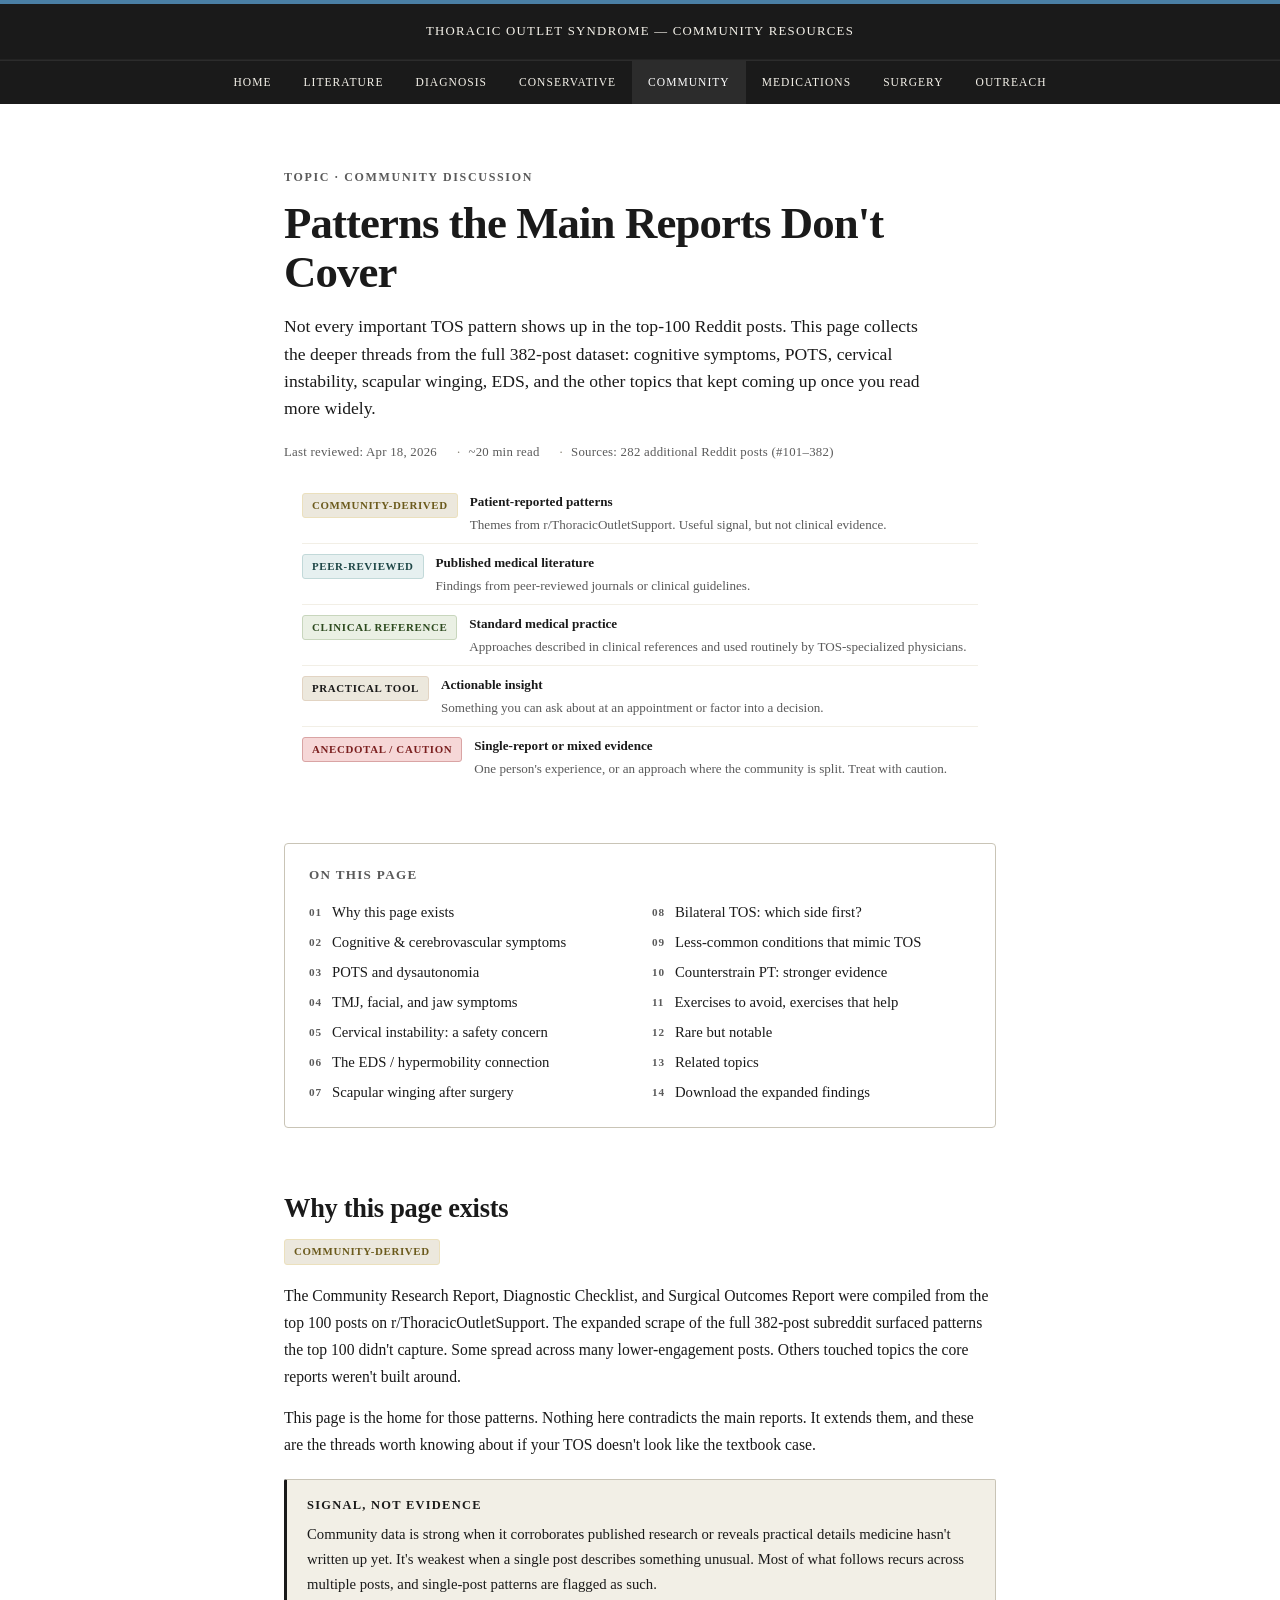
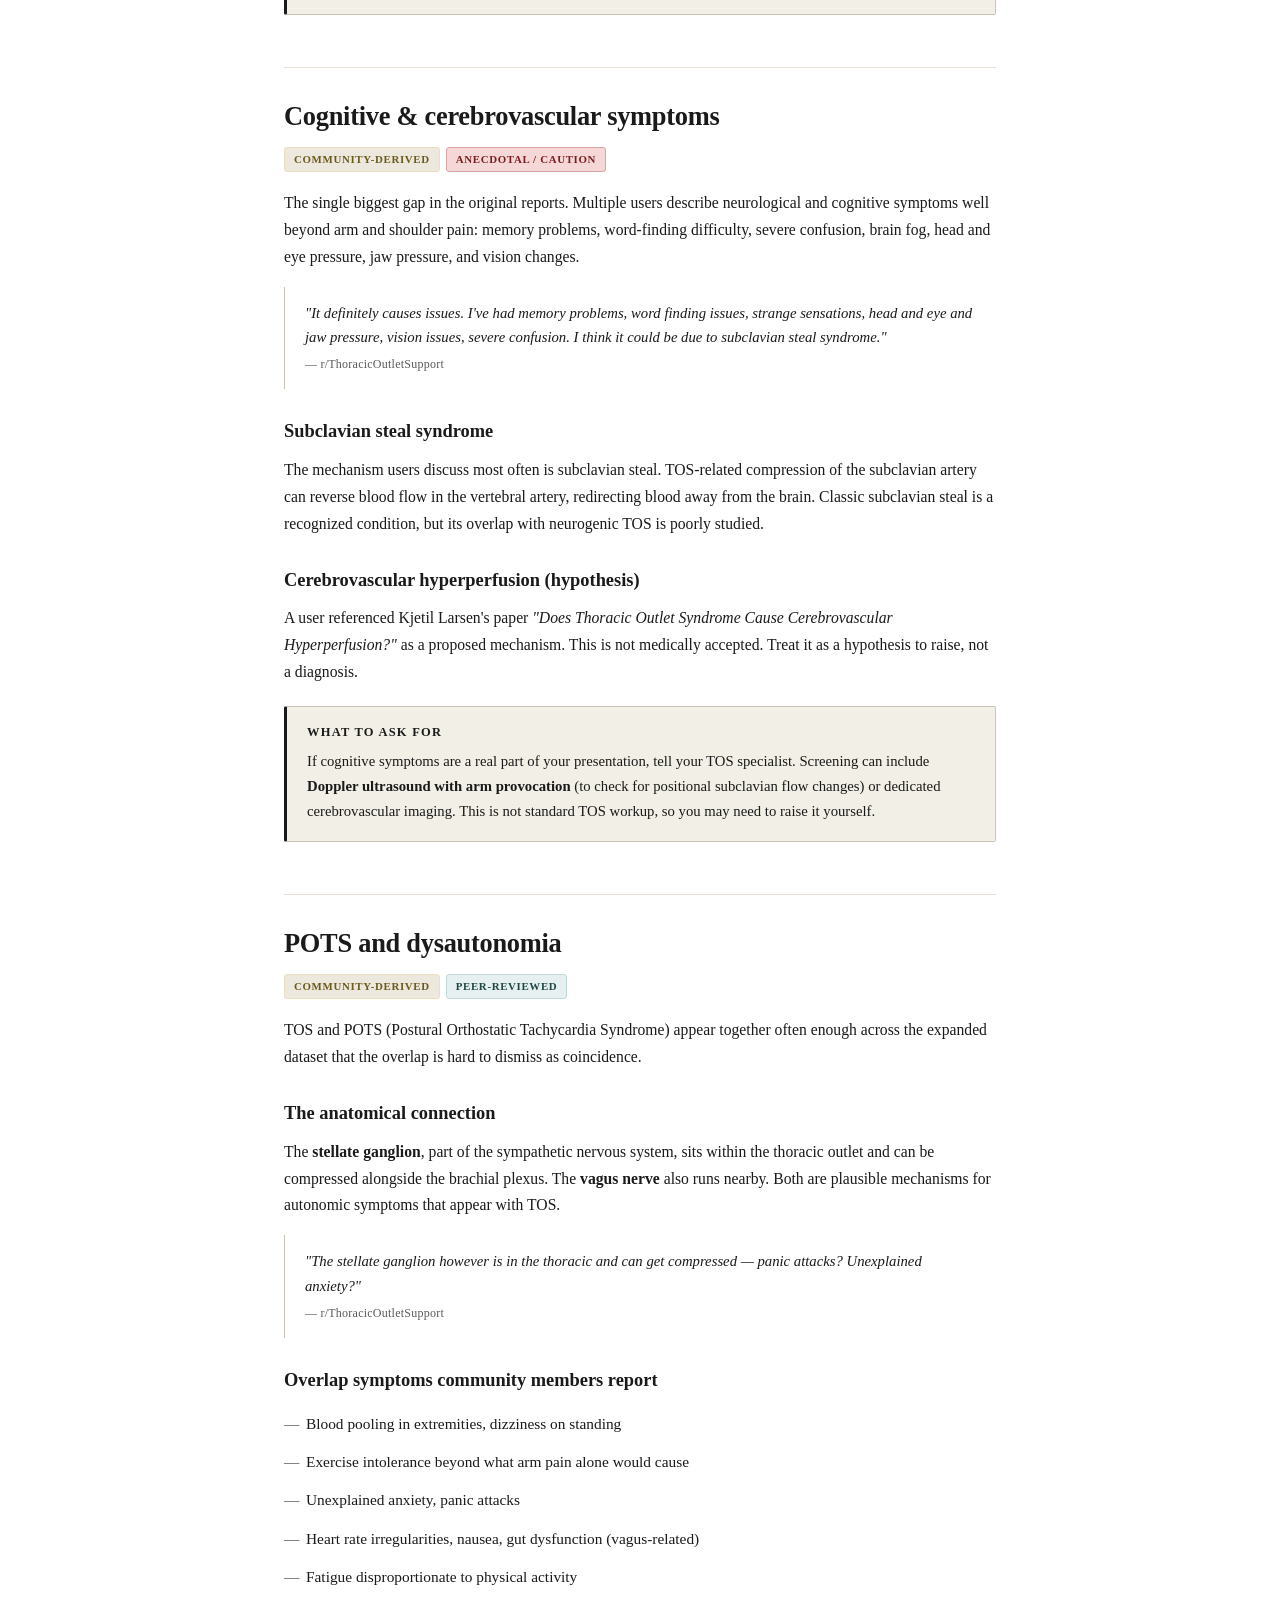
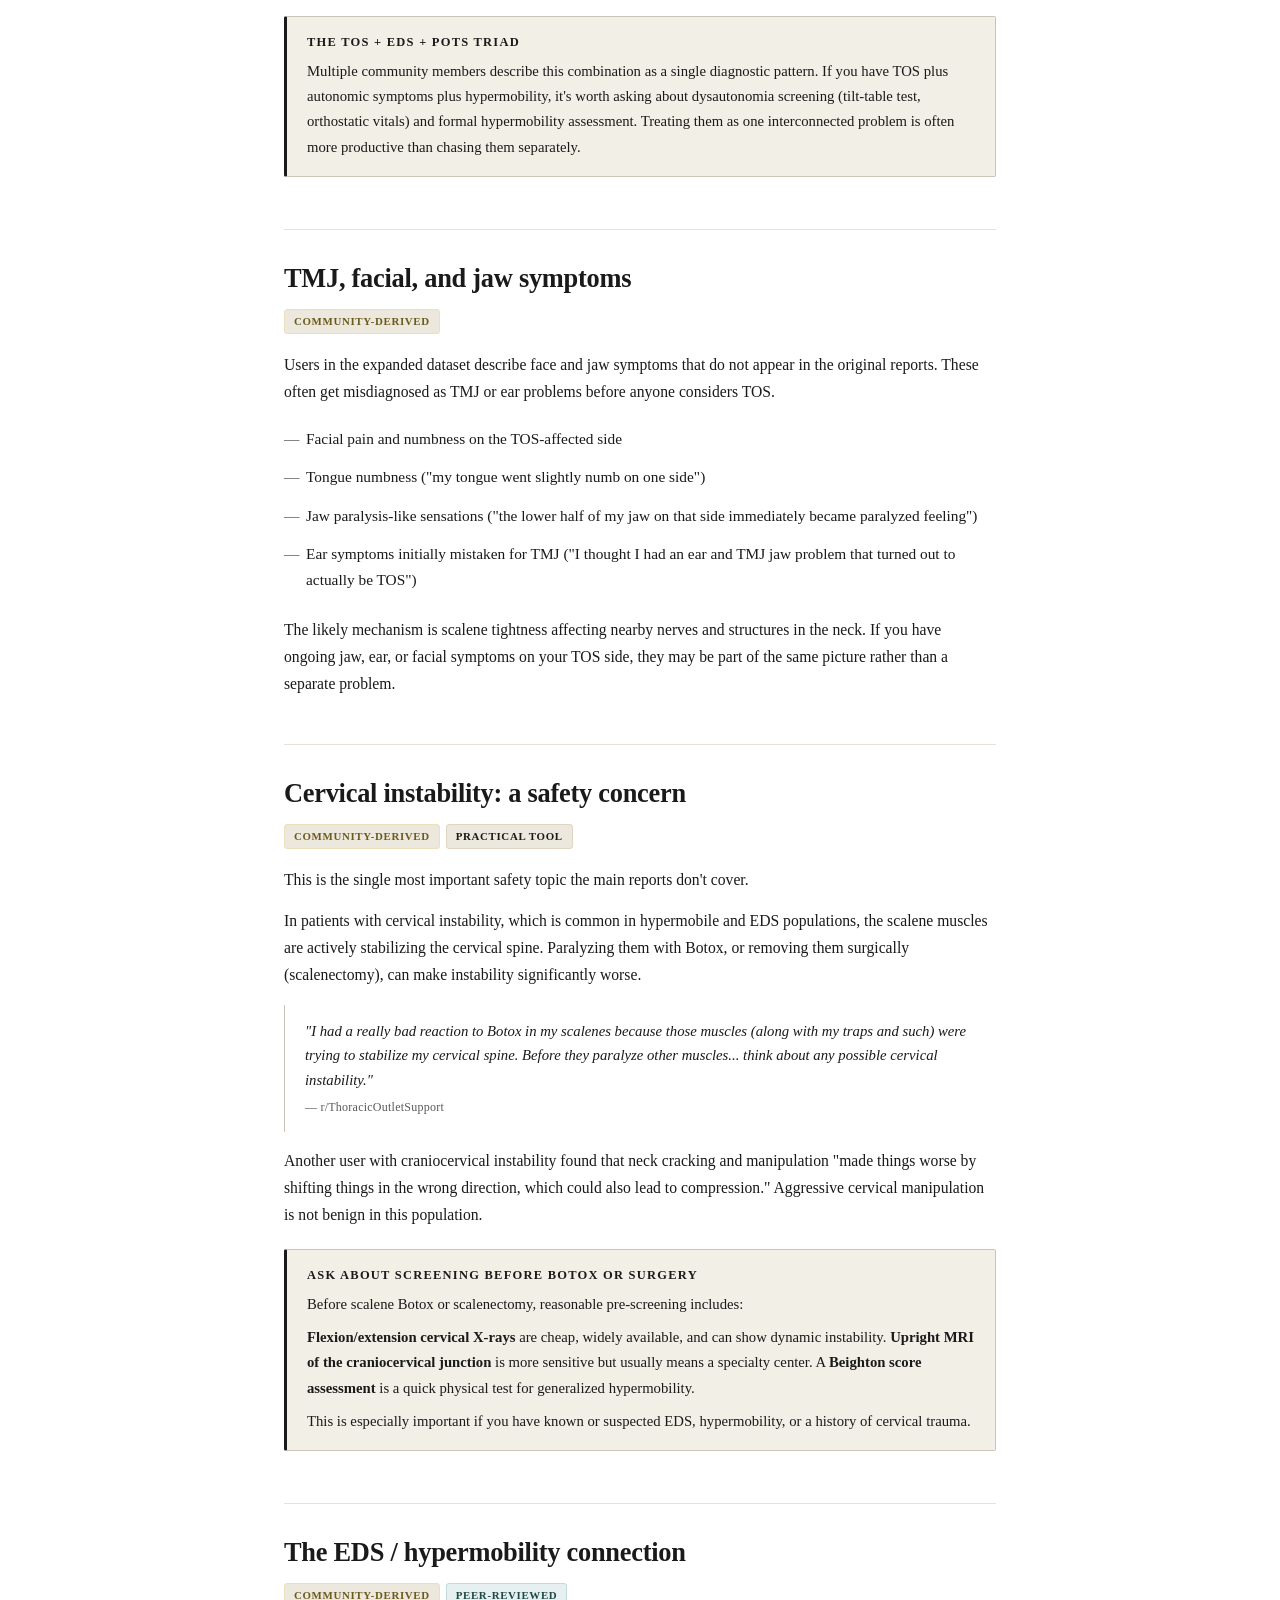
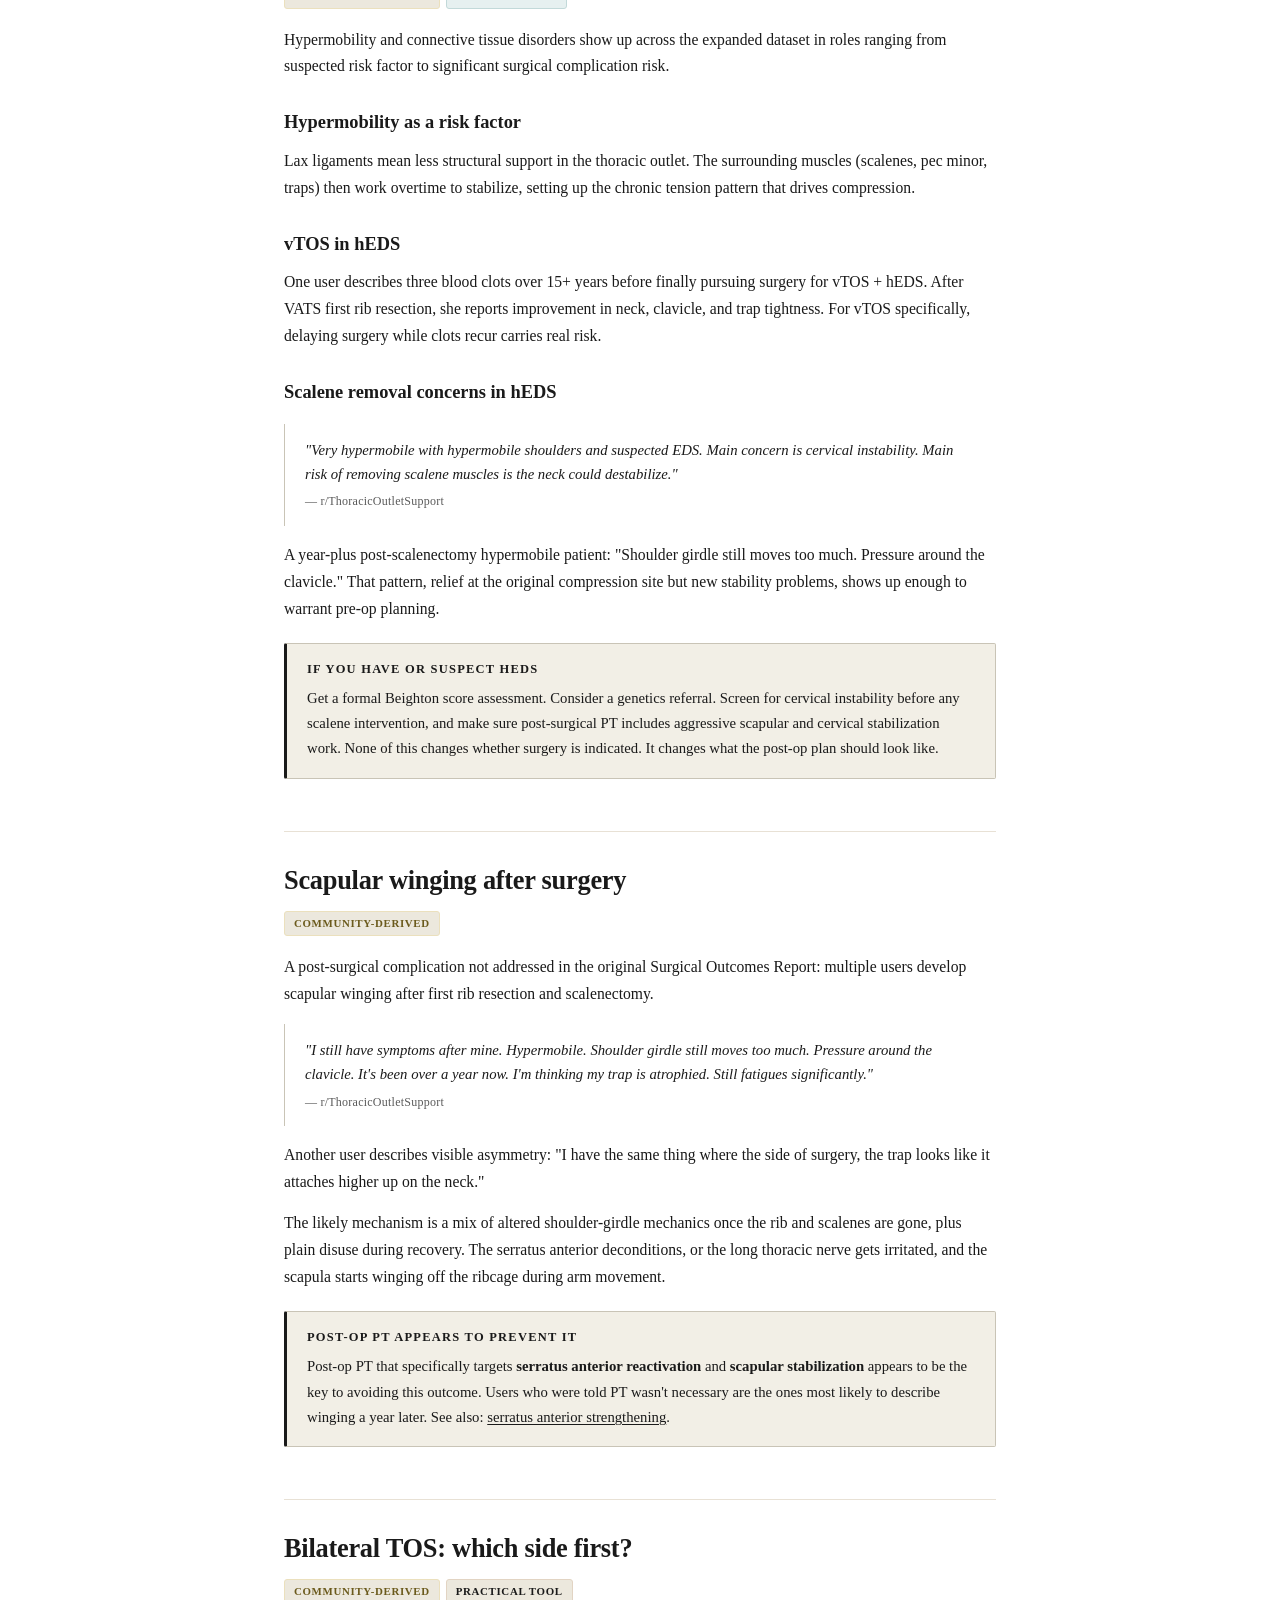
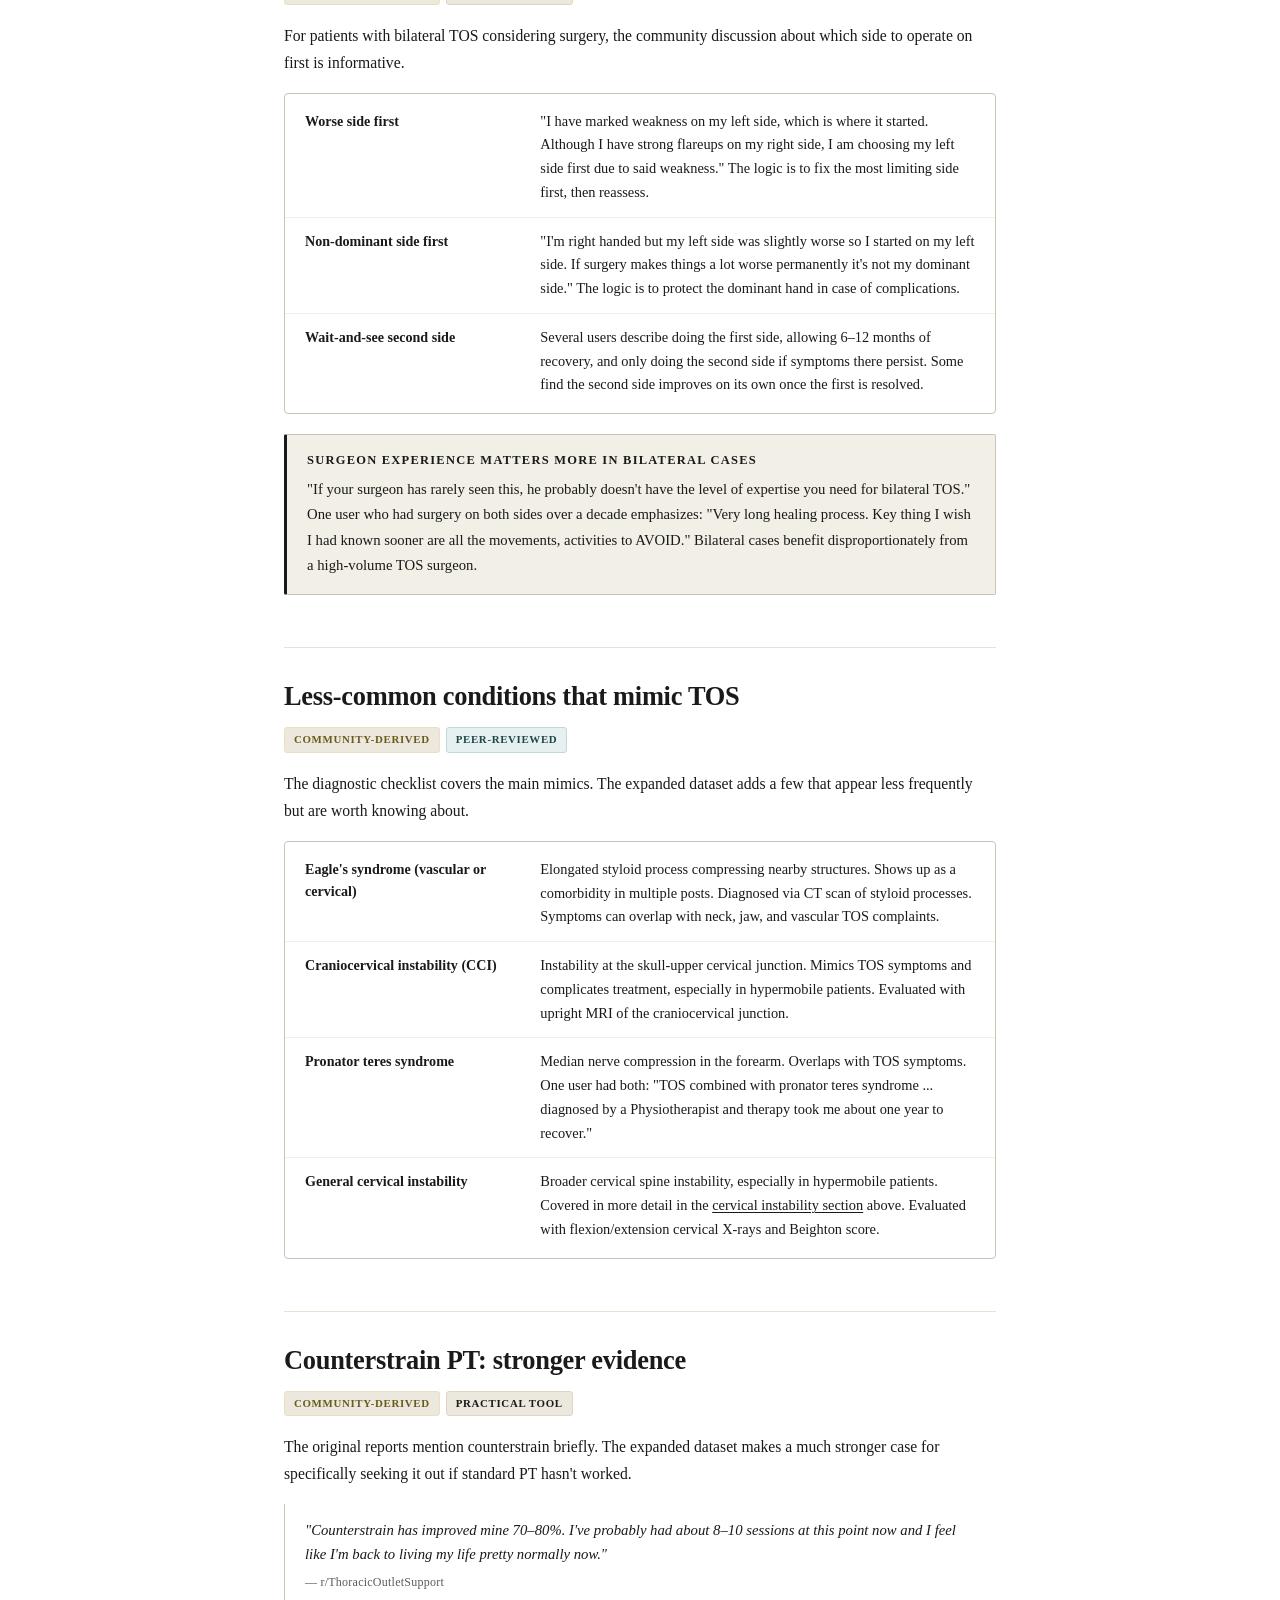
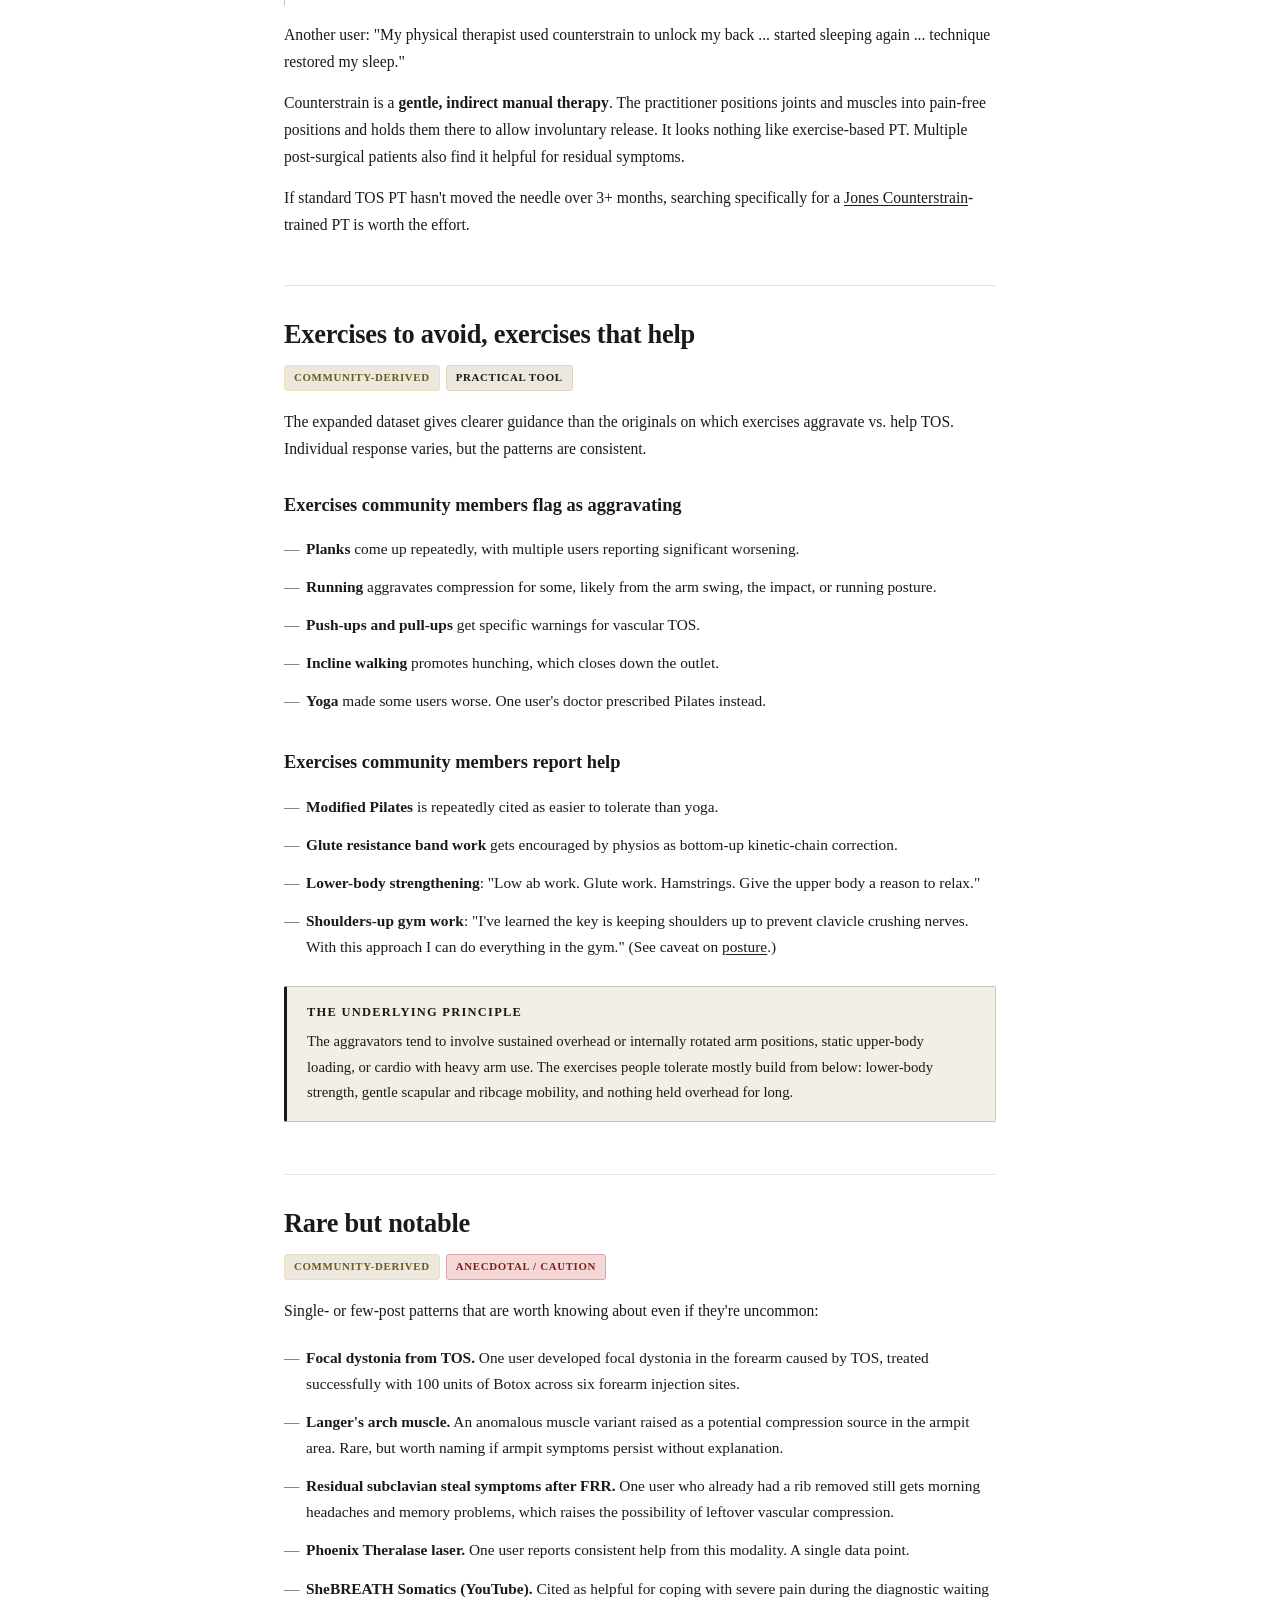
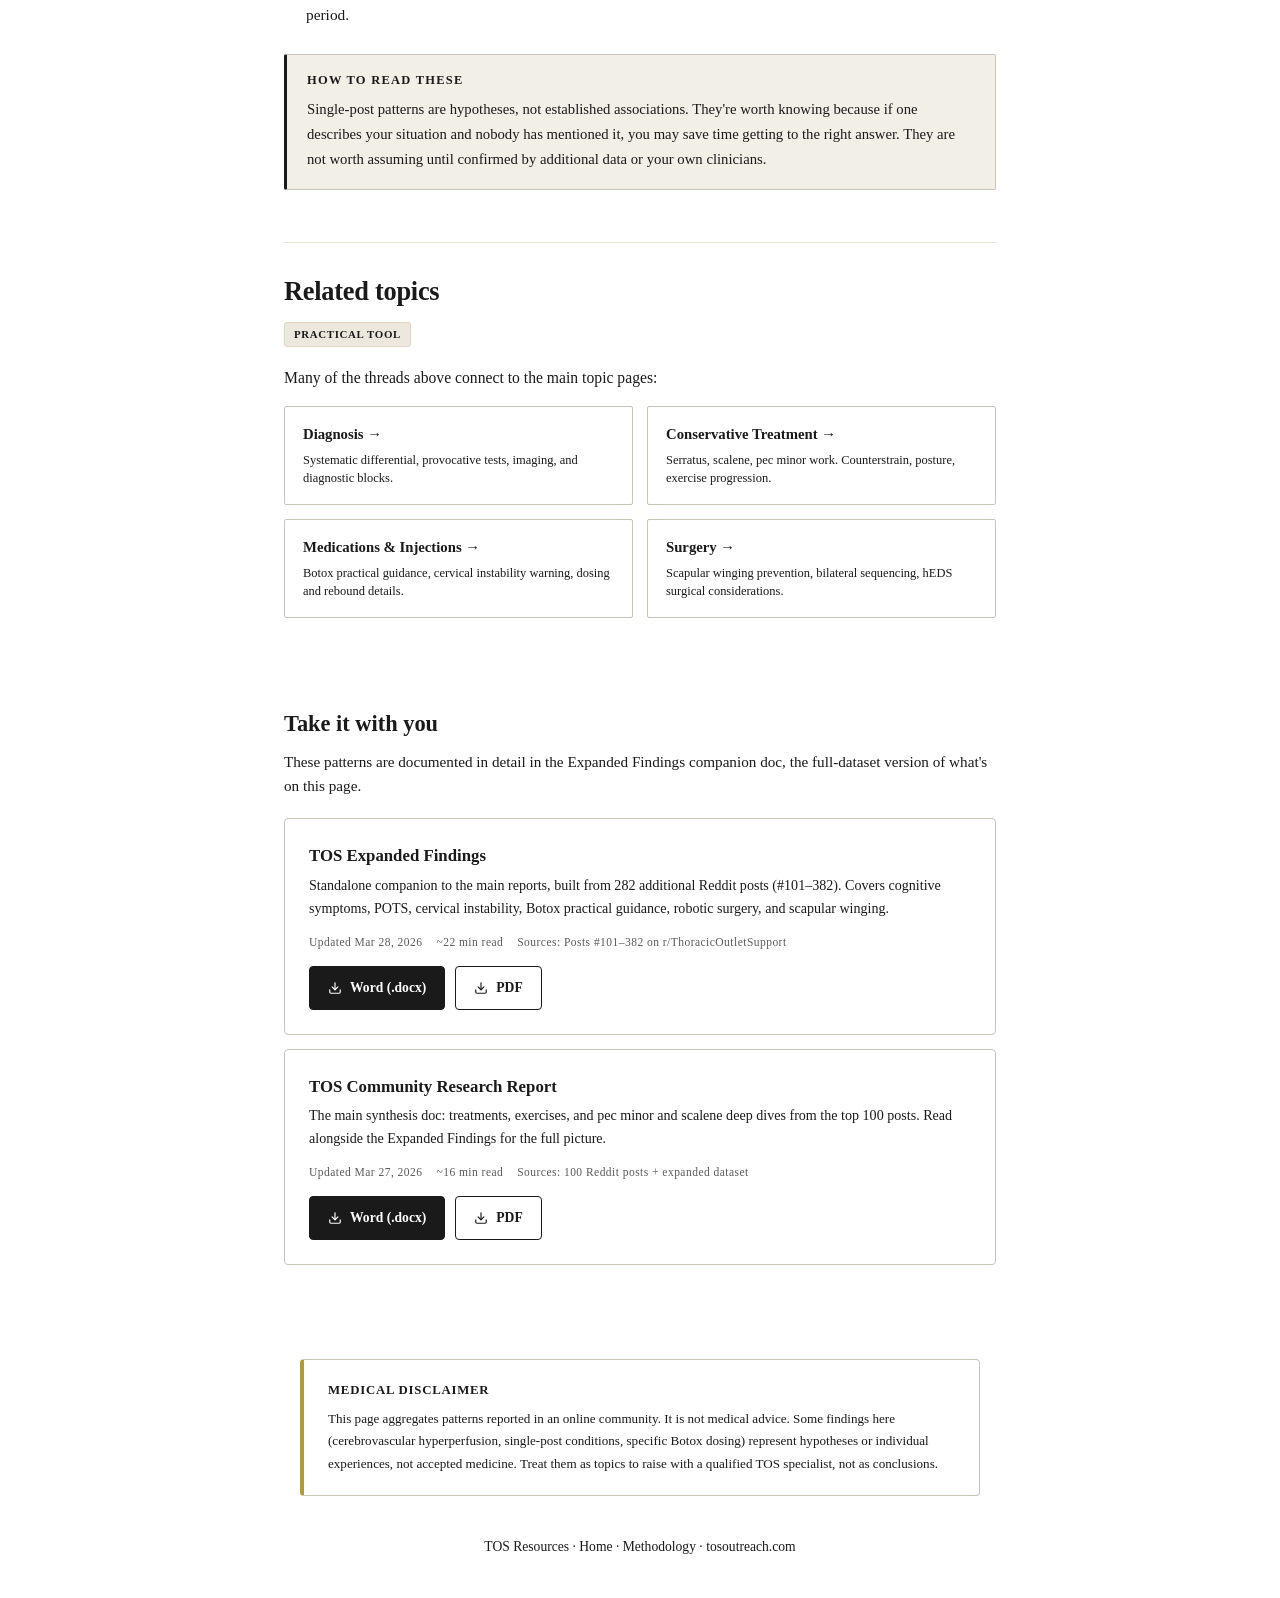
<file: community-discussion.html>
<!DOCTYPE html>
<html lang="en">
<head>
    <meta charset="UTF-8">
    <meta name="viewport" content="width=device-width, initial-scale=1.0">
    <meta name="theme-color" content="#4A7FA5">
    <title>Community Discussion — TOS Resources</title>
    <meta name="description" content="Deeper patterns from the r/ThoracicOutletSupport community: cognitive symptoms, POTS, cervical instability, EDS, scapular winging, and other topics the main reports don't cover in depth.">
    <style>
        * { margin: 0; padding: 0; box-sizing: border-box; }
        html { scroll-behavior: smooth; scroll-padding-top: 72px; }

        .fade-in { opacity: 0; transform: translateY(16px); transition: opacity 0.5s ease, transform 0.5s ease; }
        .fade-in.visible { opacity: 1; transform: translateY(0); }
        @media (prefers-reduced-motion: reduce) {
            .fade-in { opacity: 1; transform: none; transition: none; }
        }

        body {
            font-family: var(--font-sans);
            background: var(--color-bg);
            color: var(--color-text);
            font-size: 17px;
            line-height: 1.7;
            min-height: 100vh;
            display: flex;
            flex-direction: column;
            align-items: center;
        }

        h1, h2, h3, h4 { font-family: var(--font-serif); }

        .header-bar {
            width: 100%;
            background: #1c1c1c;
            padding: 16px 24px;
            text-align: center;
        }

        .header-bar span {
            font-size: 0.8rem;
            font-weight: 500;
            color: var(--color-bg);
            letter-spacing: 0.08em;
            text-transform: uppercase;
        }

        .page-nav {
            position: sticky;
            top: 0;
            z-index: 100;
            width: 100%;
            background: #1c1c1c;
            border-top: 1px solid rgba(255,255,255,0.06);
            display: flex;
            justify-content: center;
            gap: 0;
        }

        .page-nav a {
            display: block;
            padding: 12px 16px;
            color: var(--color-bg);
            text-decoration: none;
            font-size: 0.72rem;
            font-weight: 500;
            letter-spacing: 0.1em;
            text-transform: uppercase;
            transition: background 0.15s, color 0.15s;
        }

        .page-nav a:hover { background: rgba(255, 255, 255, 0.08); color: #fff; }
        .page-nav a.active { color: #fff; background: rgba(255, 255, 255, 0.05); }

        .topic-hero {
            width: 100%;
            max-width: 760px;
            padding: 64px 24px 24px;
            text-align: left;
        }

        .topic-eyebrow {
            font-size: 0.75rem;
            font-weight: 600;
            color: var(--color-text-subtle);
            letter-spacing: 0.14em;
            text-transform: uppercase;
            margin-bottom: 12px;
        }

        .topic-hero h1 {
            font-size: 2.8rem;
            font-weight: 700;
            color: var(--color-text);
            line-height: 1.1;
            letter-spacing: -0.02em;
            margin-bottom: 16px;
        }

        .topic-lede {
            font-size: 1.1rem;
            color: var(--color-text-muted);
            line-height: 1.55;
            max-width: 640px;
            margin-bottom: 20px;
        }

        .topic-meta {
            display: flex;
            gap: 20px;
            flex-wrap: wrap;
            font-size: 0.8rem;
            color: var(--color-text-subtle);
            letter-spacing: 0.02em;
        }

        .topic-meta .meta-item::before {
            content: "·";
            margin-right: 8px;
            color: var(--color-border-strong);
        }

        .topic-meta .meta-item:first-child::before { content: none; }

        .badge {
            display: inline-flex;
            align-items: center;
            gap: 5px;
            padding: 3px 9px;
            border-radius: 3px;
            font-family: var(--font-sans);
            font-size: 0.68rem;
            font-weight: 600;
            text-transform: uppercase;
            letter-spacing: 0.06em;
            vertical-align: middle;
            line-height: 1.6;
        }

        .badge::before { display: none; }

        .badge-community { background: var(--color-accent-tint); color: #6b5a1c; border: 1px solid #ebe0bd; }
        .badge-peer-reviewed { background: #e6f0f0; color: #1f4747; border: 1px solid #c2d9d9; }
        .badge-clinical { background: #eaf0e4; color: #2d4a1f; border: 1px solid #c8d6bd; }
        .badge-practical { background: var(--color-accent-tint); color: var(--color-accent); border: 1px solid #e2d4c3; }
        .badge-anecdotal { background: #f6d7d7; color: #7a1f1f; border: 1px solid #d9a4a4; }

        .badge-legend {
            width: 100%;
            max-width: 760px;
            padding: 0 24px 24px;
            font-size: 0.78rem;
            color: var(--color-text-subtle);
            line-height: 1.6;
        }

        .badge-legend details {
            background: #ffffff;
            border: 1px solid var(--color-border);
            border-radius: 4px;
            padding: 0;
        }

        .badge-legend summary {
            padding: 12px 18px;
            font-weight: 600;
            color: var(--color-text-muted);
            cursor: pointer;
            list-style: none;
            display: flex;
            align-items: center;
            gap: 8px;
        }

        .badge-legend summary::-webkit-details-marker { display: none; }
        .badge-legend summary::before { content: "▸"; font-size: 0.75rem; transition: transform 0.2s; }
        .badge-legend details[open] summary::before { transform: rotate(90deg); }

        .badge-legend-body { padding: 0 18px 16px; }

        .badge-legend-item {
            display: flex;
            gap: 12px;
            align-items: flex-start;
            padding: 8px 0;
            border-top: 1px solid var(--color-surface-alt);
        }

        .badge-legend-item:first-child { border-top: none; padding-top: 4px; }

        .badge-legend-item > .badge { flex-shrink: 0; margin-top: 2px; }
        .badge-legend-item > div { font-size: 0.82rem; }
        .badge-legend-item strong { color: var(--color-text); display: block; margin-bottom: 2px; }

        .topic-toc {
            width: 100%;
            max-width: 760px;
            padding: 16px 24px 24px;
        }

        .topic-toc-inner {
            background: #ffffff;
            border: 1px solid var(--color-border);
            border-left: 1px solid var(--color-border);
            border-radius: 4px;
            padding: 20px 24px;
        }

        .topic-toc h2 {
            font-size: 0.82rem;
            font-weight: 700;
            color: var(--color-text-subtle);
            text-transform: uppercase;
            letter-spacing: 0.1em;
            margin-bottom: 12px;
            font-family: var(--font-sans);
        }

        .topic-toc ol {
            list-style: none;
            counter-reset: toc;
            padding: 0;
            columns: 2;
            column-gap: 24px;
        }

        .topic-toc li {
            counter-increment: toc;
            padding: 4px 0;
            break-inside: avoid;
        }

        .topic-toc a {
            color: var(--color-text);
            text-decoration: none;
            font-size: 0.92rem;
            line-height: 1.5;
            display: flex;
            gap: 10px;
        }

        .topic-toc a::before {
            content: counter(toc, decimal-leading-zero);
            font-size: 0.7rem;
            color: var(--color-text-subtle);
            letter-spacing: 0.08em;
            font-weight: 600;
            font-family: var(--font-sans);
            padding-top: 3px;
        }

        .topic-toc a:hover { color: var(--color-accent); }

        .topic-content {
            width: 100%;
            max-width: 760px;
            padding: 24px;
        }

        .topic-content section {
            padding: 32px 0;
            border-top: 1px solid #e8e1d5;
        }

        .topic-content section:first-child { border-top: none; padding-top: 16px; }

        .topic-content h2 {
            font-size: 1.65rem;
            font-weight: 700;
            color: var(--color-text);
            line-height: 1.25;
            margin-bottom: 14px;
            letter-spacing: -0.01em;
        }

        .topic-content h3 {
            font-size: 1.15rem;
            font-weight: 700;
            color: var(--color-text);
            margin: 28px 0 10px;
        }

        .topic-content h4 {
            font-size: 0.95rem;
            font-weight: 700;
            color: var(--color-text);
            margin: 20px 0 6px;
            font-family: var(--font-sans);
            text-transform: uppercase;
            letter-spacing: 0.05em;
        }

        .topic-content p {
            font-size: 0.98rem;
            color: var(--color-text);
            line-height: 1.72;
            margin-bottom: 14px;
        }

        .topic-content p.section-badges {
            margin-bottom: 18px;
            display: flex;
            gap: 6px;
            flex-wrap: wrap;
        }

        .topic-content ul, .topic-content ol {
            padding-left: 0;
            list-style: none;
            margin-bottom: 18px;
        }

        .topic-content ul li, .topic-content ol li {
            font-size: 0.96rem;
            color: var(--color-text);
            line-height: 1.7;
            padding: 6px 0 6px 22px;
            position: relative;
        }

        .topic-content ul li::before {
            content: "—";
            position: absolute;
            left: 0;
            color: var(--color-text-subtle);
        }

        .topic-content ol { counter-reset: topiclist; }
        .topic-content ol li { counter-increment: topiclist; }
        .topic-content ol li::before {
            content: counter(topiclist) ".";
            position: absolute;
            left: 0;
            color: var(--color-accent);
            font-weight: 600;
        }

        .topic-content li strong { color: var(--color-text); }

        .topic-content blockquote {
            margin: 16px 0;
            padding: 14px 20px;
            background: #ffffff;
            border-left: 1px solid var(--color-border);
            border-radius: 0 4px 4px 0;
            font-size: 0.92rem;
            color: var(--color-text-muted);
            line-height: 1.65;
            font-style: italic;
        }

        .topic-content blockquote cite {
            display: block;
            font-style: normal;
            font-size: 0.75rem;
            color: var(--color-text-subtle);
            margin-top: 6px;
            letter-spacing: 0.02em;
        }

        .callout {
            background: #ffffff;
            border: 1px solid var(--color-border);
            border-left: 1px solid var(--color-border);
            border-radius: 4px;
            padding: 16px 20px;
            margin: 20px 0;
        }

        .callout-caution {
            border-left-color: var(--color-text);
            background: var(--color-accent-tint);
        }

        .callout-tip {
            border-left-color: var(--color-text);
            background: #f5f9f1;
        }

        .callout h4 {
            margin: 0 0 6px;
            font-size: 0.78rem;
            letter-spacing: 0.1em;
            color: var(--color-accent);
        }

        .callout-caution h4 { color: var(--color-text); }
        .callout-tip h4 { color: var(--color-text); }

        .callout p { font-size: 0.92rem; margin-bottom: 0; }
        .callout p + p { margin-top: 8px; }

        .data-block {
            background: #ffffff;
            border: 1px solid var(--color-border);
            border-radius: 4px;
            padding: 4px 0;
            margin: 16px 0 20px;
        }

        .data-row {
            display: grid;
            grid-template-columns: 1fr 2fr;
            gap: 18px;
            padding: 12px 20px;
            border-top: 1px solid var(--color-surface-alt);
        }

        .data-row:first-child { border-top: none; }

        .data-key {
            font-weight: 600;
            color: var(--color-text);
            font-size: 0.88rem;
        }

        .data-val {
            font-size: 0.9rem;
            color: var(--color-text-muted);
            line-height: 1.65;
        }

        .topic-related {
            width: 100%;
            max-width: 760px;
            padding: 32px 24px 8px;
        }

        .topic-related h2 {
            font-size: 1rem;
            font-weight: 700;
            color: var(--color-text-subtle);
            letter-spacing: 0.1em;
            text-transform: uppercase;
            margin-bottom: 14px;
            font-family: var(--font-sans);
        }

        .related-grid {
            display: grid;
            grid-template-columns: repeat(2, 1fr);
            gap: 14px;
        }

        .related-card {
            display: flex;
            flex-direction: column;
            gap: 4px;
            padding: 16px 18px;
            background: #ffffff;
            border: 1px solid var(--color-border);
            border-left: 1px solid var(--color-border);
            border-radius: 4px;
            text-decoration: none;
            transition: border-color 0.2s, transform 0.15s;
        }

        .related-card:hover { border-color: var(--color-border-strong); transform: translateY(-1px); }

        .related-card strong {
            font-size: 0.92rem;
            color: var(--color-text);
            display: block;
        }

        .related-card span {
            font-size: 0.78rem;
            color: var(--color-text-muted);
            line-height: 1.5;
        }

        .topic-downloads {
            width: 100%;
            max-width: 760px;
            padding: 32px 24px;
        }

        .topic-downloads h2 {
            font-size: 1.4rem;
            font-weight: 700;
            color: var(--color-text);
            margin-bottom: 8px;
        }

        .topic-downloads > p {
            font-size: 0.95rem;
            color: var(--color-text-muted);
            margin-bottom: 20px;
            line-height: 1.6;
        }

        .dl-card {
            background: #ffffff;
            border: 1px solid var(--color-border);
            border-left: 1px solid var(--color-border);
            border-radius: 4px;
            padding: 24px;
            margin-bottom: 14px;
        }

        .dl-card h3 {
            font-size: 1.05rem;
            font-weight: 700;
            color: var(--color-text);
            margin-bottom: 4px;
        }

        .dl-card p {
            font-size: 0.88rem;
            color: var(--color-text-muted);
            margin-bottom: 14px;
            line-height: 1.6;
        }

        .dl-card .dl-meta {
            display: flex;
            gap: 14px;
            flex-wrap: wrap;
            font-size: 0.72rem;
            color: var(--color-text-subtle);
            letter-spacing: 0.04em;
            margin-bottom: 14px;
        }

        .dl-buttons {
            display: flex;
            gap: 10px;
            flex-wrap: wrap;
        }

        .dl-btn {
            display: inline-flex;
            align-items: center;
            gap: 8px;
            padding: 10px 18px;
            font-size: 0.85rem;
            font-weight: 600;
            border-radius: 4px;
            text-decoration: none;
            background: var(--color-accent);
            color: #fff;
            border: 1.5px solid var(--color-accent);
            transition: background 0.15s;
        }

        .dl-btn:hover { background: var(--color-accent-hover); }

        .dl-btn-pdf {
            background: transparent;
            color: var(--color-accent);
        }

        .dl-btn-pdf:hover { background: var(--color-accent); color: #fff; }

        .dl-btn svg { width: 14px; height: 14px; }

        .disclaimer {
            max-width: 680px;
            margin: 48px auto 0;
            padding: 20px 24px;
            background: #ffffff;
            border: 1px solid var(--color-border);
            border-left: 4px solid #b09a3a;
            border-radius: 4px;
        }

        .disclaimer h3 {
            font-size: 0.8rem;
            font-weight: 700;
            color: var(--color-text);
            text-transform: uppercase;
            letter-spacing: 0.06em;
            margin-bottom: 8px;
            font-family: var(--font-sans);
        }

        .disclaimer p { font-size: 0.82rem; color: var(--color-text-muted); line-height: 1.7; }

        footer {
            margin-top: auto;
            padding: 40px 24px;
            text-align: center;
            color: var(--color-text-subtle);
            font-size: 0.85rem;
        }

        footer a { color: var(--color-accent); text-decoration: none; }

        .back-to-top {
            position: fixed;
            bottom: 28px;
            right: 28px;
            width: 44px;
            height: 44px;
            border-radius: 50%;
            background: var(--color-accent);
            color: #fff;
            border: none;
            opacity: 0;
            pointer-events: none;
            transition: opacity 0.2s, background 0.2s;
            display: flex;
            align-items: center;
            justify-content: center;
            cursor: pointer;
            z-index: 40;
        }

        .back-to-top.visible { opacity: 1; pointer-events: auto; }
        .back-to-top:hover { background: var(--color-accent-hover); }

        @media (max-width: 640px) {
            .topic-hero { padding: 40px 20px 16px; }
            .topic-hero h1 { font-size: 2rem; }
            .topic-lede { font-size: 1rem; }
            .topic-toc { padding: 12px 20px 20px; }
            .topic-toc ol { columns: 1; }
            .topic-content { padding: 20px; }
            .topic-content h2 { font-size: 1.35rem; }
            .topic-content h3 { font-size: 1.05rem; }
            .related-grid { grid-template-columns: 1fr; }
            .data-row { grid-template-columns: 1fr; gap: 4px; padding: 10px 16px; }
            .disclaimer { margin-left: 20px; margin-right: 20px; padding: 16px 18px; }
            .back-to-top { bottom: 20px; right: 20px; width: 44px; height: 44px; }
            .topic-downloads { padding: 24px 20px; }
            .dl-card { padding: 20px; }
        }

        @media (min-width: 768px) {
            .related-grid { grid-template-columns: repeat(2, 1fr); }
        }

        /* Critical fallback — keeps the page rendering if css/site.css
           is blocked or cached as a stale 404. site.css below re-declares
           these tokens and provides the full drawer styling. */
        :root {
            --color-bg: #ffffff;
            --color-text: #1a1a1a;
            --color-text-muted: #1a1a1a;
            --color-text-subtle: #5a5a5a;
            --color-border: #c9c4b6;
            --color-border-strong: #8a8578;
            --color-accent: #1a1a1a;
            --color-accent-hover: #4a4a4a;
            --color-accent-tint: #ece8dd;
            --color-surface-alt: #f2efe6;
            --font-serif: "Times New Roman", Times, Georgia, serif;
            --font-sans: "Times New Roman", Times, Georgia, serif;
        }
        .drawer, .drawer-backdrop { display: none; }
        body.drawer-open .drawer { display: flex; flex-direction: column; }
        body.drawer-open .drawer-backdrop { display: block; }
        .nav-toggle { display: none; }
        @media (max-width: 899px) {
            .nav-toggle { display: inline-flex; }
            .page-nav { display: none; }
        }
    </style>
    <link rel="stylesheet" href="css/site.css?v=20260513">
</head>
<body>
    <div class="reading-progress" aria-hidden="true"></div>
    <button class="back-to-top" id="back-to-top" aria-label="Back to top">
        <svg width="18" height="18" viewBox="0 0 24 24" fill="none" stroke="currentColor" stroke-width="2.5" stroke-linecap="round" stroke-linejoin="round"><polyline points="18 15 12 9 6 15"/></svg>
    </button>

    <div class="header-bar">
        <span>Thoracic Outlet Syndrome — Community Resources</span>
        <button class="nav-toggle" aria-label="Open menu" aria-expanded="false" aria-controls="site-drawer">
            <svg viewBox="0 0 24 24" fill="none" stroke="currentColor" stroke-width="2" stroke-linecap="round" aria-hidden="true"><line x1="3" y1="6" x2="21" y2="6"/><line x1="3" y1="12" x2="21" y2="12"/><line x1="3" y1="18" x2="21" y2="18"/></svg>
        </button>
    </div>

    <nav class="page-nav">
        <a href="index.html">Home</a>
        <a href="literature.html">Literature</a>
        <a href="diagnosis.html">Diagnosis</a>
        <a href="conservative.html">Conservative</a>
        <a href="community-discussion.html" class="active">Community</a>
        <a href="medications.html">Medications</a>
        <a href="surgery.html">Surgery</a>
        <a href="outreach.html">Outreach</a>
    </nav>

    <div class="drawer-backdrop" aria-hidden="true"></div>
    <aside class="drawer" id="site-drawer" role="dialog" aria-modal="true" aria-labelledby="drawer-title" aria-hidden="true">
        <div class="drawer-header">
            <span class="drawer-title" id="drawer-title">TOS Resources</span>
            <button class="drawer-close" aria-label="Close menu">
                <svg viewBox="0 0 24 24" fill="none" stroke="currentColor" stroke-width="2" stroke-linecap="round" aria-hidden="true"><line x1="6" y1="6" x2="18" y2="18"/><line x1="18" y1="6" x2="6" y2="18"/></svg>
            </button>
        </div>
        <nav aria-label="Primary">
            <a href="index.html">Home</a>
            <a href="literature.html">Literature</a>
            <a href="diagnosis.html">Diagnosis</a>
            <a href="conservative.html">Conservative</a>
            <a href="community-discussion.html" class="active">Community</a>
            <a href="medications.html">Medications</a>
            <a href="surgery.html">Surgery</a>
            <a href="outreach.html">Outreach</a>
        </nav>
        <hr class="drawer-divider">
        <span class="drawer-section-label drawer-onpage-label">On this page</span>
        <nav class="drawer-onpage" aria-label="On this page"></nav>
        <div class="drawer-footer">
            <a href="methodology.html">Methodology & Transparency →</a>
        </div>
    </aside>

    <header class="topic-hero">
        <p class="topic-eyebrow">Topic · Community Discussion</p>
        <h1>Patterns the Main Reports Don't Cover</h1>
        <p class="topic-lede">Not every important TOS pattern shows up in the top-100 Reddit posts. This page collects the deeper threads from the full 382-post dataset: cognitive symptoms, POTS, cervical instability, scapular winging, EDS, and the other topics that kept coming up once you read more widely.</p>
        <div class="topic-meta">
            <span class="meta-item">Last reviewed: Apr 18, 2026</span>
            <span class="meta-item">~20 min read</span>
            <span class="meta-item">Sources: 282 additional Reddit posts (#101–382)</span>
        </div>
    </header>

    <div class="badge-legend">
        <details data-mobile-only>
            <summary>About the badges on this page</summary>
            <div class="badge-legend-body">
                <div class="badge-legend-item">
                    <span class="badge badge-community">Community-derived</span>
                    <div><strong>Patient-reported patterns</strong>Themes from r/ThoracicOutletSupport. Useful signal, but not clinical evidence.</div>
                </div>
                <div class="badge-legend-item">
                    <span class="badge badge-peer-reviewed">Peer-reviewed</span>
                    <div><strong>Published medical literature</strong>Findings from peer-reviewed journals or clinical guidelines.</div>
                </div>
                <div class="badge-legend-item">
                    <span class="badge badge-clinical">Clinical reference</span>
                    <div><strong>Standard medical practice</strong>Approaches described in clinical references and used routinely by TOS-specialized physicians.</div>
                </div>
                <div class="badge-legend-item">
                    <span class="badge badge-practical">Practical tool</span>
                    <div><strong>Actionable insight</strong>Something you can ask about at an appointment or factor into a decision.</div>
                </div>
                <div class="badge-legend-item">
                    <span class="badge badge-anecdotal">Anecdotal / caution</span>
                    <div><strong>Single-report or mixed evidence</strong>One person's experience, or an approach where the community is split. Treat with caution.</div>
                </div>
            </div>
        </details>
    </div>

    <nav class="topic-toc" aria-label="On this page">
        <div class="topic-toc-inner">
            <h2>On this page</h2>
            <ol>
                <li><a href="#why">Why this page exists</a></li>
                <li><a href="#cognitive">Cognitive &amp; cerebrovascular symptoms</a></li>
                <li><a href="#pots">POTS and dysautonomia</a></li>
                <li><a href="#tmj">TMJ, facial, and jaw symptoms</a></li>
                <li><a href="#cervical">Cervical instability: a safety concern</a></li>
                <li><a href="#eds">The EDS / hypermobility connection</a></li>
                <li><a href="#scapular">Scapular winging after surgery</a></li>
                <li><a href="#bilateral">Bilateral TOS: which side first?</a></li>
                <li><a href="#mimics">Less-common conditions that mimic TOS</a></li>
                <li><a href="#counterstrain">Counterstrain PT: stronger evidence</a></li>
                <li><a href="#exercises">Exercises to avoid, exercises that help</a></li>
                <li><a href="#rare">Rare but notable</a></li>
                <li><a href="#related">Related topics</a></li>
                <li><a href="#downloads">Download the expanded findings</a></li>
            </ol>
        </div>
    </nav>

    <article class="topic-content">
        <section id="why">
            <h2>Why this page exists</h2>
            <p class="section-badges"><span class="badge badge-community">Community-derived</span></p>
            <p>The Community Research Report, Diagnostic Checklist, and Surgical Outcomes Report were compiled from the top 100 posts on r/ThoracicOutletSupport. The expanded scrape of the full 382-post subreddit surfaced patterns the top 100 didn't capture. Some spread across many lower-engagement posts. Others touched topics the core reports weren't built around.</p>
            <p>This page is the home for those patterns. Nothing here contradicts the main reports. It extends them, and these are the threads worth knowing about if your TOS doesn't look like the textbook case.</p>
            <div class="callout">
                <h4>Signal, not evidence</h4>
                <p>Community data is strong when it corroborates published research or reveals practical details medicine hasn't written up yet. It's weakest when a single post describes something unusual. Most of what follows recurs across multiple posts, and single-post patterns are flagged as such.</p>
            </div>
        </section>

        <section id="cognitive">
            <h2>Cognitive &amp; cerebrovascular symptoms</h2>
            <p class="section-badges"><span class="badge badge-community">Community-derived</span><span class="badge badge-anecdotal">Anecdotal / caution</span></p>
            <p>The single biggest gap in the original reports. Multiple users describe neurological and cognitive symptoms well beyond arm and shoulder pain: memory problems, word-finding difficulty, severe confusion, brain fog, head and eye pressure, jaw pressure, and vision changes.</p>

            <blockquote>
                "It definitely causes issues. I've had memory problems, word finding issues, strange sensations, head and eye and jaw pressure, vision issues, severe confusion. I think it could be due to subclavian steal syndrome."
                <cite>— r/ThoracicOutletSupport</cite>
            </blockquote>

            <h3>Subclavian steal syndrome</h3>
            <p>The mechanism users discuss most often is subclavian steal. TOS-related compression of the subclavian artery can reverse blood flow in the vertebral artery, redirecting blood away from the brain. Classic subclavian steal is a recognized condition, but its overlap with neurogenic TOS is poorly studied.</p>

            <h3>Cerebrovascular hyperperfusion (hypothesis)</h3>
            <p>A user referenced Kjetil Larsen's paper <em>"Does Thoracic Outlet Syndrome Cause Cerebrovascular Hyperperfusion?"</em> as a proposed mechanism. This is not medically accepted. Treat it as a hypothesis to raise, not a diagnosis.</p>

            <div class="callout callout-tip">
                <h4>What to ask for</h4>
                <p>If cognitive symptoms are a real part of your presentation, tell your TOS specialist. Screening can include <strong>Doppler ultrasound with arm provocation</strong> (to check for positional subclavian flow changes) or dedicated cerebrovascular imaging. This is not standard TOS workup, so you may need to raise it yourself.</p>
            </div>
        </section>

        <section id="pots">
            <h2>POTS and dysautonomia</h2>
            <p class="section-badges"><span class="badge badge-community">Community-derived</span><span class="badge badge-peer-reviewed">Peer-reviewed</span></p>
            <p>TOS and POTS (Postural Orthostatic Tachycardia Syndrome) appear together often enough across the expanded dataset that the overlap is hard to dismiss as coincidence.</p>

            <h3>The anatomical connection</h3>
            <p>The <strong>stellate ganglion</strong>, part of the sympathetic nervous system, sits within the thoracic outlet and can be compressed alongside the brachial plexus. The <strong>vagus nerve</strong> also runs nearby. Both are plausible mechanisms for autonomic symptoms that appear with TOS.</p>

            <blockquote>
                "The stellate ganglion however is in the thoracic and can get compressed — panic attacks? Unexplained anxiety?"
                <cite>— r/ThoracicOutletSupport</cite>
            </blockquote>

            <h3>Overlap symptoms community members report</h3>
            <ul>
                <li>Blood pooling in extremities, dizziness on standing</li>
                <li>Exercise intolerance beyond what arm pain alone would cause</li>
                <li>Unexplained anxiety, panic attacks</li>
                <li>Heart rate irregularities, nausea, gut dysfunction (vagus-related)</li>
                <li>Fatigue disproportionate to physical activity</li>
            </ul>

            <div class="callout">
                <h4>The TOS + EDS + POTS triad</h4>
                <p>Multiple community members describe this combination as a single diagnostic pattern. If you have TOS plus autonomic symptoms plus hypermobility, it's worth asking about dysautonomia screening (tilt-table test, orthostatic vitals) and formal hypermobility assessment. Treating them as one interconnected problem is often more productive than chasing them separately.</p>
            </div>
        </section>

        <section id="tmj">
            <details class="section-collapse" data-mobile-only>
            <summary>TMJ, facial, and jaw symptoms</summary>
            <p class="section-badges"><span class="badge badge-community">Community-derived</span></p>
            <p>Users in the expanded dataset describe face and jaw symptoms that do not appear in the original reports. These often get misdiagnosed as TMJ or ear problems before anyone considers TOS.</p>

            <ul>
                <li>Facial pain and numbness on the TOS-affected side</li>
                <li>Tongue numbness ("my tongue went slightly numb on one side")</li>
                <li>Jaw paralysis-like sensations ("the lower half of my jaw on that side immediately became paralyzed feeling")</li>
                <li>Ear symptoms initially mistaken for TMJ ("I thought I had an ear and TMJ jaw problem that turned out to actually be TOS")</li>
            </ul>

            <p>The likely mechanism is scalene tightness affecting nearby nerves and structures in the neck. If you have ongoing jaw, ear, or facial symptoms on your TOS side, they may be part of the same picture rather than a separate problem.</p>
            </details>
        </section>

        <section id="cervical">
            <h2>Cervical instability: a safety concern</h2>
            <p class="section-badges"><span class="badge badge-community">Community-derived</span><span class="badge badge-practical">Practical tool</span></p>
            <p>This is the single most important safety topic the main reports don't cover.</p>

            <p>In patients with cervical instability, which is common in hypermobile and EDS populations, the scalene muscles are actively stabilizing the cervical spine. Paralyzing them with Botox, or removing them surgically (scalenectomy), can make instability significantly worse.</p>

            <blockquote>
                "I had a really bad reaction to Botox in my scalenes because those muscles (along with my traps and such) were trying to stabilize my cervical spine. Before they paralyze other muscles... think about any possible cervical instability."
                <cite>— r/ThoracicOutletSupport</cite>
            </blockquote>

            <p>Another user with craniocervical instability found that neck cracking and manipulation "made things worse by shifting things in the wrong direction, which could also lead to compression." Aggressive cervical manipulation is not benign in this population.</p>

            <div class="callout callout-caution">
                <h4>Ask about screening before Botox or surgery</h4>
                <p>Before scalene Botox or scalenectomy, reasonable pre-screening includes:</p>
                <p><strong>Flexion/extension cervical X-rays</strong> are cheap, widely available, and can show dynamic instability. <strong>Upright MRI of the craniocervical junction</strong> is more sensitive but usually means a specialty center. A <strong>Beighton score assessment</strong> is a quick physical test for generalized hypermobility.</p>
                <p>This is especially important if you have known or suspected EDS, hypermobility, or a history of cervical trauma.</p>
            </div>
        </section>

        <section id="eds">
            <details class="section-collapse" data-mobile-only>
            <summary>The EDS / hypermobility connection</summary>
            <p class="section-badges"><span class="badge badge-community">Community-derived</span><span class="badge badge-peer-reviewed">Peer-reviewed</span></p>
            <p>Hypermobility and connective tissue disorders show up across the expanded dataset in roles ranging from suspected risk factor to significant surgical complication risk.</p>

            <h3>Hypermobility as a risk factor</h3>
            <p>Lax ligaments mean less structural support in the thoracic outlet. The surrounding muscles (scalenes, pec minor, traps) then work overtime to stabilize, setting up the chronic tension pattern that drives compression.</p>

            <h3>vTOS in hEDS</h3>
            <p>One user describes three blood clots over 15+ years before finally pursuing surgery for vTOS + hEDS. After VATS first rib resection, she reports improvement in neck, clavicle, and trap tightness. For vTOS specifically, delaying surgery while clots recur carries real risk.</p>

            <h3>Scalene removal concerns in hEDS</h3>
            <blockquote>
                "Very hypermobile with hypermobile shoulders and suspected EDS. Main concern is cervical instability. Main risk of removing scalene muscles is the neck could destabilize."
                <cite>— r/ThoracicOutletSupport</cite>
            </blockquote>
            <p>A year-plus post-scalenectomy hypermobile patient: "Shoulder girdle still moves too much. Pressure around the clavicle." That pattern, relief at the original compression site but new stability problems, shows up enough to warrant pre-op planning.</p>

            <div class="callout callout-tip">
                <h4>If you have or suspect hEDS</h4>
                <p>Get a formal Beighton score assessment. Consider a genetics referral. Screen for cervical instability before any scalene intervention, and make sure post-surgical PT includes aggressive scapular and cervical stabilization work. None of this changes whether surgery is indicated. It changes what the post-op plan should look like.</p>
            </div>
            </details>
        </section>

        <section id="scapular">
            <details class="section-collapse" data-mobile-only>
            <summary>Scapular winging after surgery</summary>
            <p class="section-badges"><span class="badge badge-community">Community-derived</span></p>
            <p>A post-surgical complication not addressed in the original Surgical Outcomes Report: multiple users develop scapular winging after first rib resection and scalenectomy.</p>

            <blockquote>
                "I still have symptoms after mine. Hypermobile. Shoulder girdle still moves too much. Pressure around the clavicle. It's been over a year now. I'm thinking my trap is atrophied. Still fatigues significantly."
                <cite>— r/ThoracicOutletSupport</cite>
            </blockquote>

            <p>Another user describes visible asymmetry: "I have the same thing where the side of surgery, the trap looks like it attaches higher up on the neck."</p>

            <p>The likely mechanism is a mix of altered shoulder-girdle mechanics once the rib and scalenes are gone, plus plain disuse during recovery. The serratus anterior deconditions, or the long thoracic nerve gets irritated, and the scapula starts winging off the ribcage during arm movement.</p>

            <div class="callout callout-tip">
                <h4>Post-op PT appears to prevent it</h4>
                <p>Post-op PT that specifically targets <strong>serratus anterior reactivation</strong> and <strong>scapular stabilization</strong> appears to be the key to avoiding this outcome. Users who were told PT wasn't necessary are the ones most likely to describe winging a year later. See also: <a href="conservative.html#serratus">serratus anterior strengthening</a>.</p>
            </div>
            </details>
        </section>

        <section id="bilateral">
            <details class="section-collapse" data-mobile-only>
            <summary>Bilateral TOS: which side first?</summary>
            <p class="section-badges"><span class="badge badge-community">Community-derived</span><span class="badge badge-practical">Practical tool</span></p>
            <p>For patients with bilateral TOS considering surgery, the community discussion about which side to operate on first is informative.</p>

            <div class="data-block">
                <div class="data-row">
                    <div class="data-key">Worse side first</div>
                    <div class="data-val">"I have marked weakness on my left side, which is where it started. Although I have strong flareups on my right side, I am choosing my left side first due to said weakness." The logic is to fix the most limiting side first, then reassess.</div>
                </div>
                <div class="data-row">
                    <div class="data-key">Non-dominant side first</div>
                    <div class="data-val">"I'm right handed but my left side was slightly worse so I started on my left side. If surgery makes things a lot worse permanently it's not my dominant side." The logic is to protect the dominant hand in case of complications.</div>
                </div>
                <div class="data-row">
                    <div class="data-key">Wait-and-see second side</div>
                    <div class="data-val">Several users describe doing the first side, allowing 6–12 months of recovery, and only doing the second side if symptoms there persist. Some find the second side improves on its own once the first is resolved.</div>
                </div>
            </div>

            <div class="callout callout-caution">
                <h4>Surgeon experience matters more in bilateral cases</h4>
                <p>"If your surgeon has rarely seen this, he probably doesn't have the level of expertise you need for bilateral TOS." One user who had surgery on both sides over a decade emphasizes: "Very long healing process. Key thing I wish I had known sooner are all the movements, activities to AVOID." Bilateral cases benefit disproportionately from a high-volume TOS surgeon.</p>
            </div>
            </details>
        </section>

        <section id="mimics">
            <details class="section-collapse" data-mobile-only>
            <summary>Less-common conditions that mimic TOS</summary>
            <p class="section-badges"><span class="badge badge-community">Community-derived</span><span class="badge badge-peer-reviewed">Peer-reviewed</span></p>
            <p>The diagnostic checklist covers the main mimics. The expanded dataset adds a few that appear less frequently but are worth knowing about.</p>

            <div class="data-block">
                <div class="data-row">
                    <div class="data-key">Eagle's syndrome (vascular or cervical)</div>
                    <div class="data-val">Elongated styloid process compressing nearby structures. Shows up as a comorbidity in multiple posts. Diagnosed via CT scan of styloid processes. Symptoms can overlap with neck, jaw, and vascular TOS complaints.</div>
                </div>
                <div class="data-row">
                    <div class="data-key">Craniocervical instability (CCI)</div>
                    <div class="data-val">Instability at the skull-upper cervical junction. Mimics TOS symptoms and complicates treatment, especially in hypermobile patients. Evaluated with upright MRI of the craniocervical junction.</div>
                </div>
                <div class="data-row">
                    <div class="data-key">Pronator teres syndrome</div>
                    <div class="data-val">Median nerve compression in the forearm. Overlaps with TOS symptoms. One user had both: "TOS combined with pronator teres syndrome ... diagnosed by a Physiotherapist and therapy took me about one year to recover."</div>
                </div>
                <div class="data-row">
                    <div class="data-key">General cervical instability</div>
                    <div class="data-val">Broader cervical spine instability, especially in hypermobile patients. Covered in more detail in the <a href="#cervical">cervical instability section</a> above. Evaluated with flexion/extension cervical X-rays and Beighton score.</div>
                </div>
            </div>
            </details>
        </section>

        <section id="counterstrain">
            <details class="section-collapse" data-mobile-only>
            <summary>Counterstrain PT: stronger evidence</summary>
            <p class="section-badges"><span class="badge badge-community">Community-derived</span><span class="badge badge-practical">Practical tool</span></p>
            <p>The original reports mention counterstrain briefly. The expanded dataset makes a much stronger case for specifically seeking it out if standard PT hasn't worked.</p>

            <blockquote>
                "Counterstrain has improved mine 70–80%. I've probably had about 8–10 sessions at this point now and I feel like I'm back to living my life pretty normally now."
                <cite>— r/ThoracicOutletSupport</cite>
            </blockquote>

            <p>Another user: "My physical therapist used counterstrain to unlock my back ... started sleeping again ... technique restored my sleep."</p>

            <p>Counterstrain is a <strong>gentle, indirect manual therapy</strong>. The practitioner positions joints and muscles into pain-free positions and holds them there to allow involuntary release. It looks nothing like exercise-based PT. Multiple post-surgical patients also find it helpful for residual symptoms.</p>

            <p>If standard TOS PT hasn't moved the needle over 3+ months, searching specifically for a <a href="https://www.jicounterstrain.com/counterstrain/" target="_blank" rel="noopener">Jones Counterstrain</a>-trained PT is worth the effort.</p>
            </details>
        </section>

        <section id="exercises">
            <details class="section-collapse" data-mobile-only>
            <summary>Exercises to avoid, exercises that help</summary>
            <p class="section-badges"><span class="badge badge-community">Community-derived</span><span class="badge badge-practical">Practical tool</span></p>
            <p>The expanded dataset gives clearer guidance than the originals on which exercises aggravate vs. help TOS. Individual response varies, but the patterns are consistent.</p>

            <h3>Exercises community members flag as aggravating</h3>
            <ul>
                <li><strong>Planks</strong> come up repeatedly, with multiple users reporting significant worsening.</li>
                <li><strong>Running</strong> aggravates compression for some, likely from the arm swing, the impact, or running posture.</li>
                <li><strong>Push-ups and pull-ups</strong> get specific warnings for vascular TOS.</li>
                <li><strong>Incline walking</strong> promotes hunching, which closes down the outlet.</li>
                <li><strong>Yoga</strong> made some users worse. One user's doctor prescribed Pilates instead.</li>
            </ul>

            <h3>Exercises community members report help</h3>
            <ul>
                <li><strong>Modified Pilates</strong> is repeatedly cited as easier to tolerate than yoga.</li>
                <li><strong>Glute resistance band work</strong> gets encouraged by physios as bottom-up kinetic-chain correction.</li>
                <li><strong>Lower-body strengthening</strong>: "Low ab work. Glute work. Hamstrings. Give the upper body a reason to relax."</li>
                <li><strong>Shoulders-up gym work</strong>: "I've learned the key is keeping shoulders up to prevent clavicle crushing nerves. With this approach I can do everything in the gym." (See caveat on <a href="conservative.html#posture">posture</a>.)</li>
            </ul>

            <div class="callout">
                <h4>The underlying principle</h4>
                <p>The aggravators tend to involve sustained overhead or internally rotated arm positions, static upper-body loading, or cardio with heavy arm use. The exercises people tolerate mostly build from below: lower-body strength, gentle scapular and ribcage mobility, and nothing held overhead for long.</p>
            </div>
            </details>
        </section>

        <section id="rare">
            <details class="section-collapse" data-mobile-only>
            <summary>Rare but notable</summary>
            <p class="section-badges"><span class="badge badge-community">Community-derived</span><span class="badge badge-anecdotal">Anecdotal / caution</span></p>
            <p>Single- or few-post patterns that are worth knowing about even if they're uncommon:</p>

            <ul>
                <li><strong>Focal dystonia from TOS.</strong> One user developed focal dystonia in the forearm caused by TOS, treated successfully with 100 units of Botox across six forearm injection sites.</li>
                <li><strong>Langer's arch muscle.</strong> An anomalous muscle variant raised as a potential compression source in the armpit area. Rare, but worth naming if armpit symptoms persist without explanation.</li>
                <li><strong>Residual subclavian steal symptoms after FRR.</strong> One user who already had a rib removed still gets morning headaches and memory problems, which raises the possibility of leftover vascular compression.</li>
                <li><strong>Phoenix Theralase laser.</strong> One user reports consistent help from this modality. A single data point.</li>
                <li><strong>SheBREATH Somatics (YouTube).</strong> Cited as helpful for coping with severe pain during the diagnostic waiting period.</li>
            </ul>

            <div class="callout">
                <h4>How to read these</h4>
                <p>Single-post patterns are hypotheses, not established associations. They're worth knowing because if one describes your situation and nobody has mentioned it, you may save time getting to the right answer. They are not worth assuming until confirmed by additional data or your own clinicians.</p>
            </div>
            </details>
        </section>

        <section id="related">
            <h2>Related topics</h2>
            <p class="section-badges"><span class="badge badge-practical">Practical tool</span></p>
            <p>Many of the threads above connect to the main topic pages:</p>
            <div class="related-grid">
                <a href="diagnosis.html" class="related-card">
                    <strong>Diagnosis →</strong>
                    <span>Systematic differential, provocative tests, imaging, and diagnostic blocks.</span>
                </a>
                <a href="conservative.html" class="related-card">
                    <strong>Conservative Treatment →</strong>
                    <span>Serratus, scalene, pec minor work. Counterstrain, posture, exercise progression.</span>
                </a>
                <a href="medications.html" class="related-card">
                    <strong>Medications &amp; Injections →</strong>
                    <span>Botox practical guidance, cervical instability warning, dosing and rebound details.</span>
                </a>
                <a href="surgery.html" class="related-card">
                    <strong>Surgery →</strong>
                    <span>Scapular winging prevention, bilateral sequencing, hEDS surgical considerations.</span>
                </a>
            </div>
        </section>
    </article>

    <section class="topic-downloads" id="downloads" aria-labelledby="downloads-heading">
        <h2 id="downloads-heading">Take it with you</h2>
        <p>These patterns are documented in detail in the Expanded Findings companion doc, the full-dataset version of what's on this page.</p>
        <div class="dl-card">
            <h3>TOS Expanded Findings</h3>
            <p>Standalone companion to the main reports, built from 282 additional Reddit posts (#101–382). Covers cognitive symptoms, POTS, cervical instability, Botox practical guidance, robotic surgery, and scapular winging.</p>
            <div class="dl-meta">
                <span>Updated Mar 28, 2026</span>
                <span>~22 min read</span>
                <span>Sources: Posts #101–382 on r/ThoracicOutletSupport</span>
            </div>
            <div class="dl-buttons">
                <a href="files/TOS_Expanded_Findings.docx" class="dl-btn" data-goatcounter-click="download/TOS_Expanded_Findings.docx" data-goatcounter-title="Download: TOS_Expanded_Findings.docx">
                    <svg viewBox="0 0 24 24" fill="none" stroke="currentColor" stroke-width="2" stroke-linecap="round" stroke-linejoin="round"><path d="M21 15v4a2 2 0 0 1-2 2H5a2 2 0 0 1-2-2v-4"/><polyline points="7 10 12 15 17 10"/><line x1="12" y1="15" x2="12" y2="3"/></svg>
                    Word (.docx)
                </a>
                <a href="files/TOS_Expanded_Findings.pdf" class="dl-btn dl-btn-pdf" data-goatcounter-click="download/TOS_Expanded_Findings.pdf" data-goatcounter-title="Download: TOS_Expanded_Findings.pdf">
                    <svg viewBox="0 0 24 24" fill="none" stroke="currentColor" stroke-width="2" stroke-linecap="round" stroke-linejoin="round"><path d="M21 15v4a2 2 0 0 1-2 2H5a2 2 0 0 1-2-2v-4"/><polyline points="7 10 12 15 17 10"/><line x1="12" y1="15" x2="12" y2="3"/></svg>
                    PDF
                </a>
            </div>
        </div>
        <div class="dl-card">
            <h3>TOS Community Research Report</h3>
            <p>The main synthesis doc: treatments, exercises, and pec minor and scalene deep dives from the top 100 posts. Read alongside the Expanded Findings for the full picture.</p>
            <div class="dl-meta">
                <span>Updated Mar 27, 2026</span>
                <span>~16 min read</span>
                <span>Sources: 100 Reddit posts + expanded dataset</span>
            </div>
            <div class="dl-buttons">
                <a href="files/TOS_Community_Research_Report.docx" class="dl-btn" data-goatcounter-click="download/TOS_Community_Research_Report.docx" data-goatcounter-title="Download: TOS_Community_Research_Report.docx">
                    <svg viewBox="0 0 24 24" fill="none" stroke="currentColor" stroke-width="2" stroke-linecap="round" stroke-linejoin="round"><path d="M21 15v4a2 2 0 0 1-2 2H5a2 2 0 0 1-2-2v-4"/><polyline points="7 10 12 15 17 10"/><line x1="12" y1="15" x2="12" y2="3"/></svg>
                    Word (.docx)
                </a>
                <a href="files/TOS_Community_Research_Report.pdf" class="dl-btn dl-btn-pdf" data-goatcounter-click="download/TOS_Community_Research_Report.pdf" data-goatcounter-title="Download: TOS_Community_Research_Report.pdf">
                    <svg viewBox="0 0 24 24" fill="none" stroke="currentColor" stroke-width="2" stroke-linecap="round" stroke-linejoin="round"><path d="M21 15v4a2 2 0 0 1-2 2H5a2 2 0 0 1-2-2v-4"/><polyline points="7 10 12 15 17 10"/><line x1="12" y1="15" x2="12" y2="3"/></svg>
                    PDF
                </a>
            </div>
        </div>
    </section>

    <div class="disclaimer">
        <h3>Medical disclaimer</h3>
        <p>This page aggregates patterns reported in an online community. It is not medical advice. Some findings here (cerebrovascular hyperperfusion, single-post conditions, specific Botox dosing) represent hypotheses or individual experiences, not accepted medicine. Treat them as topics to raise with a qualified TOS specialist, not as conclusions.</p>
    </div>

    <footer>
        <p>TOS Resources &middot; <a href="index.html">Home</a> &middot; <a href="methodology.html">Methodology</a> &middot; <a href="https://www.tosoutreach.com" target="_blank" rel="noopener">tosoutreach.com</a></p>
    </footer>

    <script>
        document.querySelectorAll('a[href$=".pdf"]').forEach(function(link) {
            link.setAttribute('target', '_blank');
            link.setAttribute('rel', 'noopener');
            link.addEventListener('click', function(e) {
                if (/iPad|iPhone|iPod/.test(navigator.userAgent)) {
                    e.preventDefault();
                    var blank = window.open('about:blank', '_blank');
                    if (blank) { blank.location.href = link.href; }
                }
            });
        });

        var btt = document.getElementById('back-to-top');
        window.addEventListener('scroll', function() {
            if (window.scrollY > 400) { btt.classList.add('visible'); }
            else { btt.classList.remove('visible'); }
        });
        btt.addEventListener('click', function() {
            window.scrollTo({ top: 0, behavior: 'smooth' });
        });

        var fadeEls = document.querySelectorAll('.topic-hero, .badge-legend, .topic-toc, .topic-content section, .topic-related, .topic-downloads, .disclaimer');
        fadeEls.forEach(function(el) { el.classList.add('fade-in'); });
        if ('IntersectionObserver' in window) {
            var fadeObserver = new IntersectionObserver(function(entries) {
                entries.forEach(function(entry) {
                    if (entry.isIntersecting) {
                        entry.target.classList.add('visible');
                        fadeObserver.unobserve(entry.target);
                    }
                });
            }, { threshold: 0.08 });
            fadeEls.forEach(function(el) { fadeObserver.observe(el); });
        } else {
            fadeEls.forEach(function(el) { el.classList.add('visible'); });
        }
    </script>

    <script data-goatcounter="https://tos-resources.goatcounter.com/count" async src="//gc.zgo.at/count.js"></script>
    <script src="js/site.js" defer></script>
<!-- Cloudflare Web Analytics --><script defer src="https://static.cloudflareinsights.com/beacon.min.js" data-cf-beacon='{"token": "c38b58ea1a3843f4b770e29fbf2dd369"}'></script><!-- End Cloudflare Web Analytics -->
</body>
</html>
</file>
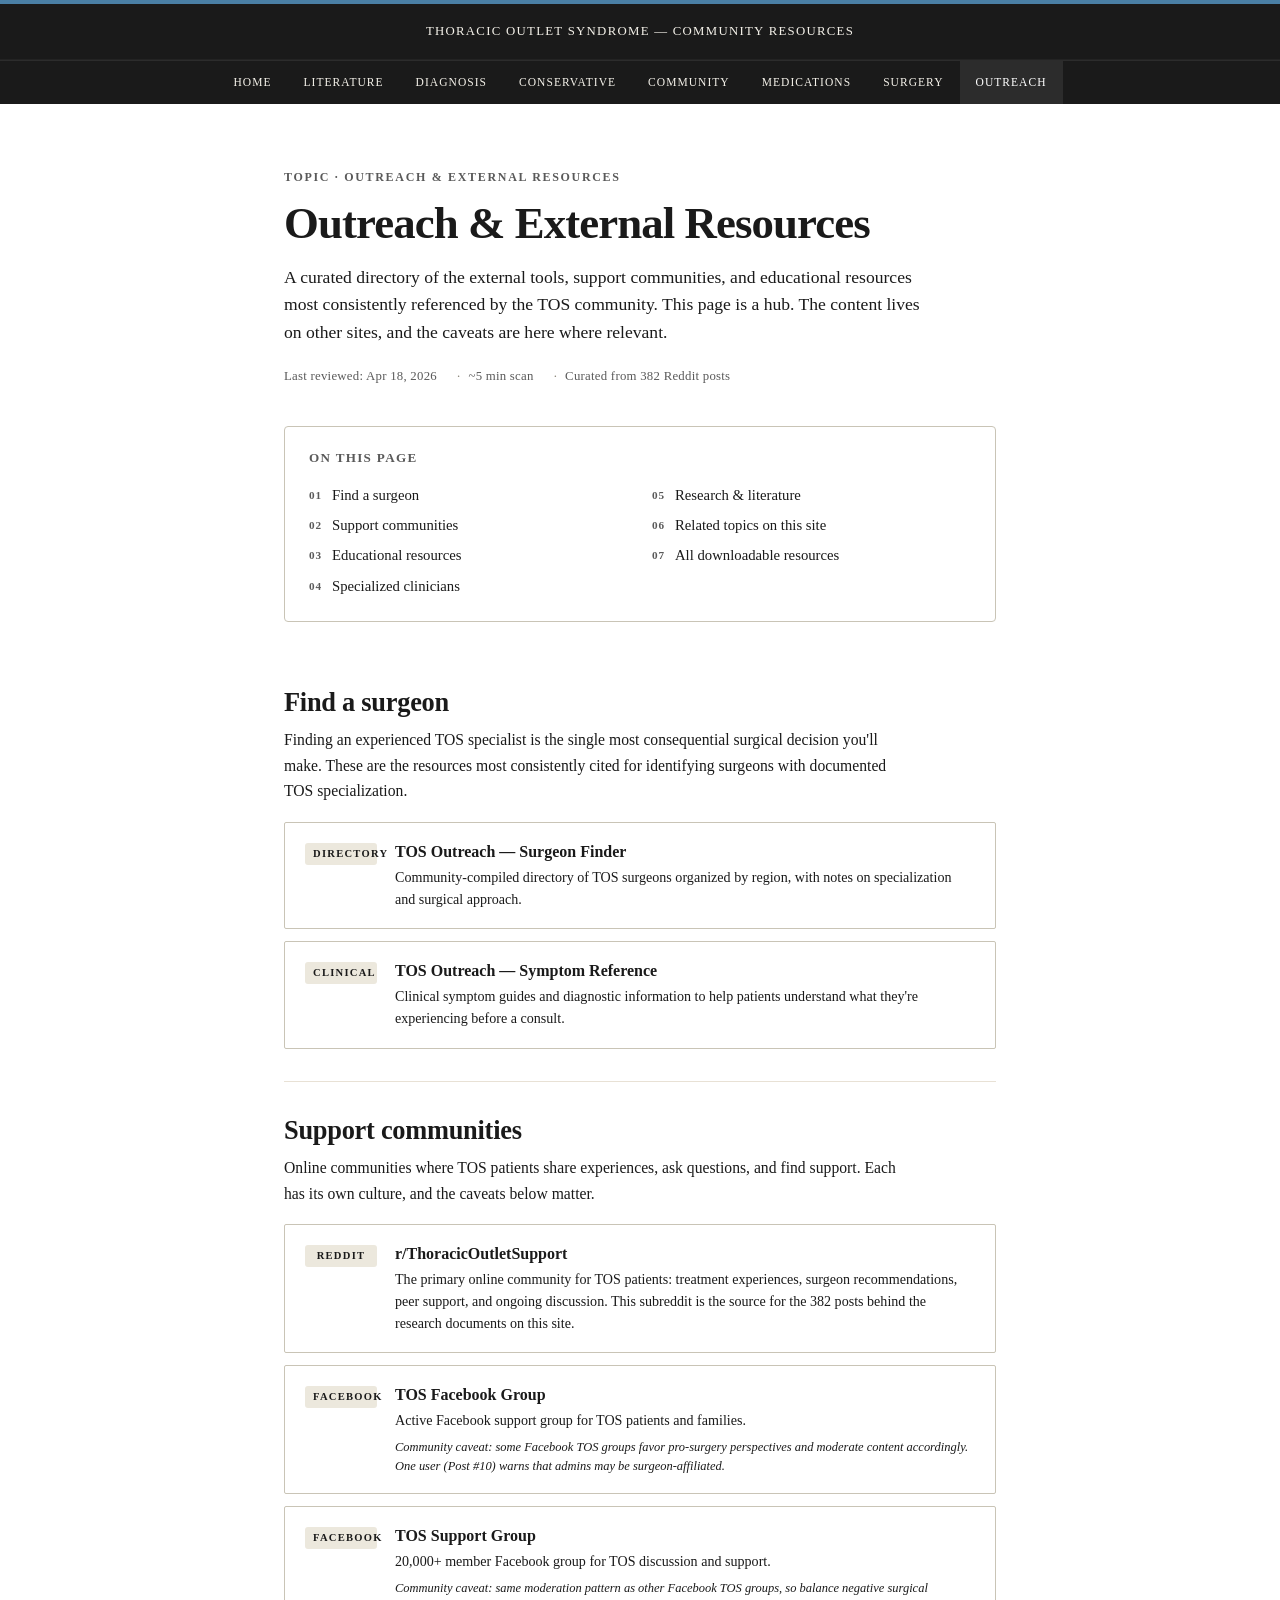
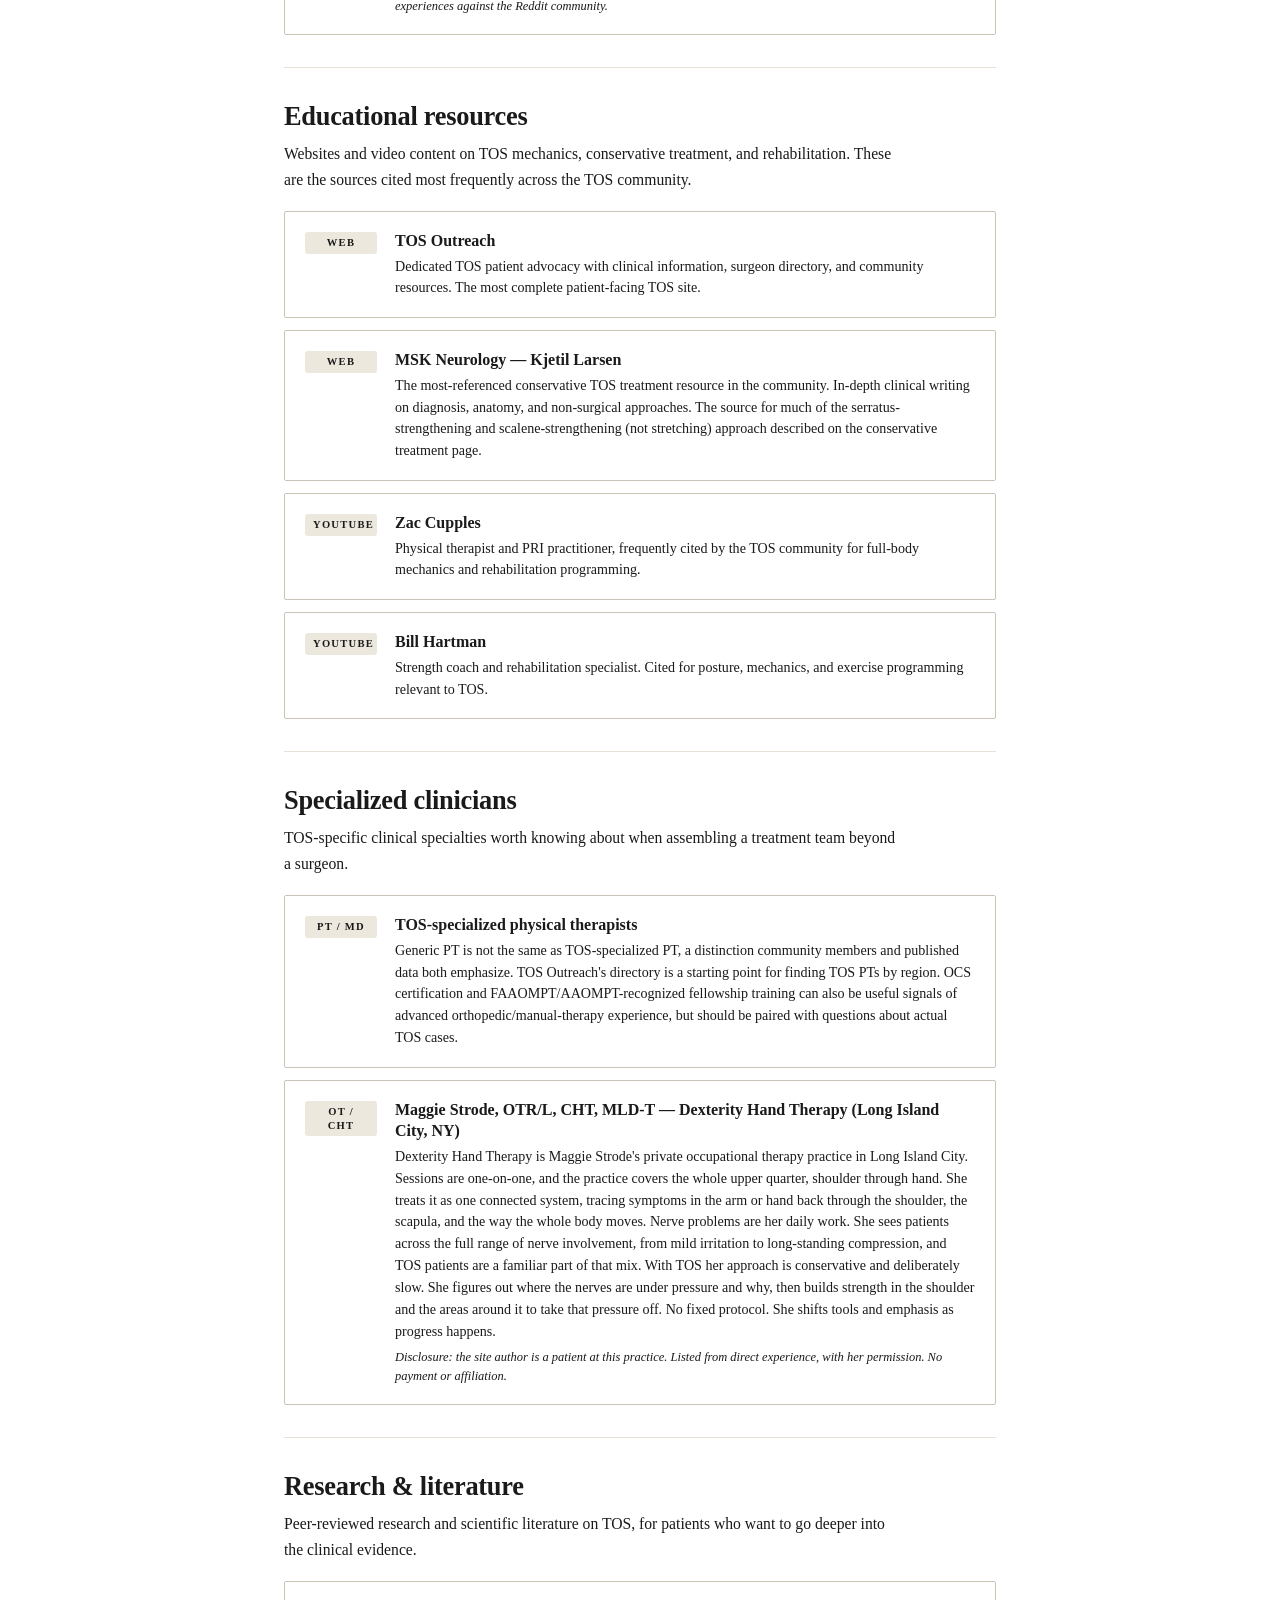
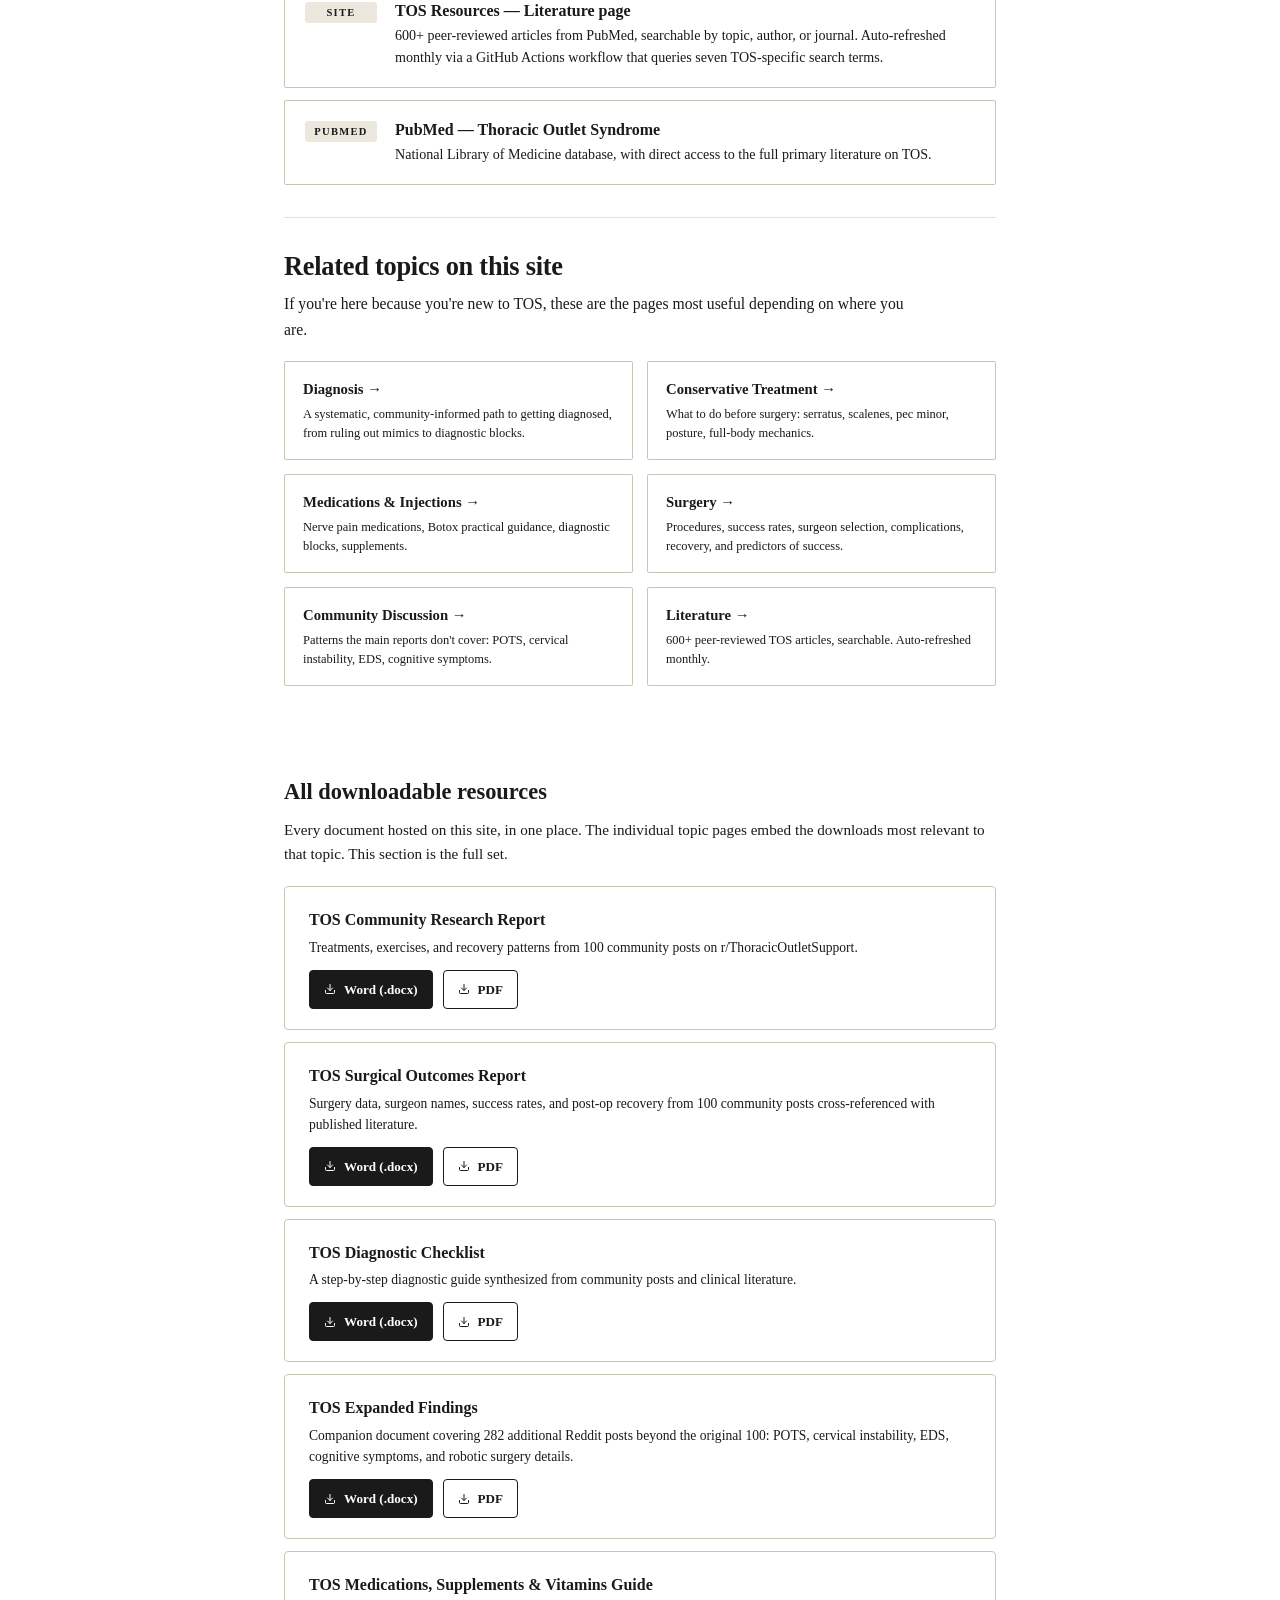
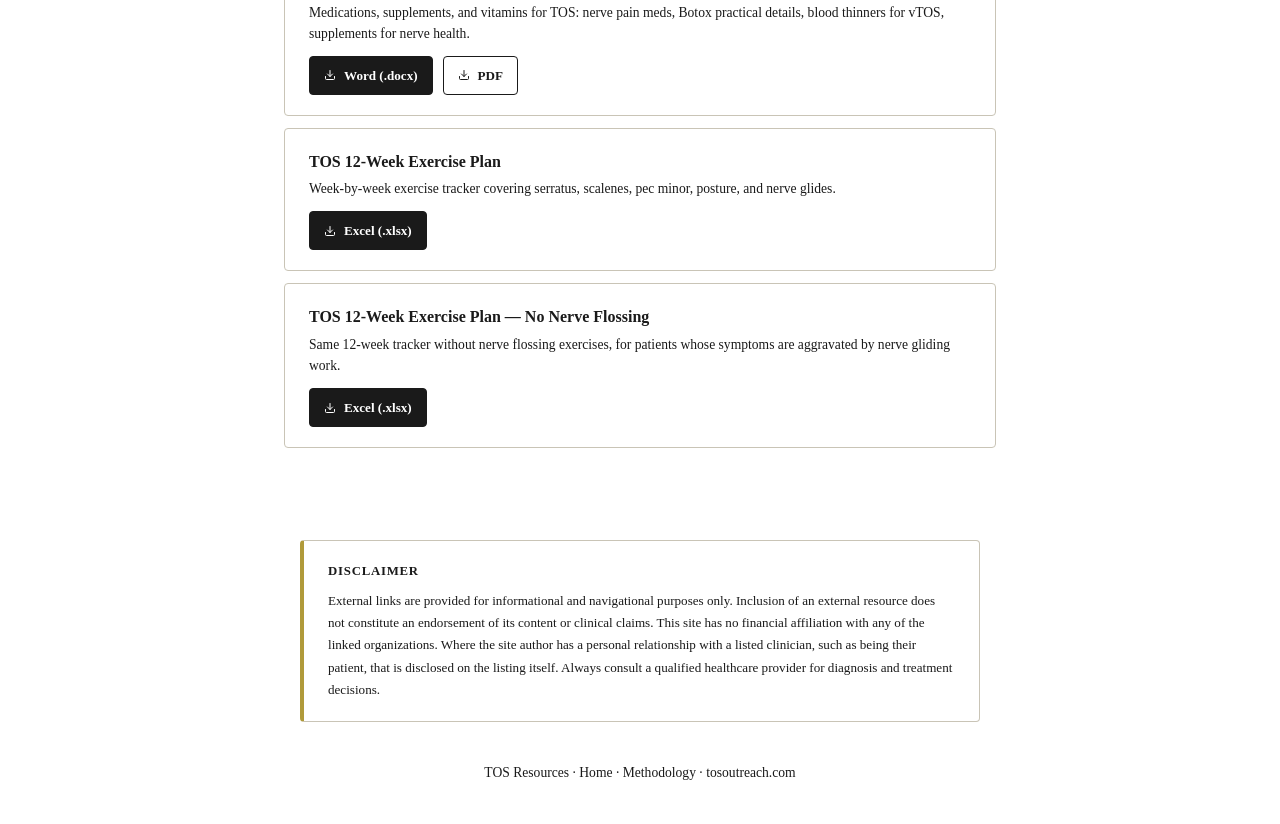
<file: community.html>
<!DOCTYPE html>
<html lang="en">
<head>
    <meta charset="UTF-8">
    <meta name="theme-color" content="#4A7FA5">
    <title>Moved — TOS Resources</title>
    <meta name="description" content="The Community & Resources page has moved to Outreach &amp; External Resources.">
    <meta http-equiv="refresh" content="0; url=outreach.html">
    <link rel="canonical" href="https://tosresources.com/outreach.html">
    <style>
        body {
            font-family: "Times New Roman", Times, Georgia, serif;
            background: #ffffff;
            color: #1a1a1a;
            display: flex;
            align-items: center;
            justify-content: center;
            min-height: 100vh;
            margin: 0;
            padding: 24px;
            text-align: center;
        }
        body::before {
            content: "";
            position: fixed;
            top: 0;
            left: 0;
            right: 0;
            height: 4px;
            background: #4A7FA5;
            z-index: 300;
            pointer-events: none;
        }
        .card { max-width: 440px; }
        h1 { font-size: 1.6rem; margin-bottom: 12px; }
        p { color: #1a1a1a; line-height: 1.6; margin-bottom: 16px; }
        a { color: #1a1a1a; font-weight: 600; text-decoration: underline; }
    </style>
</head>
<body>
    <div class="card">
        <h1>This page has moved</h1>
        <p>The Community &amp; Resources page is now part of the expanded site structure. You're being redirected to Outreach &amp; External Resources.</p>
        <p><a href="outreach.html">Continue to Outreach &rarr;</a></p>
    </div>
    <script>window.location.replace('outreach.html');</script>
<!-- Cloudflare Web Analytics --><script defer src="https://static.cloudflareinsights.com/beacon.min.js" data-cf-beacon='{"token": "c38b58ea1a3843f4b770e29fbf2dd369"}'></script><!-- End Cloudflare Web Analytics -->
</body>
</html>
</file>
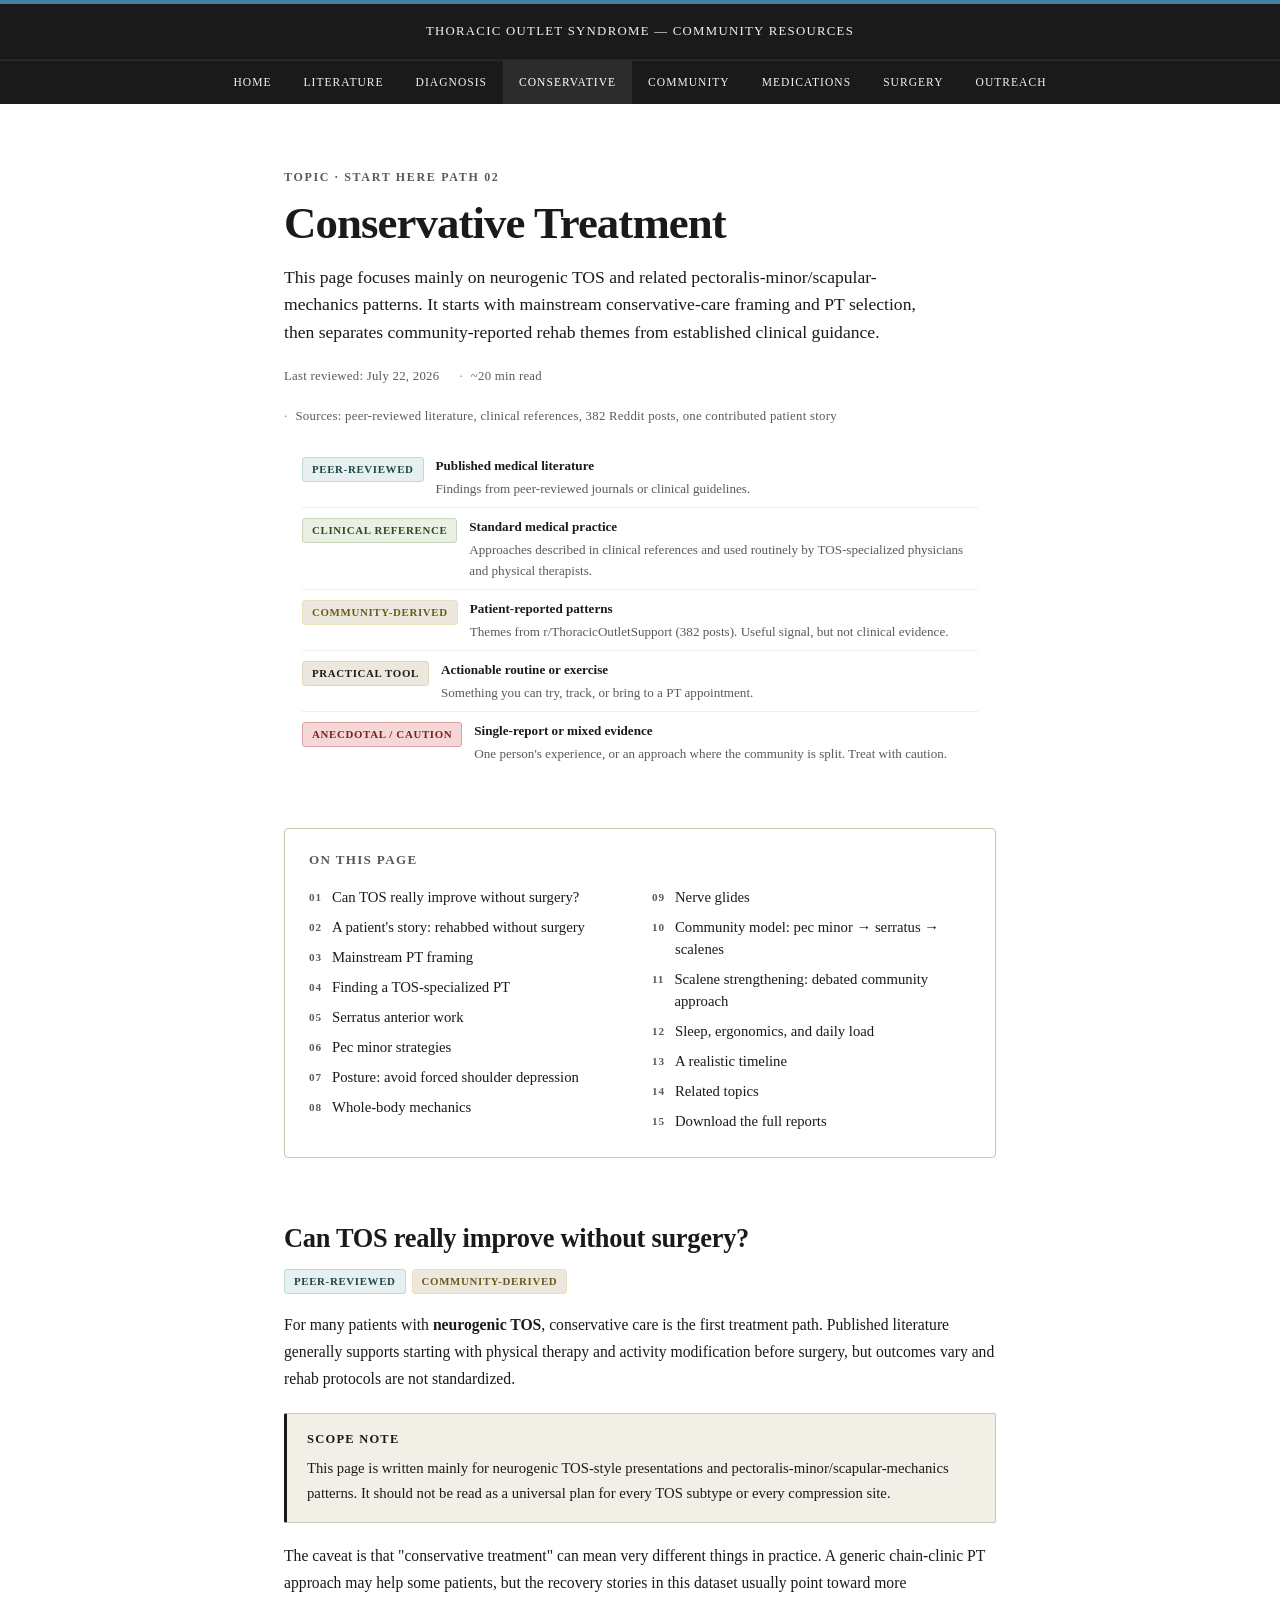
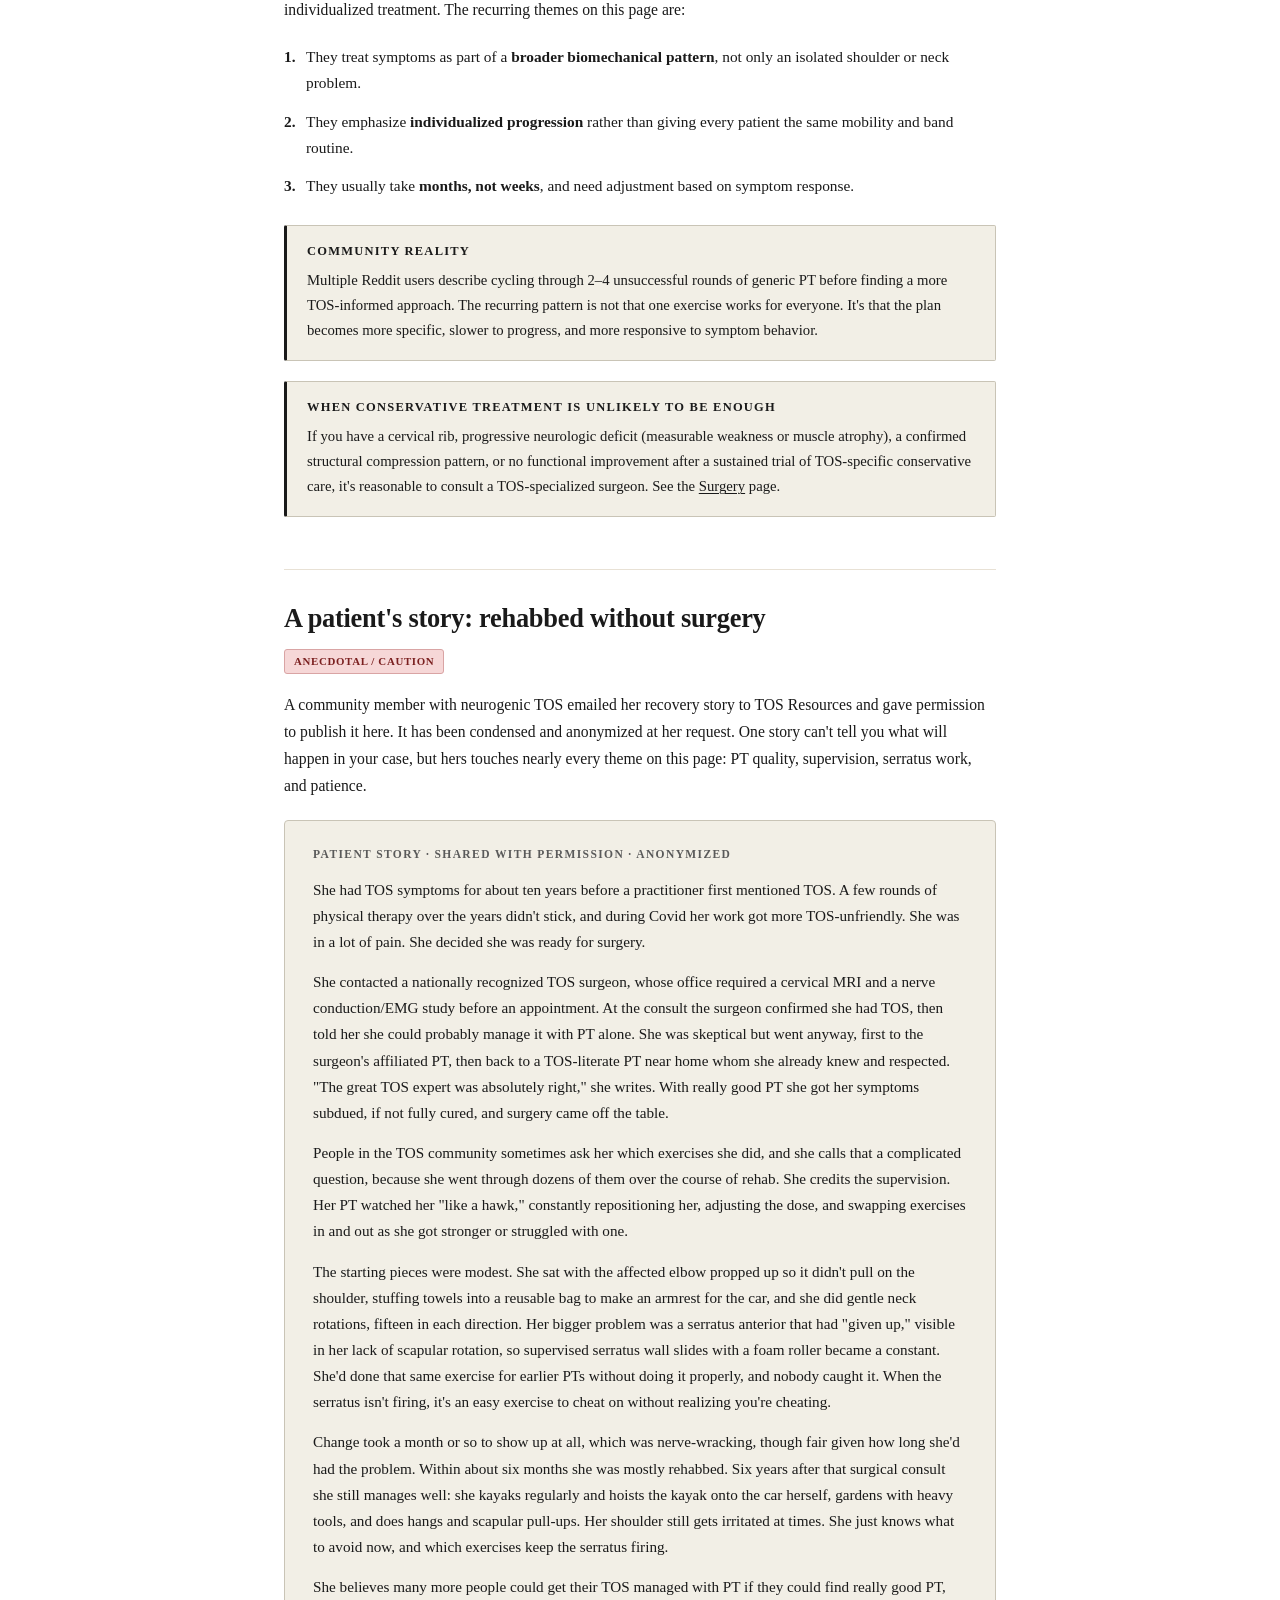
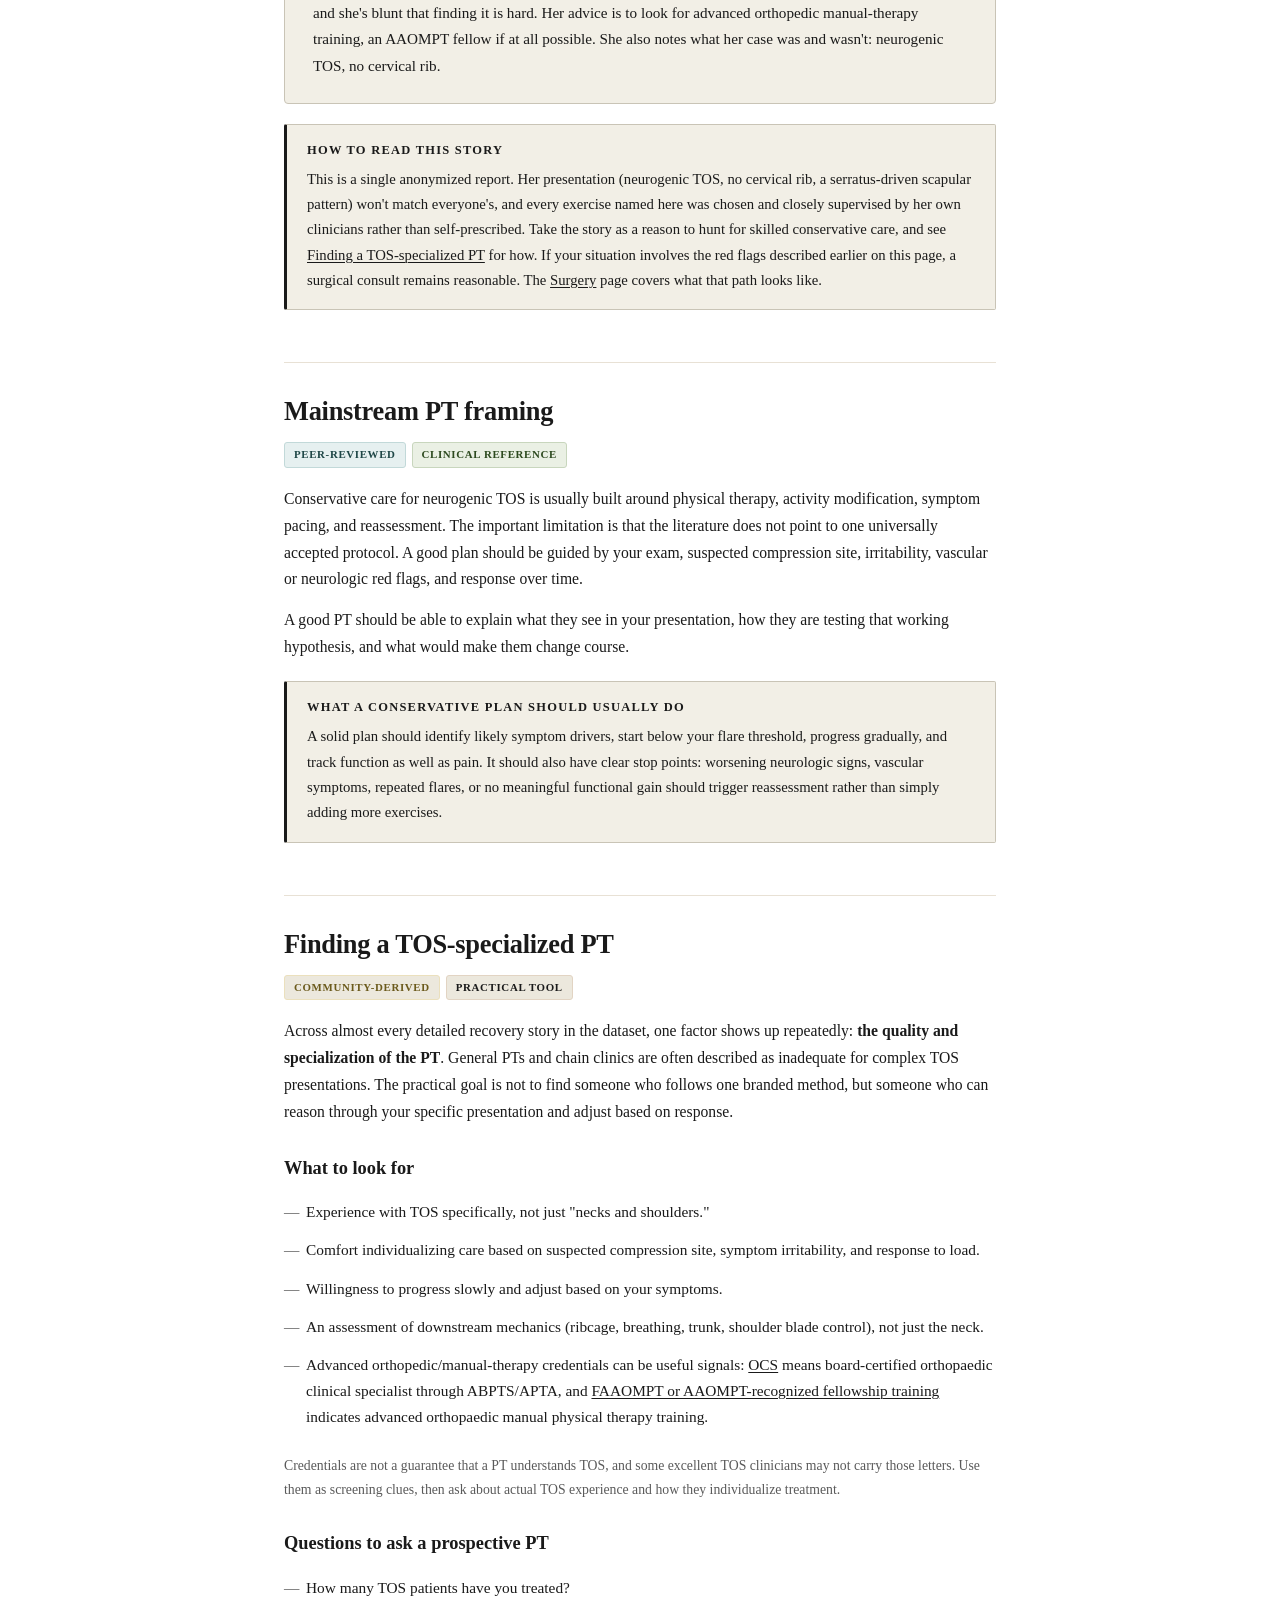
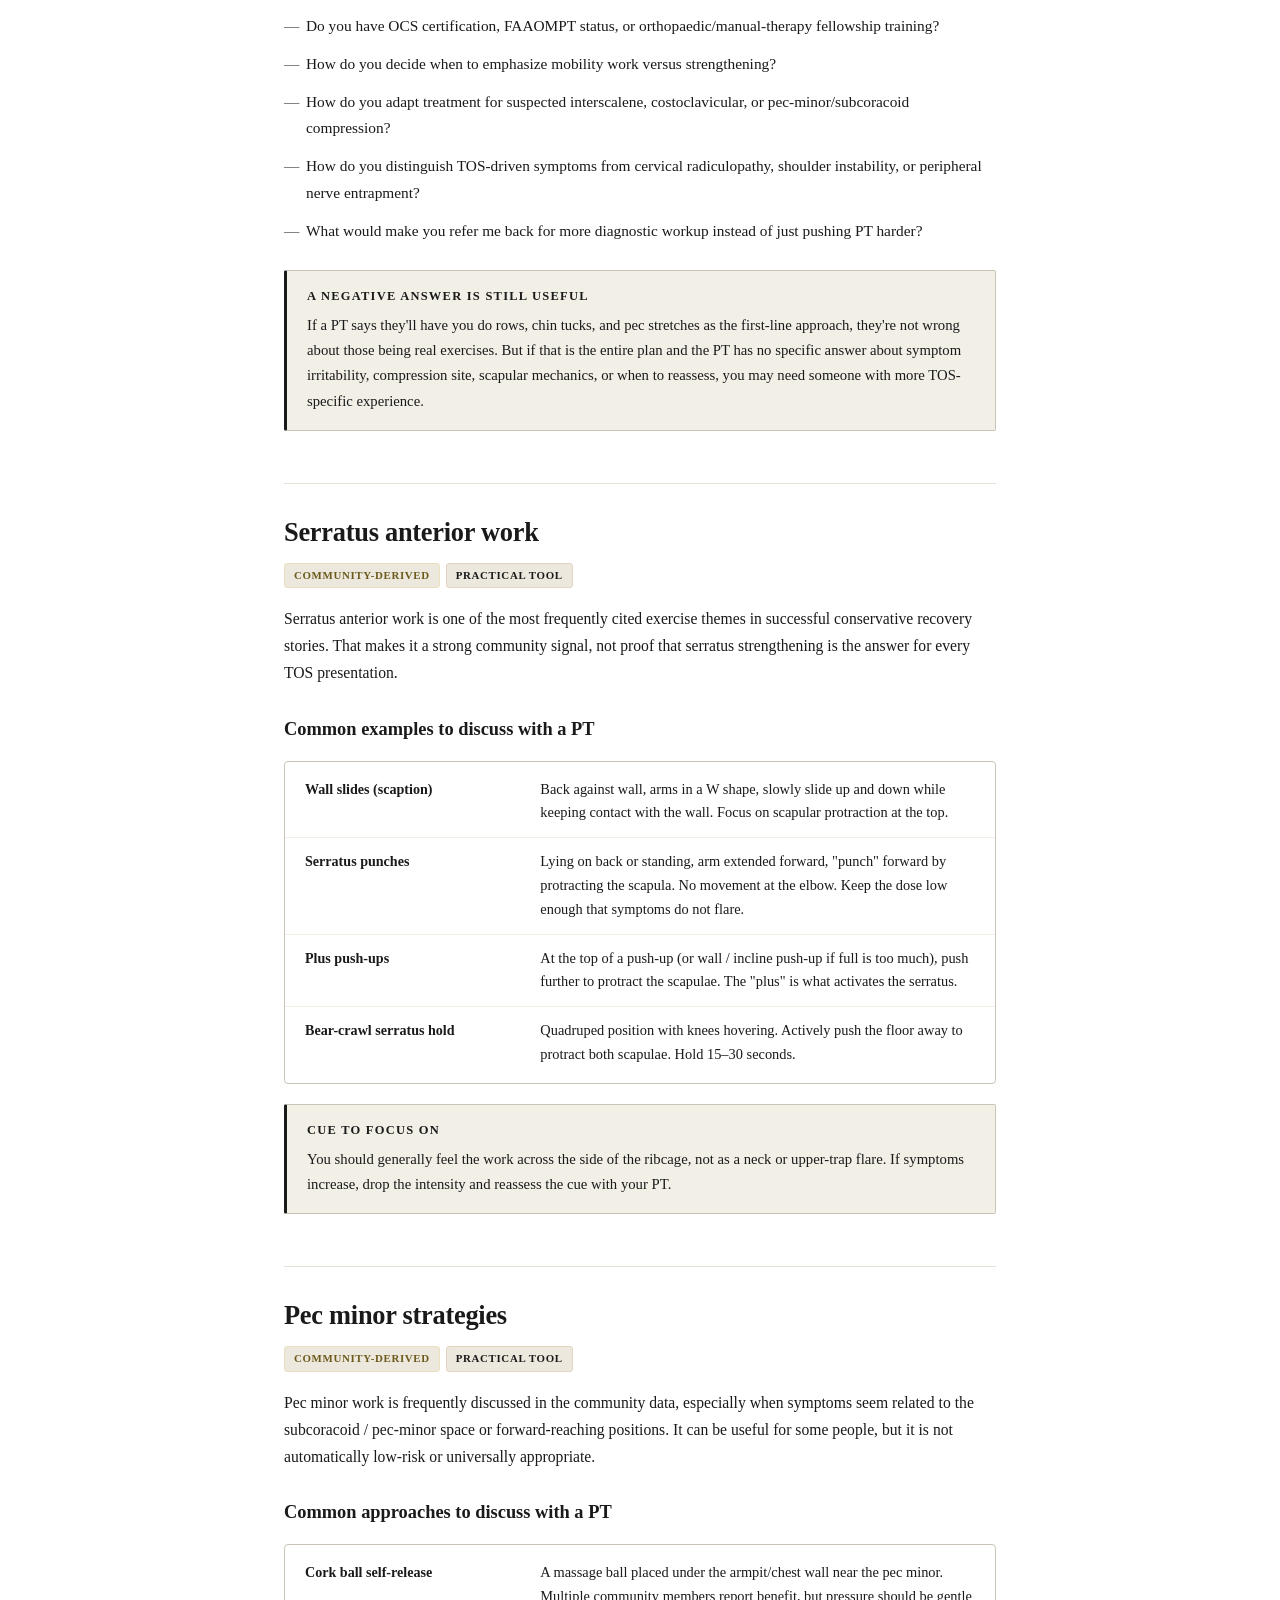
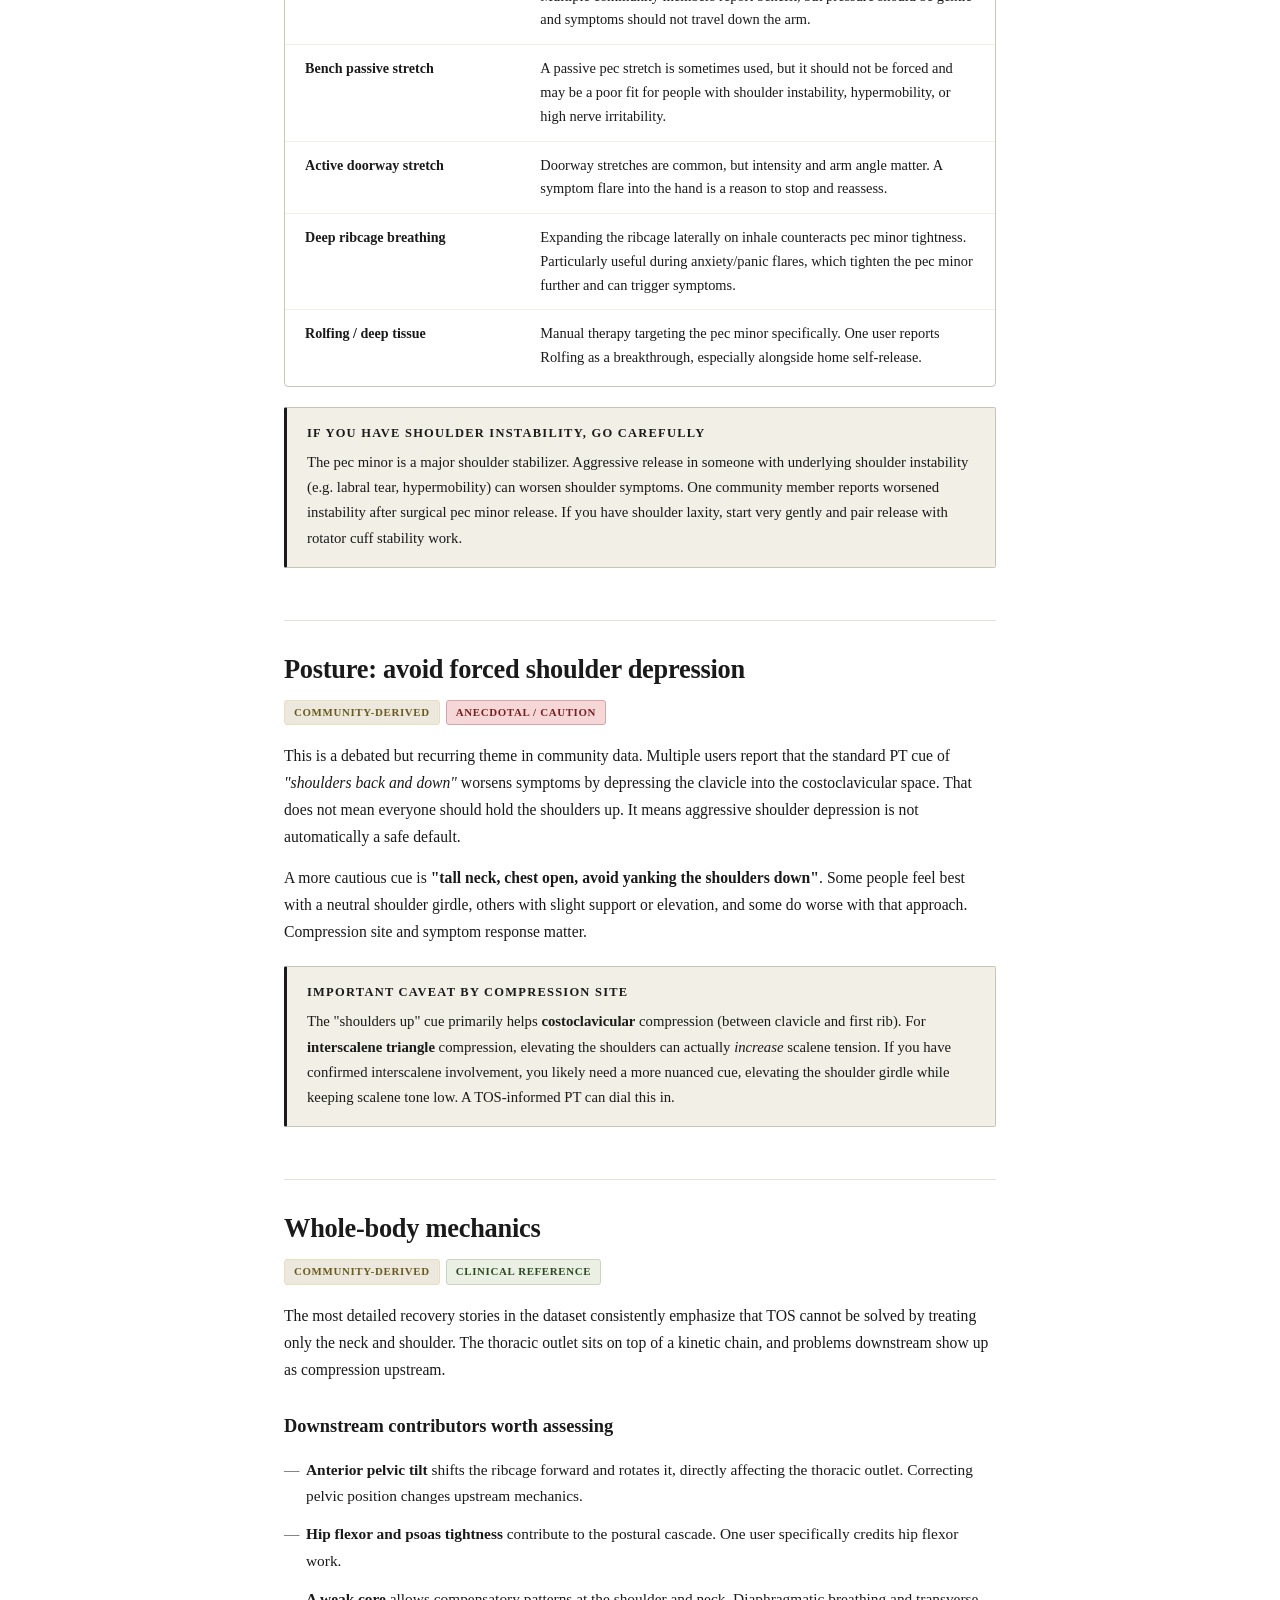
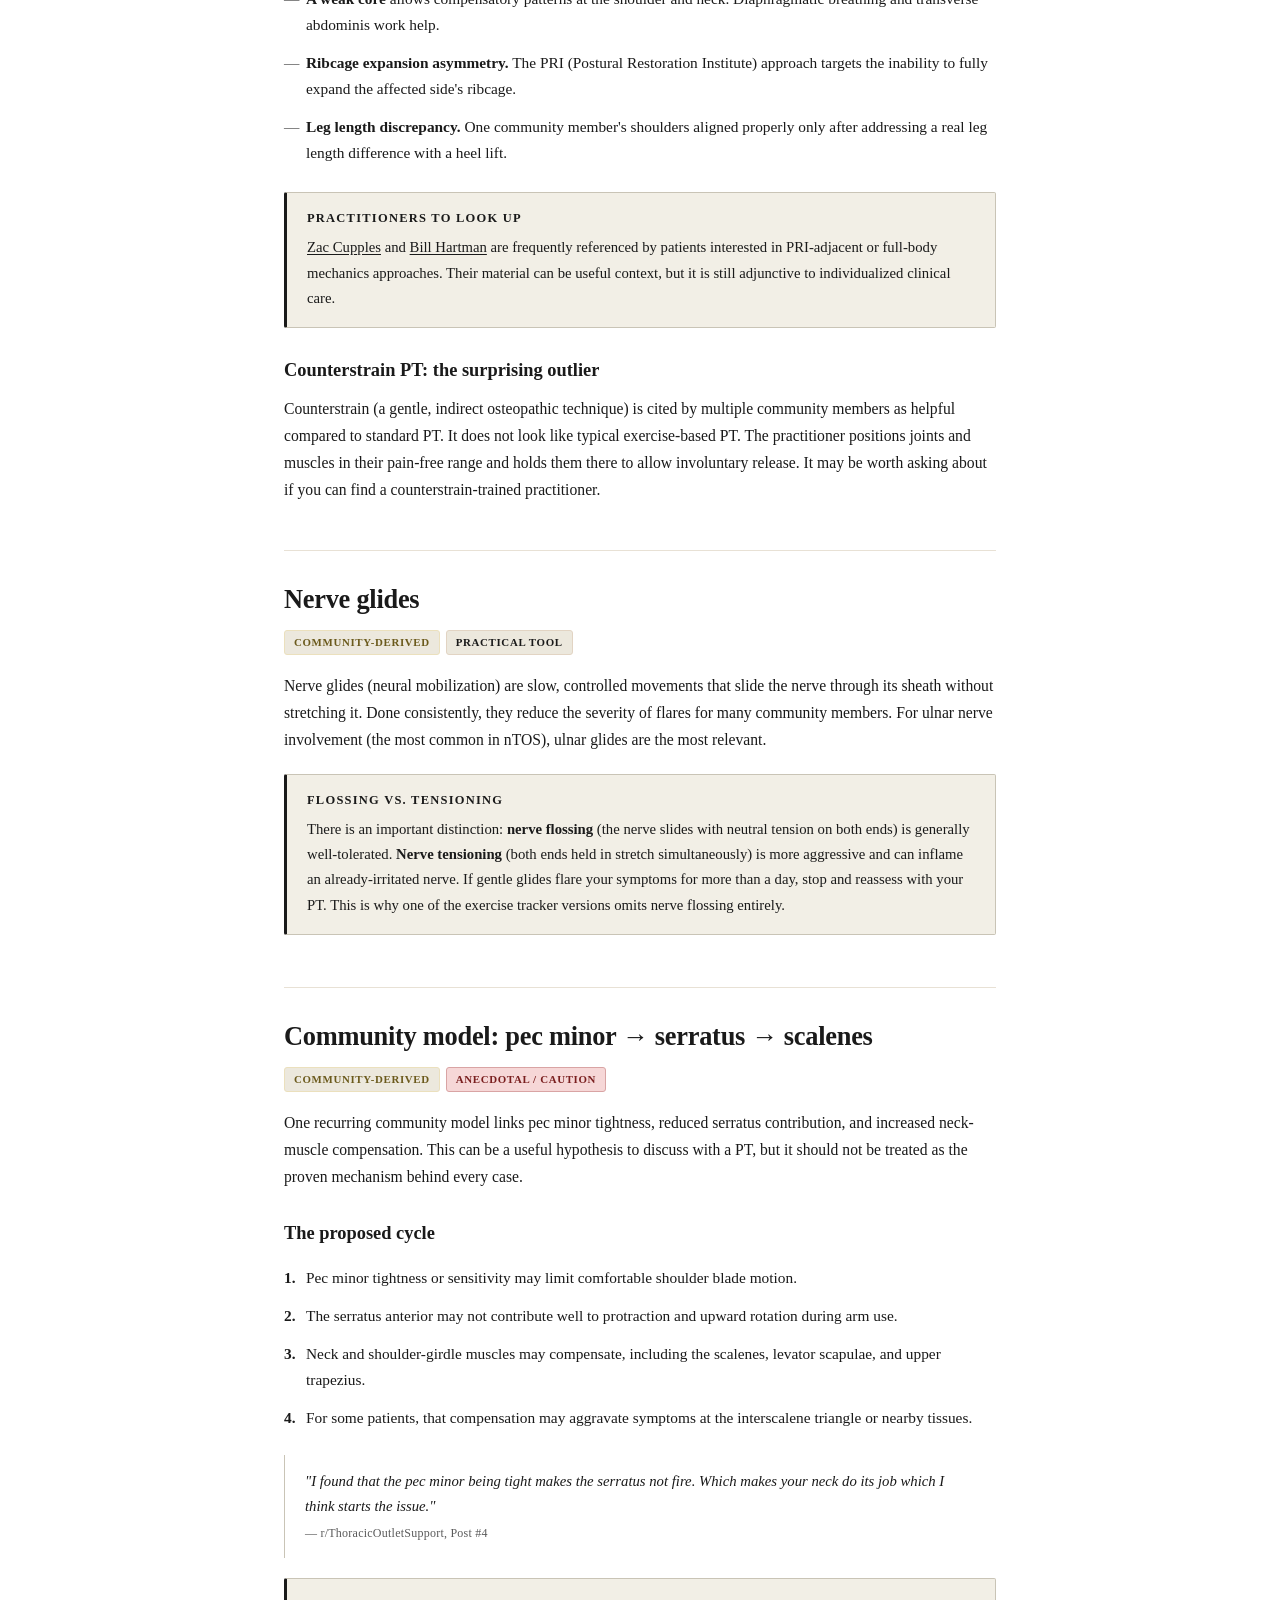
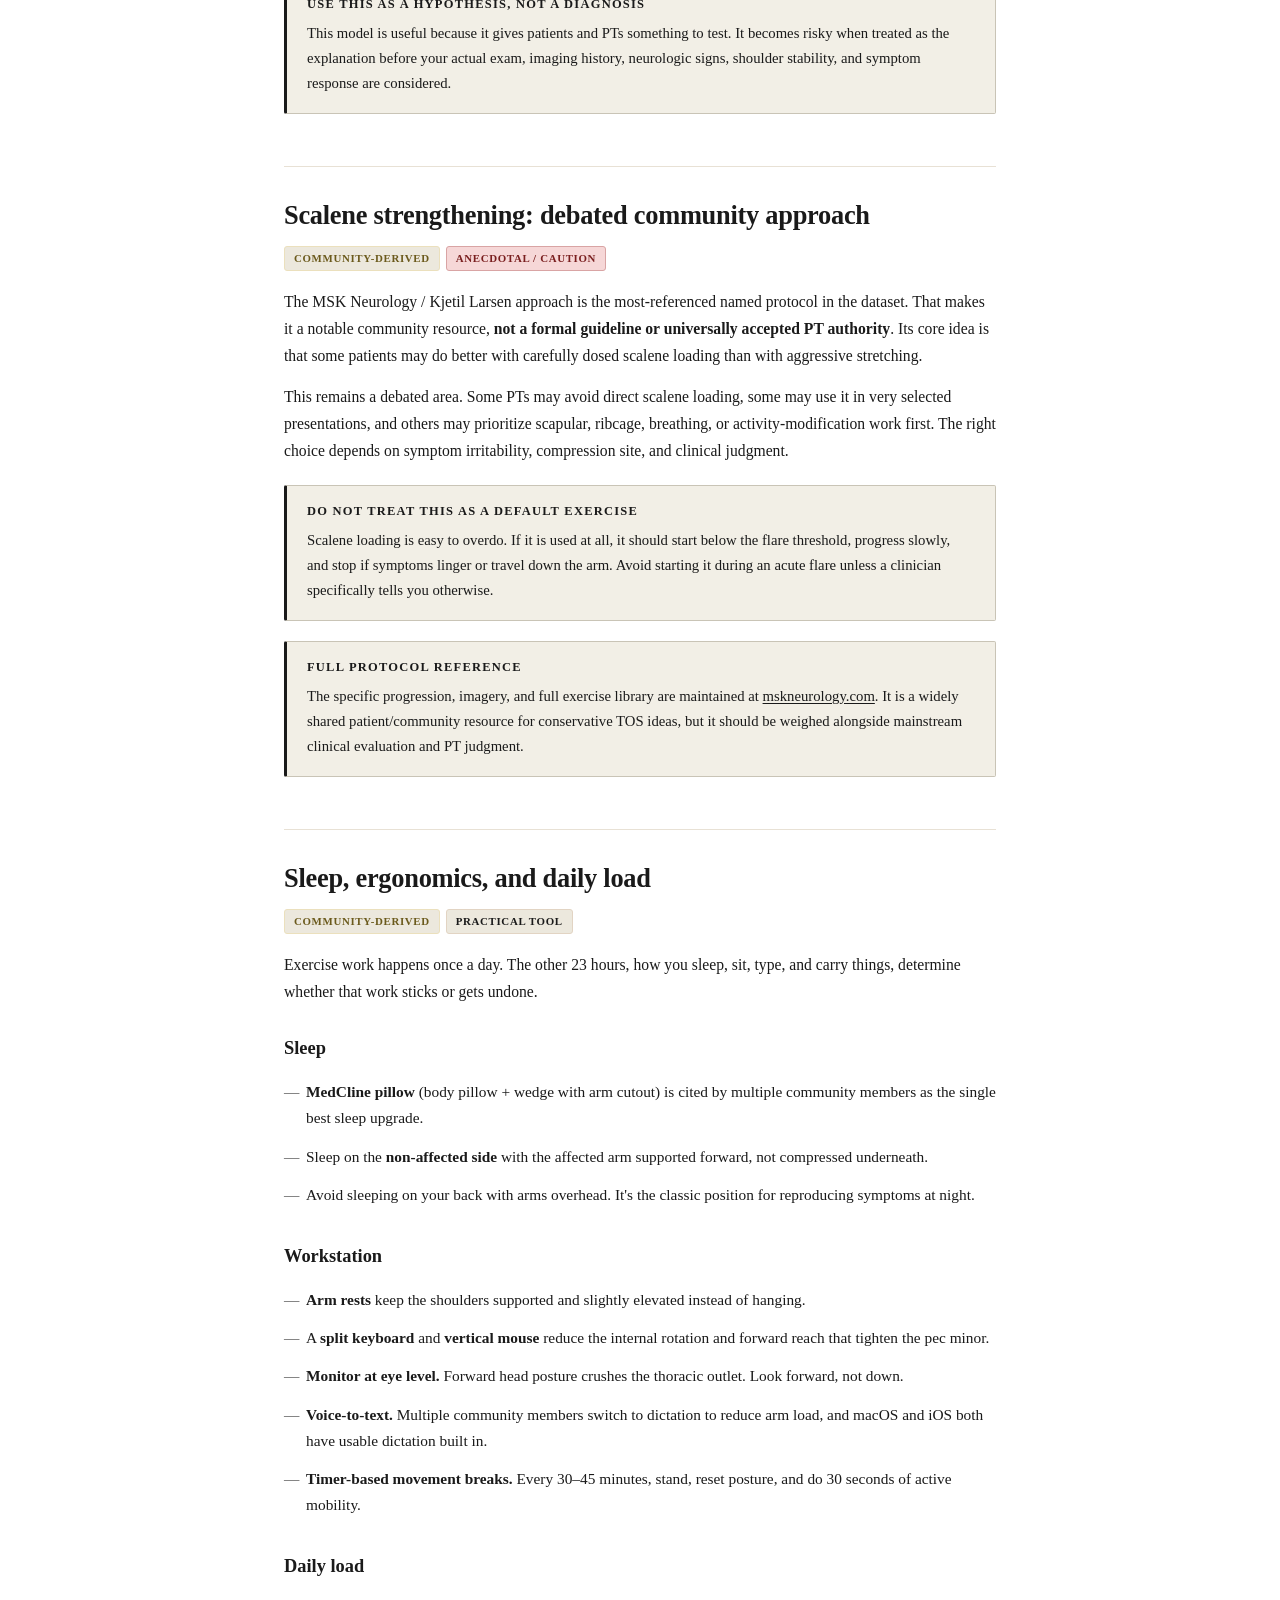
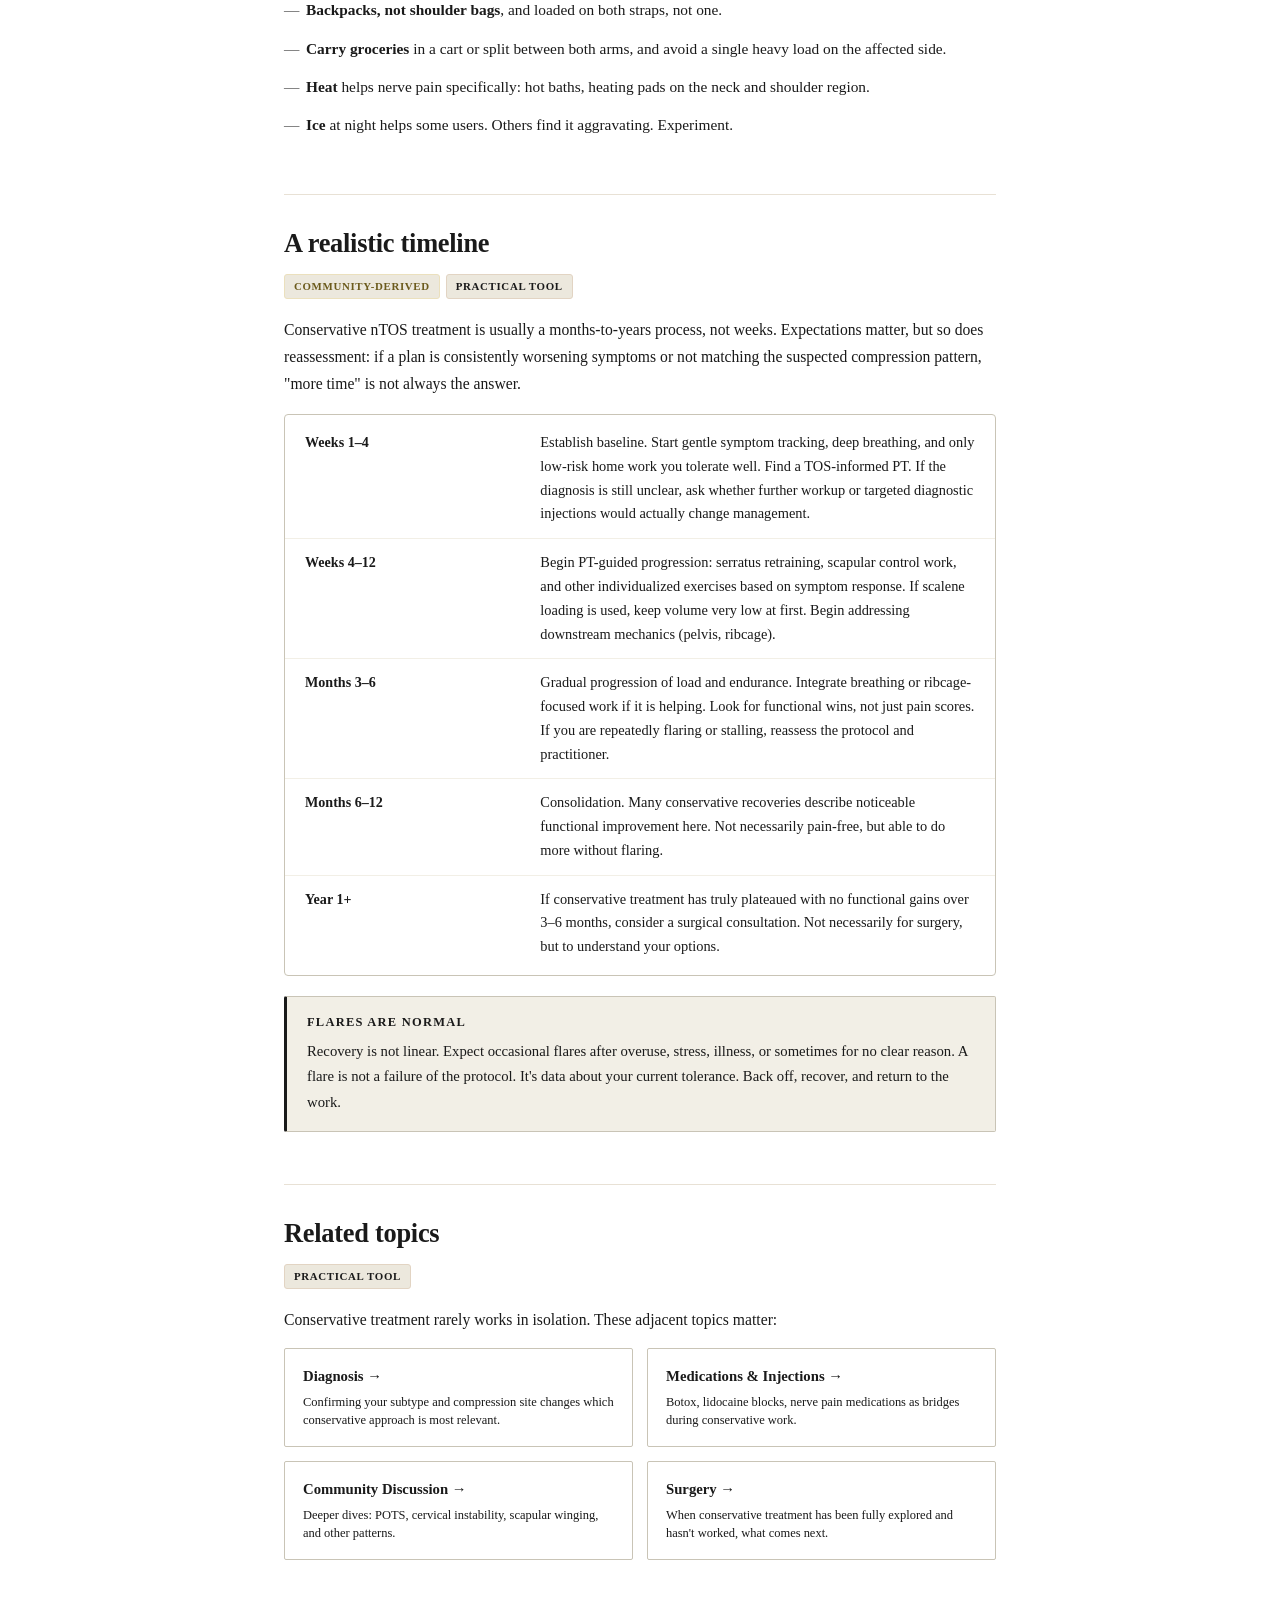
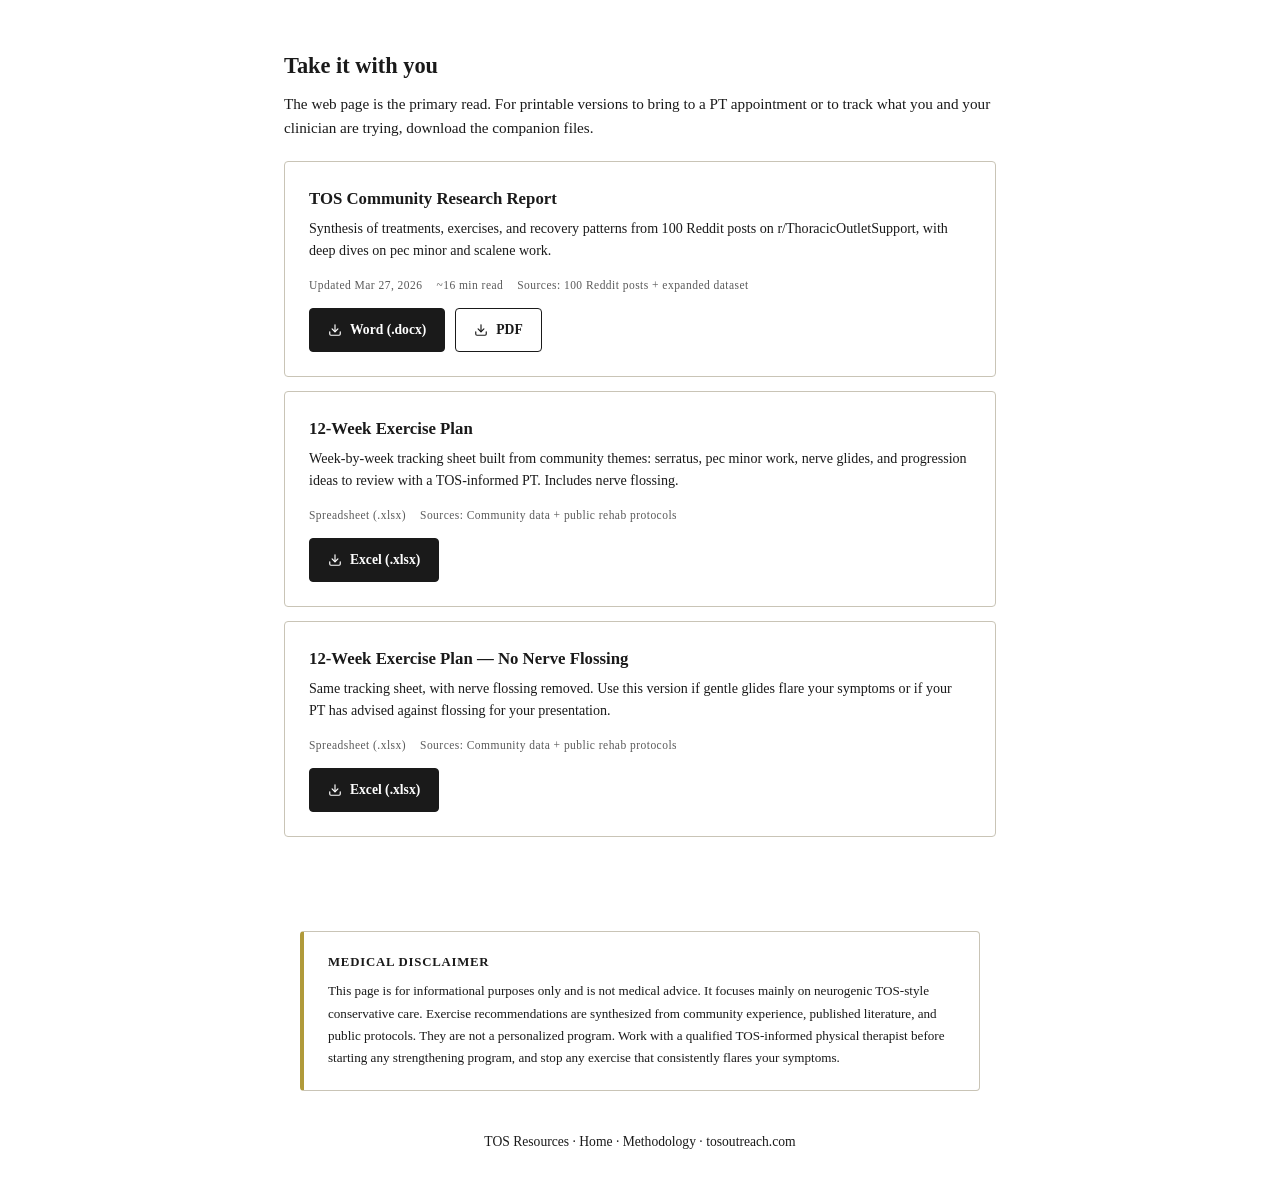
<file: conservative.html>
<!DOCTYPE html>
<html lang="en">
<head>
    <meta charset="UTF-8">
    <meta name="viewport" content="width=device-width, initial-scale=1.0">
    <meta name="theme-color" content="#4A7FA5">
    <title>Conservative Treatment — TOS Resources</title>
    <meta name="description" content="A neurogenic TOS-focused guide to conservative care: PT selection, individualized rehab framing, pacing, and community-reported approaches to discuss with a TOS-informed clinician.">
    <style>
        * { margin: 0; padding: 0; box-sizing: border-box; }
        html { scroll-behavior: smooth; scroll-padding-top: 72px; }

        .fade-in { opacity: 0; transform: translateY(16px); transition: opacity 0.5s ease, transform 0.5s ease; }
        .fade-in.visible { opacity: 1; transform: translateY(0); }
        @media (prefers-reduced-motion: reduce) {
            .fade-in { opacity: 1; transform: none; transition: none; }
        }

        body {
            font-family: var(--font-sans);
            background: var(--color-bg);
            color: var(--color-text);
            font-size: 17px;
            line-height: 1.7;
            min-height: 100vh;
            display: flex;
            flex-direction: column;
            align-items: center;
        }

        h1, h2, h3, h4 { font-family: var(--font-serif); }

        .header-bar {
            width: 100%;
            background: #1c1c1c;
            padding: 16px 24px;
            text-align: center;
        }

        .header-bar span {
            font-size: 0.8rem;
            font-weight: 500;
            color: var(--color-bg);
            letter-spacing: 0.08em;
            text-transform: uppercase;
        }

        .page-nav {
            position: sticky;
            top: 0;
            z-index: 100;
            width: 100%;
            background: #1c1c1c;
            border-top: 1px solid rgba(255,255,255,0.06);
            display: flex;
            justify-content: center;
            gap: 0;
        }

        .page-nav a {
            display: block;
            padding: 12px 16px;
            color: var(--color-bg);
            text-decoration: none;
            font-size: 0.72rem;
            font-weight: 500;
            letter-spacing: 0.1em;
            text-transform: uppercase;
            transition: background 0.15s, color 0.15s;
        }

        .page-nav a:hover { background: rgba(255, 255, 255, 0.08); color: #fff; }
        .page-nav a.active { color: #fff; background: rgba(255, 255, 255, 0.05); }

        .topic-hero {
            width: 100%;
            max-width: 760px;
            padding: 64px 24px 24px;
            text-align: left;
        }

        .topic-eyebrow {
            font-size: 0.75rem;
            font-weight: 600;
            color: var(--color-text-subtle);
            letter-spacing: 0.14em;
            text-transform: uppercase;
            margin-bottom: 12px;
        }

        .topic-hero h1 {
            font-size: 2.8rem;
            font-weight: 700;
            color: var(--color-text);
            line-height: 1.1;
            letter-spacing: -0.02em;
            margin-bottom: 16px;
        }

        .topic-lede {
            font-size: 1.1rem;
            color: var(--color-text-muted);
            line-height: 1.55;
            max-width: 640px;
            margin-bottom: 20px;
        }

        .topic-meta {
            display: flex;
            gap: 20px;
            flex-wrap: wrap;
            font-size: 0.8rem;
            color: var(--color-text-subtle);
            letter-spacing: 0.02em;
        }

        .topic-meta .meta-item::before {
            content: "·";
            margin-right: 8px;
            color: var(--color-border-strong);
        }

        .topic-meta .meta-item:first-child::before { content: none; }

        .badge {
            display: inline-flex;
            align-items: center;
            gap: 5px;
            padding: 3px 9px;
            border-radius: 3px;
            font-family: var(--font-sans);
            font-size: 0.68rem;
            font-weight: 600;
            text-transform: uppercase;
            letter-spacing: 0.06em;
            vertical-align: middle;
            line-height: 1.6;
        }

        .badge::before { display: none; }

        .badge-community { background: var(--color-accent-tint); color: #6b5a1c; border: 1px solid #ebe0bd; }
        .badge-peer-reviewed { background: #e6f0f0; color: #1f4747; border: 1px solid #c2d9d9; }
        .badge-clinical { background: #eaf0e4; color: #2d4a1f; border: 1px solid #c8d6bd; }
        .badge-practical { background: var(--color-accent-tint); color: var(--color-accent); border: 1px solid #e2d4c3; }
        .badge-anecdotal { background: #f6d7d7; color: #7a1f1f; border: 1px solid #d9a4a4; }

        .badge-legend {
            width: 100%;
            max-width: 760px;
            padding: 0 24px 24px;
            font-size: 0.78rem;
            color: var(--color-text-subtle);
            line-height: 1.6;
        }

        .badge-legend details {
            background: #ffffff;
            border: 1px solid var(--color-border);
            border-radius: 4px;
            padding: 0;
        }

        .badge-legend summary {
            padding: 12px 18px;
            font-weight: 600;
            color: var(--color-text-muted);
            cursor: pointer;
            list-style: none;
            display: flex;
            align-items: center;
            gap: 8px;
        }

        .badge-legend summary::-webkit-details-marker { display: none; }
        .badge-legend summary::before { content: "▸"; font-size: 0.75rem; transition: transform 0.2s; }
        .badge-legend details[open] summary::before { transform: rotate(90deg); }

        .badge-legend-body { padding: 0 18px 16px; }

        .badge-legend-item {
            display: flex;
            gap: 12px;
            align-items: flex-start;
            padding: 8px 0;
            border-top: 1px solid var(--color-surface-alt);
        }

        .badge-legend-item:first-child { border-top: none; padding-top: 4px; }

        .badge-legend-item > .badge { flex-shrink: 0; margin-top: 2px; }
        .badge-legend-item > div { font-size: 0.82rem; }
        .badge-legend-item strong { color: var(--color-text); display: block; margin-bottom: 2px; }

        .topic-toc {
            width: 100%;
            max-width: 760px;
            padding: 16px 24px 24px;
        }

        .topic-toc-inner {
            background: #ffffff;
            border: 1px solid var(--color-border);
            border-left: 1px solid var(--color-border);
            border-radius: 4px;
            padding: 20px 24px;
        }

        .topic-toc h2 {
            font-size: 0.82rem;
            font-weight: 700;
            color: var(--color-text-subtle);
            text-transform: uppercase;
            letter-spacing: 0.1em;
            margin-bottom: 12px;
            font-family: var(--font-sans);
        }

        .topic-toc ol {
            list-style: none;
            counter-reset: toc;
            padding: 0;
            columns: 2;
            column-gap: 24px;
        }

        .topic-toc li {
            counter-increment: toc;
            padding: 4px 0;
            break-inside: avoid;
        }

        .topic-toc a {
            color: var(--color-text);
            text-decoration: none;
            font-size: 0.92rem;
            line-height: 1.5;
            display: flex;
            gap: 10px;
        }

        .topic-toc a::before {
            content: counter(toc, decimal-leading-zero);
            font-size: 0.7rem;
            color: var(--color-text-subtle);
            letter-spacing: 0.08em;
            font-weight: 600;
            font-family: var(--font-sans);
            padding-top: 3px;
        }

        .topic-toc a:hover { color: var(--color-accent); }

        .topic-content {
            width: 100%;
            max-width: 760px;
            padding: 24px;
        }

        .topic-content section {
            padding: 32px 0;
            border-top: 1px solid #e8e1d5;
        }

        .topic-content section:first-child { border-top: none; padding-top: 16px; }

        .topic-content h2 {
            font-size: 1.65rem;
            font-weight: 700;
            color: var(--color-text);
            line-height: 1.25;
            margin-bottom: 14px;
            letter-spacing: -0.01em;
        }

        .topic-content h3 {
            font-size: 1.15rem;
            font-weight: 700;
            color: var(--color-text);
            margin: 28px 0 10px;
        }

        .topic-content h4 {
            font-size: 0.95rem;
            font-weight: 700;
            color: var(--color-text);
            margin: 20px 0 6px;
            font-family: var(--font-sans);
            text-transform: uppercase;
            letter-spacing: 0.05em;
        }

        .topic-content p {
            font-size: 0.98rem;
            color: var(--color-text);
            line-height: 1.72;
            margin-bottom: 14px;
        }

        .topic-content p.section-badges {
            margin-bottom: 18px;
            display: flex;
            gap: 6px;
            flex-wrap: wrap;
        }

        .topic-content ul, .topic-content ol {
            padding-left: 0;
            list-style: none;
            margin-bottom: 18px;
        }

        .topic-content ul li, .topic-content ol li {
            font-size: 0.96rem;
            color: var(--color-text);
            line-height: 1.7;
            padding: 6px 0 6px 22px;
            position: relative;
        }

        .topic-content ul li::before {
            content: "—";
            position: absolute;
            left: 0;
            color: var(--color-text-subtle);
        }

        .topic-content ol { counter-reset: topiclist; }
        .topic-content ol li { counter-increment: topiclist; }
        .topic-content ol li::before {
            content: counter(topiclist) ".";
            position: absolute;
            left: 0;
            color: var(--color-accent);
            font-weight: 600;
        }

        .topic-content li strong { color: var(--color-text); }

        .topic-content blockquote {
            margin: 16px 0;
            padding: 14px 20px;
            background: #ffffff;
            border-left: 1px solid var(--color-border);
            border-radius: 0 4px 4px 0;
            font-size: 0.92rem;
            color: var(--color-text-muted);
            line-height: 1.65;
            font-style: italic;
        }

        .topic-content blockquote cite {
            display: block;
            font-style: normal;
            font-size: 0.75rem;
            color: var(--color-text-subtle);
            margin-top: 6px;
            letter-spacing: 0.02em;
        }

        .callout {
            background: #ffffff;
            border: 1px solid var(--color-border);
            border-left: 1px solid var(--color-border);
            border-radius: 4px;
            padding: 16px 20px;
            margin: 20px 0;
        }

        .callout-caution {
            border-left-color: var(--color-text);
            background: var(--color-accent-tint);
        }

        .callout-tip {
            border-left-color: var(--color-text);
            background: #f5f9f1;
        }

        .callout h4 {
            margin: 0 0 6px;
            font-size: 0.78rem;
            letter-spacing: 0.1em;
            color: var(--color-accent);
        }

        .callout-caution h4 { color: var(--color-text); }
        .callout-tip h4 { color: var(--color-text); }

        .callout p { font-size: 0.92rem; margin-bottom: 0; }
        .callout p + p { margin-top: 8px; }

        .story-card {
            background: var(--color-surface-alt);
            border: 1px solid var(--color-border);
            border-radius: 4px;
            padding: 24px 28px;
            margin: 20px 0;
        }

        .story-card .story-eyebrow {
            font-family: var(--font-sans);
            font-size: 0.72rem;
            font-weight: 600;
            color: var(--color-text-subtle);
            text-transform: uppercase;
            letter-spacing: 0.12em;
            margin-bottom: 12px;
        }

        .story-card p { font-size: 0.95rem; }
        .story-card p:last-child { margin-bottom: 0; }

        @media (max-width: 640px) {
            .story-card { padding: 20px; }
        }

        .data-block {
            background: #ffffff;
            border: 1px solid var(--color-border);
            border-radius: 4px;
            padding: 4px 0;
            margin: 16px 0 20px;
        }

        .data-row {
            display: grid;
            grid-template-columns: 1fr 2fr;
            gap: 18px;
            padding: 12px 20px;
            border-top: 1px solid var(--color-surface-alt);
        }

        .data-row:first-child { border-top: none; }

        .data-key {
            font-weight: 600;
            color: var(--color-text);
            font-size: 0.88rem;
        }

        .data-val {
            font-size: 0.9rem;
            color: var(--color-text-muted);
            line-height: 1.65;
        }

        .topic-related {
            width: 100%;
            max-width: 760px;
            padding: 32px 24px 8px;
        }

        .topic-related h2 {
            font-size: 1rem;
            font-weight: 700;
            color: var(--color-text-subtle);
            letter-spacing: 0.1em;
            text-transform: uppercase;
            margin-bottom: 14px;
            font-family: var(--font-sans);
        }

        .related-grid {
            display: grid;
            grid-template-columns: repeat(2, 1fr);
            gap: 14px;
        }

        .related-card {
            display: flex;
            flex-direction: column;
            gap: 4px;
            padding: 16px 18px;
            background: #ffffff;
            border: 1px solid var(--color-border);
            border-left: 1px solid var(--color-border);
            border-radius: 4px;
            text-decoration: none;
            transition: border-color 0.2s, transform 0.15s;
        }

        .related-card:hover { border-color: var(--color-border-strong); transform: translateY(-1px); }

        .related-card strong {
            font-size: 0.92rem;
            color: var(--color-text);
            display: block;
        }

        .related-card span {
            font-size: 0.78rem;
            color: var(--color-text-muted);
            line-height: 1.5;
        }

        .topic-downloads {
            width: 100%;
            max-width: 760px;
            padding: 32px 24px;
        }

        .topic-downloads h2 {
            font-size: 1.4rem;
            font-weight: 700;
            color: var(--color-text);
            margin-bottom: 8px;
        }

        .topic-downloads > p {
            font-size: 0.95rem;
            color: var(--color-text-muted);
            margin-bottom: 20px;
            line-height: 1.6;
        }

        .dl-card {
            background: #ffffff;
            border: 1px solid var(--color-border);
            border-left: 1px solid var(--color-border);
            border-radius: 4px;
            padding: 24px;
            margin-bottom: 14px;
        }

        .dl-card h3 {
            font-size: 1.05rem;
            font-weight: 700;
            color: var(--color-text);
            margin-bottom: 4px;
        }

        .dl-card p {
            font-size: 0.88rem;
            color: var(--color-text-muted);
            margin-bottom: 14px;
            line-height: 1.6;
        }

        .dl-card .dl-meta {
            display: flex;
            gap: 14px;
            flex-wrap: wrap;
            font-size: 0.72rem;
            color: var(--color-text-subtle);
            letter-spacing: 0.04em;
            margin-bottom: 14px;
        }

        .dl-buttons {
            display: flex;
            gap: 10px;
            flex-wrap: wrap;
        }

        .dl-btn {
            display: inline-flex;
            align-items: center;
            gap: 8px;
            padding: 10px 18px;
            font-size: 0.85rem;
            font-weight: 600;
            border-radius: 4px;
            text-decoration: none;
            background: var(--color-accent);
            color: #fff;
            border: 1.5px solid var(--color-accent);
            transition: background 0.15s;
        }

        .dl-btn:hover { background: var(--color-accent-hover); }

        .dl-btn-pdf {
            background: transparent;
            color: var(--color-accent);
        }

        .dl-btn-pdf:hover { background: var(--color-accent); color: #fff; }

        .dl-btn svg { width: 14px; height: 14px; }

        .disclaimer {
            max-width: 680px;
            margin: 48px auto 0;
            padding: 20px 24px;
            background: #ffffff;
            border: 1px solid var(--color-border);
            border-left: 4px solid #b09a3a;
            border-radius: 4px;
        }

        .disclaimer h3 {
            font-size: 0.8rem;
            font-weight: 700;
            color: var(--color-text);
            text-transform: uppercase;
            letter-spacing: 0.06em;
            margin-bottom: 8px;
            font-family: var(--font-sans);
        }

        .disclaimer p { font-size: 0.82rem; color: var(--color-text-muted); line-height: 1.7; }

        footer {
            margin-top: auto;
            padding: 40px 24px;
            text-align: center;
            color: var(--color-text-subtle);
            font-size: 0.85rem;
        }

        footer a { color: var(--color-accent); text-decoration: none; }

        .back-to-top {
            position: fixed;
            bottom: 28px;
            right: 28px;
            width: 44px;
            height: 44px;
            border-radius: 50%;
            background: var(--color-accent);
            color: #fff;
            border: none;
            opacity: 0;
            pointer-events: none;
            transition: opacity 0.2s, background 0.2s;
            display: flex;
            align-items: center;
            justify-content: center;
            cursor: pointer;
            z-index: 40;
        }

        .back-to-top.visible { opacity: 1; pointer-events: auto; }
        .back-to-top:hover { background: var(--color-accent-hover); }

        @media (max-width: 640px) {
            .topic-hero { padding: 40px 20px 16px; }
            .topic-hero h1 { font-size: 2rem; }
            .topic-lede { font-size: 1rem; }
            .topic-toc { padding: 12px 20px 20px; }
            .topic-toc ol { columns: 1; }
            .topic-content { padding: 20px; }
            .topic-content h2 { font-size: 1.35rem; }
            .topic-content h3 { font-size: 1.05rem; }
            .related-grid { grid-template-columns: 1fr; }
            .data-row { grid-template-columns: 1fr; gap: 4px; padding: 10px 16px; }
            .disclaimer { margin-left: 20px; margin-right: 20px; padding: 16px 18px; }
            .back-to-top { bottom: 20px; right: 20px; width: 44px; height: 44px; }
            .topic-downloads { padding: 24px 20px; }
            .dl-card { padding: 20px; }
        }

        @media (min-width: 768px) {
            .related-grid { grid-template-columns: repeat(2, 1fr); }
        }

        /* Critical fallback — keeps the page rendering if css/site.css
           is blocked or cached as a stale 404. site.css below re-declares
           these tokens and provides the full drawer styling. */
        :root {
            --color-bg: #ffffff;
            --color-text: #1a1a1a;
            --color-text-muted: #1a1a1a;
            --color-text-subtle: #5a5a5a;
            --color-border: #c9c4b6;
            --color-border-strong: #8a8578;
            --color-accent: #1a1a1a;
            --color-accent-hover: #4a4a4a;
            --color-accent-tint: #ece8dd;
            --color-surface-alt: #f2efe6;
            --font-serif: "Times New Roman", Times, Georgia, serif;
            --font-sans: "Times New Roman", Times, Georgia, serif;
        }
        .drawer, .drawer-backdrop { display: none; }
        body.drawer-open .drawer { display: flex; flex-direction: column; }
        body.drawer-open .drawer-backdrop { display: block; }
        .nav-toggle { display: none; }
        @media (max-width: 899px) {
            .nav-toggle { display: inline-flex; }
            .page-nav { display: none; }
        }
    </style>
    <link rel="stylesheet" href="css/site.css?v=20260513">
</head>
<body>
    <div class="reading-progress" aria-hidden="true"></div>
    <button class="back-to-top" id="back-to-top" aria-label="Back to top">
        <svg width="18" height="18" viewBox="0 0 24 24" fill="none" stroke="currentColor" stroke-width="2.5" stroke-linecap="round" stroke-linejoin="round"><polyline points="18 15 12 9 6 15"/></svg>
    </button>

    <div class="header-bar">
        <span>Thoracic Outlet Syndrome — Community Resources</span>
        <button class="nav-toggle" aria-label="Open menu" aria-expanded="false" aria-controls="site-drawer">
            <svg viewBox="0 0 24 24" fill="none" stroke="currentColor" stroke-width="2" stroke-linecap="round" aria-hidden="true"><line x1="3" y1="6" x2="21" y2="6"/><line x1="3" y1="12" x2="21" y2="12"/><line x1="3" y1="18" x2="21" y2="18"/></svg>
        </button>
    </div>

    <nav class="page-nav">
        <a href="index.html">Home</a>
        <a href="literature.html">Literature</a>
        <a href="diagnosis.html">Diagnosis</a>
        <a href="conservative.html" class="active">Conservative</a>
        <a href="community-discussion.html">Community</a>
        <a href="medications.html">Medications</a>
        <a href="surgery.html">Surgery</a>
        <a href="outreach.html">Outreach</a>
    </nav>

    <div class="drawer-backdrop" aria-hidden="true"></div>
    <aside class="drawer" id="site-drawer" role="dialog" aria-modal="true" aria-labelledby="drawer-title" aria-hidden="true">
        <div class="drawer-header">
            <span class="drawer-title" id="drawer-title">TOS Resources</span>
            <button class="drawer-close" aria-label="Close menu">
                <svg viewBox="0 0 24 24" fill="none" stroke="currentColor" stroke-width="2" stroke-linecap="round" aria-hidden="true"><line x1="6" y1="6" x2="18" y2="18"/><line x1="18" y1="6" x2="6" y2="18"/></svg>
            </button>
        </div>
        <nav aria-label="Primary">
            <a href="index.html">Home</a>
            <a href="literature.html">Literature</a>
            <a href="diagnosis.html">Diagnosis</a>
            <a href="conservative.html" class="active">Conservative</a>
            <a href="community-discussion.html">Community</a>
            <a href="medications.html">Medications</a>
            <a href="surgery.html">Surgery</a>
            <a href="outreach.html">Outreach</a>
        </nav>
        <hr class="drawer-divider">
        <span class="drawer-section-label drawer-onpage-label">On this page</span>
        <nav class="drawer-onpage" aria-label="On this page"></nav>
        <div class="drawer-footer">
            <a href="methodology.html">Methodology & Transparency →</a>
        </div>
    </aside>

    <header class="topic-hero">
        <p class="topic-eyebrow">Topic · Start Here Path 02</p>
        <h1>Conservative Treatment</h1>
        <p class="topic-lede">This page focuses mainly on neurogenic TOS and related pectoralis-minor/scapular-mechanics patterns. It starts with mainstream conservative-care framing and PT selection, then separates community-reported rehab themes from established clinical guidance.</p>
        <div class="topic-meta">
            <span class="meta-item">Last reviewed: July 22, 2026</span>
            <span class="meta-item">~20 min read</span>
            <span class="meta-item">Sources: peer-reviewed literature, clinical references, 382 Reddit posts, one contributed patient story</span>
        </div>
    </header>

    <div class="badge-legend">
        <details data-mobile-only>
            <summary>About the badges on this page</summary>
            <div class="badge-legend-body">
                <div class="badge-legend-item">
                    <span class="badge badge-peer-reviewed">Peer-reviewed</span>
                    <div><strong>Published medical literature</strong>Findings from peer-reviewed journals or clinical guidelines.</div>
                </div>
                <div class="badge-legend-item">
                    <span class="badge badge-clinical">Clinical reference</span>
                    <div><strong>Standard medical practice</strong>Approaches described in clinical references and used routinely by TOS-specialized physicians and physical therapists.</div>
                </div>
                <div class="badge-legend-item">
                    <span class="badge badge-community">Community-derived</span>
                    <div><strong>Patient-reported patterns</strong>Themes from r/ThoracicOutletSupport (382 posts). Useful signal, but not clinical evidence.</div>
                </div>
                <div class="badge-legend-item">
                    <span class="badge badge-practical">Practical tool</span>
                    <div><strong>Actionable routine or exercise</strong>Something you can try, track, or bring to a PT appointment.</div>
                </div>
                <div class="badge-legend-item">
                    <span class="badge badge-anecdotal">Anecdotal / caution</span>
                    <div><strong>Single-report or mixed evidence</strong>One person's experience, or an approach where the community is split. Treat with caution.</div>
                </div>
            </div>
        </details>
    </div>

    <nav class="topic-toc" aria-label="On this page">
        <div class="topic-toc-inner">
            <h2>On this page</h2>
            <ol>
                <li><a href="#reality">Can TOS really improve without surgery?</a></li>
                <li><a href="#patient-story">A patient's story: rehabbed without surgery</a></li>
                <li><a href="#mainstream">Mainstream PT framing</a></li>
                <li><a href="#pt">Finding a TOS-specialized PT</a></li>
                <li><a href="#serratus">Serratus anterior work</a></li>
                <li><a href="#pec-minor">Pec minor strategies</a></li>
                <li><a href="#posture">Posture: avoid forced shoulder depression</a></li>
                <li><a href="#whole-body">Whole-body mechanics</a></li>
                <li><a href="#nerve-glides">Nerve glides</a></li>
                <li><a href="#linchpin">Community model: pec minor → serratus → scalenes</a></li>
                <li><a href="#scalenes">Scalene strengthening: debated community approach</a></li>
                <li><a href="#lifestyle">Sleep, ergonomics, and daily load</a></li>
                <li><a href="#timeline">A realistic timeline</a></li>
                <li><a href="#related">Related topics</a></li>
                <li><a href="#downloads">Download the full reports</a></li>
            </ol>
        </div>
    </nav>

    <article class="topic-content">
        <section id="reality">
            <h2>Can TOS really improve without surgery?</h2>
            <p class="section-badges"><span class="badge badge-peer-reviewed">Peer-reviewed</span><span class="badge badge-community">Community-derived</span></p>
            <p>For many patients with <strong>neurogenic TOS</strong>, conservative care is the first treatment path. Published literature generally supports starting with physical therapy and activity modification before surgery, but outcomes vary and rehab protocols are not standardized.</p>

            <div class="callout callout-tip">
                <h4>Scope note</h4>
                <p>This page is written mainly for neurogenic TOS-style presentations and pectoralis-minor/scapular-mechanics patterns. It should not be read as a universal plan for every TOS subtype or every compression site.</p>
            </div>

            <p>The caveat is that "conservative treatment" can mean very different things in practice. A generic chain-clinic PT approach may help some patients, but the recovery stories in this dataset usually point toward more individualized treatment. The recurring themes on this page are:</p>
            <ol>
                <li>They treat symptoms as part of a <strong>broader biomechanical pattern</strong>, not only an isolated shoulder or neck problem.</li>
                <li>They emphasize <strong>individualized progression</strong> rather than giving every patient the same mobility and band routine.</li>
                <li>They usually take <strong>months, not weeks</strong>, and need adjustment based on symptom response.</li>
            </ol>

            <div class="callout">
                <h4>Community reality</h4>
                <p>Multiple Reddit users describe cycling through 2–4 unsuccessful rounds of generic PT before finding a more TOS-informed approach. The recurring pattern is not that one exercise works for everyone. It's that the plan becomes more specific, slower to progress, and more responsive to symptom behavior.</p>
            </div>

            <div class="callout callout-caution">
                <h4>When conservative treatment is unlikely to be enough</h4>
                <p>If you have a cervical rib, progressive neurologic deficit (measurable weakness or muscle atrophy), a confirmed structural compression pattern, or no functional improvement after a sustained trial of TOS-specific conservative care, it's reasonable to consult a TOS-specialized surgeon. See the <a href="surgery.html">Surgery</a> page.</p>
            </div>
        </section>

        <section id="patient-story">
            <h2>A patient's story: rehabbed without surgery</h2>
            <p class="section-badges"><span class="badge badge-anecdotal">Anecdotal / caution</span></p>
            <p>A community member with neurogenic TOS emailed her recovery story to TOS Resources and gave permission to publish it here. It has been condensed and anonymized at her request. One story can't tell you what will happen in your case, but hers touches nearly every theme on this page: PT quality, supervision, serratus work, and patience.</p>

            <div class="story-card">
                <p class="story-eyebrow">Patient story &middot; Shared with permission &middot; Anonymized</p>
                <p>She had TOS symptoms for about ten years before a practitioner first mentioned TOS. A few rounds of physical therapy over the years didn't stick, and during Covid her work got more TOS-unfriendly. She was in a lot of pain. She decided she was ready for surgery.</p>
                <p>She contacted a nationally recognized TOS surgeon, whose office required a cervical MRI and a nerve conduction/EMG study before an appointment. At the consult the surgeon confirmed she had TOS, then told her she could probably manage it with PT alone. She was skeptical but went anyway, first to the surgeon's affiliated PT, then back to a TOS-literate PT near home whom she already knew and respected. "The great TOS expert was absolutely right," she writes. With really good PT she got her symptoms subdued, if not fully cured, and surgery came off the table.</p>
                <p>People in the TOS community sometimes ask her which exercises she did, and she calls that a complicated question, because she went through dozens of them over the course of rehab. She credits the supervision. Her PT watched her "like a hawk," constantly repositioning her, adjusting the dose, and swapping exercises in and out as she got stronger or struggled with one.</p>
                <p>The starting pieces were modest. She sat with the affected elbow propped up so it didn't pull on the shoulder, stuffing towels into a reusable bag to make an armrest for the car, and she did gentle neck rotations, fifteen in each direction. Her bigger problem was a serratus anterior that had "given up," visible in her lack of scapular rotation, so supervised serratus wall slides with a foam roller became a constant. She'd done that same exercise for earlier PTs without doing it properly, and nobody caught it. When the serratus isn't firing, it's an easy exercise to cheat on without realizing you're cheating.</p>
                <p>Change took a month or so to show up at all, which was nerve-wracking, though fair given how long she'd had the problem. Within about six months she was mostly rehabbed. Six years after that surgical consult she still manages well: she kayaks regularly and hoists the kayak onto the car herself, gardens with heavy tools, and does hangs and scapular pull-ups. Her shoulder still gets irritated at times. She just knows what to avoid now, and which exercises keep the serratus firing.</p>
                <p>She believes many more people could get their TOS managed with PT if they could find really good PT, and she's blunt that finding it is hard. Her advice is to look for advanced orthopedic manual-therapy training, an AAOMPT fellow if at all possible. She also notes what her case was and wasn't: neurogenic TOS, no cervical rib.</p>
            </div>

            <div class="callout callout-caution">
                <h4>How to read this story</h4>
                <p>This is a single anonymized report. Her presentation (neurogenic TOS, no cervical rib, a serratus-driven scapular pattern) won't match everyone's, and every exercise named here was chosen and closely supervised by her own clinicians rather than self-prescribed. Take the story as a reason to hunt for skilled conservative care, and see <a href="#pt">Finding a TOS-specialized PT</a> for how. If your situation involves the red flags described earlier on this page, a surgical consult remains reasonable. The <a href="surgery.html">Surgery</a> page covers what that path looks like.</p>
            </div>
        </section>

        <section id="mainstream">
            <h2>Mainstream PT framing</h2>
            <p class="section-badges"><span class="badge badge-peer-reviewed">Peer-reviewed</span><span class="badge badge-clinical">Clinical reference</span></p>
            <p>Conservative care for neurogenic TOS is usually built around physical therapy, activity modification, symptom pacing, and reassessment. The important limitation is that the literature does not point to one universally accepted protocol. A good plan should be guided by your exam, suspected compression site, irritability, vascular or neurologic red flags, and response over time.</p>

            <p>A good PT should be able to explain what they see in your presentation, how they are testing that working hypothesis, and what would make them change course.</p>

            <div class="callout callout-tip">
                <h4>What a conservative plan should usually do</h4>
                <p>A solid plan should identify likely symptom drivers, start below your flare threshold, progress gradually, and track function as well as pain. It should also have clear stop points: worsening neurologic signs, vascular symptoms, repeated flares, or no meaningful functional gain should trigger reassessment rather than simply adding more exercises.</p>
            </div>
        </section>

        <section id="pt">
            <h2>Finding a TOS-specialized PT</h2>
            <p class="section-badges"><span class="badge badge-community">Community-derived</span><span class="badge badge-practical">Practical tool</span></p>
            <p>Across almost every detailed recovery story in the dataset, one factor shows up repeatedly: <strong>the quality and specialization of the PT</strong>. General PTs and chain clinics are often described as inadequate for complex TOS presentations. The practical goal is not to find someone who follows one branded method, but someone who can reason through your specific presentation and adjust based on response.</p>

            <h3>What to look for</h3>
            <ul>
                <li>Experience with TOS specifically, not just "necks and shoulders."</li>
                <li>Comfort individualizing care based on suspected compression site, symptom irritability, and response to load.</li>
                <li>Willingness to progress slowly and adjust based on your symptoms.</li>
                <li>An assessment of downstream mechanics (ribcage, breathing, trunk, shoulder blade control), not just the neck.</li>
                <li>Advanced orthopedic/manual-therapy credentials can be useful signals: <a href="https://specialization.apta.org/become-a-specialist/orthopaedics" target="_blank" rel="noopener">OCS</a> means board-certified orthopaedic clinical specialist through ABPTS/APTA, and <a href="https://aaompt.org/Main/Education/Fellowships.aspx" target="_blank" rel="noopener">FAAOMPT or AAOMPT-recognized fellowship training</a> indicates advanced orthopaedic manual physical therapy training.</li>
            </ul>

            <p style="font-size: 0.86rem; color: var(--color-text-subtle);">Credentials are not a guarantee that a PT understands TOS, and some excellent TOS clinicians may not carry those letters. Use them as screening clues, then ask about actual TOS experience and how they individualize treatment.</p>

            <h3>Questions to ask a prospective PT</h3>
            <ul>
                <li>How many TOS patients have you treated?</li>
                <li>Do you have OCS certification, FAAOMPT status, or orthopaedic/manual-therapy fellowship training?</li>
                <li>How do you decide when to emphasize mobility work versus strengthening?</li>
                <li>How do you adapt treatment for suspected interscalene, costoclavicular, or pec-minor/subcoracoid compression?</li>
                <li>How do you distinguish TOS-driven symptoms from cervical radiculopathy, shoulder instability, or peripheral nerve entrapment?</li>
                <li>What would make you refer me back for more diagnostic workup instead of just pushing PT harder?</li>
            </ul>

            <div class="callout callout-tip">
                <h4>A negative answer is still useful</h4>
                <p>If a PT says they'll have you do rows, chin tucks, and pec stretches as the first-line approach, they're not wrong about those being real exercises. But if that is the entire plan and the PT has no specific answer about symptom irritability, compression site, scapular mechanics, or when to reassess, you may need someone with more TOS-specific experience.</p>
            </div>
        </section>

        <section id="serratus">
            <details class="section-collapse" data-mobile-only>
            <summary>Serratus anterior work</summary>
            <p class="section-badges"><span class="badge badge-community">Community-derived</span><span class="badge badge-practical">Practical tool</span></p>
            <p>Serratus anterior work is one of the most frequently cited exercise themes in successful conservative recovery stories. That makes it a strong community signal, not proof that serratus strengthening is the answer for every TOS presentation.</p>

            <h3>Common examples to discuss with a PT</h3>
            <div class="data-block">
                <div class="data-row">
                    <div class="data-key">Wall slides (scaption)</div>
                    <div class="data-val">Back against wall, arms in a W shape, slowly slide up and down while keeping contact with the wall. Focus on scapular protraction at the top.</div>
                </div>
                <div class="data-row">
                    <div class="data-key">Serratus punches</div>
                    <div class="data-val">Lying on back or standing, arm extended forward, "punch" forward by protracting the scapula. No movement at the elbow. Keep the dose low enough that symptoms do not flare.</div>
                </div>
                <div class="data-row">
                    <div class="data-key">Plus push-ups</div>
                    <div class="data-val">At the top of a push-up (or wall / incline push-up if full is too much), push further to protract the scapulae. The "plus" is what activates the serratus.</div>
                </div>
                <div class="data-row">
                    <div class="data-key">Bear-crawl serratus hold</div>
                    <div class="data-val">Quadruped position with knees hovering. Actively push the floor away to protract both scapulae. Hold 15–30 seconds.</div>
                </div>
            </div>

            <div class="callout callout-tip">
                <h4>Cue to focus on</h4>
                <p>You should generally feel the work across the side of the ribcage, not as a neck or upper-trap flare. If symptoms increase, drop the intensity and reassess the cue with your PT.</p>
            </div>
            </details>
        </section>

        <section id="pec-minor">
            <details class="section-collapse" data-mobile-only>
            <summary>Pec minor strategies</summary>
            <p class="section-badges"><span class="badge badge-community">Community-derived</span><span class="badge badge-practical">Practical tool</span></p>
            <p>Pec minor work is frequently discussed in the community data, especially when symptoms seem related to the subcoracoid / pec-minor space or forward-reaching positions. It can be useful for some people, but it is not automatically low-risk or universally appropriate.</p>

            <h3>Common approaches to discuss with a PT</h3>
            <div class="data-block">
                <div class="data-row">
                    <div class="data-key">Cork ball self-release</div>
                    <div class="data-val">A massage ball placed under the armpit/chest wall near the pec minor. Multiple community members report benefit, but pressure should be gentle and symptoms should not travel down the arm.</div>
                </div>
                <div class="data-row">
                    <div class="data-key">Bench passive stretch</div>
                    <div class="data-val">A passive pec stretch is sometimes used, but it should not be forced and may be a poor fit for people with shoulder instability, hypermobility, or high nerve irritability.</div>
                </div>
                <div class="data-row">
                    <div class="data-key">Active doorway stretch</div>
                    <div class="data-val">Doorway stretches are common, but intensity and arm angle matter. A symptom flare into the hand is a reason to stop and reassess.</div>
                </div>
                <div class="data-row">
                    <div class="data-key">Deep ribcage breathing</div>
                    <div class="data-val">Expanding the ribcage laterally on inhale counteracts pec minor tightness. Particularly useful during anxiety/panic flares, which tighten the pec minor further and can trigger symptoms.</div>
                </div>
                <div class="data-row">
                    <div class="data-key">Rolfing / deep tissue</div>
                    <div class="data-val">Manual therapy targeting the pec minor specifically. One user reports Rolfing as a breakthrough, especially alongside home self-release.</div>
                </div>
            </div>

            <div class="callout callout-caution">
                <h4>If you have shoulder instability, go carefully</h4>
                <p>The pec minor is a major shoulder stabilizer. Aggressive release in someone with underlying shoulder instability (e.g. labral tear, hypermobility) can worsen shoulder symptoms. One community member reports worsened instability after surgical pec minor release. If you have shoulder laxity, start very gently and pair release with rotator cuff stability work.</p>
            </div>
            </details>
        </section>

        <section id="posture">
            <h2>Posture: avoid forced shoulder depression</h2>
            <p class="section-badges"><span class="badge badge-community">Community-derived</span><span class="badge badge-anecdotal">Anecdotal / caution</span></p>
            <p>This is a debated but recurring theme in community data. Multiple users report that the standard PT cue of <em>"shoulders back and down"</em> worsens symptoms by depressing the clavicle into the costoclavicular space. That does not mean everyone should hold the shoulders up. It means aggressive shoulder depression is not automatically a safe default.</p>

            <p>A more cautious cue is <strong>"tall neck, chest open, avoid yanking the shoulders down"</strong>. Some people feel best with a neutral shoulder girdle, others with slight support or elevation, and some do worse with that approach. Compression site and symptom response matter.</p>

            <div class="callout callout-caution">
                <h4>Important caveat by compression site</h4>
                <p>The "shoulders up" cue primarily helps <strong>costoclavicular</strong> compression (between clavicle and first rib). For <strong>interscalene triangle</strong> compression, elevating the shoulders can actually <em>increase</em> scalene tension. If you have confirmed interscalene involvement, you likely need a more nuanced cue, elevating the shoulder girdle while keeping scalene tone low. A TOS-informed PT can dial this in.</p>
            </div>
        </section>

        <section id="whole-body">
            <h2>Whole-body mechanics</h2>
            <p class="section-badges"><span class="badge badge-community">Community-derived</span><span class="badge badge-clinical">Clinical reference</span></p>
            <p>The most detailed recovery stories in the dataset consistently emphasize that TOS cannot be solved by treating only the neck and shoulder. The thoracic outlet sits on top of a kinetic chain, and problems downstream show up as compression upstream.</p>

            <h3>Downstream contributors worth assessing</h3>
            <ul>
                <li><strong>Anterior pelvic tilt</strong> shifts the ribcage forward and rotates it, directly affecting the thoracic outlet. Correcting pelvic position changes upstream mechanics.</li>
                <li><strong>Hip flexor and psoas tightness</strong> contribute to the postural cascade. One user specifically credits hip flexor work.</li>
                <li><strong>A weak core</strong> allows compensatory patterns at the shoulder and neck. Diaphragmatic breathing and transverse abdominis work help.</li>
                <li><strong>Ribcage expansion asymmetry.</strong> The PRI (Postural Restoration Institute) approach targets the inability to fully expand the affected side's ribcage.</li>
                <li><strong>Leg length discrepancy.</strong> One community member's shoulders aligned properly only after addressing a real leg length difference with a heel lift.</li>
            </ul>

            <div class="callout">
                <h4>Practitioners to look up</h4>
                <p><a href="https://www.youtube.com/user/cupplesperformance" target="_blank" rel="noopener">Zac Cupples</a> and <a href="https://billhartmanpt.com" target="_blank" rel="noopener">Bill Hartman</a> are frequently referenced by patients interested in PRI-adjacent or full-body mechanics approaches. Their material can be useful context, but it is still adjunctive to individualized clinical care.</p>
            </div>

            <h3>Counterstrain PT: the surprising outlier</h3>
            <p>Counterstrain (a gentle, indirect osteopathic technique) is cited by multiple community members as helpful compared to standard PT. It does not look like typical exercise-based PT. The practitioner positions joints and muscles in their pain-free range and holds them there to allow involuntary release. It may be worth asking about if you can find a counterstrain-trained practitioner.</p>
        </section>

        <section id="nerve-glides">
            <details class="section-collapse" data-mobile-only>
            <summary>Nerve glides</summary>
            <p class="section-badges"><span class="badge badge-community">Community-derived</span><span class="badge badge-practical">Practical tool</span></p>
            <p>Nerve glides (neural mobilization) are slow, controlled movements that slide the nerve through its sheath without stretching it. Done consistently, they reduce the severity of flares for many community members. For ulnar nerve involvement (the most common in nTOS), ulnar glides are the most relevant.</p>

            <div class="callout callout-caution">
                <h4>Flossing vs. tensioning</h4>
                <p>There is an important distinction: <strong>nerve flossing</strong> (the nerve slides with neutral tension on both ends) is generally well-tolerated. <strong>Nerve tensioning</strong> (both ends held in stretch simultaneously) is more aggressive and can inflame an already-irritated nerve. If gentle glides flare your symptoms for more than a day, stop and reassess with your PT. This is why one of the exercise tracker versions omits nerve flossing entirely.</p>
            </div>
            </details>
        </section>

        <section id="linchpin">
            <h2>Community model: pec minor → serratus → scalenes</h2>
            <p class="section-badges"><span class="badge badge-community">Community-derived</span><span class="badge badge-anecdotal">Anecdotal / caution</span></p>
            <p>One recurring community model links pec minor tightness, reduced serratus contribution, and increased neck-muscle compensation. This can be a useful hypothesis to discuss with a PT, but it should not be treated as the proven mechanism behind every case.</p>

            <h3>The proposed cycle</h3>
            <ol>
                <li>Pec minor tightness or sensitivity may limit comfortable shoulder blade motion.</li>
                <li>The serratus anterior may not contribute well to protraction and upward rotation during arm use.</li>
                <li>Neck and shoulder-girdle muscles may compensate, including the scalenes, levator scapulae, and upper trapezius.</li>
                <li>For some patients, that compensation may aggravate symptoms at the interscalene triangle or nearby tissues.</li>
            </ol>

            <blockquote>
                "I found that the pec minor being tight makes the serratus not fire. Which makes your neck do its job which I think starts the issue."
                <cite>— r/ThoracicOutletSupport, Post #4</cite>
            </blockquote>

            <div class="callout callout-caution">
                <h4>Use this as a hypothesis, not a diagnosis</h4>
                <p>This model is useful because it gives patients and PTs something to test. It becomes risky when treated as the explanation before your actual exam, imaging history, neurologic signs, shoulder stability, and symptom response are considered.</p>
            </div>
        </section>

        <section id="scalenes">
            <details class="section-collapse" data-mobile-only>
            <summary>Scalene strengthening: debated community approach</summary>
            <p class="section-badges"><span class="badge badge-community">Community-derived</span><span class="badge badge-anecdotal">Anecdotal / caution</span></p>
            <p>The MSK Neurology / Kjetil Larsen approach is the most-referenced named protocol in the dataset. That makes it a notable community resource, <strong>not a formal guideline or universally accepted PT authority</strong>. Its core idea is that some patients may do better with carefully dosed scalene loading than with aggressive stretching.</p>

            <p>This remains a debated area. Some PTs may avoid direct scalene loading, some may use it in very selected presentations, and others may prioritize scapular, ribcage, breathing, or activity-modification work first. The right choice depends on symptom irritability, compression site, and clinical judgment.</p>

            <div class="callout callout-caution">
                <h4>Do not treat this as a default exercise</h4>
                <p>Scalene loading is easy to overdo. If it is used at all, it should start below the flare threshold, progress slowly, and stop if symptoms linger or travel down the arm. Avoid starting it during an acute flare unless a clinician specifically tells you otherwise.</p>
            </div>

            <div class="callout">
                <h4>Full protocol reference</h4>
                <p>The specific progression, imagery, and full exercise library are maintained at <a href="https://mskneurology.com" target="_blank" rel="noopener">mskneurology.com</a>. It is a widely shared patient/community resource for conservative TOS ideas, but it should be weighed alongside mainstream clinical evaluation and PT judgment.</p>
            </div>
            </details>
        </section>

        <section id="lifestyle">
            <h2>Sleep, ergonomics, and daily load</h2>
            <p class="section-badges"><span class="badge badge-community">Community-derived</span><span class="badge badge-practical">Practical tool</span></p>
            <p>Exercise work happens once a day. The other 23 hours, how you sleep, sit, type, and carry things, determine whether that work sticks or gets undone.</p>

            <h3>Sleep</h3>
            <ul>
                <li><strong>MedCline pillow</strong> (body pillow + wedge with arm cutout) is cited by multiple community members as the single best sleep upgrade.</li>
                <li>Sleep on the <strong>non-affected side</strong> with the affected arm supported forward, not compressed underneath.</li>
                <li>Avoid sleeping on your back with arms overhead. It's the classic position for reproducing symptoms at night.</li>
            </ul>

            <h3>Workstation</h3>
            <ul>
                <li><strong>Arm rests</strong> keep the shoulders supported and slightly elevated instead of hanging.</li>
                <li>A <strong>split keyboard</strong> and <strong>vertical mouse</strong> reduce the internal rotation and forward reach that tighten the pec minor.</li>
                <li><strong>Monitor at eye level.</strong> Forward head posture crushes the thoracic outlet. Look forward, not down.</li>
                <li><strong>Voice-to-text.</strong> Multiple community members switch to dictation to reduce arm load, and macOS and iOS both have usable dictation built in.</li>
                <li><strong>Timer-based movement breaks.</strong> Every 30–45 minutes, stand, reset posture, and do 30 seconds of active mobility.</li>
            </ul>

            <h3>Daily load</h3>
            <ul>
                <li><strong>Backpacks, not shoulder bags</strong>, and loaded on both straps, not one.</li>
                <li><strong>Carry groceries</strong> in a cart or split between both arms, and avoid a single heavy load on the affected side.</li>
                <li><strong>Heat</strong> helps nerve pain specifically: hot baths, heating pads on the neck and shoulder region.</li>
                <li><strong>Ice</strong> at night helps some users. Others find it aggravating. Experiment.</li>
            </ul>
        </section>

        <section id="timeline">
            <h2>A realistic timeline</h2>
            <p class="section-badges"><span class="badge badge-community">Community-derived</span><span class="badge badge-practical">Practical tool</span></p>
            <p>Conservative nTOS treatment is usually a months-to-years process, not weeks. Expectations matter, but so does reassessment: if a plan is consistently worsening symptoms or not matching the suspected compression pattern, "more time" is not always the answer.</p>

            <div class="data-block">
                <div class="data-row">
                    <div class="data-key">Weeks 1–4</div>
                    <div class="data-val">Establish baseline. Start gentle symptom tracking, deep breathing, and only low-risk home work you tolerate well. Find a TOS-informed PT. If the diagnosis is still unclear, ask whether further workup or targeted diagnostic injections would actually change management.</div>
                </div>
                <div class="data-row">
                    <div class="data-key">Weeks 4–12</div>
                    <div class="data-val">Begin PT-guided progression: serratus retraining, scapular control work, and other individualized exercises based on symptom response. If scalene loading is used, keep volume very low at first. Begin addressing downstream mechanics (pelvis, ribcage).</div>
                </div>
                <div class="data-row">
                    <div class="data-key">Months 3–6</div>
                    <div class="data-val">Gradual progression of load and endurance. Integrate breathing or ribcage-focused work if it is helping. Look for functional wins, not just pain scores. If you are repeatedly flaring or stalling, reassess the protocol and practitioner.</div>
                </div>
                <div class="data-row">
                    <div class="data-key">Months 6–12</div>
                    <div class="data-val">Consolidation. Many conservative recoveries describe noticeable functional improvement here. Not necessarily pain-free, but able to do more without flaring.</div>
                </div>
                <div class="data-row">
                    <div class="data-key">Year 1+</div>
                    <div class="data-val">If conservative treatment has truly plateaued with no functional gains over 3–6 months, consider a surgical consultation. Not necessarily for surgery, but to understand your options.</div>
                </div>
            </div>

            <div class="callout">
                <h4>Flares are normal</h4>
                <p>Recovery is not linear. Expect occasional flares after overuse, stress, illness, or sometimes for no clear reason. A flare is not a failure of the protocol. It's data about your current tolerance. Back off, recover, and return to the work.</p>
            </div>
        </section>

        <section id="related">
            <h2>Related topics</h2>
            <p class="section-badges"><span class="badge badge-practical">Practical tool</span></p>
            <p>Conservative treatment rarely works in isolation. These adjacent topics matter:</p>
            <div class="related-grid">
                <a href="diagnosis.html" class="related-card">
                    <strong>Diagnosis →</strong>
                    <span>Confirming your subtype and compression site changes which conservative approach is most relevant.</span>
                </a>
                <a href="medications.html" class="related-card">
                    <strong>Medications &amp; Injections →</strong>
                    <span>Botox, lidocaine blocks, nerve pain medications as bridges during conservative work.</span>
                </a>
                <a href="community-discussion.html" class="related-card">
                    <strong>Community Discussion →</strong>
                    <span>Deeper dives: POTS, cervical instability, scapular winging, and other patterns.</span>
                </a>
                <a href="surgery.html" class="related-card">
                    <strong>Surgery →</strong>
                    <span>When conservative treatment has been fully explored and hasn't worked, what comes next.</span>
                </a>
            </div>
        </section>
    </article>

        <section class="topic-downloads" id="downloads" aria-labelledby="downloads-heading">
            <h2 id="downloads-heading">Take it with you</h2>
            <p>The web page is the primary read. For printable versions to bring to a PT appointment or to track what you and your clinician are trying, download the companion files.</p>
        <div class="dl-card">
            <h3>TOS Community Research Report</h3>
            <p>Synthesis of treatments, exercises, and recovery patterns from 100 Reddit posts on r/ThoracicOutletSupport, with deep dives on pec minor and scalene work.</p>
            <div class="dl-meta">
                <span>Updated Mar 27, 2026</span>
                <span>~16 min read</span>
                <span>Sources: 100 Reddit posts + expanded dataset</span>
            </div>
            <div class="dl-buttons">
                <a href="files/TOS_Community_Research_Report.docx" class="dl-btn" data-goatcounter-click="download/TOS_Community_Research_Report.docx" data-goatcounter-title="Download: TOS_Community_Research_Report.docx">
                    <svg viewBox="0 0 24 24" fill="none" stroke="currentColor" stroke-width="2" stroke-linecap="round" stroke-linejoin="round"><path d="M21 15v4a2 2 0 0 1-2 2H5a2 2 0 0 1-2-2v-4"/><polyline points="7 10 12 15 17 10"/><line x1="12" y1="15" x2="12" y2="3"/></svg>
                    Word (.docx)
                </a>
                <a href="files/TOS_Community_Research_Report.pdf" class="dl-btn dl-btn-pdf" data-goatcounter-click="download/TOS_Community_Research_Report.pdf" data-goatcounter-title="Download: TOS_Community_Research_Report.pdf">
                    <svg viewBox="0 0 24 24" fill="none" stroke="currentColor" stroke-width="2" stroke-linecap="round" stroke-linejoin="round"><path d="M21 15v4a2 2 0 0 1-2 2H5a2 2 0 0 1-2-2v-4"/><polyline points="7 10 12 15 17 10"/><line x1="12" y1="15" x2="12" y2="3"/></svg>
                    PDF
                </a>
            </div>
        </div>
        <div class="dl-card">
            <h3>12-Week Exercise Plan</h3>
            <p>Week-by-week tracking sheet built from community themes: serratus, pec minor work, nerve glides, and progression ideas to review with a TOS-informed PT. Includes nerve flossing.</p>
            <div class="dl-meta">
                <span>Spreadsheet (.xlsx)</span>
                <span>Sources: Community data + public rehab protocols</span>
            </div>
            <div class="dl-buttons">
                <a href="files/TOS_12_Week_Exercise_Plan.xlsx" class="dl-btn" data-goatcounter-click="download/TOS_12_Week_Exercise_Plan.xlsx" data-goatcounter-title="Download: TOS_12_Week_Exercise_Plan.xlsx">
                    <svg viewBox="0 0 24 24" fill="none" stroke="currentColor" stroke-width="2" stroke-linecap="round" stroke-linejoin="round"><path d="M21 15v4a2 2 0 0 1-2 2H5a2 2 0 0 1-2-2v-4"/><polyline points="7 10 12 15 17 10"/><line x1="12" y1="15" x2="12" y2="3"/></svg>
                    Excel (.xlsx)
                </a>
            </div>
        </div>
        <div class="dl-card">
            <h3>12-Week Exercise Plan — No Nerve Flossing</h3>
            <p>Same tracking sheet, with nerve flossing removed. Use this version if gentle glides flare your symptoms or if your PT has advised against flossing for your presentation.</p>
            <div class="dl-meta">
                <span>Spreadsheet (.xlsx)</span>
                <span>Sources: Community data + public rehab protocols</span>
            </div>
            <div class="dl-buttons">
                <a href="files/TOS_12_Week_Exercise_Plan_No_Nerve_Flossing.xlsx" class="dl-btn" data-goatcounter-click="download/TOS_12_Week_Exercise_Plan_No_Nerve_Flossing.xlsx" data-goatcounter-title="Download: TOS_12_Week_Exercise_Plan_No_Nerve_Flossing.xlsx">
                    <svg viewBox="0 0 24 24" fill="none" stroke="currentColor" stroke-width="2" stroke-linecap="round" stroke-linejoin="round"><path d="M21 15v4a2 2 0 0 1-2 2H5a2 2 0 0 1-2-2v-4"/><polyline points="7 10 12 15 17 10"/><line x1="12" y1="15" x2="12" y2="3"/></svg>
                    Excel (.xlsx)
                </a>
            </div>
        </div>
    </section>

        <div class="disclaimer">
            <h3>Medical disclaimer</h3>
            <p>This page is for informational purposes only and is not medical advice. It focuses mainly on neurogenic TOS-style conservative care. Exercise recommendations are synthesized from community experience, published literature, and public protocols. They are not a personalized program. Work with a qualified TOS-informed physical therapist before starting any strengthening program, and stop any exercise that consistently flares your symptoms.</p>
        </div>

    <footer>
        <p>TOS Resources &middot; <a href="index.html">Home</a> &middot; <a href="methodology.html">Methodology</a> &middot; <a href="https://www.tosoutreach.com" target="_blank" rel="noopener">tosoutreach.com</a></p>
    </footer>

    <script>
        document.querySelectorAll('a[href$=".pdf"]').forEach(function(link) {
            link.setAttribute('target', '_blank');
            link.setAttribute('rel', 'noopener');
            link.addEventListener('click', function(e) {
                if (/iPad|iPhone|iPod/.test(navigator.userAgent)) {
                    e.preventDefault();
                    var blank = window.open('about:blank', '_blank');
                    if (blank) { blank.location.href = link.href; }
                }
            });
        });

        var btt = document.getElementById('back-to-top');
        window.addEventListener('scroll', function() {
            if (window.scrollY > 400) { btt.classList.add('visible'); }
            else { btt.classList.remove('visible'); }
        });
        btt.addEventListener('click', function() {
            window.scrollTo({ top: 0, behavior: 'smooth' });
        });

        var fadeEls = document.querySelectorAll('.topic-hero, .badge-legend, .topic-toc, .topic-content section, .topic-related, .topic-downloads, .disclaimer');
        fadeEls.forEach(function(el) { el.classList.add('fade-in'); });
        if ('IntersectionObserver' in window) {
            var fadeObserver = new IntersectionObserver(function(entries) {
                entries.forEach(function(entry) {
                    if (entry.isIntersecting) {
                        entry.target.classList.add('visible');
                        fadeObserver.unobserve(entry.target);
                    }
                });
            }, { threshold: 0.08 });
            fadeEls.forEach(function(el) { fadeObserver.observe(el); });
        } else {
            fadeEls.forEach(function(el) { el.classList.add('visible'); });
        }
    </script>

    <script data-goatcounter="https://tos-resources.goatcounter.com/count" async src="//gc.zgo.at/count.js"></script>
    <script src="js/site.js" defer></script>
<!-- Cloudflare Web Analytics --><script defer src="https://static.cloudflareinsights.com/beacon.min.js" data-cf-beacon='{"token": "c38b58ea1a3843f4b770e29fbf2dd369"}'></script><!-- End Cloudflare Web Analytics -->
</body>
</html>
</file>
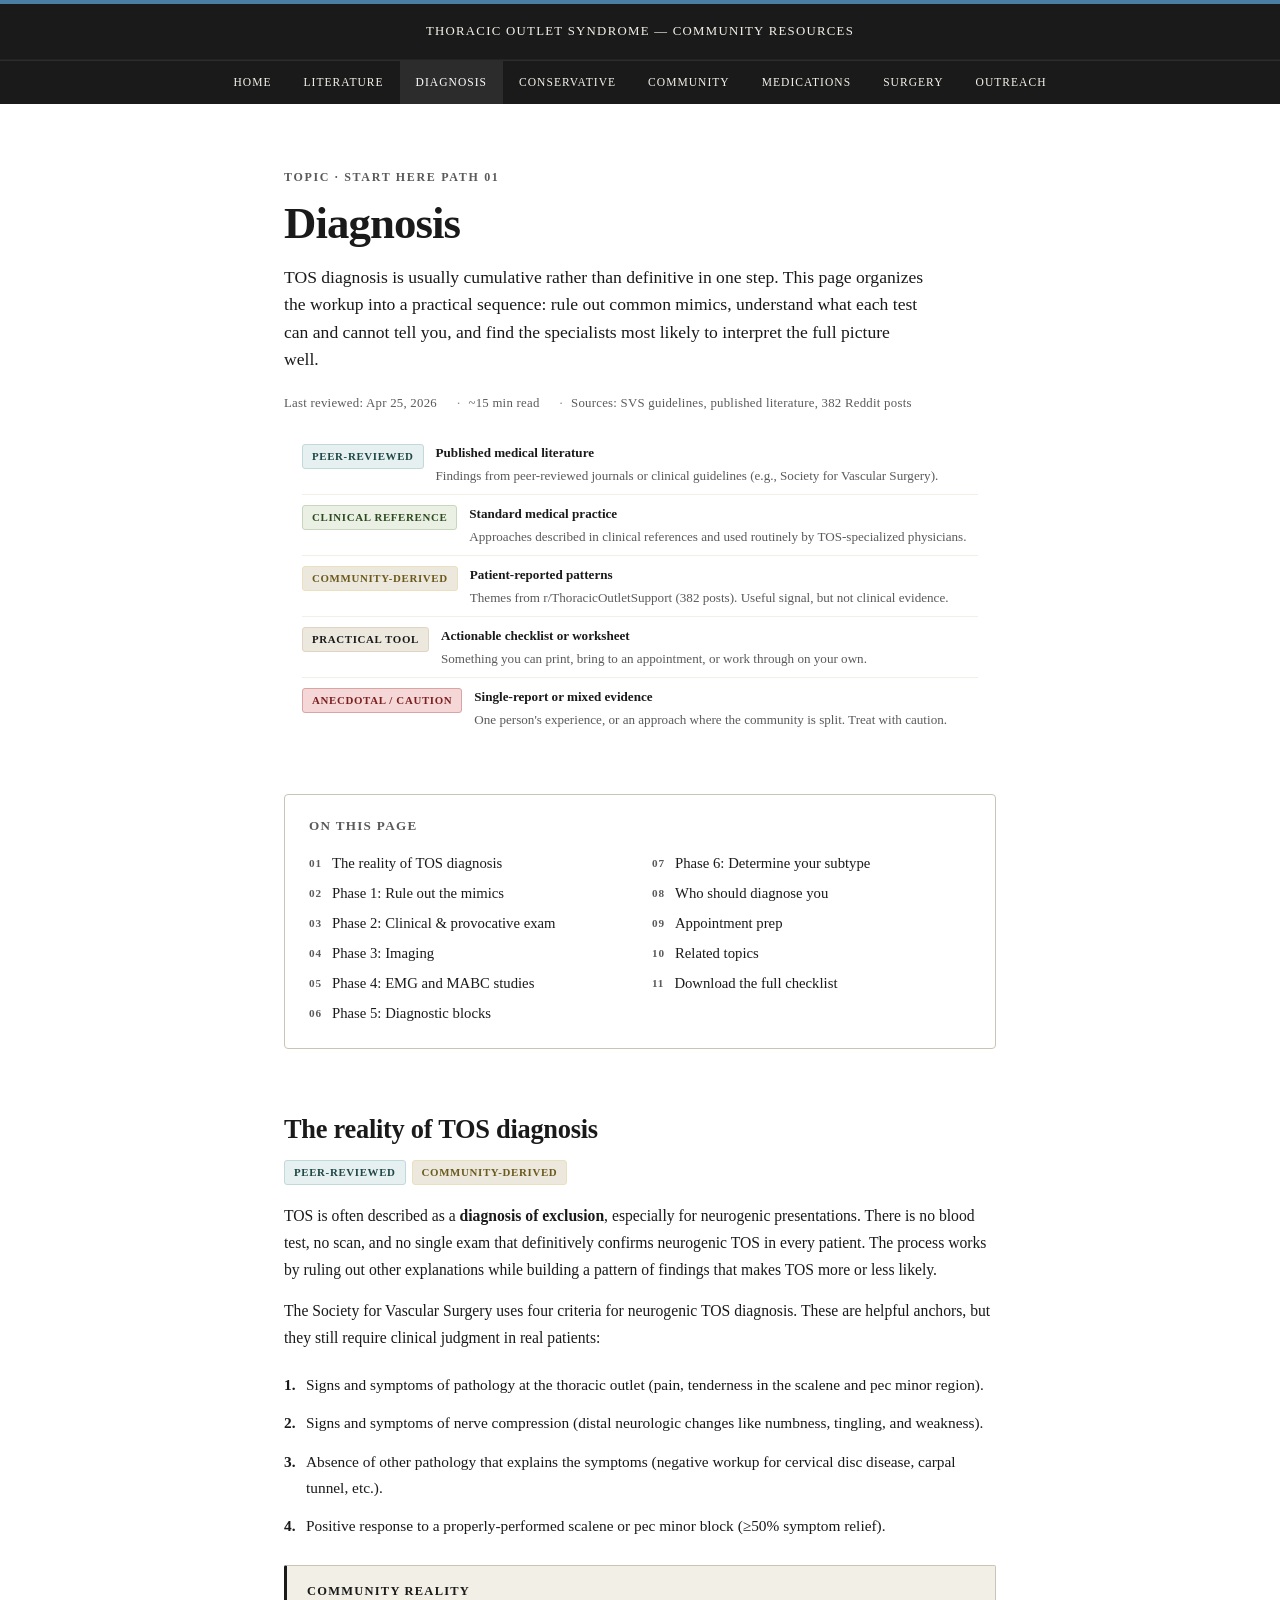
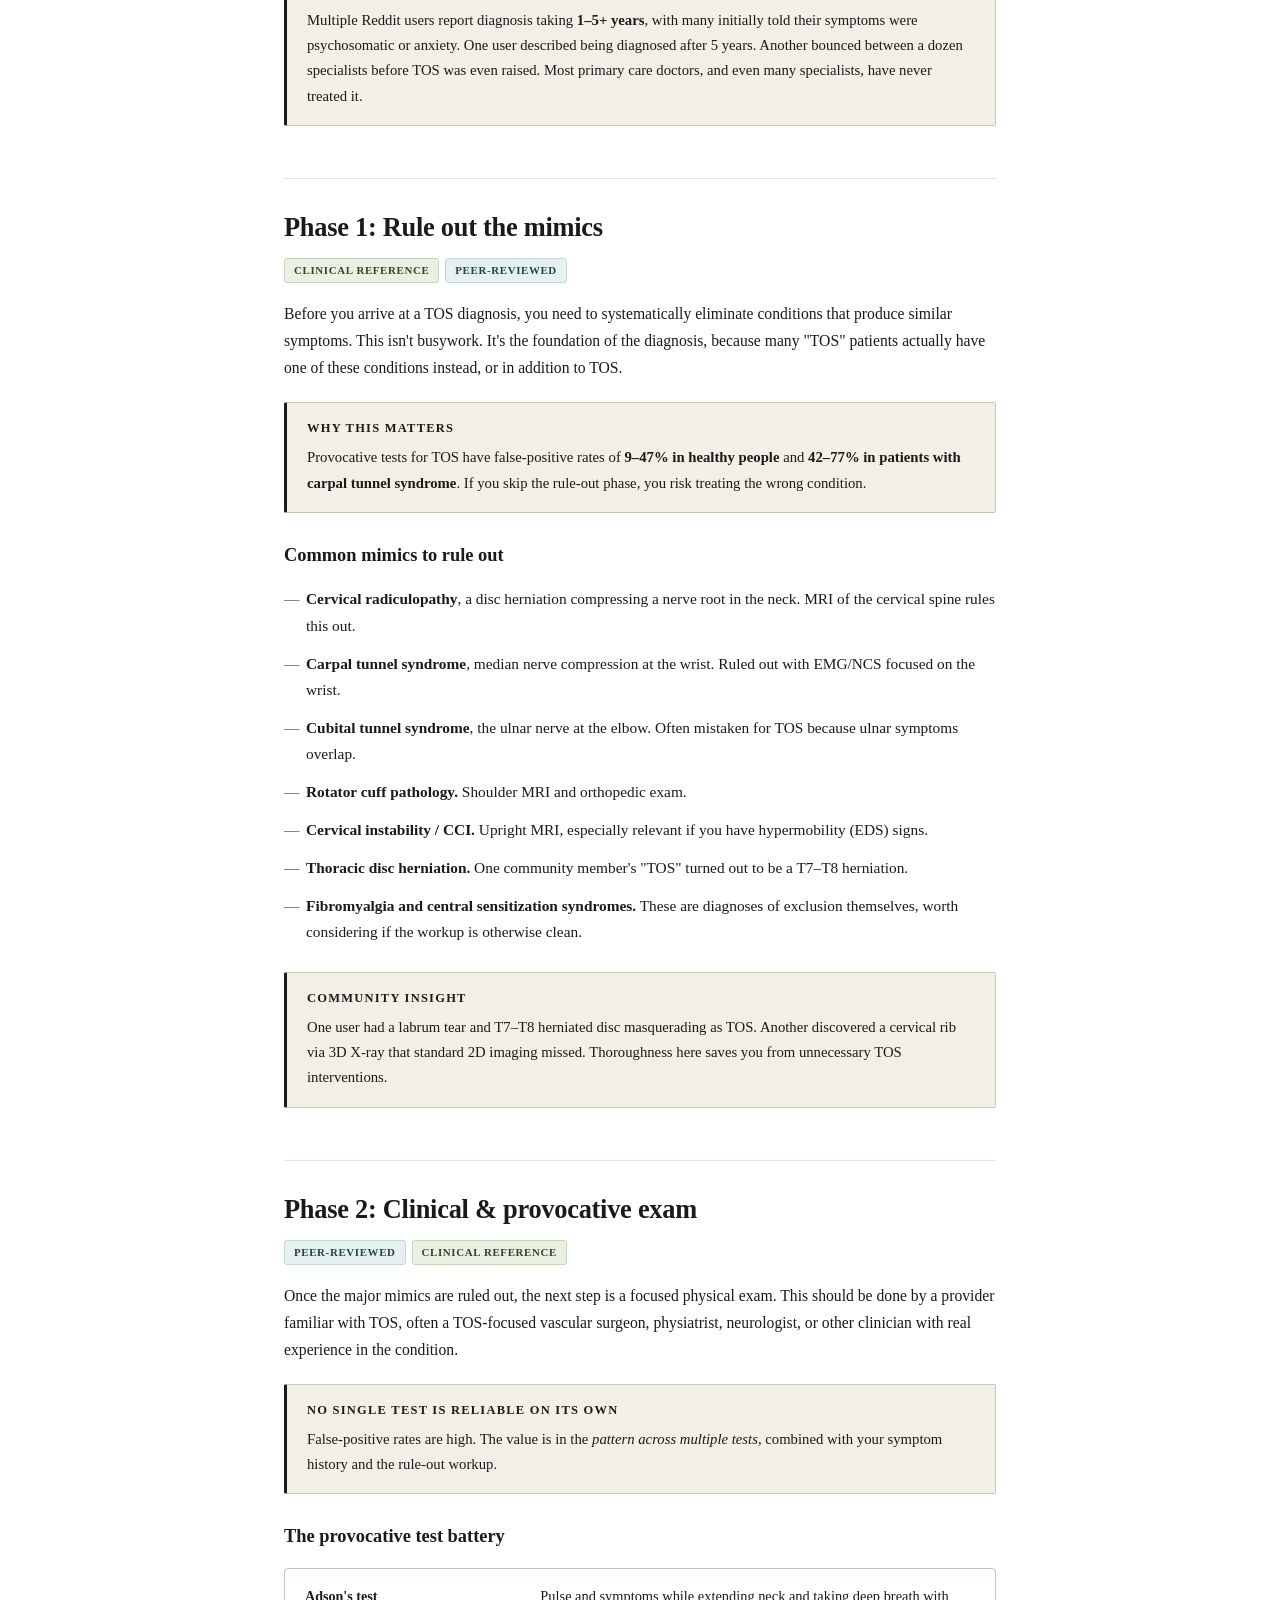
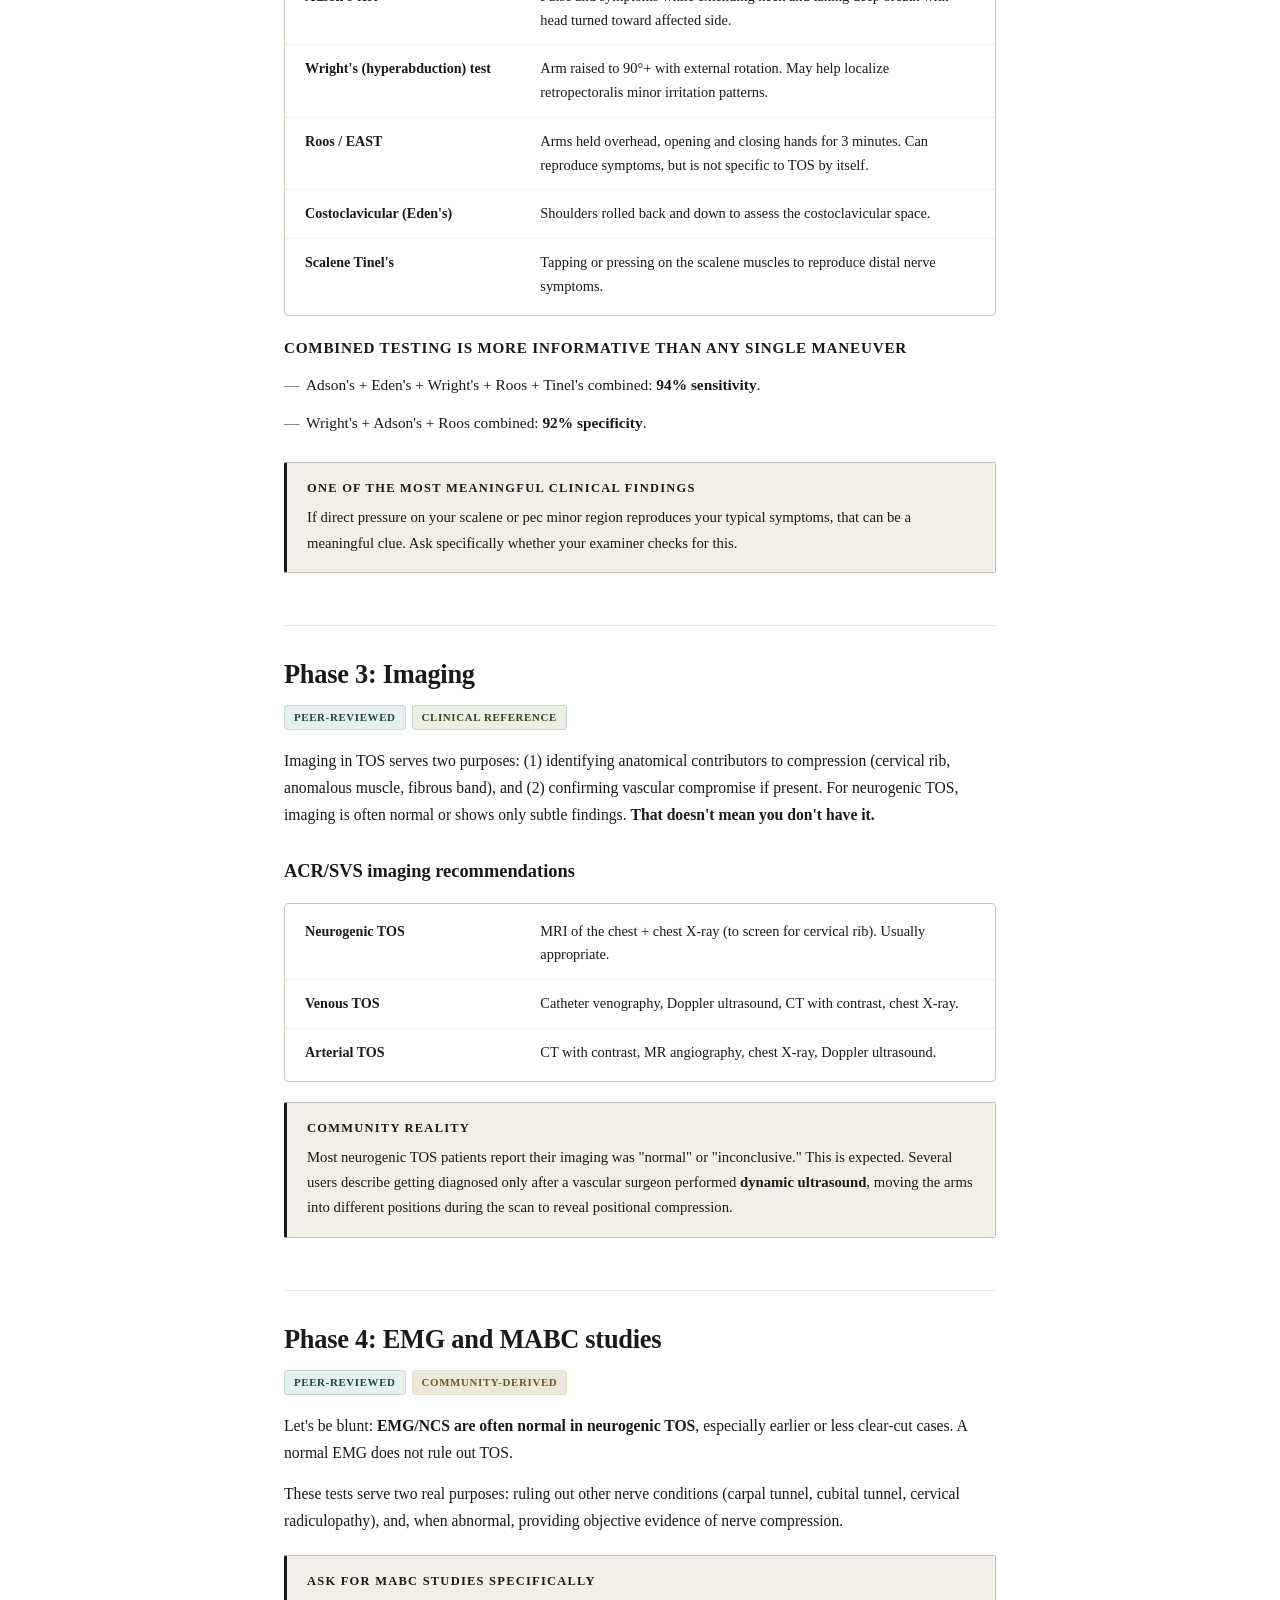
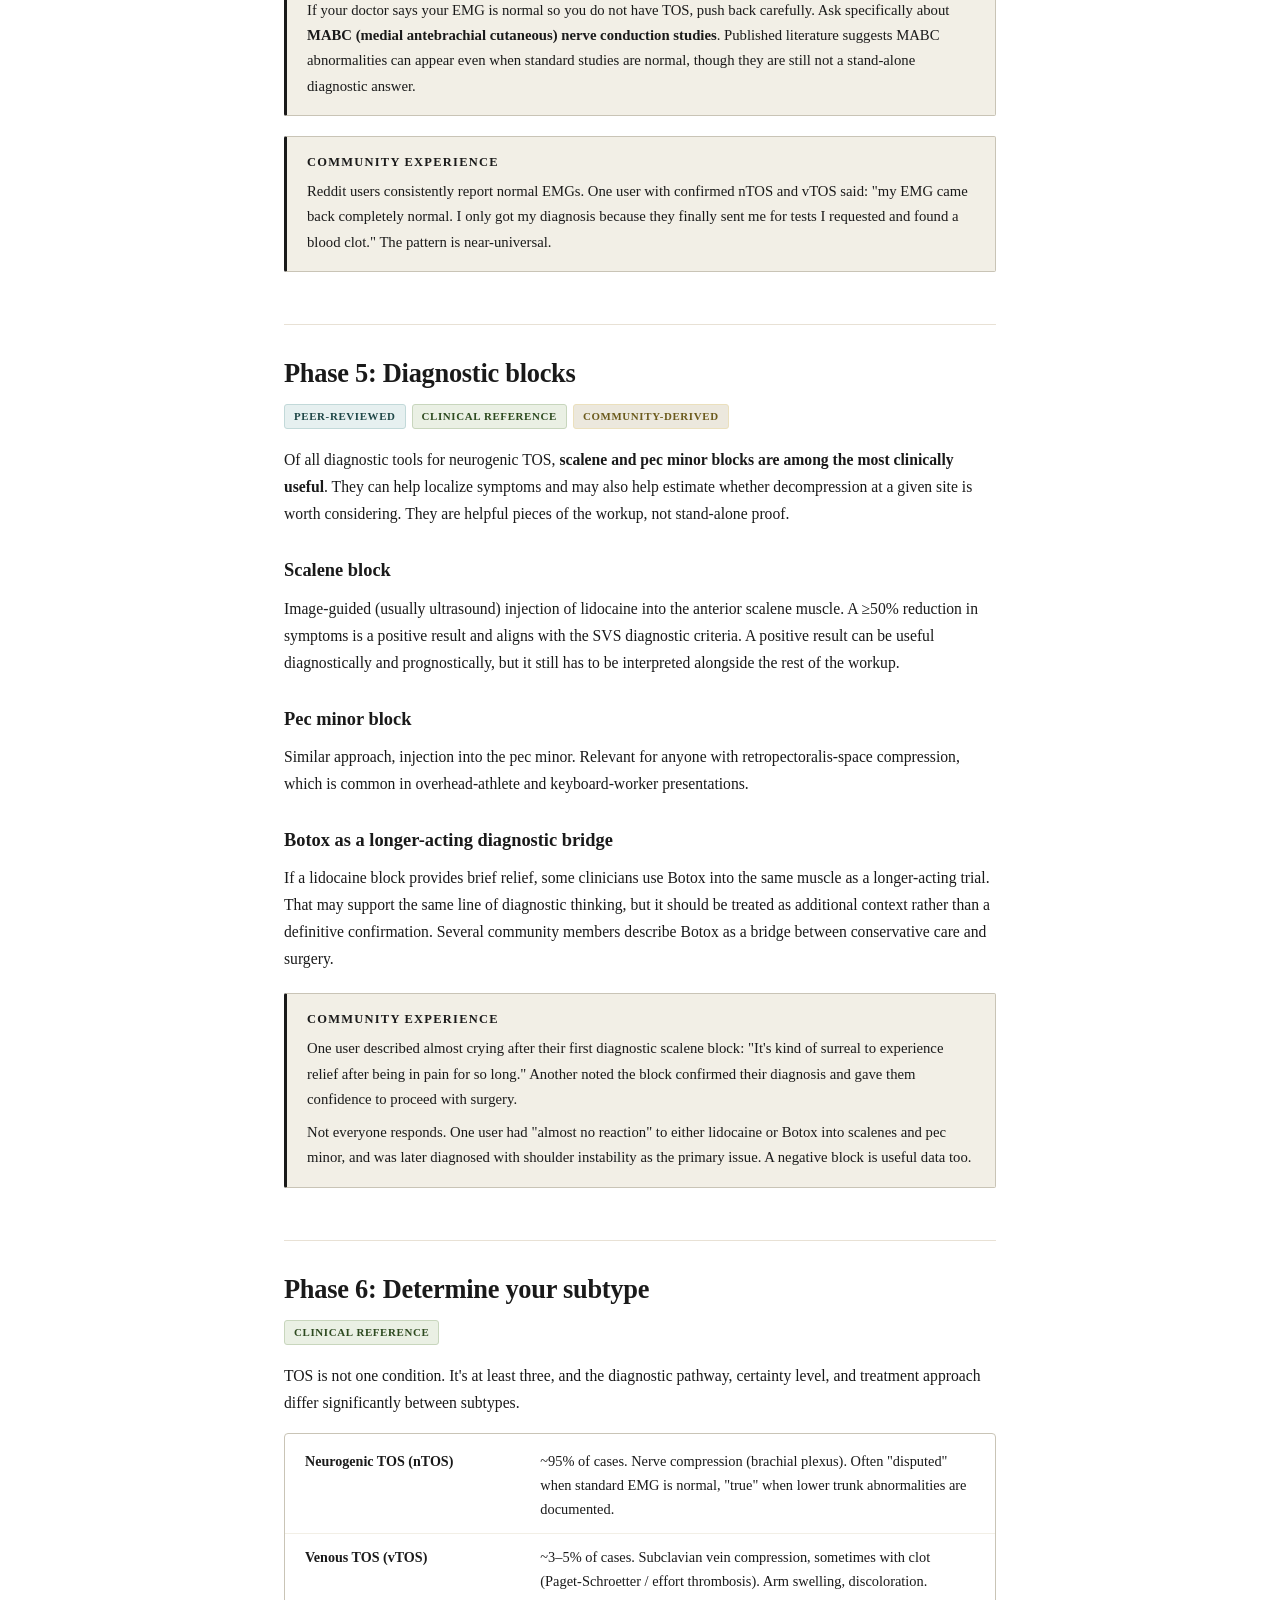
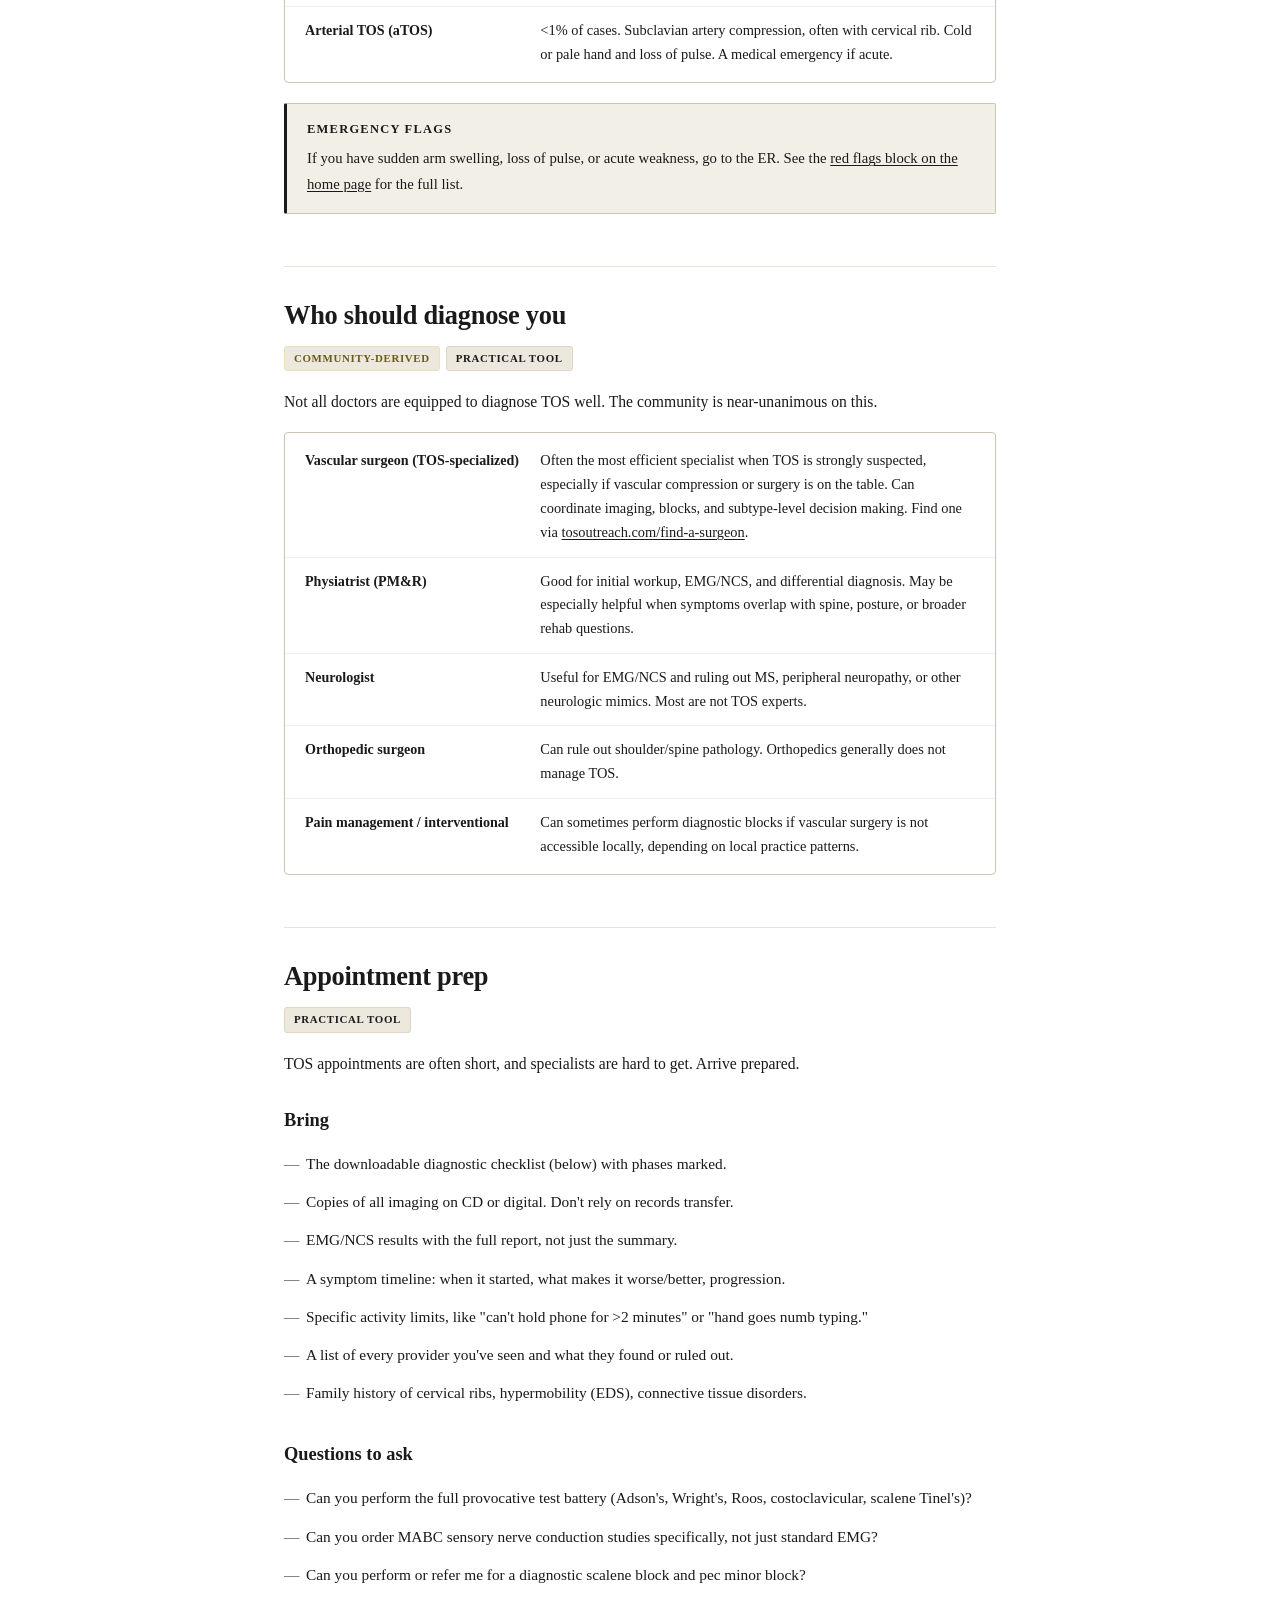
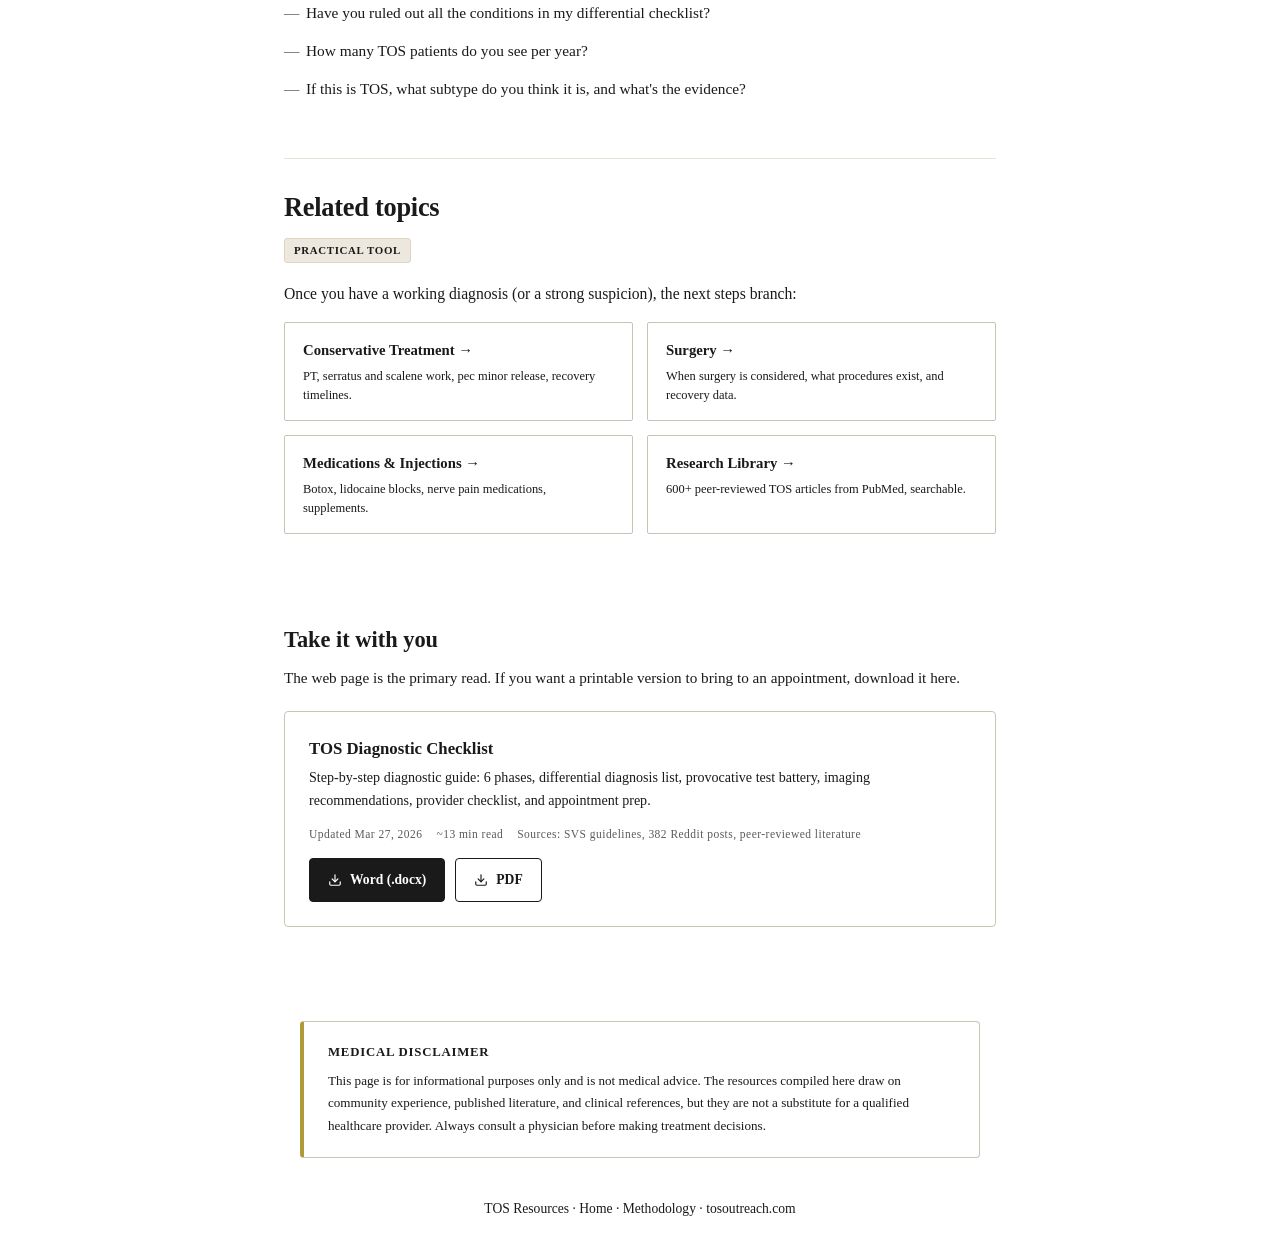
<file: diagnosis.html>
<!DOCTYPE html>
<html lang="en">
<head>
    <meta charset="UTF-8">
    <meta name="viewport" content="width=device-width, initial-scale=1.0">
    <meta name="theme-color" content="#4A7FA5">
    <title>Diagnosis — TOS Resources</title>
    <meta name="description" content="A systematic, community-informed guide to TOS diagnosis: from ruling out mimics to provocative testing, imaging, and diagnostic blocks to discuss with qualified specialists.">
    <style>
        * { margin: 0; padding: 0; box-sizing: border-box; }
        html { scroll-behavior: smooth; scroll-padding-top: 72px; }

        .fade-in { opacity: 0; transform: translateY(16px); transition: opacity 0.5s ease, transform 0.5s ease; }
        .fade-in.visible { opacity: 1; transform: translateY(0); }
        @media (prefers-reduced-motion: reduce) {
            .fade-in { opacity: 1; transform: none; transition: none; }
        }

        body {
            font-family: var(--font-sans);
            background: var(--color-bg);
            color: var(--color-text);
            font-size: 17px;
            line-height: 1.7;
            min-height: 100vh;
            display: flex;
            flex-direction: column;
            align-items: center;
        }

        h1, h2, h3, h4 { font-family: var(--font-serif); }

        .header-bar {
            width: 100%;
            background: #1c1c1c;
            padding: 16px 24px;
            text-align: center;
        }

        .header-bar span {
            font-size: 0.8rem;
            font-weight: 500;
            color: var(--color-bg);
            letter-spacing: 0.08em;
            text-transform: uppercase;
        }

        .page-nav {
            position: sticky;
            top: 0;
            z-index: 100;
            width: 100%;
            background: #1c1c1c;
            border-top: 1px solid rgba(255,255,255,0.06);
            display: flex;
            justify-content: center;
            gap: 0;
        }

        .page-nav a {
            display: block;
            padding: 12px 16px;
            color: var(--color-bg);
            text-decoration: none;
            font-size: 0.72rem;
            font-weight: 500;
            letter-spacing: 0.1em;
            text-transform: uppercase;
            transition: background 0.15s, color 0.15s;
        }

        .page-nav a:hover { background: rgba(255, 255, 255, 0.08); color: #fff; }
        .page-nav a.active { color: #fff; background: rgba(255, 255, 255, 0.05); }

        /* Topic hero */
        .topic-hero {
            width: 100%;
            max-width: 760px;
            padding: 64px 24px 24px;
            text-align: left;
        }

        .topic-eyebrow {
            font-size: 0.75rem;
            font-weight: 600;
            color: var(--color-text-subtle);
            letter-spacing: 0.14em;
            text-transform: uppercase;
            margin-bottom: 12px;
        }

        .topic-hero h1 {
            font-size: 2.8rem;
            font-weight: 700;
            color: var(--color-text);
            line-height: 1.1;
            letter-spacing: -0.02em;
            margin-bottom: 16px;
        }

        .topic-lede {
            font-size: 1.1rem;
            color: var(--color-text-muted);
            line-height: 1.55;
            max-width: 640px;
            margin-bottom: 20px;
        }

        .topic-meta {
            display: flex;
            gap: 20px;
            flex-wrap: wrap;
            font-size: 0.8rem;
            color: var(--color-text-subtle);
            letter-spacing: 0.02em;
        }

        .topic-meta .meta-item::before {
            content: "·";
            margin-right: 8px;
            color: var(--color-border-strong);
        }

        .topic-meta .meta-item:first-child::before { content: none; }

        /* Source-type badges (Phase 3 system) */
        .badge {
            display: inline-flex;
            align-items: center;
            gap: 5px;
            padding: 3px 9px;
            border-radius: 3px;
            font-family: var(--font-sans);
            font-size: 0.68rem;
            font-weight: 600;
            text-transform: uppercase;
            letter-spacing: 0.06em;
            vertical-align: middle;
            line-height: 1.6;
        }

        .badge::before { display: none; }

        .badge-community { background: var(--color-accent-tint); color: #6b5a1c; border: 1px solid #ebe0bd; }
        .badge-peer-reviewed { background: #e6f0f0; color: #1f4747; border: 1px solid #c2d9d9; }
        .badge-clinical { background: #eaf0e4; color: #2d4a1f; border: 1px solid #c8d6bd; }
        .badge-practical { background: var(--color-accent-tint); color: var(--color-accent); border: 1px solid #e2d4c3; }
        .badge-anecdotal { background: #f6d7d7; color: #7a1f1f; border: 1px solid #d9a4a4; }

        .badge-legend {
            width: 100%;
            max-width: 760px;
            padding: 0 24px 24px;
            font-size: 0.78rem;
            color: var(--color-text-subtle);
            line-height: 1.6;
        }

        .badge-legend details {
            background: #ffffff;
            border: 1px solid var(--color-border);
            border-radius: 4px;
            padding: 0;
        }

        .badge-legend summary {
            padding: 12px 18px;
            font-weight: 600;
            color: var(--color-text-muted);
            cursor: pointer;
            list-style: none;
            display: flex;
            align-items: center;
            gap: 8px;
        }

        .badge-legend summary::-webkit-details-marker { display: none; }
        .badge-legend summary::before { content: "▸"; font-size: 0.75rem; transition: transform 0.2s; }
        .badge-legend details[open] summary::before { transform: rotate(90deg); }

        .badge-legend-body { padding: 0 18px 16px; }

        .badge-legend-item {
            display: flex;
            gap: 12px;
            align-items: flex-start;
            padding: 8px 0;
            border-top: 1px solid var(--color-surface-alt);
        }

        .badge-legend-item:first-child { border-top: none; padding-top: 4px; }

        .badge-legend-item > .badge { flex-shrink: 0; margin-top: 2px; }
        .badge-legend-item > div { font-size: 0.82rem; }
        .badge-legend-item strong { color: var(--color-text); display: block; margin-bottom: 2px; }

        /* Table of contents */
        .topic-toc {
            width: 100%;
            max-width: 760px;
            padding: 16px 24px 24px;
        }

        .topic-toc-inner {
            background: #ffffff;
            border: 1px solid var(--color-border);
            border-left: 1px solid var(--color-border);
            border-radius: 4px;
            padding: 20px 24px;
        }

        .topic-toc h2 {
            font-size: 0.82rem;
            font-weight: 700;
            color: var(--color-text-subtle);
            text-transform: uppercase;
            letter-spacing: 0.1em;
            margin-bottom: 12px;
            font-family: var(--font-sans);
        }

        .topic-toc ol {
            list-style: none;
            counter-reset: toc;
            padding: 0;
            columns: 2;
            column-gap: 24px;
        }

        .topic-toc li {
            counter-increment: toc;
            padding: 4px 0;
            break-inside: avoid;
        }

        .topic-toc a {
            color: var(--color-text);
            text-decoration: none;
            font-size: 0.92rem;
            line-height: 1.5;
            display: flex;
            gap: 10px;
        }

        .topic-toc a::before {
            content: counter(toc, decimal-leading-zero);
            font-size: 0.7rem;
            color: var(--color-text-subtle);
            letter-spacing: 0.08em;
            font-weight: 600;
            font-family: var(--font-sans);
            padding-top: 3px;
        }

        .topic-toc a:hover { color: var(--color-accent); }

        /* Topic content */
        .topic-content {
            width: 100%;
            max-width: 760px;
            padding: 24px;
        }

        .topic-content section {
            padding: 32px 0;
            border-top: 1px solid #e8e1d5;
        }

        .topic-content section:first-child { border-top: none; padding-top: 16px; }

        .topic-content h2 {
            font-size: 1.65rem;
            font-weight: 700;
            color: var(--color-text);
            line-height: 1.25;
            margin-bottom: 14px;
            letter-spacing: -0.01em;
        }

        .topic-content h3 {
            font-size: 1.15rem;
            font-weight: 700;
            color: var(--color-text);
            margin: 28px 0 10px;
        }

        .topic-content h4 {
            font-size: 0.95rem;
            font-weight: 700;
            color: var(--color-text);
            margin: 20px 0 6px;
            font-family: var(--font-sans);
            text-transform: uppercase;
            letter-spacing: 0.05em;
        }

        .topic-content p {
            font-size: 0.98rem;
            color: var(--color-text);
            line-height: 1.72;
            margin-bottom: 14px;
        }

        .topic-content p.section-badges {
            margin-bottom: 18px;
            display: flex;
            gap: 6px;
            flex-wrap: wrap;
        }

        .topic-content ul, .topic-content ol {
            padding-left: 0;
            list-style: none;
            margin-bottom: 18px;
        }

        .topic-content ul li, .topic-content ol li {
            font-size: 0.96rem;
            color: var(--color-text);
            line-height: 1.7;
            padding: 6px 0 6px 22px;
            position: relative;
        }

        .topic-content ul li::before {
            content: "—";
            position: absolute;
            left: 0;
            color: var(--color-text-subtle);
        }

        .topic-content ol { counter-reset: topiclist; }
        .topic-content ol li { counter-increment: topiclist; }
        .topic-content ol li::before {
            content: counter(topiclist) ".";
            position: absolute;
            left: 0;
            color: var(--color-accent);
            font-weight: 600;
        }

        .topic-content li strong { color: var(--color-text); }

        .topic-content blockquote {
            margin: 16px 0;
            padding: 14px 20px;
            background: #ffffff;
            border-left: 1px solid var(--color-border);
            border-radius: 0 4px 4px 0;
            font-size: 0.92rem;
            color: var(--color-text-muted);
            line-height: 1.65;
            font-style: italic;
        }

        .topic-content blockquote cite {
            display: block;
            font-style: normal;
            font-size: 0.75rem;
            color: var(--color-text-subtle);
            margin-top: 6px;
            letter-spacing: 0.02em;
        }

        /* Callout boxes */
        .callout {
            background: #ffffff;
            border: 1px solid var(--color-border);
            border-left: 1px solid var(--color-border);
            border-radius: 4px;
            padding: 16px 20px;
            margin: 20px 0;
        }

        .callout-caution {
            border-left-color: var(--color-text);
            background: var(--color-accent-tint);
        }

        .callout-tip {
            border-left-color: var(--color-text);
            background: #f5f9f1;
        }

        .callout h4 {
            margin: 0 0 6px;
            font-size: 0.78rem;
            letter-spacing: 0.1em;
            color: var(--color-accent);
        }

        .callout-caution h4 { color: var(--color-text); }
        .callout-tip h4 { color: var(--color-text); }

        .callout p { font-size: 0.92rem; margin-bottom: 0; }
        .callout p + p { margin-top: 8px; }

        /* Provider / table-style data block */
        .data-block {
            background: #ffffff;
            border: 1px solid var(--color-border);
            border-radius: 4px;
            padding: 4px 0;
            margin: 16px 0 20px;
        }

        .data-row {
            display: grid;
            grid-template-columns: 1fr 2fr;
            gap: 18px;
            padding: 12px 20px;
            border-top: 1px solid var(--color-surface-alt);
        }

        .data-row:first-child { border-top: none; }

        .data-key {
            font-weight: 600;
            color: var(--color-text);
            font-size: 0.88rem;
        }

        .data-val {
            font-size: 0.9rem;
            color: var(--color-text-muted);
            line-height: 1.65;
        }

        /* Related pages */
        .topic-related {
            width: 100%;
            max-width: 760px;
            padding: 32px 24px 8px;
        }

        .topic-related h2 {
            font-size: 1rem;
            font-weight: 700;
            color: var(--color-text-subtle);
            letter-spacing: 0.1em;
            text-transform: uppercase;
            margin-bottom: 14px;
            font-family: var(--font-sans);
        }

        .related-grid {
            display: grid;
            grid-template-columns: repeat(2, 1fr);
            gap: 14px;
        }

        .related-card {
            display: flex;
            flex-direction: column;
            gap: 4px;
            padding: 16px 18px;
            background: #ffffff;
            border: 1px solid var(--color-border);
            border-left: 1px solid var(--color-border);
            border-radius: 4px;
            text-decoration: none;
            transition: border-color 0.2s, transform 0.15s;
        }

        .related-card:hover { border-color: var(--color-border-strong); transform: translateY(-1px); }

        .related-card strong {
            font-size: 0.92rem;
            color: var(--color-text);
            display: block;
        }

        .related-card span {
            font-size: 0.78rem;
            color: var(--color-text-muted);
            line-height: 1.5;
        }

        /* Downloads at bottom of page */
        .topic-downloads {
            width: 100%;
            max-width: 760px;
            padding: 32px 24px;
        }

        .topic-downloads h2 {
            font-size: 1.4rem;
            font-weight: 700;
            color: var(--color-text);
            margin-bottom: 8px;
        }

        .topic-downloads > p {
            font-size: 0.95rem;
            color: var(--color-text-muted);
            margin-bottom: 20px;
            line-height: 1.6;
        }

        .dl-card {
            background: #ffffff;
            border: 1px solid var(--color-border);
            border-left: 1px solid var(--color-border);
            border-radius: 4px;
            padding: 24px;
            margin-bottom: 14px;
        }

        .dl-card h3 {
            font-size: 1.05rem;
            font-weight: 700;
            color: var(--color-text);
            margin-bottom: 4px;
        }

        .dl-card p {
            font-size: 0.88rem;
            color: var(--color-text-muted);
            margin-bottom: 14px;
            line-height: 1.6;
        }

        .dl-card .dl-meta {
            display: flex;
            gap: 14px;
            flex-wrap: wrap;
            font-size: 0.72rem;
            color: var(--color-text-subtle);
            letter-spacing: 0.04em;
            margin-bottom: 14px;
        }

        .dl-buttons {
            display: flex;
            gap: 10px;
            flex-wrap: wrap;
        }

        .dl-btn {
            display: inline-flex;
            align-items: center;
            gap: 8px;
            padding: 10px 18px;
            font-size: 0.85rem;
            font-weight: 600;
            border-radius: 4px;
            text-decoration: none;
            background: var(--color-accent);
            color: #fff;
            border: 1.5px solid var(--color-accent);
            transition: background 0.15s;
        }

        .dl-btn:hover { background: var(--color-accent-hover); }

        .dl-btn-pdf {
            background: transparent;
            color: var(--color-accent);
        }

        .dl-btn-pdf:hover { background: var(--color-accent); color: #fff; }

        .dl-btn svg { width: 14px; height: 14px; }

        /* Disclaimer + footer */
        .disclaimer {
            max-width: 680px;
            margin: 48px auto 0;
            padding: 20px 24px;
            background: #ffffff;
            border: 1px solid var(--color-border);
            border-left: 4px solid #b09a3a;
            border-radius: 4px;
        }

        .disclaimer h3 {
            font-size: 0.8rem;
            font-weight: 700;
            color: var(--color-text);
            text-transform: uppercase;
            letter-spacing: 0.06em;
            margin-bottom: 8px;
            font-family: var(--font-sans);
        }

        .disclaimer p { font-size: 0.82rem; color: var(--color-text-muted); line-height: 1.7; }

        footer {
            margin-top: auto;
            padding: 40px 24px;
            text-align: center;
            color: var(--color-text-subtle);
            font-size: 0.85rem;
        }

        footer a { color: var(--color-accent); text-decoration: none; }

        .back-to-top {
            position: fixed;
            bottom: 28px;
            right: 28px;
            width: 44px;
            height: 44px;
            border-radius: 50%;
            background: var(--color-accent);
            color: #fff;
            border: none;
            opacity: 0;
            pointer-events: none;
            transition: opacity 0.2s, background 0.2s;
            display: flex;
            align-items: center;
            justify-content: center;
            cursor: pointer;
            z-index: 40;
        }

        .back-to-top.visible { opacity: 1; pointer-events: auto; }
        .back-to-top:hover { background: var(--color-accent-hover); }

        /* Mobile */
        @media (max-width: 640px) {
            .topic-hero { padding: 40px 20px 16px; }
            .topic-hero h1 { font-size: 2rem; }
            .topic-lede { font-size: 1rem; }
            .topic-toc { padding: 12px 20px 20px; }
            .topic-toc ol { columns: 1; }
            .topic-content { padding: 20px; }
            .topic-content h2 { font-size: 1.35rem; }
            .topic-content h3 { font-size: 1.05rem; }
            .related-grid { grid-template-columns: 1fr; }
            .data-row { grid-template-columns: 1fr; gap: 4px; padding: 10px 16px; }
            .disclaimer { margin-left: 20px; margin-right: 20px; padding: 16px 18px; }
            .back-to-top { bottom: 20px; right: 20px; width: 44px; height: 44px; }
            .topic-downloads { padding: 24px 20px; }
            .dl-card { padding: 20px; }
        }

        @media (min-width: 768px) {
            .related-grid { grid-template-columns: repeat(2, 1fr); }
        }

        /* Dark mode */
        /* Critical fallback — keeps the page rendering if css/site.css
           is blocked or cached as a stale 404. site.css below re-declares
           these tokens and provides the full drawer styling. */
        :root {
            --color-bg: #ffffff;
            --color-text: #1a1a1a;
            --color-text-muted: #1a1a1a;
            --color-text-subtle: #5a5a5a;
            --color-border: #c9c4b6;
            --color-border-strong: #8a8578;
            --color-accent: #1a1a1a;
            --color-accent-hover: #4a4a4a;
            --color-accent-tint: #ece8dd;
            --color-surface-alt: #f2efe6;
            --font-serif: "Times New Roman", Times, Georgia, serif;
            --font-sans: "Times New Roman", Times, Georgia, serif;
        }
        .drawer, .drawer-backdrop { display: none; }
        body.drawer-open .drawer { display: flex; flex-direction: column; }
        body.drawer-open .drawer-backdrop { display: block; }
        .nav-toggle { display: none; }
        @media (max-width: 899px) {
            .nav-toggle { display: inline-flex; }
            .page-nav { display: none; }
        }
    </style>
    <link rel="stylesheet" href="css/site.css?v=20260513">
</head>
<body>
    <div class="reading-progress" aria-hidden="true"></div>
    <button class="back-to-top" id="back-to-top" aria-label="Back to top">
        <svg width="18" height="18" viewBox="0 0 24 24" fill="none" stroke="currentColor" stroke-width="2.5" stroke-linecap="round" stroke-linejoin="round"><polyline points="18 15 12 9 6 15"/></svg>
    </button>

    <div class="header-bar">
        <span>Thoracic Outlet Syndrome — Community Resources</span>
        <button class="nav-toggle" aria-label="Open menu" aria-expanded="false" aria-controls="site-drawer">
            <svg viewBox="0 0 24 24" fill="none" stroke="currentColor" stroke-width="2" stroke-linecap="round" aria-hidden="true"><line x1="3" y1="6" x2="21" y2="6"/><line x1="3" y1="12" x2="21" y2="12"/><line x1="3" y1="18" x2="21" y2="18"/></svg>
        </button>
    </div>

    <nav class="page-nav">
        <a href="index.html">Home</a>
        <a href="literature.html">Literature</a>
        <a href="diagnosis.html" class="active">Diagnosis</a>
        <a href="conservative.html">Conservative</a>
        <a href="community-discussion.html">Community</a>
        <a href="medications.html">Medications</a>
        <a href="surgery.html">Surgery</a>
        <a href="outreach.html">Outreach</a>
    </nav>

    <div class="drawer-backdrop" aria-hidden="true"></div>
    <aside class="drawer" id="site-drawer" role="dialog" aria-modal="true" aria-labelledby="drawer-title" aria-hidden="true">
        <div class="drawer-header">
            <span class="drawer-title" id="drawer-title">TOS Resources</span>
            <button class="drawer-close" aria-label="Close menu">
                <svg viewBox="0 0 24 24" fill="none" stroke="currentColor" stroke-width="2" stroke-linecap="round" aria-hidden="true"><line x1="6" y1="6" x2="18" y2="18"/><line x1="18" y1="6" x2="6" y2="18"/></svg>
            </button>
        </div>
        <nav aria-label="Primary">
            <a href="index.html">Home</a>
            <a href="literature.html">Literature</a>
            <a href="diagnosis.html" class="active">Diagnosis</a>
            <a href="conservative.html">Conservative</a>
            <a href="community-discussion.html">Community</a>
            <a href="medications.html">Medications</a>
            <a href="surgery.html">Surgery</a>
            <a href="outreach.html">Outreach</a>
        </nav>
        <hr class="drawer-divider">
        <span class="drawer-section-label drawer-onpage-label">On this page</span>
        <nav class="drawer-onpage" aria-label="On this page"></nav>
        <div class="drawer-footer">
            <a href="methodology.html">Methodology & Transparency →</a>
        </div>
    </aside>

    <header class="topic-hero">
        <p class="topic-eyebrow">Topic · Start Here Path 01</p>
        <h1>Diagnosis</h1>
        <p class="topic-lede">TOS diagnosis is usually cumulative rather than definitive in one step. This page organizes the workup into a practical sequence: rule out common mimics, understand what each test can and cannot tell you, and find the specialists most likely to interpret the full picture well.</p>
        <div class="topic-meta">
            <span class="meta-item">Last reviewed: Apr 25, 2026</span>
            <span class="meta-item">~15 min read</span>
            <span class="meta-item">Sources: SVS guidelines, published literature, 382 Reddit posts</span>
        </div>
    </header>

    <div class="badge-legend">
        <details data-mobile-only>
            <summary>About the badges on this page</summary>
            <div class="badge-legend-body">
                <div class="badge-legend-item">
                    <span class="badge badge-peer-reviewed">Peer-reviewed</span>
                    <div><strong>Published medical literature</strong>Findings from peer-reviewed journals or clinical guidelines (e.g., Society for Vascular Surgery).</div>
                </div>
                <div class="badge-legend-item">
                    <span class="badge badge-clinical">Clinical reference</span>
                    <div><strong>Standard medical practice</strong>Approaches described in clinical references and used routinely by TOS-specialized physicians.</div>
                </div>
                <div class="badge-legend-item">
                    <span class="badge badge-community">Community-derived</span>
                    <div><strong>Patient-reported patterns</strong>Themes from r/ThoracicOutletSupport (382 posts). Useful signal, but not clinical evidence.</div>
                </div>
                <div class="badge-legend-item">
                    <span class="badge badge-practical">Practical tool</span>
                    <div><strong>Actionable checklist or worksheet</strong>Something you can print, bring to an appointment, or work through on your own.</div>
                </div>
                <div class="badge-legend-item">
                    <span class="badge badge-anecdotal">Anecdotal / caution</span>
                    <div><strong>Single-report or mixed evidence</strong>One person's experience, or an approach where the community is split. Treat with caution.</div>
                </div>
            </div>
        </details>
    </div>

    <nav class="topic-toc" aria-label="On this page">
        <div class="topic-toc-inner">
            <h2>On this page</h2>
            <ol>
                <li><a href="#reality">The reality of TOS diagnosis</a></li>
                <li><a href="#rule-out">Phase 1: Rule out the mimics</a></li>
                <li><a href="#exam">Phase 2: Clinical &amp; provocative exam</a></li>
                <li><a href="#imaging">Phase 3: Imaging</a></li>
                <li><a href="#emg">Phase 4: EMG and MABC studies</a></li>
                <li><a href="#blocks">Phase 5: Diagnostic blocks</a></li>
                <li><a href="#subtype">Phase 6: Determine your subtype</a></li>
                <li><a href="#providers">Who should diagnose you</a></li>
                <li><a href="#prep">Appointment prep</a></li>
                <li><a href="#related">Related topics</a></li>
                <li><a href="#downloads">Download the full checklist</a></li>
            </ol>
        </div>
    </nav>

    <article class="topic-content">
        <section id="reality">
            <h2>The reality of TOS diagnosis</h2>
            <p class="section-badges"><span class="badge badge-peer-reviewed">Peer-reviewed</span><span class="badge badge-community">Community-derived</span></p>
            <p>TOS is often described as a <strong>diagnosis of exclusion</strong>, especially for neurogenic presentations. There is no blood test, no scan, and no single exam that definitively confirms neurogenic TOS in every patient. The process works by ruling out other explanations while building a pattern of findings that makes TOS more or less likely.</p>

            <p>The Society for Vascular Surgery uses four criteria for neurogenic TOS diagnosis. These are helpful anchors, but they still require clinical judgment in real patients:</p>
            <ol>
                <li>Signs and symptoms of pathology at the thoracic outlet (pain, tenderness in the scalene and pec minor region).</li>
                <li>Signs and symptoms of nerve compression (distal neurologic changes like numbness, tingling, and weakness).</li>
                <li>Absence of other pathology that explains the symptoms (negative workup for cervical disc disease, carpal tunnel, etc.).</li>
                <li>Positive response to a properly-performed scalene or pec minor block (≥50% symptom relief).</li>
            </ol>

            <div class="callout">
                <h4>Community reality</h4>
                <p>Multiple Reddit users report diagnosis taking <strong>1–5+ years</strong>, with many initially told their symptoms were psychosomatic or anxiety. One user described being diagnosed after 5 years. Another bounced between a dozen specialists before TOS was even raised. Most primary care doctors, and even many specialists, have never treated it.</p>
            </div>
        </section>

        <section id="rule-out">
            <h2>Phase 1: Rule out the mimics</h2>
            <p class="section-badges"><span class="badge badge-clinical">Clinical reference</span><span class="badge badge-peer-reviewed">Peer-reviewed</span></p>
            <p>Before you arrive at a TOS diagnosis, you need to systematically eliminate conditions that produce similar symptoms. This isn't busywork. It's the foundation of the diagnosis, because many "TOS" patients actually have one of these conditions instead, or in addition to TOS.</p>

            <div class="callout callout-caution">
                <h4>Why this matters</h4>
                <p>Provocative tests for TOS have false-positive rates of <strong>9–47% in healthy people</strong> and <strong>42–77% in patients with carpal tunnel syndrome</strong>. If you skip the rule-out phase, you risk treating the wrong condition.</p>
            </div>

            <h3>Common mimics to rule out</h3>
            <ul>
                <li><strong>Cervical radiculopathy</strong>, a disc herniation compressing a nerve root in the neck. MRI of the cervical spine rules this out.</li>
                <li><strong>Carpal tunnel syndrome</strong>, median nerve compression at the wrist. Ruled out with EMG/NCS focused on the wrist.</li>
                <li><strong>Cubital tunnel syndrome</strong>, the ulnar nerve at the elbow. Often mistaken for TOS because ulnar symptoms overlap.</li>
                <li><strong>Rotator cuff pathology.</strong> Shoulder MRI and orthopedic exam.</li>
                <li><strong>Cervical instability / CCI.</strong> Upright MRI, especially relevant if you have hypermobility (EDS) signs.</li>
                <li><strong>Thoracic disc herniation.</strong> One community member's "TOS" turned out to be a T7–T8 herniation.</li>
                <li><strong>Fibromyalgia and central sensitization syndromes.</strong> These are diagnoses of exclusion themselves, worth considering if the workup is otherwise clean.</li>
            </ul>

            <div class="callout">
                <h4>Community insight</h4>
                <p>One user had a labrum tear and T7–T8 herniated disc masquerading as TOS. Another discovered a cervical rib via 3D X-ray that standard 2D imaging missed. Thoroughness here saves you from unnecessary TOS interventions.</p>
            </div>
        </section>

        <section id="exam">
            <h2>Phase 2: Clinical &amp; provocative exam</h2>
            <p class="section-badges"><span class="badge badge-peer-reviewed">Peer-reviewed</span><span class="badge badge-clinical">Clinical reference</span></p>
            <p>Once the major mimics are ruled out, the next step is a focused physical exam. This should be done by a provider familiar with TOS, often a TOS-focused vascular surgeon, physiatrist, neurologist, or other clinician with real experience in the condition.</p>

            <div class="callout callout-caution">
                <h4>No single test is reliable on its own</h4>
                <p>False-positive rates are high. The value is in the <em>pattern across multiple tests</em>, combined with your symptom history and the rule-out workup.</p>
            </div>

            <h3>The provocative test battery</h3>
            <div class="data-block">
                <div class="data-row">
                    <div class="data-key">Adson's test</div>
                    <div class="data-val">Pulse and symptoms while extending neck and taking deep breath with head turned toward affected side.</div>
                </div>
                <div class="data-row">
                    <div class="data-key">Wright's (hyperabduction) test</div>
                    <div class="data-val">Arm raised to 90°+ with external rotation. May help localize retropectoralis minor irritation patterns.</div>
                </div>
                <div class="data-row">
                    <div class="data-key">Roos / EAST</div>
                    <div class="data-val">Arms held overhead, opening and closing hands for 3 minutes. Can reproduce symptoms, but is not specific to TOS by itself.</div>
                </div>
                <div class="data-row">
                    <div class="data-key">Costoclavicular (Eden's)</div>
                    <div class="data-val">Shoulders rolled back and down to assess the costoclavicular space.</div>
                </div>
                <div class="data-row">
                    <div class="data-key">Scalene Tinel's</div>
                    <div class="data-val">Tapping or pressing on the scalene muscles to reproduce distal nerve symptoms.</div>
                </div>
            </div>

            <h4>Combined testing is more informative than any single maneuver</h4>
            <ul>
                <li>Adson's + Eden's + Wright's + Roos + Tinel's combined: <strong>94% sensitivity</strong>.</li>
                <li>Wright's + Adson's + Roos combined: <strong>92% specificity</strong>.</li>
            </ul>

            <div class="callout callout-tip">
                <h4>One of the most meaningful clinical findings</h4>
                <p>If direct pressure on your scalene or pec minor region reproduces your typical symptoms, that can be a meaningful clue. Ask specifically whether your examiner checks for this.</p>
            </div>
        </section>

        <section id="imaging">
            <h2>Phase 3: Imaging</h2>
            <p class="section-badges"><span class="badge badge-peer-reviewed">Peer-reviewed</span><span class="badge badge-clinical">Clinical reference</span></p>
            <p>Imaging in TOS serves two purposes: (1) identifying anatomical contributors to compression (cervical rib, anomalous muscle, fibrous band), and (2) confirming vascular compromise if present. For neurogenic TOS, imaging is often normal or shows only subtle findings. <strong>That doesn't mean you don't have it.</strong></p>

            <h3>ACR/SVS imaging recommendations</h3>
            <div class="data-block">
                <div class="data-row">
                    <div class="data-key">Neurogenic TOS</div>
                    <div class="data-val">MRI of the chest + chest X-ray (to screen for cervical rib). Usually appropriate.</div>
                </div>
                <div class="data-row">
                    <div class="data-key">Venous TOS</div>
                    <div class="data-val">Catheter venography, Doppler ultrasound, CT with contrast, chest X-ray.</div>
                </div>
                <div class="data-row">
                    <div class="data-key">Arterial TOS</div>
                    <div class="data-val">CT with contrast, MR angiography, chest X-ray, Doppler ultrasound.</div>
                </div>
            </div>

            <div class="callout">
                <h4>Community reality</h4>
                <p>Most neurogenic TOS patients report their imaging was "normal" or "inconclusive." This is expected. Several users describe getting diagnosed only after a vascular surgeon performed <strong>dynamic ultrasound</strong>, moving the arms into different positions during the scan to reveal positional compression.</p>
            </div>
        </section>

        <section id="emg">
            <h2>Phase 4: EMG and MABC studies</h2>
            <p class="section-badges"><span class="badge badge-peer-reviewed">Peer-reviewed</span><span class="badge badge-community">Community-derived</span></p>
            <p>Let's be blunt: <strong>EMG/NCS are often normal in neurogenic TOS</strong>, especially earlier or less clear-cut cases. A normal EMG does not rule out TOS.</p>

            <p>These tests serve two real purposes: ruling out other nerve conditions (carpal tunnel, cubital tunnel, cervical radiculopathy), and, when abnormal, providing objective evidence of nerve compression.</p>

            <div class="callout callout-tip">
                <h4>Ask for MABC studies specifically</h4>
                <p>If your doctor says your EMG is normal so you do not have TOS, push back carefully. Ask specifically about <strong>MABC (medial antebrachial cutaneous) nerve conduction studies</strong>. Published literature suggests MABC abnormalities can appear even when standard studies are normal, though they are still not a stand-alone diagnostic answer.</p>
            </div>

            <div class="callout">
                <h4>Community experience</h4>
                <p>Reddit users consistently report normal EMGs. One user with confirmed nTOS and vTOS said: "my EMG came back completely normal. I only got my diagnosis because they finally sent me for tests I requested and found a blood clot." The pattern is near-universal.</p>
            </div>
        </section>

        <section id="blocks">
            <h2>Phase 5: Diagnostic blocks</h2>
            <p class="section-badges"><span class="badge badge-peer-reviewed">Peer-reviewed</span><span class="badge badge-clinical">Clinical reference</span><span class="badge badge-community">Community-derived</span></p>
            <p>Of all diagnostic tools for neurogenic TOS, <strong>scalene and pec minor blocks are among the most clinically useful</strong>. They can help localize symptoms and may also help estimate whether decompression at a given site is worth considering. They are helpful pieces of the workup, not stand-alone proof.</p>

            <h3>Scalene block</h3>
            <p>Image-guided (usually ultrasound) injection of lidocaine into the anterior scalene muscle. A ≥50% reduction in symptoms is a positive result and aligns with the SVS diagnostic criteria. A positive result can be useful diagnostically and prognostically, but it still has to be interpreted alongside the rest of the workup.</p>

            <h3>Pec minor block</h3>
            <p>Similar approach, injection into the pec minor. Relevant for anyone with retropectoralis-space compression, which is common in overhead-athlete and keyboard-worker presentations.</p>

            <h3>Botox as a longer-acting diagnostic bridge</h3>
            <p>If a lidocaine block provides brief relief, some clinicians use Botox into the same muscle as a longer-acting trial. That may support the same line of diagnostic thinking, but it should be treated as additional context rather than a definitive confirmation. Several community members describe Botox as a bridge between conservative care and surgery.</p>

            <div class="callout">
                <h4>Community experience</h4>
                <p>One user described almost crying after their first diagnostic scalene block: "It's kind of surreal to experience relief after being in pain for so long." Another noted the block confirmed their diagnosis and gave them confidence to proceed with surgery.</p>
                <p>Not everyone responds. One user had "almost no reaction" to either lidocaine or Botox into scalenes and pec minor, and was later diagnosed with shoulder instability as the primary issue. A negative block is useful data too.</p>
            </div>
        </section>

        <section id="subtype">
            <h2>Phase 6: Determine your subtype</h2>
            <p class="section-badges"><span class="badge badge-clinical">Clinical reference</span></p>
            <p>TOS is not one condition. It's at least three, and the diagnostic pathway, certainty level, and treatment approach differ significantly between subtypes.</p>

            <div class="data-block">
                <div class="data-row">
                    <div class="data-key">Neurogenic TOS (nTOS)</div>
                    <div class="data-val">~95% of cases. Nerve compression (brachial plexus). Often "disputed" when standard EMG is normal, "true" when lower trunk abnormalities are documented.</div>
                </div>
                <div class="data-row">
                    <div class="data-key">Venous TOS (vTOS)</div>
                    <div class="data-val">~3–5% of cases. Subclavian vein compression, sometimes with clot (Paget-Schroetter / effort thrombosis). Arm swelling, discoloration.</div>
                </div>
                <div class="data-row">
                    <div class="data-key">Arterial TOS (aTOS)</div>
                    <div class="data-val">&lt;1% of cases. Subclavian artery compression, often with cervical rib. Cold or pale hand and loss of pulse. A medical emergency if acute.</div>
                </div>
            </div>

            <div class="callout callout-caution">
                <h4>Emergency flags</h4>
                <p>If you have sudden arm swelling, loss of pulse, or acute weakness, go to the ER. See the <a href="index.html#red-flags-heading">red flags block on the home page</a> for the full list.</p>
            </div>
        </section>

        <section id="providers">
            <h2>Who should diagnose you</h2>
            <p class="section-badges"><span class="badge badge-community">Community-derived</span><span class="badge badge-practical">Practical tool</span></p>
            <p>Not all doctors are equipped to diagnose TOS well. The community is near-unanimous on this.</p>

            <div class="data-block">
                <div class="data-row">
                    <div class="data-key">Vascular surgeon (TOS-specialized)</div>
                    <div class="data-val">Often the most efficient specialist when TOS is strongly suspected, especially if vascular compression or surgery is on the table. Can coordinate imaging, blocks, and subtype-level decision making. Find one via <a href="https://www.tosoutreach.com/find-a-surgeon" target="_blank" rel="noopener">tosoutreach.com/find-a-surgeon</a>.</div>
                </div>
                <div class="data-row">
                    <div class="data-key">Physiatrist (PM&amp;R)</div>
                    <div class="data-val">Good for initial workup, EMG/NCS, and differential diagnosis. May be especially helpful when symptoms overlap with spine, posture, or broader rehab questions.</div>
                </div>
                <div class="data-row">
                    <div class="data-key">Neurologist</div>
                    <div class="data-val">Useful for EMG/NCS and ruling out MS, peripheral neuropathy, or other neurologic mimics. Most are not TOS experts.</div>
                </div>
                <div class="data-row">
                    <div class="data-key">Orthopedic surgeon</div>
                    <div class="data-val">Can rule out shoulder/spine pathology. Orthopedics generally does not manage TOS.</div>
                </div>
                <div class="data-row">
                    <div class="data-key">Pain management / interventional</div>
                    <div class="data-val">Can sometimes perform diagnostic blocks if vascular surgery is not accessible locally, depending on local practice patterns.</div>
                </div>
            </div>
        </section>

        <section id="prep">
            <h2>Appointment prep</h2>
            <p class="section-badges"><span class="badge badge-practical">Practical tool</span></p>
            <p>TOS appointments are often short, and specialists are hard to get. Arrive prepared.</p>

            <h3>Bring</h3>
            <ul>
                <li>The downloadable diagnostic checklist (below) with phases marked.</li>
                <li>Copies of all imaging on CD or digital. Don't rely on records transfer.</li>
                <li>EMG/NCS results with the full report, not just the summary.</li>
                <li>A symptom timeline: when it started, what makes it worse/better, progression.</li>
                <li>Specific activity limits, like "can't hold phone for &gt;2 minutes" or "hand goes numb typing."</li>
                <li>A list of every provider you've seen and what they found or ruled out.</li>
                <li>Family history of cervical ribs, hypermobility (EDS), connective tissue disorders.</li>
            </ul>

            <h3>Questions to ask</h3>
            <ul>
                <li>Can you perform the full provocative test battery (Adson's, Wright's, Roos, costoclavicular, scalene Tinel's)?</li>
                <li>Can you order MABC sensory nerve conduction studies specifically, not just standard EMG?</li>
                <li>Can you perform or refer me for a diagnostic scalene block and pec minor block?</li>
                <li>Have you ruled out all the conditions in my differential checklist?</li>
                <li>How many TOS patients do you see per year?</li>
                <li>If this is TOS, what subtype do you think it is, and what's the evidence?</li>
            </ul>
        </section>

        <section id="related">
            <h2>Related topics</h2>
            <p class="section-badges"><span class="badge badge-practical">Practical tool</span></p>
            <p>Once you have a working diagnosis (or a strong suspicion), the next steps branch:</p>
            <div class="related-grid">
                <a href="conservative.html" class="related-card">
                    <strong>Conservative Treatment →</strong>
                    <span>PT, serratus and scalene work, pec minor release, recovery timelines.</span>
                </a>
                <a href="surgery.html" class="related-card">
                    <strong>Surgery →</strong>
                    <span>When surgery is considered, what procedures exist, and recovery data.</span>
                </a>
                <a href="medications.html" class="related-card">
                    <strong>Medications &amp; Injections →</strong>
                    <span>Botox, lidocaine blocks, nerve pain medications, supplements.</span>
                </a>
                <a href="literature.html" class="related-card">
                    <strong>Research Library →</strong>
                    <span>600+ peer-reviewed TOS articles from PubMed, searchable.</span>
                </a>
            </div>
        </section>
    </article>

    <section class="topic-downloads" id="downloads" aria-labelledby="downloads-heading">
        <h2 id="downloads-heading">Take it with you</h2>
        <p>The web page is the primary read. If you want a printable version to bring to an appointment, download it here.</p>
        <div class="dl-card">
            <h3>TOS Diagnostic Checklist</h3>
            <p>Step-by-step diagnostic guide: 6 phases, differential diagnosis list, provocative test battery, imaging recommendations, provider checklist, and appointment prep.</p>
            <div class="dl-meta">
                <span>Updated Mar 27, 2026</span>
                <span>~13 min read</span>
                <span>Sources: SVS guidelines, 382 Reddit posts, peer-reviewed literature</span>
            </div>
            <div class="dl-buttons">
                <a href="files/TOS_Diagnostic_Checklist.docx" class="dl-btn" data-goatcounter-click="download/TOS_Diagnostic_Checklist.docx" data-goatcounter-title="Download: TOS_Diagnostic_Checklist.docx">
                    <svg viewBox="0 0 24 24" fill="none" stroke="currentColor" stroke-width="2" stroke-linecap="round" stroke-linejoin="round"><path d="M21 15v4a2 2 0 0 1-2 2H5a2 2 0 0 1-2-2v-4"/><polyline points="7 10 12 15 17 10"/><line x1="12" y1="15" x2="12" y2="3"/></svg>
                    Word (.docx)
                </a>
                <a href="files/TOS_Diagnostic_Checklist.pdf" class="dl-btn dl-btn-pdf" data-goatcounter-click="download/TOS_Diagnostic_Checklist.pdf" data-goatcounter-title="Download: TOS_Diagnostic_Checklist.pdf">
                    <svg viewBox="0 0 24 24" fill="none" stroke="currentColor" stroke-width="2" stroke-linecap="round" stroke-linejoin="round"><path d="M21 15v4a2 2 0 0 1-2 2H5a2 2 0 0 1-2-2v-4"/><polyline points="7 10 12 15 17 10"/><line x1="12" y1="15" x2="12" y2="3"/></svg>
                    PDF
                </a>
            </div>
        </div>
    </section>

    <div class="disclaimer">
        <h3>Medical disclaimer</h3>
        <p>This page is for informational purposes only and is not medical advice. The resources compiled here draw on community experience, published literature, and clinical references, but they are not a substitute for a qualified healthcare provider. Always consult a physician before making treatment decisions.</p>
    </div>

    <footer>
        <p>TOS Resources &middot; <a href="index.html">Home</a> &middot; <a href="methodology.html">Methodology</a> &middot; <a href="https://www.tosoutreach.com" target="_blank" rel="noopener">tosoutreach.com</a></p>
    </footer>

    <script>
        // iOS Safari PDF new-tab workaround — match pattern from index.html
        document.querySelectorAll('a[href$=".pdf"]').forEach(function(link) {
            link.setAttribute('target', '_blank');
            link.setAttribute('rel', 'noopener');
            link.addEventListener('click', function(e) {
                if (/iPad|iPhone|iPod/.test(navigator.userAgent)) {
                    e.preventDefault();
                    var blank = window.open('about:blank', '_blank');
                    if (blank) { blank.location.href = link.href; }
                }
            });
        });

        // Back to top
        var btt = document.getElementById('back-to-top');
        window.addEventListener('scroll', function() {
            if (window.scrollY > 400) { btt.classList.add('visible'); }
            else { btt.classList.remove('visible'); }
        });
        btt.addEventListener('click', function() {
            window.scrollTo({ top: 0, behavior: 'smooth' });
        });

        // Fade-in
        var fadeEls = document.querySelectorAll('.topic-hero, .badge-legend, .topic-toc, .topic-content section, .topic-related, .topic-downloads, .disclaimer');
        fadeEls.forEach(function(el) { el.classList.add('fade-in'); });
        if ('IntersectionObserver' in window) {
            var fadeObserver = new IntersectionObserver(function(entries) {
                entries.forEach(function(entry) {
                    if (entry.isIntersecting) {
                        entry.target.classList.add('visible');
                        fadeObserver.unobserve(entry.target);
                    }
                });
            }, { threshold: 0.08 });
            fadeEls.forEach(function(el) { fadeObserver.observe(el); });
        } else {
            fadeEls.forEach(function(el) { el.classList.add('visible'); });
        }
    </script>

    <!-- GoatCounter analytics -->
    <script data-goatcounter="https://tos-resources.goatcounter.com/count" async src="//gc.zgo.at/count.js"></script>
    <script src="js/site.js" defer></script>
<!-- Cloudflare Web Analytics --><script defer src="https://static.cloudflareinsights.com/beacon.min.js" data-cf-beacon='{"token": "c38b58ea1a3843f4b770e29fbf2dd369"}'></script><!-- End Cloudflare Web Analytics -->
</body>
</html>
</file>
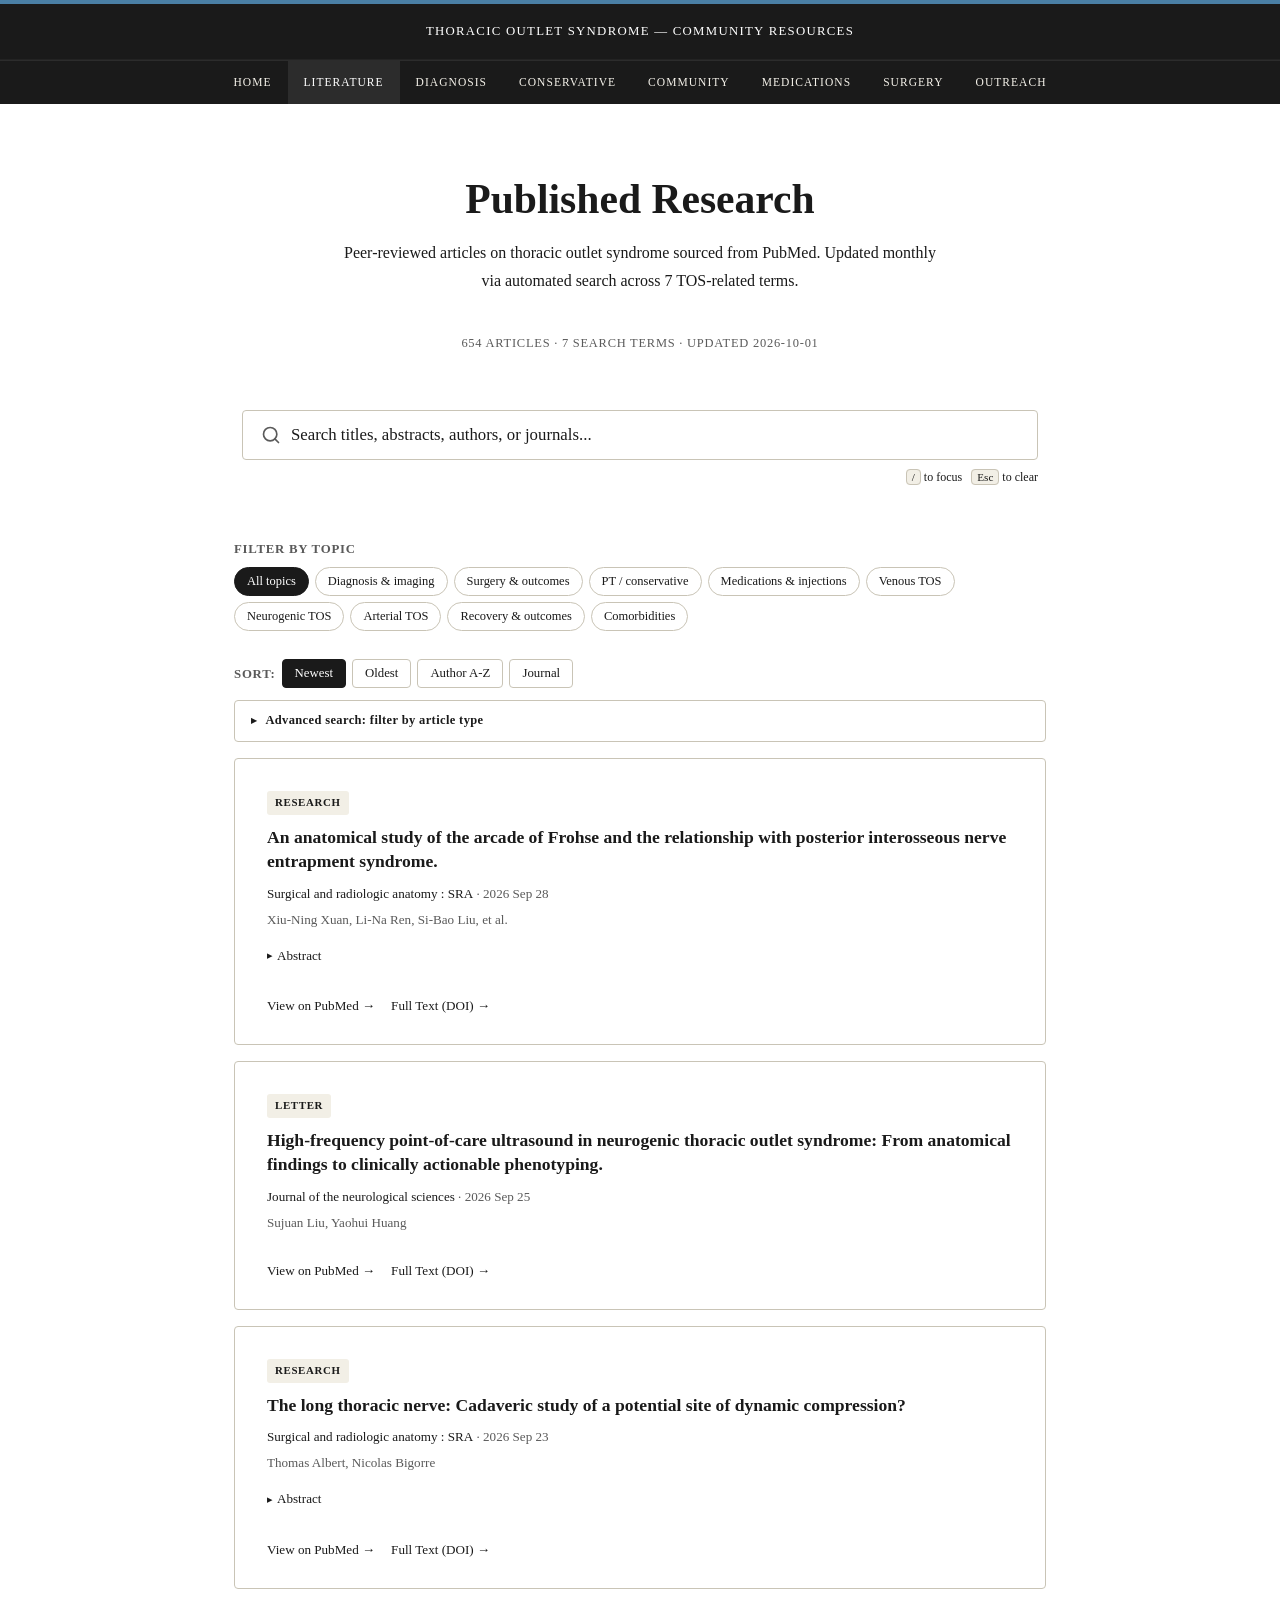
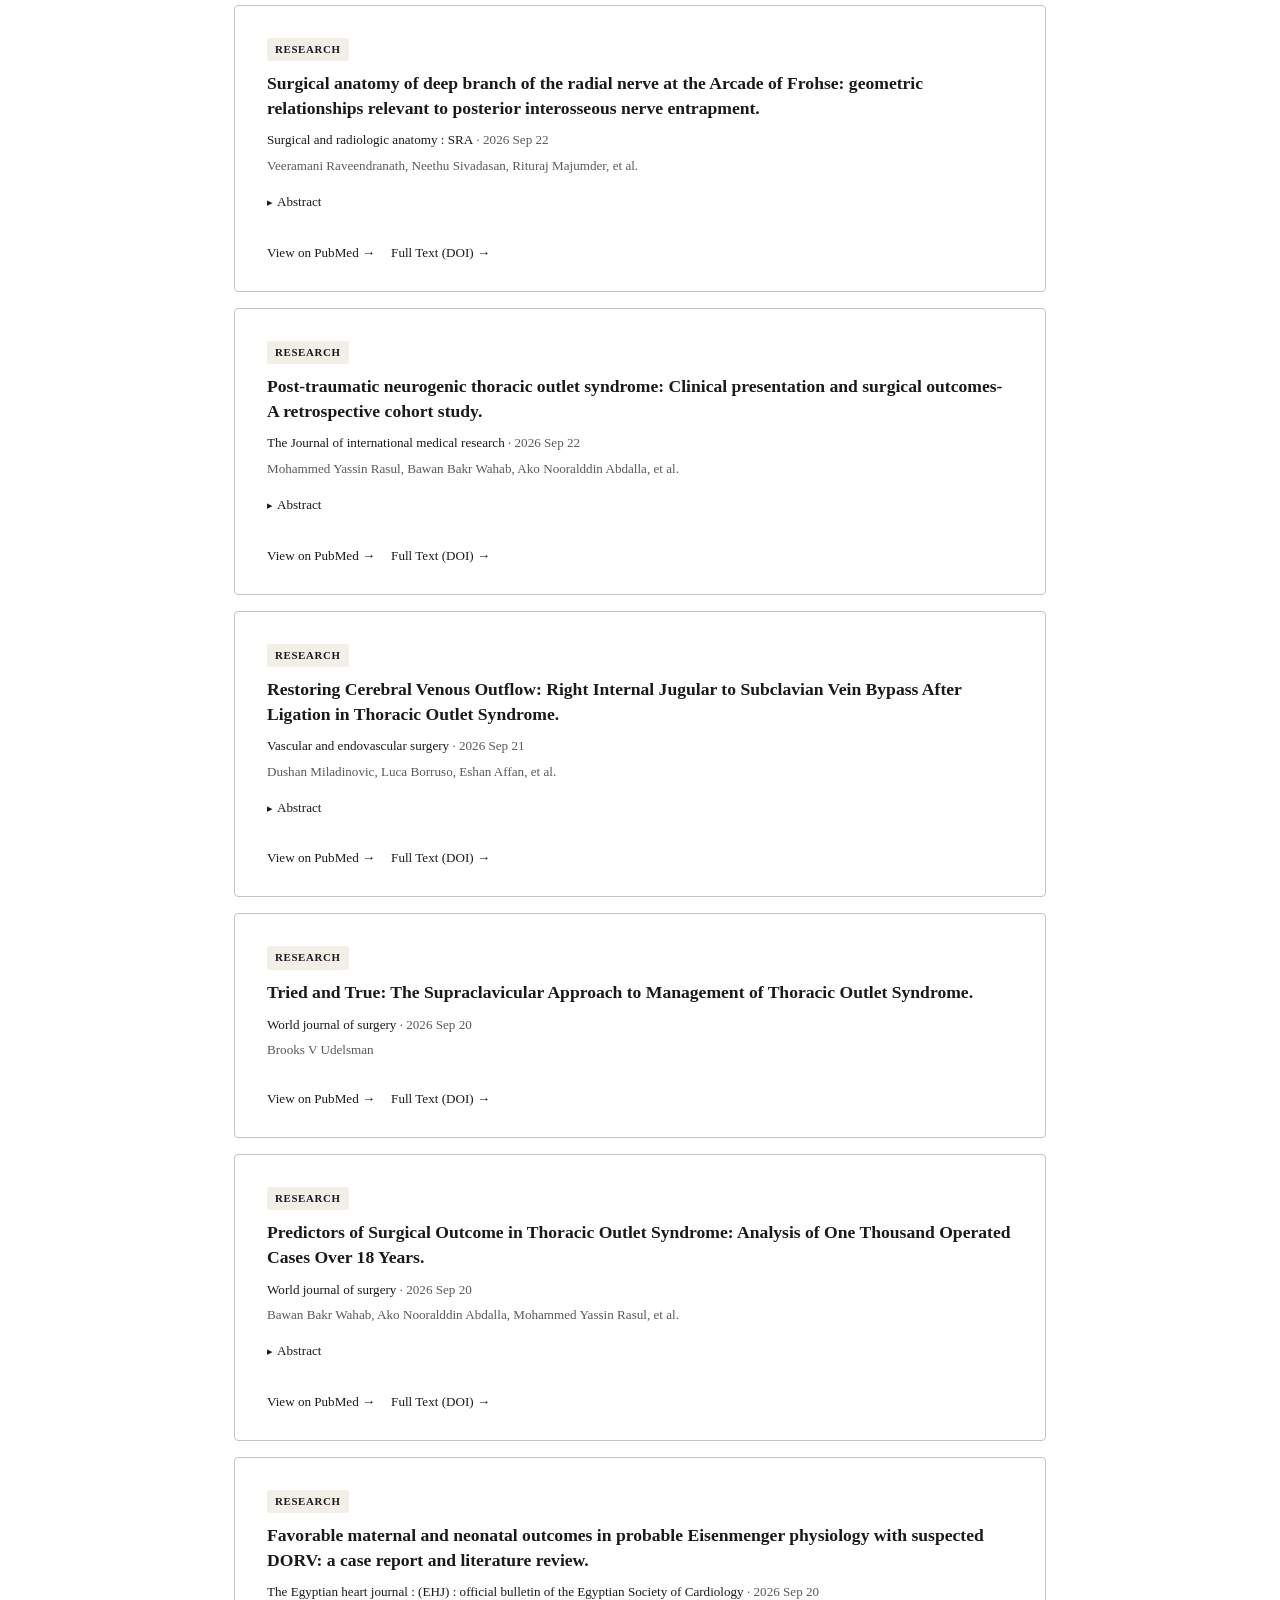
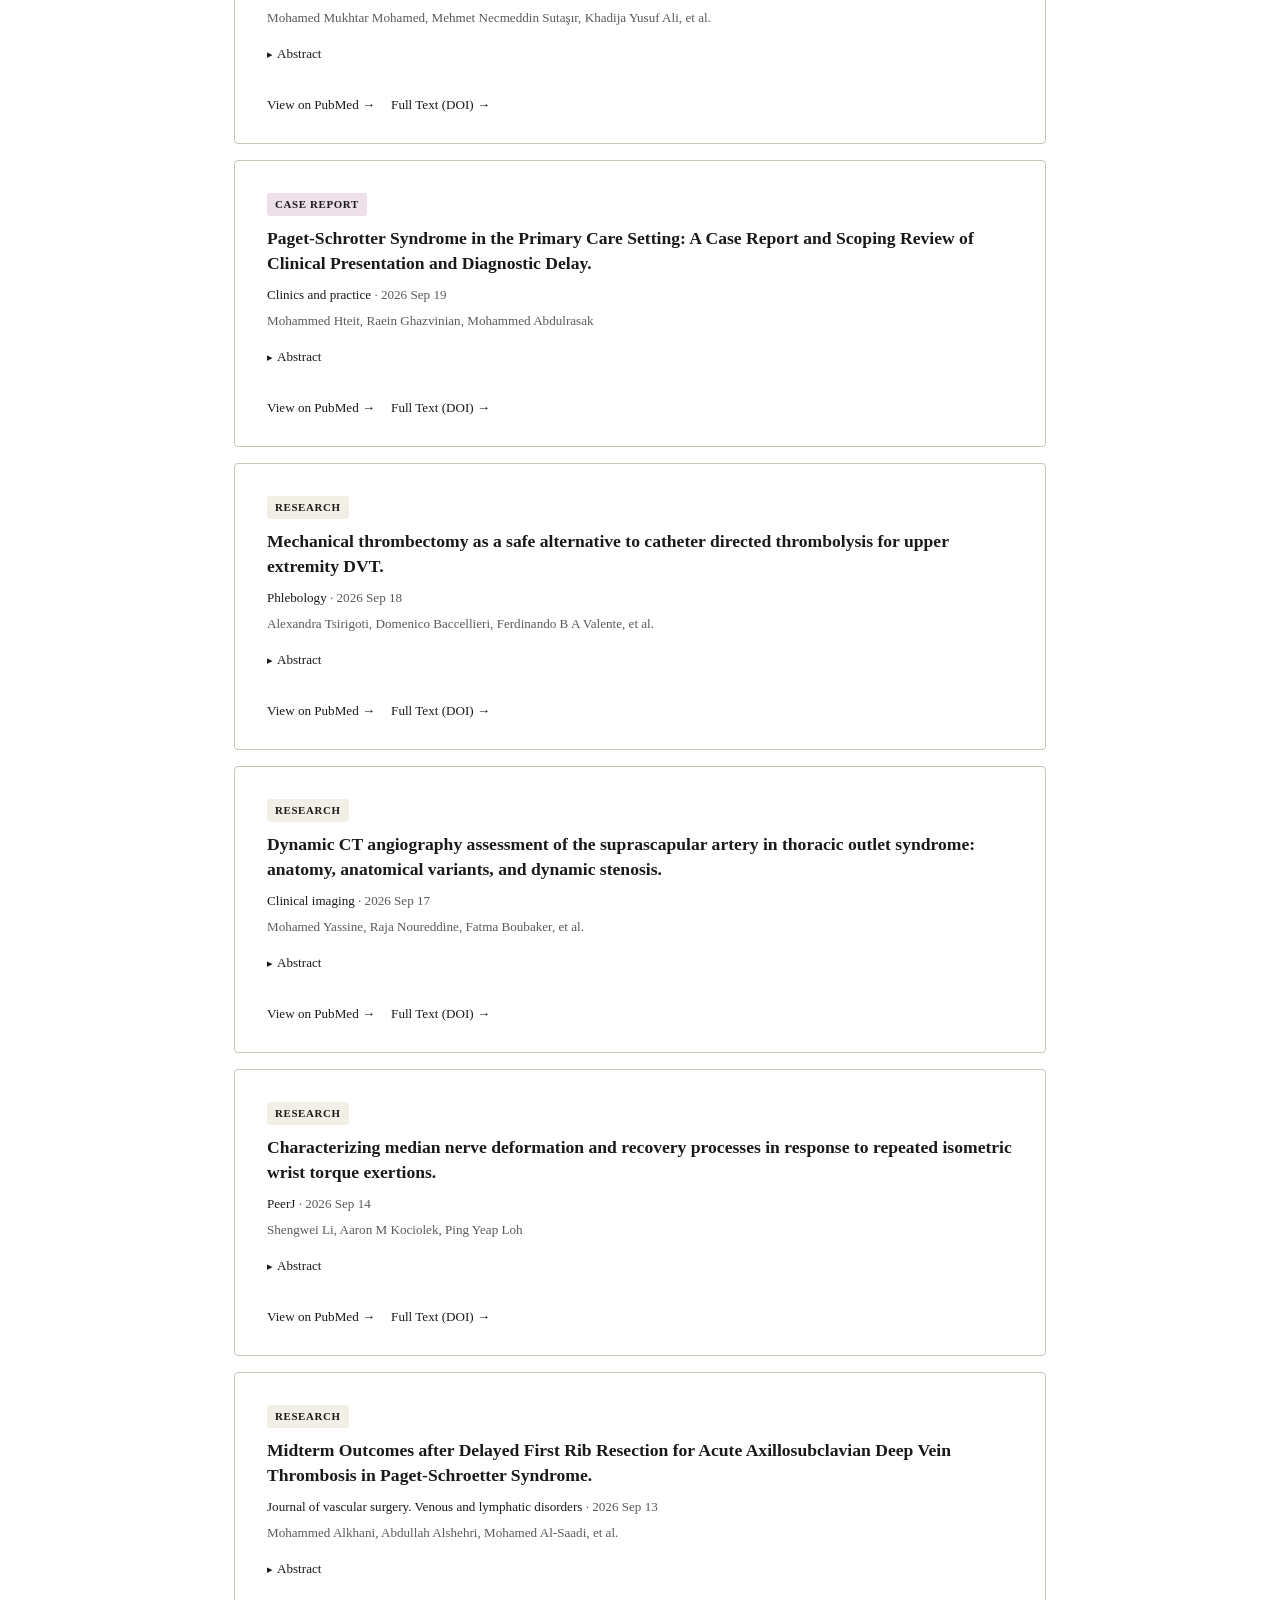
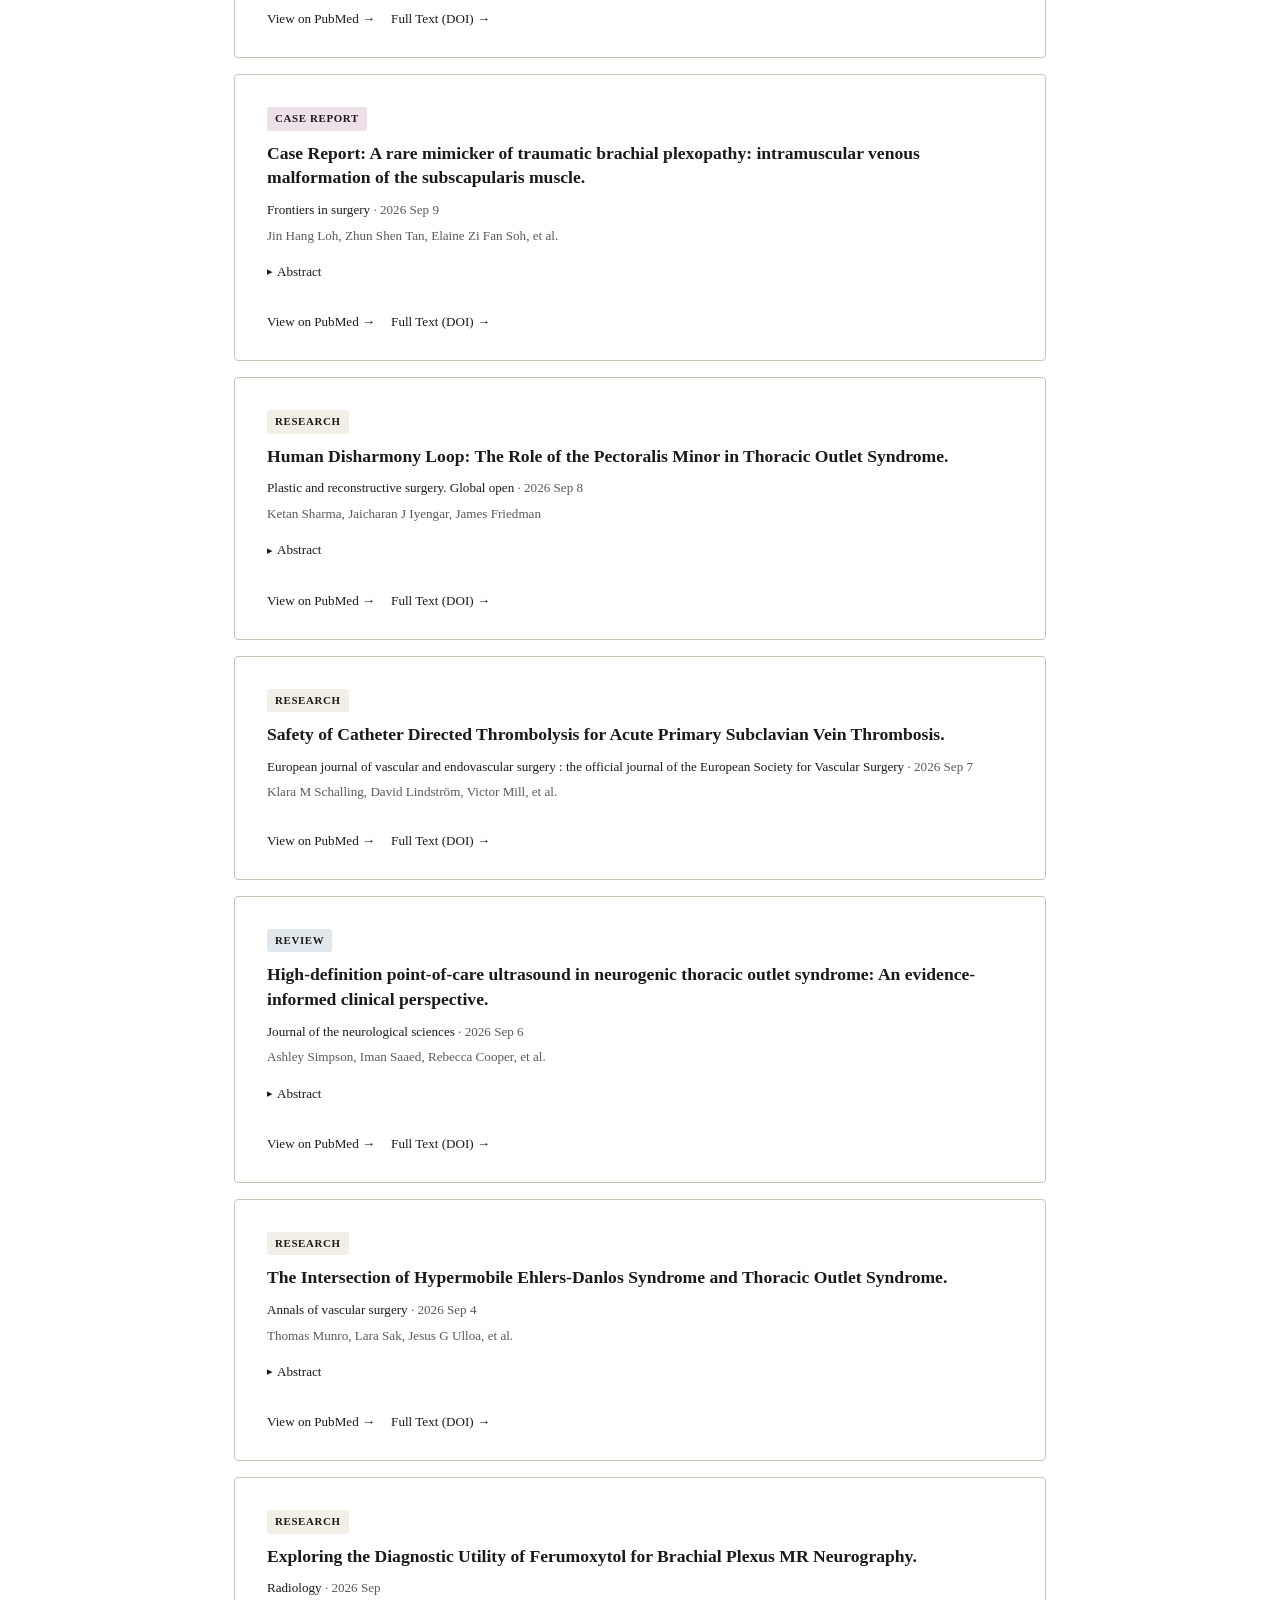
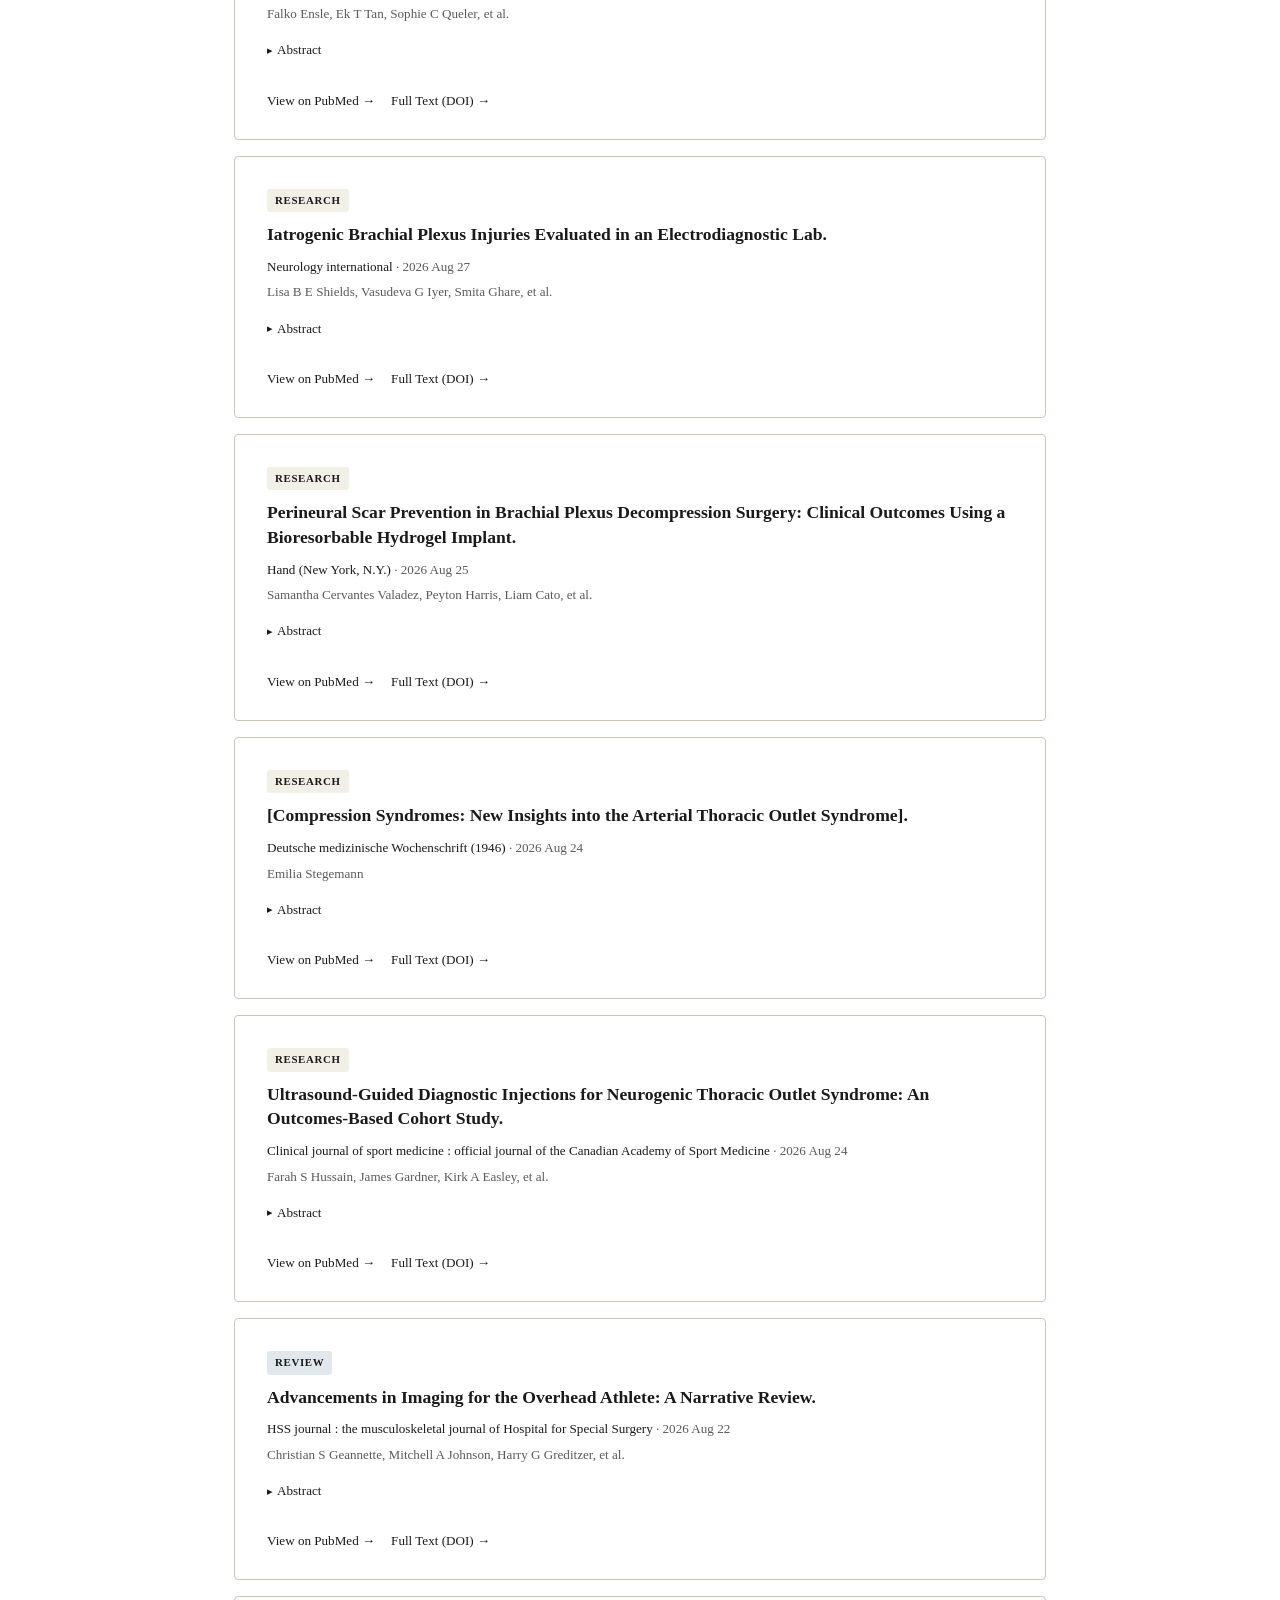
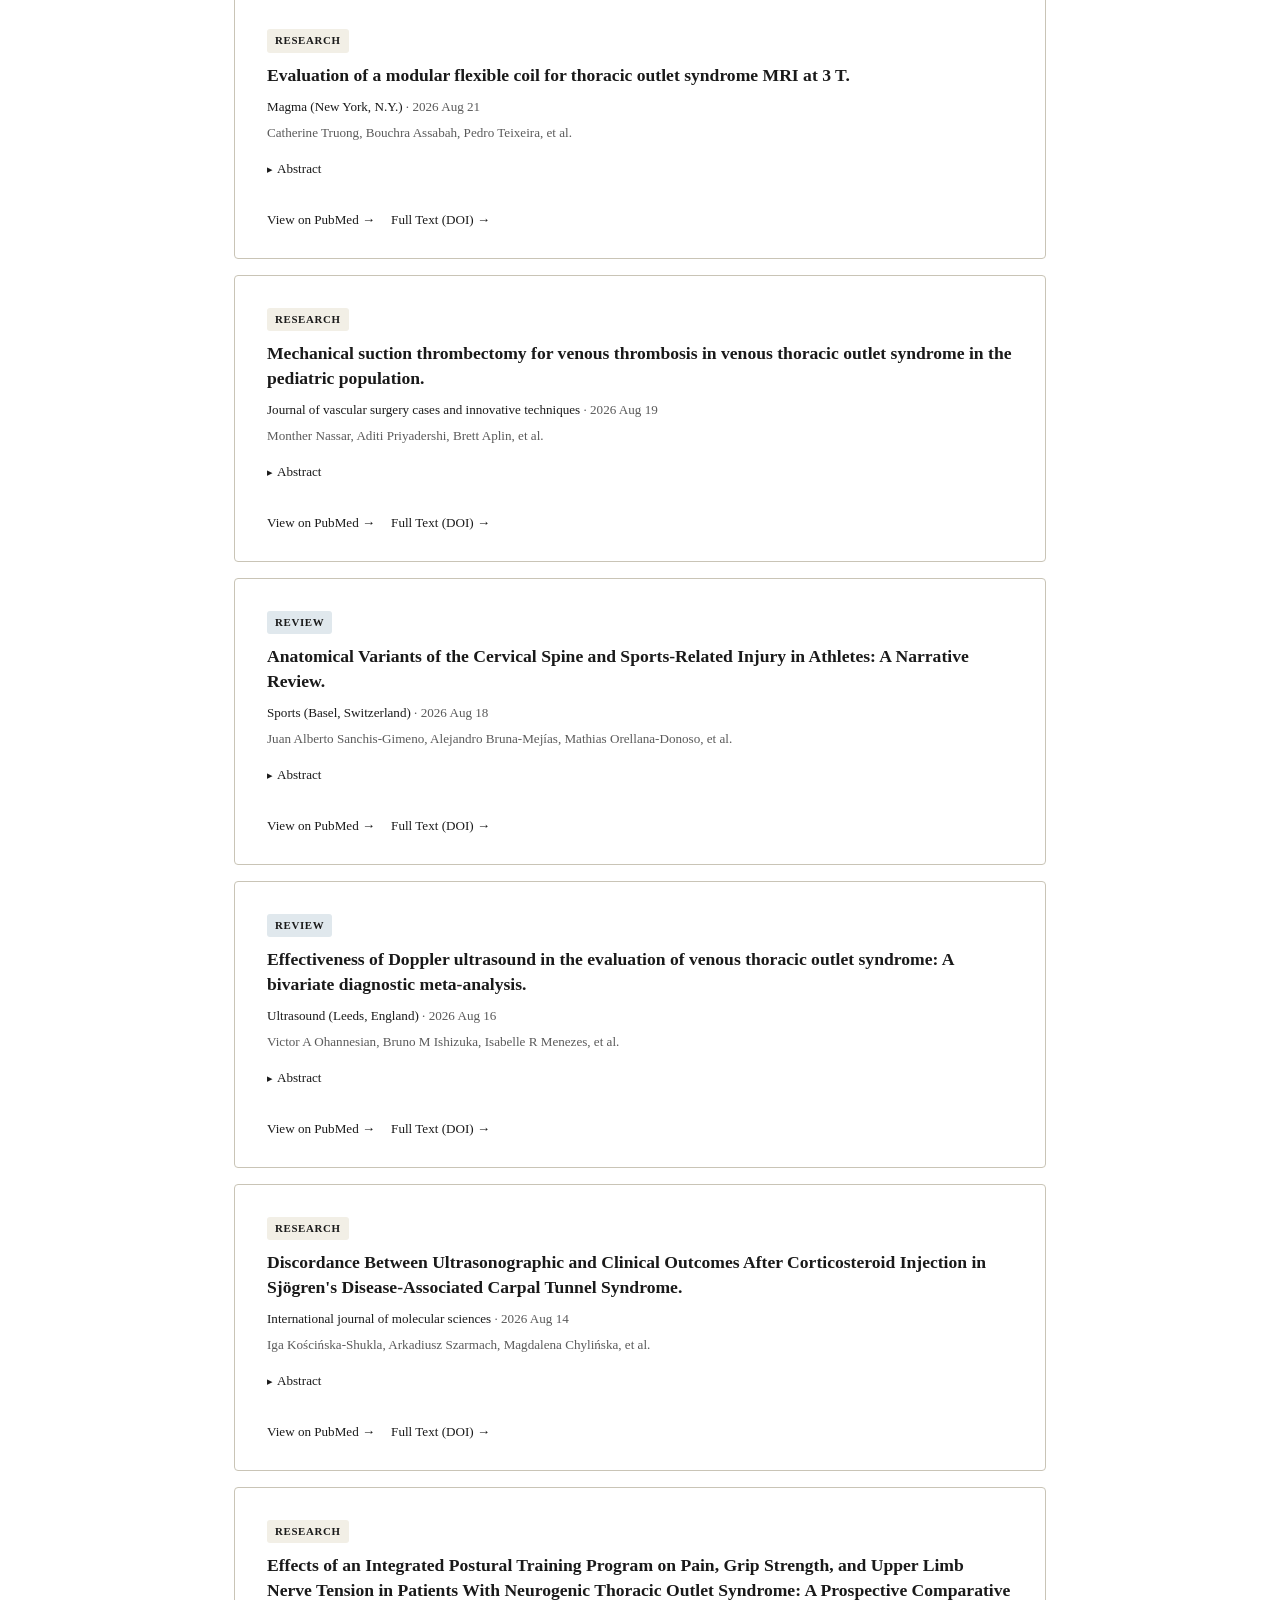
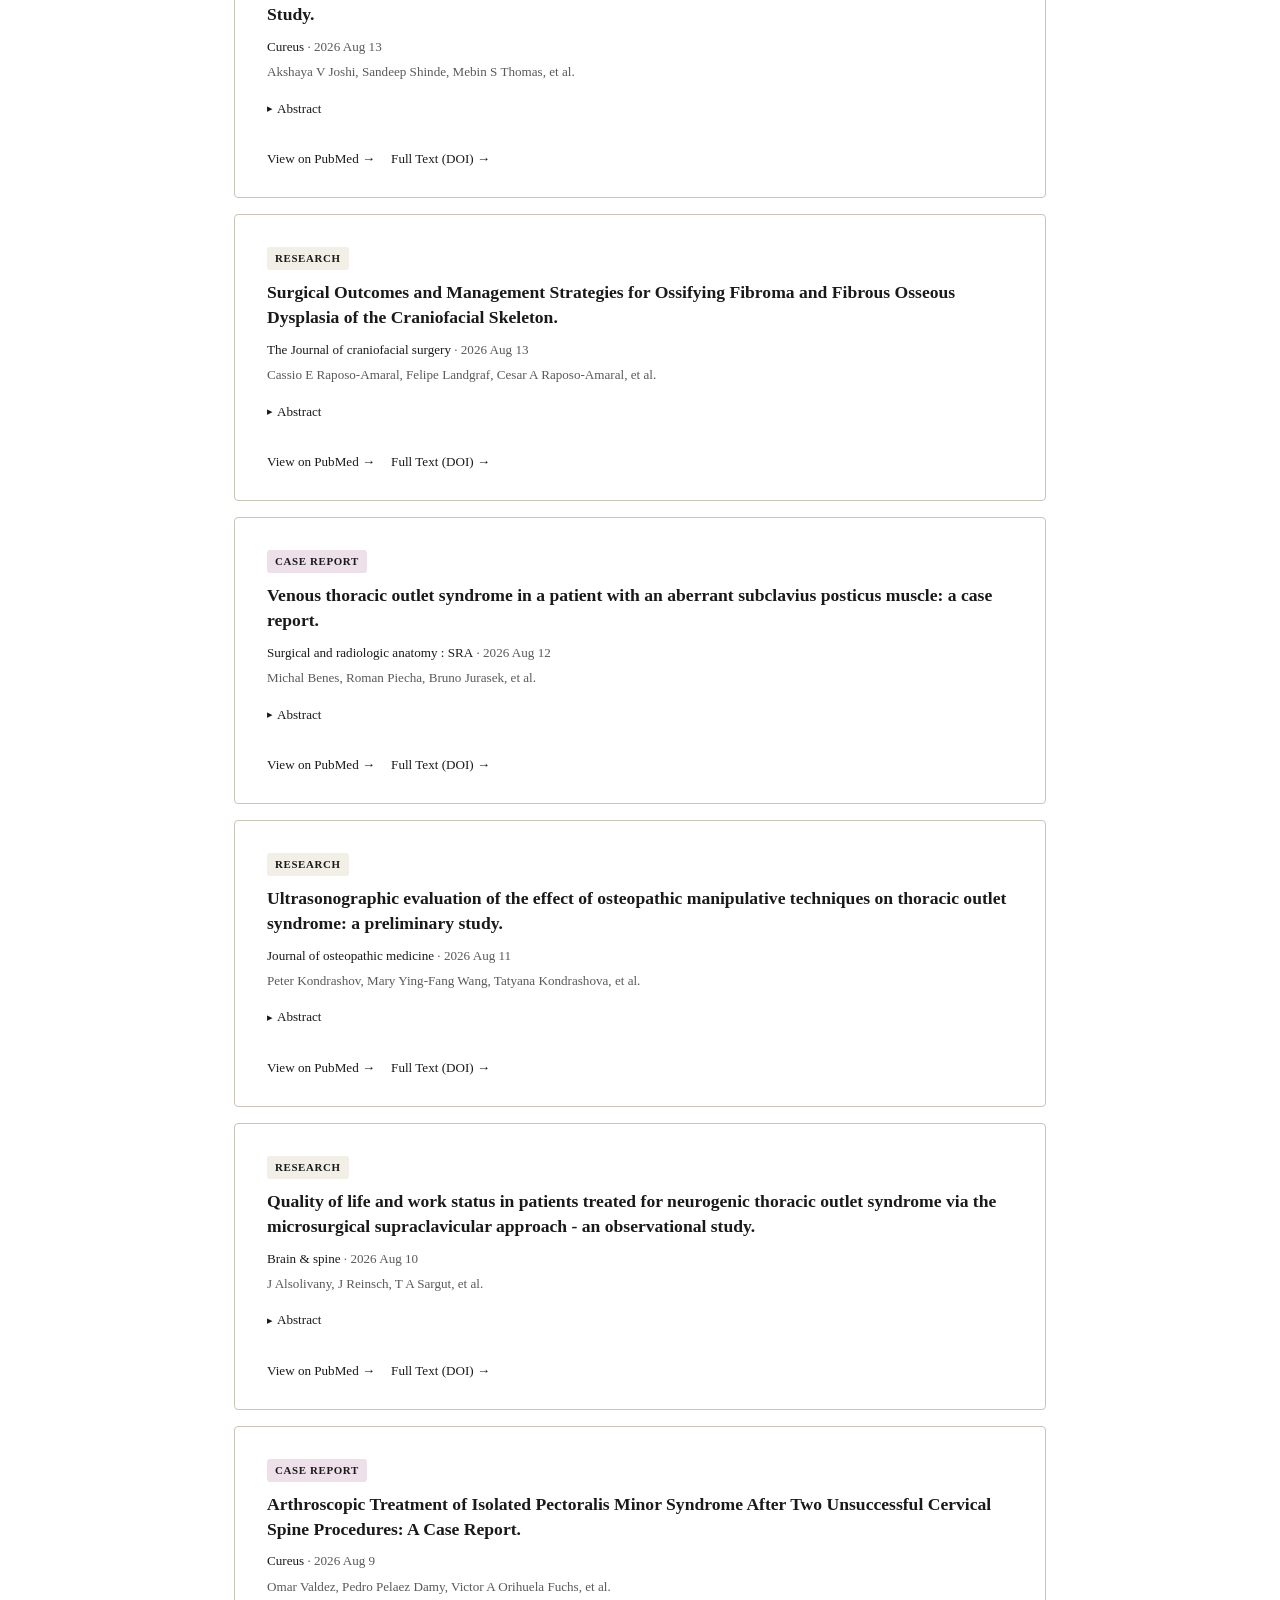
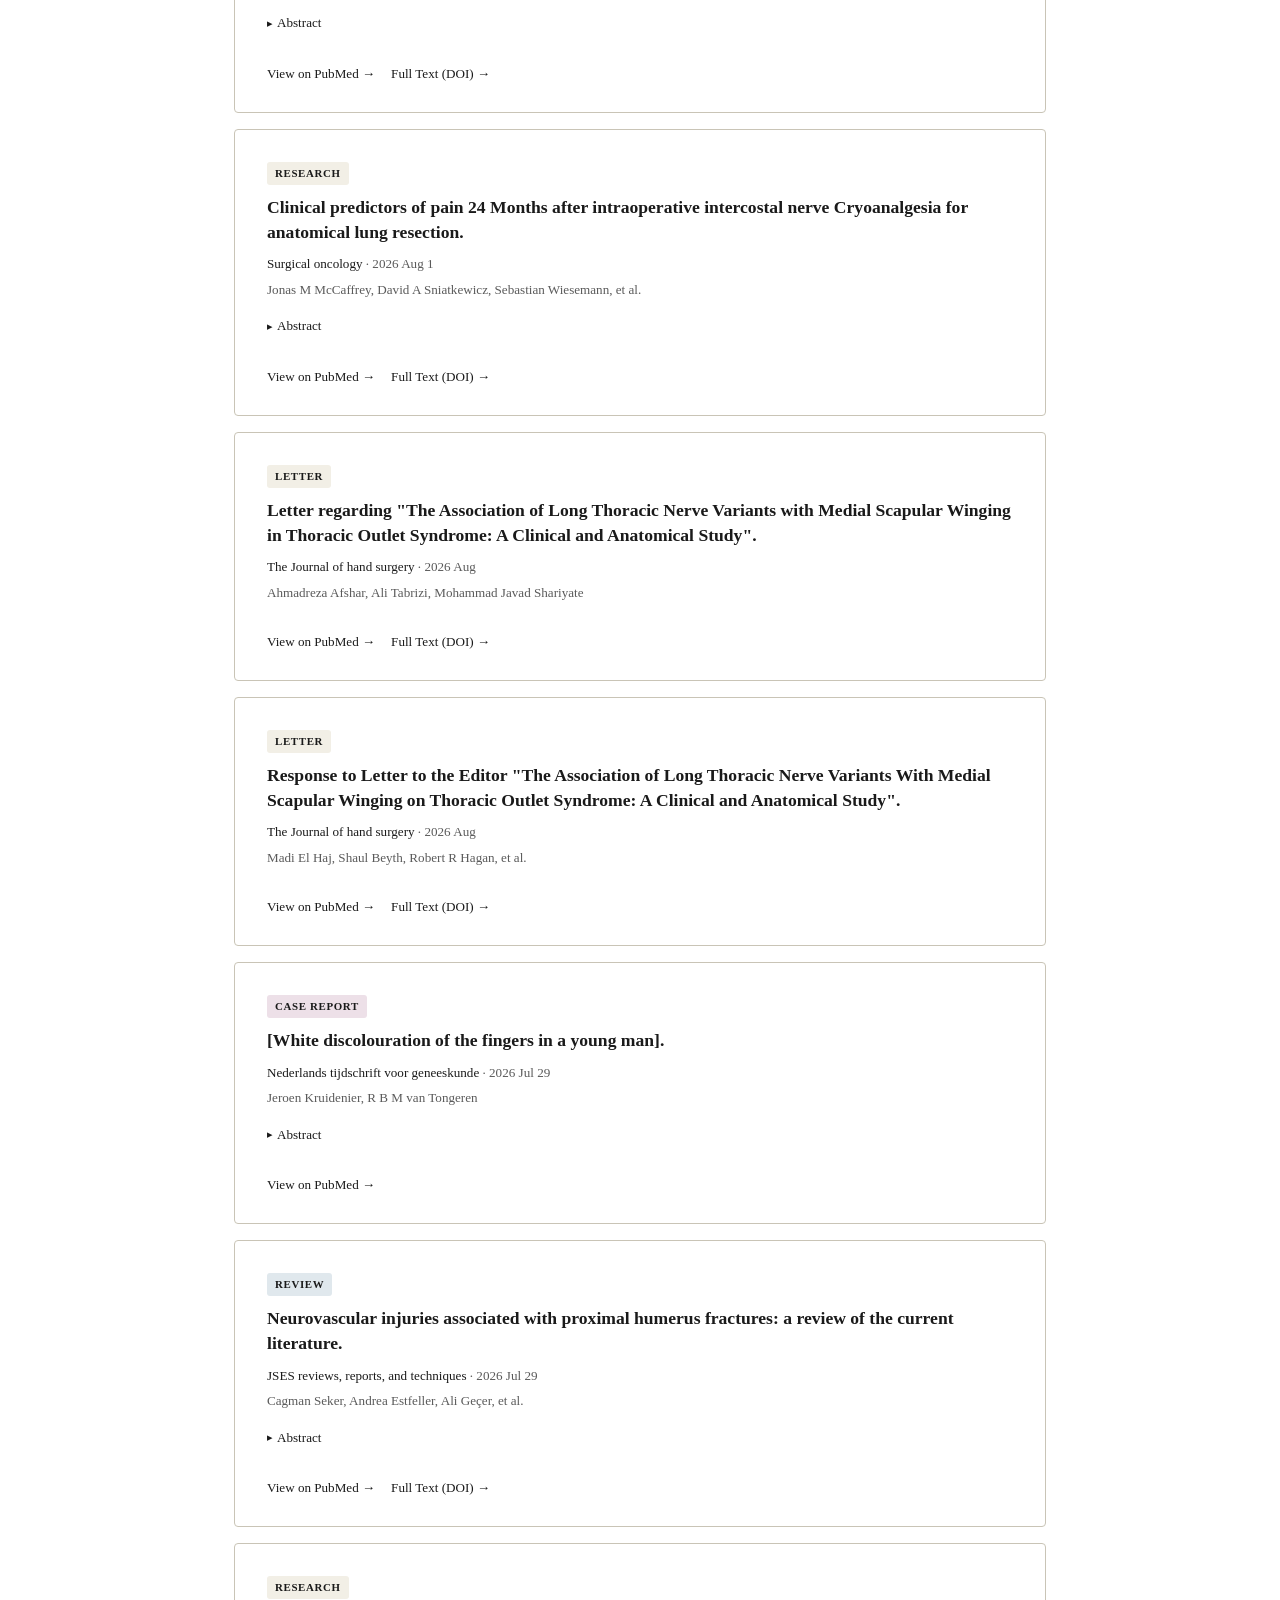
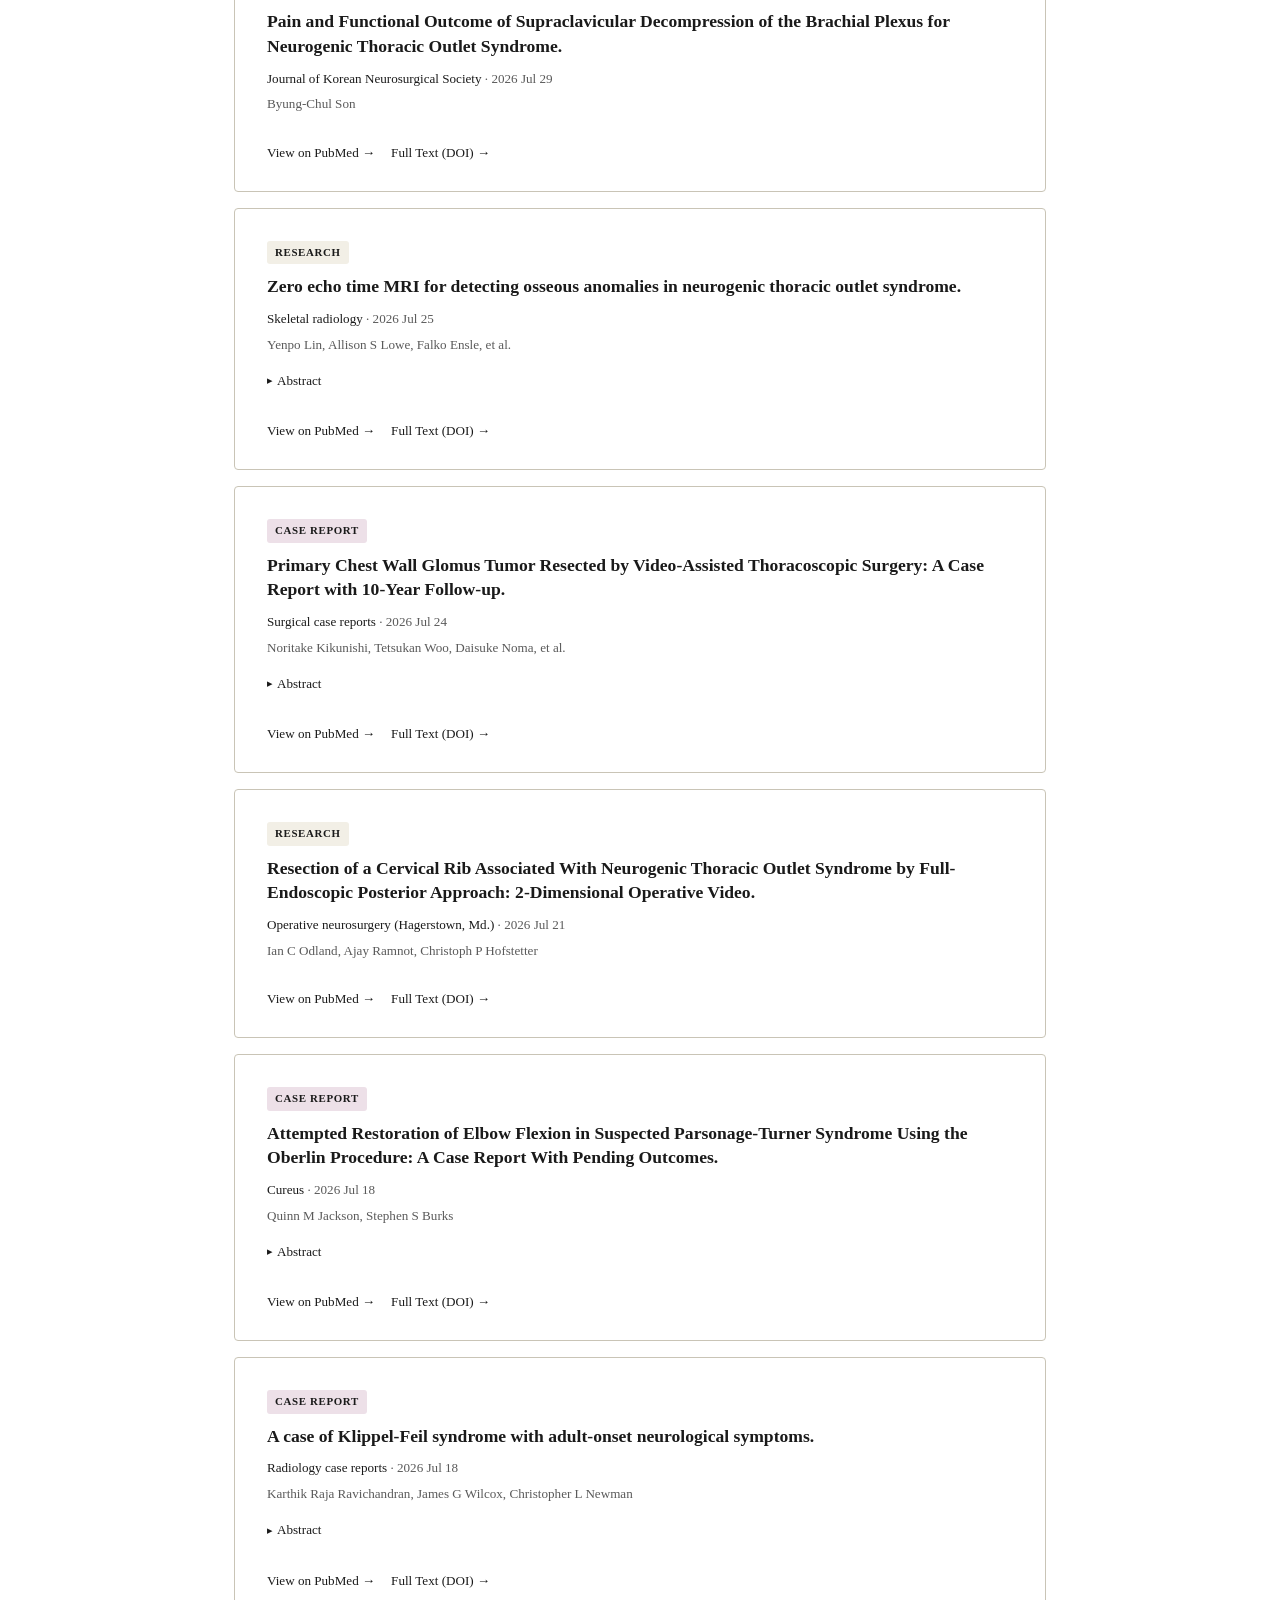
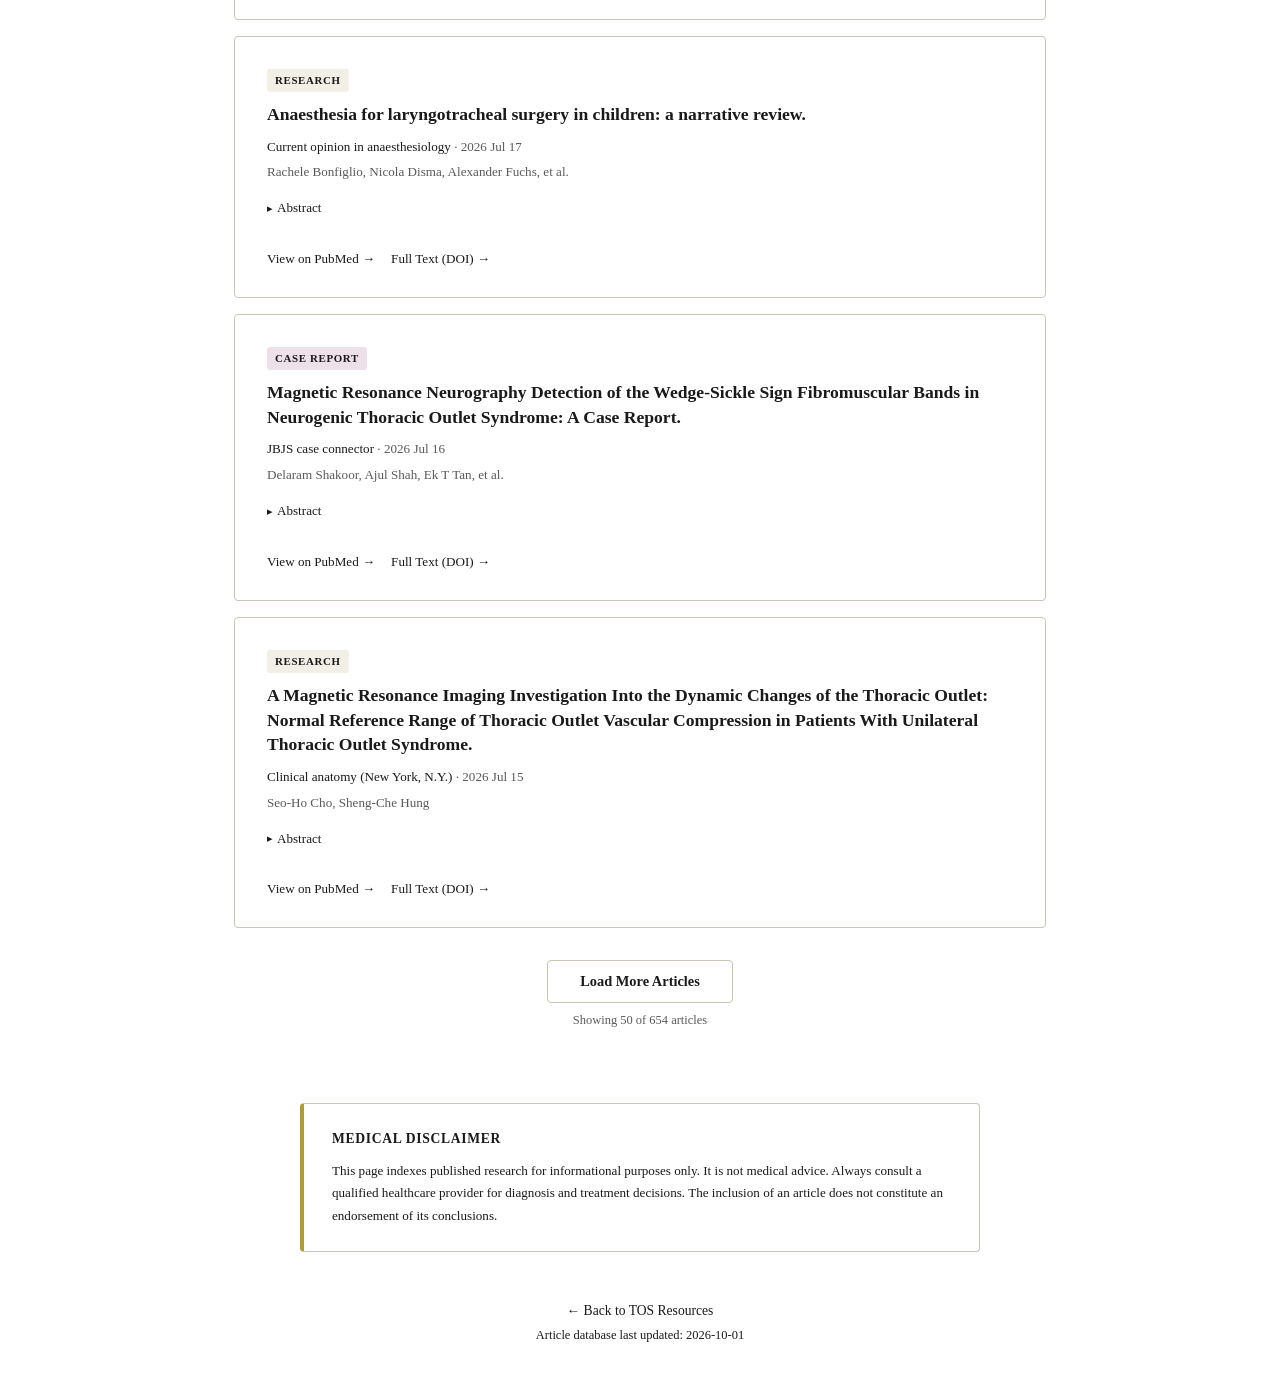
<file: literature.html>
<!DOCTYPE html>
<html lang="en">
<head>
    <meta charset="UTF-8">
    <meta name="viewport" content="width=device-width, initial-scale=1.0">
    <meta name="theme-color" content="#4A7FA5">
    <title>TOS Literature — Published Research on Thoracic Outlet Syndrome</title>
    <style>
        * {
            margin: 0;
            padding: 0;
            box-sizing: border-box;
        }

        html {
            scroll-behavior: smooth;
        }

        body {
            font-family: var(--font-sans);
            background: var(--color-bg);
            color: var(--color-text);
            font-size: 17px;
            line-height: 1.7;
            min-height: 100vh;
            display: flex;
            flex-direction: column;
            align-items: center;
        }

        h1, h2, h3 {
            font-family: var(--font-serif);
        }

        a {
            color: var(--color-accent);
        }

        a:hover {
            text-decoration: underline;
        }

        /* --- Header Bar --- */
        .header-bar {
            width: 100%;
            background: #1c1c1c;
            padding: 16px 24px;
            text-align: center;
        }

        .header-bar span {
            font-size: 0.8rem;
            font-weight: 500;
            color: var(--color-bg);
            letter-spacing: 0.08em;
            text-transform: uppercase;
        }

        .header-bar a {
            color: var(--color-bg);
            text-decoration: none;
        }

        .header-bar a:hover {
            text-decoration: underline;
        }

        /* --- Nav --- */
        .page-nav {
            position: sticky;
            top: 0;
            z-index: 100;
            width: 100%;
            background: #1c1c1c;
            border-top: 1px solid rgba(255,255,255,0.06);
            display: flex;
            justify-content: center;
            gap: 0;
        }

        .page-nav a {
            display: block;
            padding: 12px 16px;
            color: var(--color-bg);
            text-decoration: none;
            font-size: 0.72rem;
            font-weight: 500;
            letter-spacing: 0.1em;
            text-transform: uppercase;
            transition: background 0.15s, color 0.15s;
        }

        .page-nav a:hover {
            background: rgba(255, 255, 255, 0.08);
            color: #fff;
            text-decoration: none;
        }

        .page-nav a.active {
            color: #fff;
            background: rgba(255, 255, 255, 0.05);
        }

        /* --- Hero --- */
        .hero {
            text-align: center;
            padding: 72px 24px 32px;
            max-width: 720px;
        }

        .hero h1 {
            font-size: 2.6rem;
            font-weight: 700;
            color: var(--color-text);
            margin-bottom: 16px;
            line-height: 1.15;
            letter-spacing: -0.02em;
        }

        .hero p {
            font-size: 1rem;
            color: var(--color-text-muted);
            line-height: 1.7;
            max-width: 600px;
            margin: 0 auto;
        }

        /* --- Stats --- */
        .stats-line {
            text-align: center;
            padding: 8px 24px 0;
            font-size: 0.78rem;
            font-weight: 500;
            color: var(--color-text-subtle);
            letter-spacing: 0.06em;
            text-transform: uppercase;
        }

        /* --- Search --- */
        .search-container {
            max-width: 860px;
            width: 100%;
            margin: 32px auto 0;
            padding: 24px 32px;
        }

        .search-input-wrapper {
            display: flex;
            align-items: center;
            gap: 10px;
            background: #ffffff;
            border: 1px solid var(--color-border);
            border-radius: 4px;
            padding: 14px 18px;
            transition: border-color 0.2s;
        }

        .search-input-wrapper:focus-within {
            border-color: var(--color-accent);
        }

        .search-icon {
            width: 20px;
            height: 20px;
            flex-shrink: 0;
            color: var(--color-text-subtle);
        }

        .search-input {
            flex: 1;
            border: none;
            background: transparent;
            font-size: 1.05rem;
            color: var(--color-text);
            outline: none;
            font-family: inherit;
        }

        .search-input::placeholder {
            color: var(--color-text-muted);
        }

        .search-clear {
            display: none;
            border: none;
            background: none;
            color: var(--color-text-subtle);
            font-size: 1.2rem;
            cursor: pointer;
            padding: 0 4px;
            line-height: 1;
        }

        .search-clear.visible {
            display: block;
        }

        .search-hint {
            font-size: 0.75rem;
            color: var(--color-text-muted);
            margin-top: 8px;
            text-align: right;
        }

        .search-hint kbd {
            background: var(--color-surface-alt);
            border: 1px solid var(--color-border);
            border-radius: 4px;
            padding: 1px 5px;
            font-size: 0.7rem;
            font-family: inherit;
        }

        .results-count {
            font-size: 0.82rem;
            color: var(--color-text-subtle);
            padding: 12px 0 0;
        }

        /* --- Article Cards --- */
        .articles {
            max-width: 860px;
            width: 100%;
            padding: 16px 24px 24px;
            display: flex;
            flex-direction: column;
            gap: 16px;
        }

        .article-card {
            background: #ffffff;
            border: 1px solid var(--color-border);
            border-left: 1px solid var(--color-border);
            border-radius: 4px;
            padding: 28px 32px;
            transition: border-color 0.2s;
        }

        .article-card:hover {
            border-color: var(--color-border-strong);
            border-left-color: var(--color-accent);
        }

        .article-title {
            font-family: var(--font-serif);
            font-size: 1.1rem;
            font-weight: 600;
            color: var(--color-text);
            line-height: 1.4;
            margin-bottom: 10px;
        }

        .article-title a {
            color: inherit;
            text-decoration: none;
        }

        .article-title a:hover {
            color: var(--color-accent);
            text-decoration: underline;
        }

        .article-meta {
            font-size: 0.82rem;
            color: var(--color-text-subtle);
            margin-bottom: 6px;
            line-height: 1.5;
        }

        .article-meta .journal {
            font-weight: 500;
            color: var(--color-text-muted);
        }

        .article-authors {
            font-size: 0.82rem;
            color: var(--color-text-subtle);
            margin-bottom: 14px;
            line-height: 1.5;
        }

        .article-abstract {
            font-size: 0.88rem;
            color: var(--color-text-muted);
            line-height: 1.7;
        }

        mark {
            background: #f5e6c8;
            color: var(--color-text);
            padding: 1px 2px;
            border-radius: 2px;
        }

        .abstract-text {
            display: none;
        }

        .abstract-text.expanded {
            display: block;
            margin-top: 8px;
        }

        .abstract-toggle {
            display: inline-flex;
            align-items: center;
            gap: 4px;
            border: none;
            background: none;
            color: var(--color-accent);
            font-size: 0.82rem;
            font-weight: 500;
            cursor: pointer;
            padding: 0;
            font-family: inherit;
        }

        .abstract-toggle:hover {
            text-decoration: underline;
        }

        .abstract-toggle .arrow {
            font-size: 0.7rem;
            transition: transform 0.2s;
        }

        .abstract-toggle.open .arrow {
            transform: rotate(90deg);
        }

        .article-link {
            display: inline-flex;
            align-items: center;
            gap: 6px;
            margin-top: 14px;
            font-size: 0.82rem;
            font-weight: 500;
            color: var(--color-accent);
            text-decoration: none;
        }

        .article-link:hover {
            text-decoration: underline;
        }

        .article-links {
            display: flex;
            gap: 16px;
            margin-top: 14px;
        }

        /* --- Article Type Badge --- */
        .article-type {
            display: inline-block;
            font-size: 0.68rem;
            font-weight: 600;
            text-transform: uppercase;
            letter-spacing: 0.06em;
            padding: 3px 8px;
            border-radius: 3px;
            margin-bottom: 10px;
            background: var(--color-surface-alt);
            color: var(--color-text-muted);
        }

        .article-type.review, .article-type.systematic-review {
            background: #e0e8ed;
            color: var(--color-text);
        }

        .article-type.meta-analysis {
            background: #e0ede4;
            color: var(--color-text);
        }

        .article-type.case-report {
            background: #ede0e8;
            color: var(--color-text);
        }

        .article-type.clinical-trial {
            background: #e4ede0;
            color: var(--color-text);
        }

        /* --- Topic Filter Chips --- */
        .topic-filter {
            max-width: 860px;
            width: 100%;
            padding: 16px 24px 0;
            margin-bottom: 28px;
        }

        .topic-filter-label {
            font-size: 0.8rem;
            font-weight: 600;
            color: var(--color-text-subtle);
            text-transform: uppercase;
            letter-spacing: 0.06em;
            margin-bottom: 8px;
        }

        .topic-chips {
            display: flex;
            flex-wrap: wrap;
            gap: 6px;
        }

        .topic-chip {
            padding: 6px 12px;
            border: 1px solid var(--color-border);
            border-radius: 20px;
            background: #ffffff;
            color: var(--color-text-muted);
            font-size: 0.78rem;
            font-weight: 500;
            cursor: pointer;
            font-family: inherit;
            transition: border-color 0.15s, background 0.15s, color 0.15s;
        }

        .topic-chip:hover { border-color: var(--color-accent); color: var(--color-accent); }

        .topic-chip.active {
            background: var(--color-accent);
            color: #fff;
            border-color: var(--color-accent);
        }

        /* --- Advanced Search (collapsible) --- */
        .advanced-search {
            max-width: 860px;
            width: 100%;
            padding: 0 24px;
            margin-top: 12px;
        }

        .advanced-search details {
            background: #ffffff;
            border: 1px solid var(--color-border);
            border-radius: 4px;
        }

        .advanced-search summary {
            padding: 10px 16px;
            font-size: 0.78rem;
            font-weight: 600;
            color: var(--color-text-muted);
            letter-spacing: 0.03em;
            cursor: pointer;
            list-style: none;
            display: flex;
            align-items: center;
            gap: 8px;
        }

        .advanced-search summary::-webkit-details-marker { display: none; }
        .advanced-search summary::before { content: "▸"; font-size: 0.7rem; transition: transform 0.2s; }
        .advanced-search details[open] summary::before { transform: rotate(90deg); }

        .advanced-search-body {
            padding: 4px 16px 16px;
            border-top: 1px solid var(--color-surface-alt);
            display: flex;
            flex-wrap: wrap;
            gap: 18px;
            align-items: center;
        }

        /* --- Controls Bar (Sort + Filter) --- */
        .controls-bar {
            max-width: 860px;
            width: 100%;
            padding: 0 24px;
            display: flex;
            flex-wrap: wrap;
            gap: 12px;
            align-items: center;
        }

        .controls-group {
            display: flex;
            align-items: center;
            gap: 6px;
            flex-wrap: wrap;
        }

        .controls-label {
            font-size: 0.8rem;
            font-weight: 600;
            color: var(--color-text-subtle);
            text-transform: uppercase;
            letter-spacing: 0.06em;
        }

        .control-btn {
            padding: 6px 12px;
            border: 1px solid var(--color-border);
            border-radius: 4px;
            background: #ffffff;
            color: var(--color-text-muted);
            font-size: 0.8rem;
            font-weight: 500;
            cursor: pointer;
            font-family: inherit;
            transition: border-color 0.15s, background 0.15s;
        }

        .control-btn:hover {
            border-color: var(--color-accent);
        }

        .control-btn.active {
            background: var(--color-accent);
            color: #fff;
            border-color: var(--color-accent);
        }

        /* --- Load More --- */
        .load-more-container {
            max-width: 860px;
            width: 100%;
            padding: 8px 24px 32px;
            text-align: center;
        }

        .load-more-btn {
            display: inline-flex;
            align-items: center;
            gap: 8px;
            padding: 12px 32px;
            border: 1px solid var(--color-border);
            border-radius: 4px;
            background: #ffffff;
            color: var(--color-accent);
            font-size: 0.9rem;
            font-weight: 600;
            cursor: pointer;
            font-family: inherit;
            transition: border-color 0.15s, background 0.15s;
        }

        .load-more-btn:hover {
            border-color: var(--color-accent);
            background: #f2ede6;
        }

        .load-more-count {
            font-size: 0.78rem;
            color: var(--color-text-subtle);
            margin-top: 8px;
        }

        /* --- Fade-in --- */
        .fade-in {
            opacity: 0;
            transform: translateY(16px);
            transition: opacity 0.5s ease, transform 0.5s ease;
        }

        .fade-in.visible {
            opacity: 1;
            transform: translateY(0);
        }

        @media (prefers-reduced-motion: reduce) {
            .fade-in {
                opacity: 1;
                transform: none;
                transition: none;
            }
        }

        /* --- Loading / Empty --- */
        .loading, .error-msg, .no-results {
            text-align: center;
            padding: 48px 24px;
            color: var(--color-text-subtle);
            font-size: 0.95rem;
        }

        .loading-spinner {
            display: inline-block;
            width: 24px;
            height: 24px;
            border: 2.5px solid var(--color-border);
            border-top-color: var(--color-accent);
            border-radius: 50%;
            animation: spin 0.8s linear infinite;
            margin-bottom: 12px;
        }

        @keyframes spin {
            to { transform: rotate(360deg); }
        }

        /* --- Disclaimer --- */
        .disclaimer {
            max-width: 680px;
            margin: 40px auto 0;
            padding: 24px 28px;
            background: #ffffff;
            border: 1px solid var(--color-border);
            border-left: 4px solid #b09a3a;
            border-radius: 4px;
            text-align: left;
        }

        .disclaimer h3 {
            font-size: 0.85rem;
            font-weight: 600;
            color: var(--color-text);
            text-transform: uppercase;
            letter-spacing: 0.05em;
            margin-bottom: 10px;
        }

        .disclaimer p {
            font-size: 0.82rem;
            color: var(--color-text-muted);
            line-height: 1.7;
        }

        /* --- Footer --- */
        footer {
            margin-top: auto;
            padding: 48px 24px;
            text-align: center;
            color: var(--color-text-subtle);
            font-size: 0.85rem;
        }

        footer a {
            color: var(--color-accent);
            text-decoration: none;
            font-weight: 500;
        }

        footer a:hover {
            text-decoration: underline;
        }

        .last-updated-note {
            font-size: 0.78rem;
            color: var(--color-text-muted);
            margin-top: 4px;
        }

        /* --- Back to top --- */
        .back-to-top {
            position: fixed;
            bottom: 28px;
            right: 28px;
            width: 44px;
            height: 44px;
            border-radius: 50%;
            background: var(--color-accent);
            color: #fff;
            border: none;
            cursor: pointer;
            display: flex;
            align-items: center;
            justify-content: center;
            opacity: 0;
            pointer-events: none;
            transition: opacity 0.3s, background 0.2s;
            box-shadow: 0 3px 12px rgba(0, 0, 0, 0.15);
            z-index: 40;
        }

        .back-to-top.visible {
            opacity: 1;
            pointer-events: auto;
        }

        .back-to-top:hover {
            background: var(--color-accent-hover);
        }

        /* --- Mobile --- */
        @media (max-width: 640px) {
            .hero {
                padding: 48px 20px 24px;
            }
            .hero h1 {
                font-size: 1.6rem;
            }
            .hero p {
                font-size: 0.95rem;
            }
            .search-container {
                padding: 16px 20px;
            }
            .articles {
                padding: 12px 20px 24px;
            }
            .article-card {
                padding: 20px;
            }
            .article-title {
                font-size: 1rem;
            }
            .disclaimer {
                margin-left: 20px;
                margin-right: 20px;
                padding: 20px;
            }
            .page-nav a {
                padding: 10px 12px;
                font-size: 0.75rem;
            }
            .back-to-top {
                bottom: 20px;
                right: 20px;
                width: 44px;
                height: 44px;
            }
            .controls-bar {
                padding: 0 20px;
                gap: 8px;
            }
            .control-btn {
                padding: 10px 12px;
                font-size: 0.75rem;
                min-height: 44px;
            }
            .topic-chip {
                min-height: 44px;
                padding: 10px 14px;
            }
            .topic-chips {
                gap: 10px;
            }
            .search-clear.visible {
                display: inline-flex;
                align-items: center;
                justify-content: center;
                min-height: 44px;
                min-width: 44px;
            }
            .load-more-container {
                padding: 8px 20px 24px;
            }
        }

        /* --- Dark Mode --- */

        /* --- Print --- */
        @media print {
            body { background: #fff; color: #000; }
            .header-bar, .page-nav, .back-to-top, .search-container, footer, script { display: none !important; }
            .article-card { border-color: #ccc; break-inside: avoid; }
            .abstract-text { display: block !important; }
            a { color: #000 !important; text-decoration: none !important; }
        }
        /* Critical fallback — keeps the page rendering if css/site.css
           is blocked or cached as a stale 404. site.css below re-declares
           these tokens and provides the full drawer styling. */
        :root {
            --color-bg: #ffffff;
            --color-text: #1a1a1a;
            --color-text-muted: #1a1a1a;
            --color-text-subtle: #5a5a5a;
            --color-border: #c9c4b6;
            --color-border-strong: #8a8578;
            --color-accent: #1a1a1a;
            --color-accent-hover: #4a4a4a;
            --color-accent-tint: #ece8dd;
            --color-surface-alt: #f2efe6;
            --font-serif: "Times New Roman", Times, Georgia, serif;
            --font-sans: "Times New Roman", Times, Georgia, serif;
        }
        .drawer, .drawer-backdrop { display: none; }
        body.drawer-open .drawer { display: flex; flex-direction: column; }
        body.drawer-open .drawer-backdrop { display: block; }
        .nav-toggle { display: none; }
        @media (max-width: 899px) {
            .nav-toggle { display: inline-flex; }
            .page-nav { display: none; }
        }
    </style>
    <link rel="stylesheet" href="css/site.css?v=20260513">
</head>
<body>

    <button class="back-to-top" id="back-to-top" aria-label="Back to top">
        <svg width="20" height="20" viewBox="0 0 24 24" fill="none" stroke="currentColor" stroke-width="2.5" stroke-linecap="round" stroke-linejoin="round"><polyline points="18 15 12 9 6 15"/></svg>
    </button>

    <div class="header-bar">
        <span><a href="index.html">Thoracic Outlet Syndrome — Community Resources</a></span>
        <button class="nav-toggle" aria-label="Open menu" aria-expanded="false" aria-controls="site-drawer">
            <svg viewBox="0 0 24 24" fill="none" stroke="currentColor" stroke-width="2" stroke-linecap="round" aria-hidden="true"><line x1="3" y1="6" x2="21" y2="6"/><line x1="3" y1="12" x2="21" y2="12"/><line x1="3" y1="18" x2="21" y2="18"/></svg>
        </button>
    </div>

    <nav class="page-nav">
        <a href="index.html">Home</a>
        <a href="literature.html" class="active">Literature</a>
        <a href="diagnosis.html">Diagnosis</a>
        <a href="conservative.html">Conservative</a>
        <a href="community-discussion.html">Community</a>
        <a href="medications.html">Medications</a>
        <a href="surgery.html">Surgery</a>
        <a href="outreach.html">Outreach</a>
    </nav>

    <div class="drawer-backdrop" aria-hidden="true"></div>
    <aside class="drawer" id="site-drawer" role="dialog" aria-modal="true" aria-labelledby="drawer-title" aria-hidden="true">
        <div class="drawer-header">
            <span class="drawer-title" id="drawer-title">TOS Resources</span>
            <button class="drawer-close" aria-label="Close menu">
                <svg viewBox="0 0 24 24" fill="none" stroke="currentColor" stroke-width="2" stroke-linecap="round" aria-hidden="true"><line x1="6" y1="6" x2="18" y2="18"/><line x1="18" y1="6" x2="6" y2="18"/></svg>
            </button>
        </div>
        <nav aria-label="Primary">
            <a href="index.html">Home</a>
            <a href="literature.html" class="active">Literature</a>
            <a href="diagnosis.html">Diagnosis</a>
            <a href="conservative.html">Conservative</a>
            <a href="community-discussion.html">Community</a>
            <a href="medications.html">Medications</a>
            <a href="surgery.html">Surgery</a>
            <a href="outreach.html">Outreach</a>
        </nav>
        <hr class="drawer-divider">
        <span class="drawer-section-label drawer-onpage-label">On this page</span>
        <nav class="drawer-onpage" aria-label="On this page"></nav>
        <div class="drawer-footer">
            <a href="methodology.html">Methodology & Transparency →</a>
        </div>
    </aside>

    <div class="hero">
        <h1>Published Research</h1>
        <p>Peer-reviewed articles on thoracic outlet syndrome sourced from PubMed. Updated monthly via automated search across 7 TOS-related terms.</p>
    </div>

    <div class="stats-line" id="stats-line"></div>

    <div class="search-container">
        <div class="search-input-wrapper">
            <svg class="search-icon" viewBox="0 0 24 24" fill="none" stroke="currentColor" stroke-width="2" stroke-linecap="round" stroke-linejoin="round"><circle cx="11" cy="11" r="8"/><line x1="21" y1="21" x2="16.65" y2="16.65"/></svg>
            <input type="text" class="search-input" id="search-input" placeholder="Search titles, abstracts, authors, or journals..." autocomplete="off">
            <button class="search-clear" id="search-clear" aria-label="Clear search">&times;</button>
        </div>
        <div class="search-hint">
            <kbd>/</kbd> to focus &nbsp; <kbd>Esc</kbd> to clear
        </div>
        <div class="results-count" id="results-count"></div>
    </div>

    <button class="filter-toggle" id="filter-toggle" aria-expanded="false" aria-controls="filter-panel" style="display:none;">
        <svg width="16" height="16" viewBox="0 0 24 24" fill="none" stroke="currentColor" stroke-width="2" stroke-linecap="round" stroke-linejoin="round" aria-hidden="true"><polygon points="22 3 2 3 10 12.46 10 19 14 21 14 12.46 22 3"/></svg>
        Filter &amp; Sort
        <span class="filter-count" id="filter-count" aria-label="active filters"></span>
    </button>

    <div class="filter-sheet-backdrop" id="filter-sheet-backdrop"></div>

    <div id="filter-panel" aria-hidden="true">
        <div class="filter-panel-header">
            <span class="filter-panel-title">Filter &amp; Sort</span>
            <button class="filter-panel-close" id="filter-panel-close" aria-label="Close filters">&times;</button>
        </div>

        <div class="topic-filter" id="topic-filter" style="display:none;">
            <div class="topic-filter-label">Filter by topic</div>
            <div class="topic-chips">
                <button class="topic-chip active" data-topic="all">All topics</button>
                <button class="topic-chip" data-topic="diagnosis">Diagnosis &amp; imaging</button>
                <button class="topic-chip" data-topic="surgery">Surgery &amp; outcomes</button>
                <button class="topic-chip" data-topic="conservative">PT / conservative</button>
                <button class="topic-chip" data-topic="medications">Medications &amp; injections</button>
                <button class="topic-chip" data-topic="venous">Venous TOS</button>
                <button class="topic-chip" data-topic="neurogenic">Neurogenic TOS</button>
                <button class="topic-chip" data-topic="arterial">Arterial TOS</button>
                <button class="topic-chip" data-topic="recovery">Recovery &amp; outcomes</button>
                <button class="topic-chip" data-topic="comorbidities">Comorbidities</button>
            </div>
        </div>

        <div class="controls-bar" id="controls-bar" style="display:none;">
            <div class="controls-group">
                <span class="controls-label">Sort:</span>
                <button class="control-btn active" data-sort="date-desc">Newest</button>
                <button class="control-btn" data-sort="date-asc">Oldest</button>
                <button class="control-btn" data-sort="author">Author A-Z</button>
                <button class="control-btn" data-sort="journal">Journal</button>
            </div>
        </div>

        <div class="advanced-search" id="advanced-search" style="display:none;">
            <details>
                <summary>Advanced search: filter by article type</summary>
                <div class="advanced-search-body">
                    <div class="controls-group">
                        <span class="controls-label">Article type:</span>
                        <button class="control-btn active" data-filter="all">All</button>
                        <button class="control-btn" data-filter="Review">Reviews</button>
                        <button class="control-btn" data-filter="Case Report">Case Reports</button>
                        <button class="control-btn" data-filter="Research">Research</button>
                        <button class="control-btn" data-filter="Clinical Trial">Clinical Trials</button>
                        <button class="control-btn" data-filter="Meta-Analysis">Meta-Analyses</button>
                    </div>
                </div>
            </details>
        </div>
    </div>

    <div id="loading" class="loading">
        <div class="loading-spinner"></div>
        <p>Loading articles from PubMed database...</p>
    </div>

    <div id="error" class="error-msg" style="display:none;"></div>

    <div class="articles" id="articles"></div>

    <div class="load-more-container" id="load-more-container" style="display:none;">
        <button class="load-more-btn" id="load-more-btn">Load More Articles</button>
        <div class="load-more-count" id="load-more-count"></div>
    </div>

    <div id="no-results" class="no-results" style="display:none;">
        No articles match your search.
    </div>

    <div class="disclaimer">
        <h3>Medical Disclaimer</h3>
        <p>This page indexes published research for informational purposes only. It is not medical advice. Always consult a qualified healthcare provider for diagnosis and treatment decisions. The inclusion of an article does not constitute an endorsement of its conclusions.</p>
    </div>

    <footer>
        <a href="index.html">&larr; Back to TOS Resources</a>
        <div class="last-updated-note" id="last-updated"></div>
    </footer>

    <script data-goatcounter="https://digitalwestern.goatcounter.com/count"
        async src="//gc.zgo.at/count.js"></script>

    <!-- Article database served as JS rather than JSON so corporate
         browser-isolation gateways (e.g. Zscaler) don't intercept it.
         Assigns window.pubmedArticles synchronously before the loader below
         runs. Falls back to XHR on pubmed_articles.json if this fails. -->
    <script src="pubmed_articles.js?v=20260513"></script>

    <script>
    (function() {
        // Fallback JSON URL kept for non-isolated environments.
        var JSON_URL = 'pubmed_articles.json?v=20260513';
        var PAGE_SIZE = window.innerWidth < 900 ? 25 : 50;
        var allArticles = [];
        var displayedArticles = [];
        var currentPage = 0;
        var currentSort = 'date-desc';
        var currentFilter = 'all';
        var currentTopic = 'all';
        var currentTerms = null;

        var topicKeywords = {
            diagnosis: ['diagnos', 'imaging', 'ultrasound', 'doppler', 'mri', 'magnetic resonance', 'emg', 'electromyograph', 'nerve conduction', 'scalene block', 'adson', 'roos', 'east', 'provocative', 'physical exam'],
            surgery: ['resection', 'scalenectomy', 'first rib', 'decompression', 'surgical', 'surgery', 'operative', 'transaxillary', 'supraclavicular', 'robotic', 'neurolysis', 'thoracotomy', 'thoracoscopic'],
            conservative: ['physical therap', 'physiotherap', 'rehabilitation', 'conservative', 'exercise', 'stretching', 'posture', 'non-operative', 'nonsurgical', 'nonoperative'],
            medications: ['botulinum', 'botox', 'gabapentin', 'pregabalin', 'injection', 'anesthetic block', 'anticoagulant', 'heparin', 'warfarin', 'thromboly', 'pharmacolog', 'medication'],
            venous: ['venous', 'paget-schroetter', 'paget schroetter', 'subclavian vein', 'thrombo', 'dvt', 'deep vein', 'venogra', 'axillosubclavian'],
            neurogenic: ['neurogenic', 'brachial plexus', 'ntos', 'neuropath', 'compression neuropath', 'nerve compress'],
            arterial: ['arterial', 'aneurysm', 'embol', 'atos', 'subclavian artery', 'ischemi'],
            recovery: ['outcome', 'long-term', 'long term', 'follow-up', 'follow up', 'quality of life', 'return to', 'recovery', 'dash score', 'disability'],
            comorbidities: ['ehlers-danlos', 'ehlers danlos', 'eds', 'hypermobil', 'pots', 'dysautonomia', 'postural orthostatic', 'cervical instabil', 'comorbid']
        };

        var searchInput = document.getElementById('search-input');
        var searchClear = document.getElementById('search-clear');
        var articlesContainer = document.getElementById('articles');
        var loadingEl = document.getElementById('loading');
        var errorEl = document.getElementById('error');
        var noResultsEl = document.getElementById('no-results');
        var resultsCountEl = document.getElementById('results-count');
        var statsLineEl = document.getElementById('stats-line');
        var lastUpdatedEl = document.getElementById('last-updated');
        var backToTop = document.getElementById('back-to-top');
        var controlsBar = document.getElementById('controls-bar');
        var topicFilter = document.getElementById('topic-filter');
        var advancedSearch = document.getElementById('advanced-search');
        var loadMoreContainer = document.getElementById('load-more-container');
        var loadMoreBtn = document.getElementById('load-more-btn');
        var loadMoreCount = document.getElementById('load-more-count');

        function renderData(data) {
            allArticles = data.articles || [];
            loadingEl.style.display = 'none';
            var filterToggle = document.getElementById('filter-toggle');
            var filterPanel = document.getElementById('filter-panel');
            topicFilter.style.display = 'block';
            controlsBar.style.display = 'flex';
            advancedSearch.style.display = 'block';
            if (window.innerWidth < 900) {
                if (filterToggle) { filterToggle.style.display = 'flex'; }
                if (filterPanel) { filterPanel.setAttribute('aria-hidden', 'true'); }
            } else {
                if (filterToggle) { filterToggle.style.display = 'none'; }
                if (filterPanel) { filterPanel.setAttribute('aria-hidden', 'false'); }
            }

            statsLineEl.textContent = data.total_articles + ' articles \u00b7 ' + data.search_terms.length + ' search terms \u00b7 Updated ' + data.last_updated;
            lastUpdatedEl.textContent = 'Article database last updated: ' + data.last_updated;

            applyFiltersAndRender();
        }

        // Preferred path: pubmed_articles.js loaded as a script tag and assigned
        // window.pubmedArticles. Falls back to XHR on the JSON for environments
        // where the JS file didn't load (offline, deploy hiccup, etc.).
        function loadArticles() {
            if (window.pubmedArticles && typeof window.pubmedArticles === 'object') {
                try {
                    renderData(window.pubmedArticles);
                    return;
                } catch (e) {
                    console.error('Render from window.pubmedArticles failed:', e);
                }
            }

            var xhr = new XMLHttpRequest();
            xhr.open('GET', JSON_URL, true);
            xhr.onload = function() {
                if (xhr.status === 200 || xhr.status === 0) {
                    try {
                        renderData(JSON.parse(xhr.responseText));
                    } catch (e) {
                        var body = xhr.responseText || '';
                        var ctype = xhr.getResponseHeader('content-type') || 'unknown';
                        var preview = body.substring(0, 120).replace(/\s+/g, ' ');
                        console.error('Article DB parse failed:', e, { status: xhr.status, contentType: ctype, length: body.length, body: body.substring(0, 2000) });
                        showError('Could not parse article database. (HTTP ' + xhr.status + ', ' + body.length + ' bytes, ' + ctype + '). First bytes: ' + (preview || '(empty)'));
                    }
                } else {
                    showError('Could not load article database. HTTP ' + xhr.status + '.');
                }
            };
            xhr.onerror = function() {
                showError('Could not load article database. If viewing locally, ensure pubmed_articles.json is in the same folder.');
            };
            xhr.send();
        }

        function showError(msg) {
            loadingEl.style.display = 'none';
            errorEl.style.display = 'block';
            errorEl.textContent = msg;
        }

        loadArticles();

        // --- Core pipeline: filter → search → sort → paginate ---

        function applyFiltersAndRender() {
            var articles = allArticles;

            // Filter by topic (keyword match in title + abstract)
            if (currentTopic !== 'all') {
                var keywords = topicKeywords[currentTopic] || [];
                articles = articles.filter(function(a) {
                    var hay = ((a.title || '') + ' ' + (a.abstract || '')).toLowerCase();
                    return keywords.some(function(kw) { return hay.indexOf(kw) !== -1; });
                });
            }

            // Filter by type
            if (currentFilter !== 'all') {
                articles = articles.filter(function(a) {
                    return a.article_type === currentFilter;
                });
            }

            // Search
            var query = searchInput.value.trim().toLowerCase();
            if (query) {
                var terms = query.split(/\s+/);
                currentTerms = terms;
                articles = articles.filter(function(article) {
                    var searchable = (
                        article.title + ' ' +
                        article.abstract + ' ' +
                        article.authors.join(' ') + ' ' +
                        article.journal + ' ' +
                        (article.article_type || '')
                    ).toLowerCase();
                    return terms.every(function(term) {
                        return searchable.indexOf(term) !== -1;
                    });
                });
            } else {
                currentTerms = null;
            }

            // Sort
            articles = sortArticles(articles, currentSort);

            // Reset pagination and render
            displayedArticles = articles;
            currentPage = 0;
            renderPage();

            // Analytics: track searches
            if (query && window.goatcounter && goatcounter.count) {
                goatcounter.count({ path: 'literature-search/' + query, title: 'Lit Search: ' + query, event: true });
            }
        }

        function sortArticles(articles, sortKey) {
            var sorted = articles.slice();
            switch (sortKey) {
                case 'date-desc':
                    sorted.sort(function(a, b) { return b.date_sort.localeCompare(a.date_sort); });
                    break;
                case 'date-asc':
                    sorted.sort(function(a, b) { return a.date_sort.localeCompare(b.date_sort); });
                    break;
                case 'author':
                    sorted.sort(function(a, b) {
                        var aName = a.authors.length ? a.authors[0] : 'ZZZ';
                        var bName = b.authors.length ? b.authors[0] : 'ZZZ';
                        return aName.localeCompare(bName);
                    });
                    break;
                case 'journal':
                    sorted.sort(function(a, b) { return (a.journal || '').localeCompare(b.journal || ''); });
                    break;
            }
            return sorted;
        }

        function renderPage() {
            articlesContainer.innerHTML = '';
            noResultsEl.style.display = 'none';

            if (displayedArticles.length === 0 && searchInput.value.trim()) {
                noResultsEl.style.display = 'block';
                resultsCountEl.textContent = '';
                loadMoreContainer.style.display = 'none';
                return;
            }

            // Results count
            if (searchInput.value.trim() || currentFilter !== 'all' || currentTopic !== 'all') {
                resultsCountEl.textContent = displayedArticles.length + ' article' + (displayedArticles.length !== 1 ? 's' : '') + ' found';
            } else {
                resultsCountEl.textContent = '';
            }

            // Render up to (currentPage + 1) * PAGE_SIZE
            var showCount = Math.min((currentPage + 1) * PAGE_SIZE, displayedArticles.length);
            for (var i = 0; i < showCount; i++) {
                articlesContainer.appendChild(buildCard(displayedArticles[i], currentTerms));
            }

            // Load more button
            var remaining = displayedArticles.length - showCount;
            if (remaining > 0) {
                loadMoreContainer.style.display = 'block';
                loadMoreCount.textContent = 'Showing ' + showCount + ' of ' + displayedArticles.length + ' articles';
            } else {
                loadMoreContainer.style.display = 'none';
            }

            // Fade-in new cards
            initFadeIn();
        }

        function buildCard(article, terms) {
            var card = document.createElement('div');
            card.className = 'article-card fade-in';

            var authorsText = article.authors.length > 3
                ? article.authors.slice(0, 3).join(', ') + ', et al.'
                : article.authors.join(', ');

            var titleHtml = highlight(escapeHtml(article.title), terms);
            var journalHtml = highlight(escapeHtml(article.journal), terms);
            var authorsHtml = highlight(escapeHtml(authorsText), terms);
            var abstractHtml = highlight(escapeHtml(article.abstract), terms);

            var html = '';

            // Article type badge
            if (article.article_type && article.article_type !== 'Other') {
                var badgeClass = article.article_type.toLowerCase().replace(/\s+/g, '-');
                html += '<span class="article-type ' + badgeClass + '">' + escapeHtml(article.article_type) + '</span>';
            }

            html += '<div class="article-title"><a href="' + article.url + '" target="_blank" rel="noopener" data-gc="lit-click/' + article.pmid + '">' + titleHtml + '</a></div>';
            html += '<div class="article-meta"><span class="journal">' + journalHtml + '</span> &middot; ' + escapeHtml(article.date) + '</div>';
            if (authorsText) {
                html += '<div class="article-authors">' + authorsHtml + '</div>';
            }
            if (article.abstract) {
                html += '<div class="article-abstract">';
                html += '<button class="abstract-toggle" onclick="toggleAbstract(this)"><span class="arrow">&#9656;</span> Abstract</button>';
                html += '<div class="abstract-text">' + abstractHtml + '</div>';
                html += '</div>';
            }

            // Links row
            html += '<div class="article-links">';
            html += '<a class="article-link" href="' + article.url + '" target="_blank" rel="noopener">View on PubMed &rarr;</a>';
            if (article.doi) {
                html += '<a class="article-link" href="' + article.doi + '" target="_blank" rel="noopener">Full Text (DOI) &rarr;</a>';
            }
            html += '</div>';

            card.innerHTML = html;
            return card;
        }

        function escapeHtml(text) {
            var div = document.createElement('div');
            div.appendChild(document.createTextNode(text));
            return div.innerHTML;
        }

        function highlight(html, terms) {
            if (!terms || !terms.length) return html;
            var pattern = terms.map(function(t) {
                return t.replace(/[.*+?^${}()|[\]\\]/g, '\\$&');
            }).join('|');
            var regex = new RegExp('(' + pattern + ')', 'gi');
            return html.replace(regex, '<mark>$1</mark>');
        }

        // --- Load More ---
        loadMoreBtn.addEventListener('click', function() {
            currentPage++;
            var showCount = Math.min((currentPage + 1) * PAGE_SIZE, displayedArticles.length);
            var startIdx = currentPage * PAGE_SIZE;
            for (var i = startIdx; i < showCount; i++) {
                articlesContainer.appendChild(buildCard(displayedArticles[i], currentTerms));
            }
            var remaining = displayedArticles.length - showCount;
            if (remaining > 0) {
                loadMoreCount.textContent = 'Showing ' + showCount + ' of ' + displayedArticles.length + ' articles';
            } else {
                loadMoreContainer.style.display = 'none';
            }
            initFadeIn();
        });

        // Update the mobile filter-count badge
        function updateFilterCount() {
            var countEl = document.getElementById('filter-count');
            if (!countEl) { return; }
            var n = 0;
            if (currentTopic !== 'all') { n++; }
            if (currentFilter !== 'all') { n++; }
            countEl.textContent = n > 0 ? n : '';
        }

        // --- Sort buttons ---
        document.querySelectorAll('[data-sort]').forEach(function(btn) {
            btn.addEventListener('click', function() {
                document.querySelectorAll('[data-sort]').forEach(function(b) { b.classList.remove('active'); });
                this.classList.add('active');
                currentSort = this.getAttribute('data-sort');
                applyFiltersAndRender();
                updateFilterCount();
            });
        });

        // --- Filter buttons ---
        document.querySelectorAll('[data-filter]').forEach(function(btn) {
            btn.addEventListener('click', function() {
                document.querySelectorAll('[data-filter]').forEach(function(b) { b.classList.remove('active'); });
                this.classList.add('active');
                currentFilter = this.getAttribute('data-filter');
                applyFiltersAndRender();
                updateFilterCount();
            });
        });

        // --- Topic chips ---
        document.querySelectorAll('[data-topic]').forEach(function(btn) {
            btn.addEventListener('click', function() {
                document.querySelectorAll('[data-topic]').forEach(function(b) { b.classList.remove('active'); });
                this.classList.add('active');
                currentTopic = this.getAttribute('data-topic');
                if (window.goatcounter && window.goatcounter.count) {
                    window.goatcounter.count({ path: 'literature-topic/' + currentTopic, event: true });
                }
                applyFiltersAndRender();
                updateFilterCount();
            });
        });

        // --- Search ---
        var searchTimeout;
        searchInput.addEventListener('input', function() {
            clearTimeout(searchTimeout);
            var query = this.value.trim().toLowerCase();
            searchClear.className = query ? 'search-clear visible' : 'search-clear';
            searchTimeout = setTimeout(function() {
                applyFiltersAndRender();
            }, 150);
        });

        searchClear.addEventListener('click', function() {
            searchInput.value = '';
            searchClear.className = 'search-clear';
            applyFiltersAndRender();
            searchInput.focus();
        });

        // --- Keyboard shortcuts ---
        document.addEventListener('keydown', function(e) {
            if (e.key === '/' && document.activeElement !== searchInput) {
                e.preventDefault();
                searchInput.focus();
            }
            if (e.key === 'Escape' && document.activeElement === searchInput) {
                searchInput.value = '';
                searchClear.className = 'search-clear';
                applyFiltersAndRender();
                searchInput.blur();
            }
        });

        // --- Back to top ---
        window.addEventListener('scroll', function() {
            backToTop.className = window.scrollY > 400 ? 'back-to-top visible' : 'back-to-top';
        });

        backToTop.addEventListener('click', function() {
            window.scrollTo({ top: 0, behavior: 'smooth' });
        });

        // --- Fade-in via IntersectionObserver ---
        function initFadeIn() {
            var els = document.querySelectorAll('.fade-in:not(.visible)');
            if ('IntersectionObserver' in window) {
                var observer = new IntersectionObserver(function(entries) {
                    entries.forEach(function(entry) {
                        if (entry.isIntersecting) {
                            entry.target.classList.add('visible');
                            observer.unobserve(entry.target);
                        }
                    });
                }, { threshold: 0.05 });
                els.forEach(function(el) { observer.observe(el); });
            } else {
                els.forEach(function(el) { el.classList.add('visible'); });
            }
        }

        // --- GoatCounter: track PubMed link clicks ---
        document.addEventListener('click', function(e) {
            var link = e.target.closest('[data-gc]');
            if (link && window.goatcounter && goatcounter.count) {
                goatcounter.count({ path: link.getAttribute('data-gc'), title: link.textContent.trim(), event: true });
            }
        });
    })();

    function toggleAbstract(btn) {
        var textEl = btn.nextElementSibling;
        textEl.classList.toggle('expanded');
        btn.classList.toggle('open');
    }
    </script>
    <script src="js/site.js" defer></script>
<!-- Cloudflare Web Analytics --><script defer src="https://static.cloudflareinsights.com/beacon.min.js" data-cf-beacon='{"token": "c38b58ea1a3843f4b770e29fbf2dd369"}'></script><!-- End Cloudflare Web Analytics -->
</body>
</html>
</file>
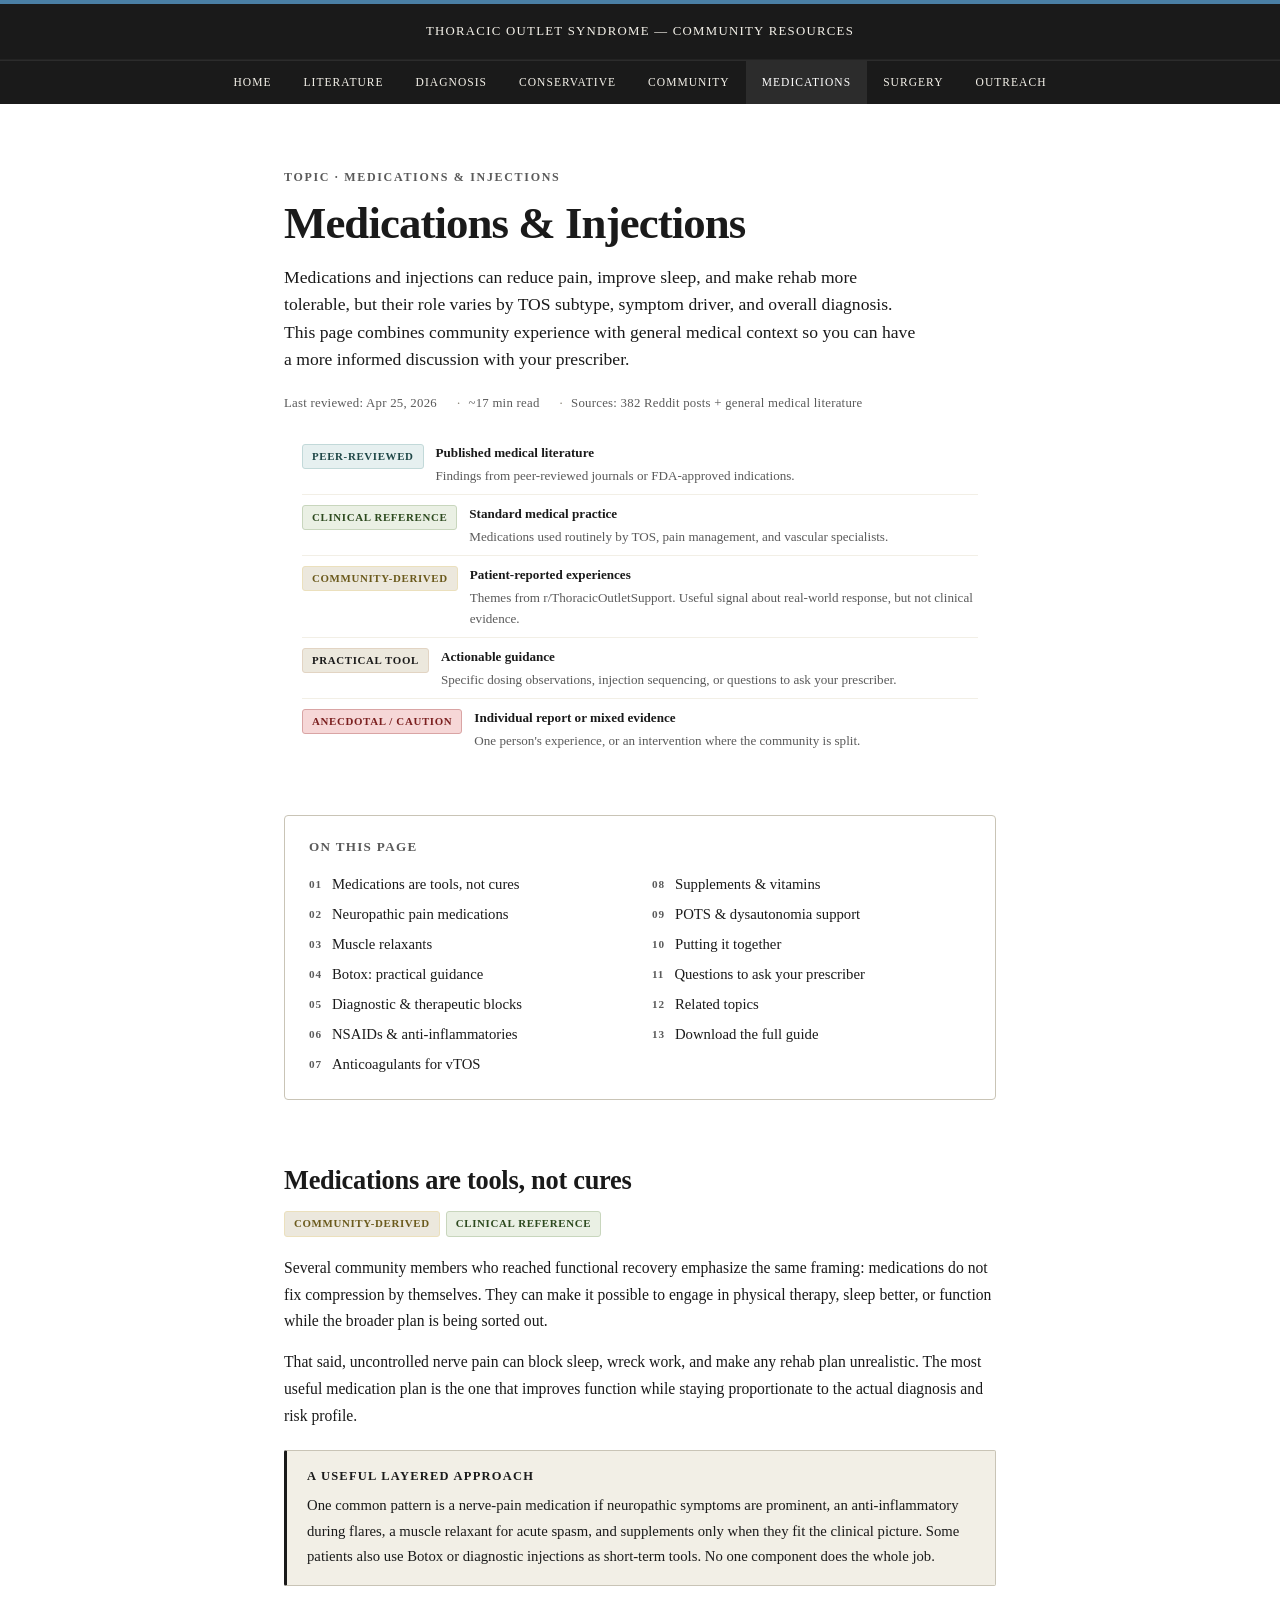
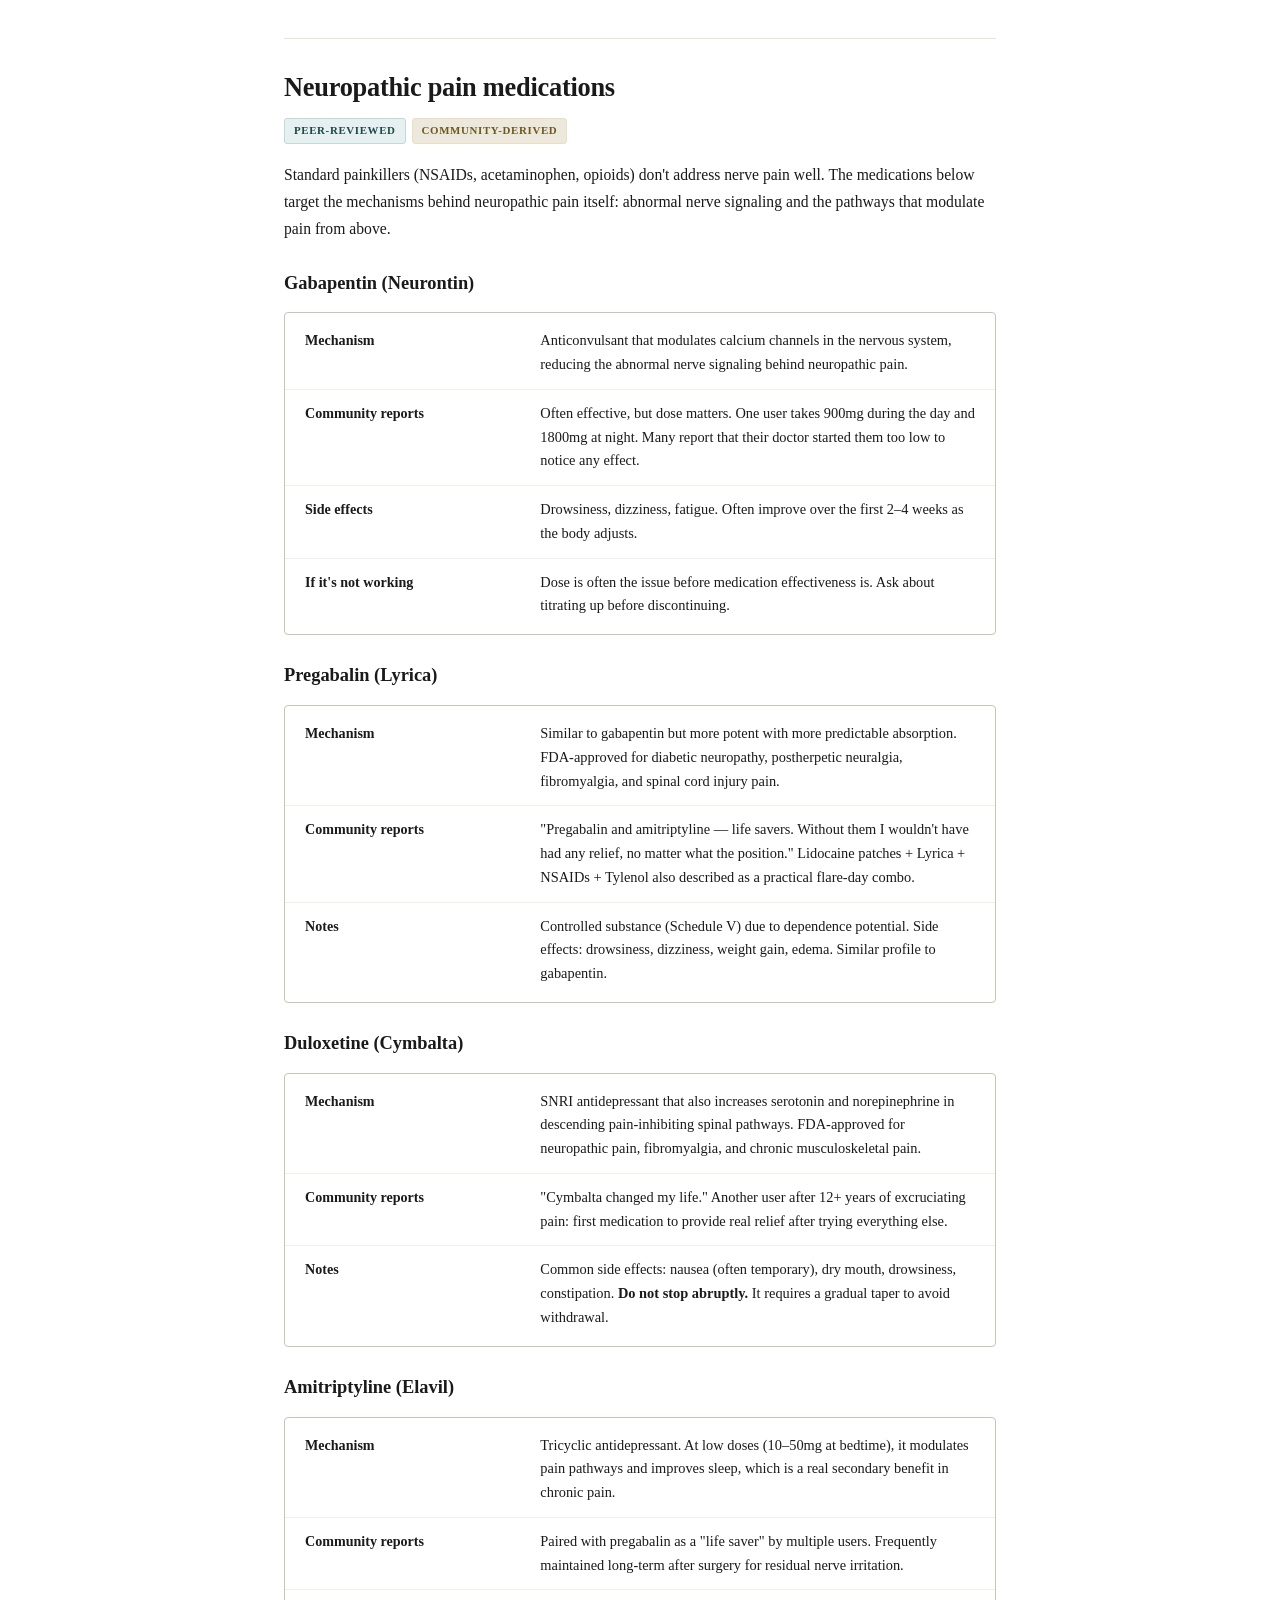
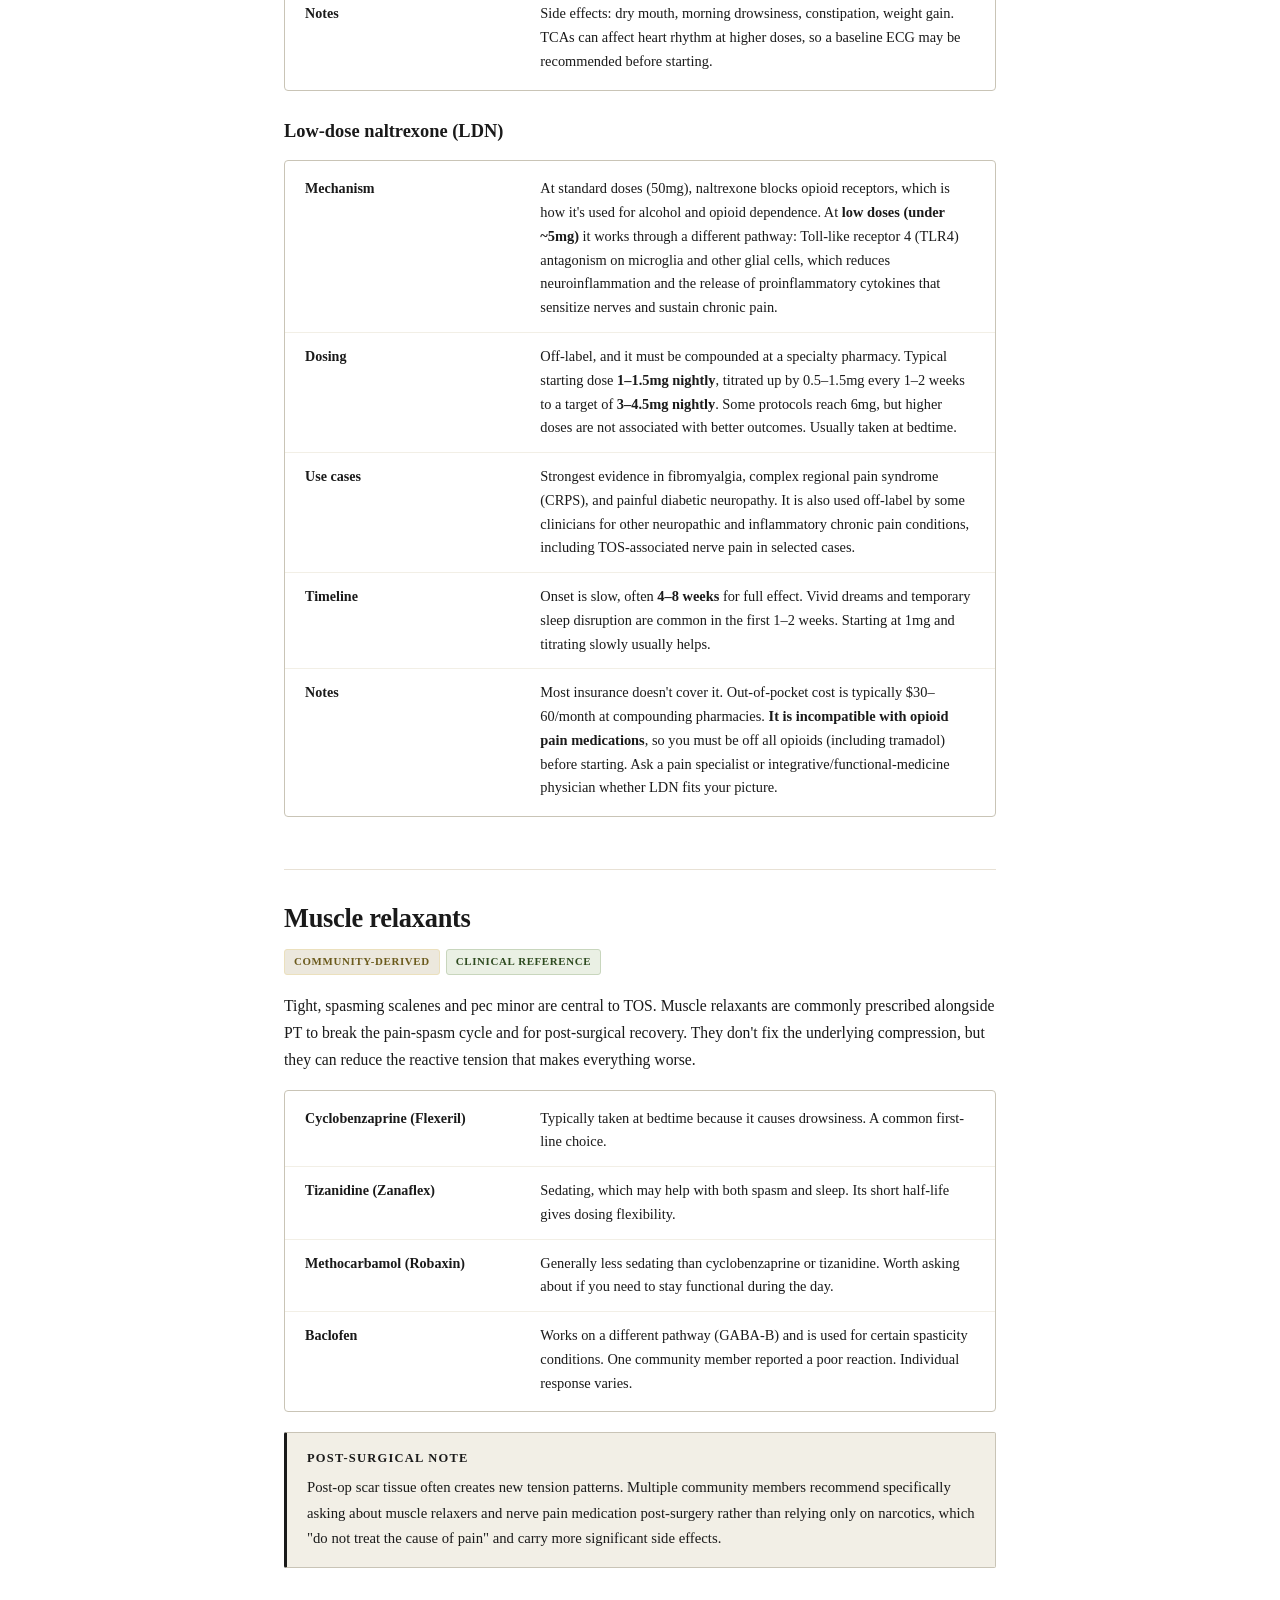
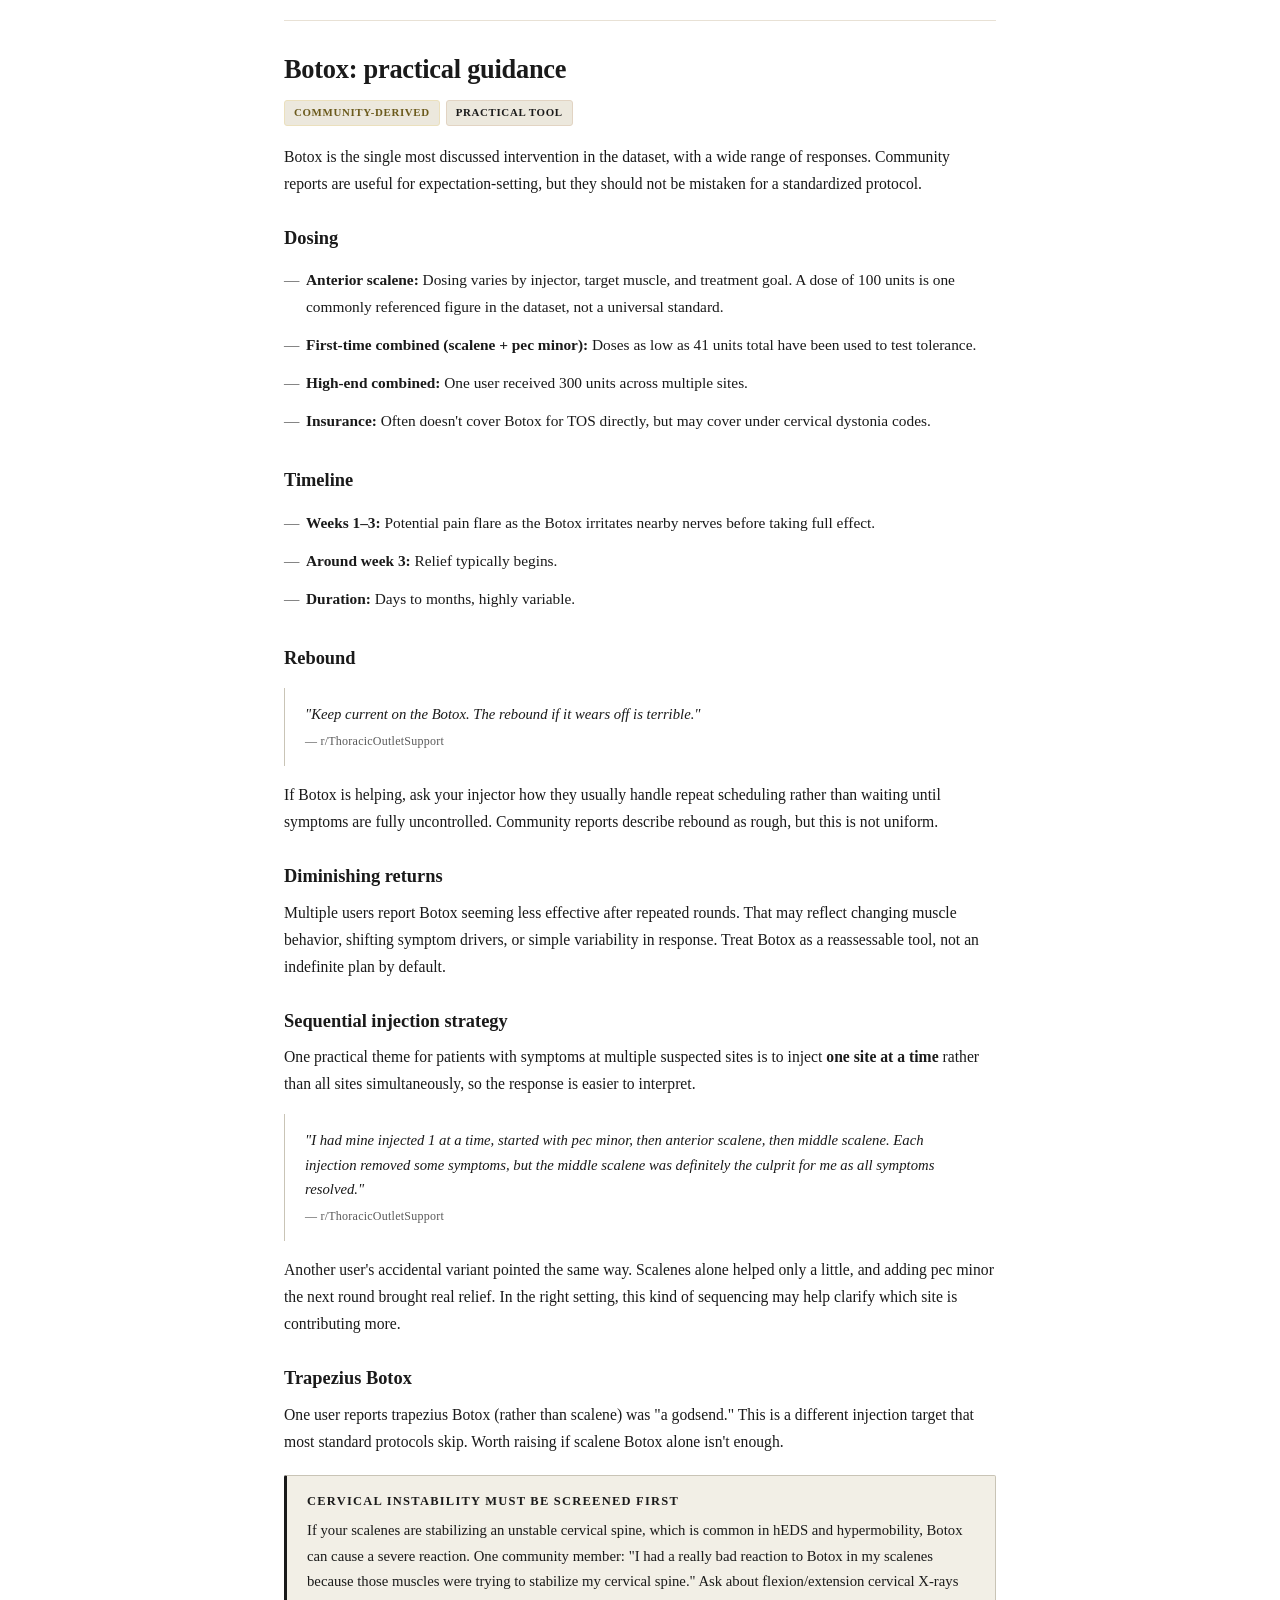
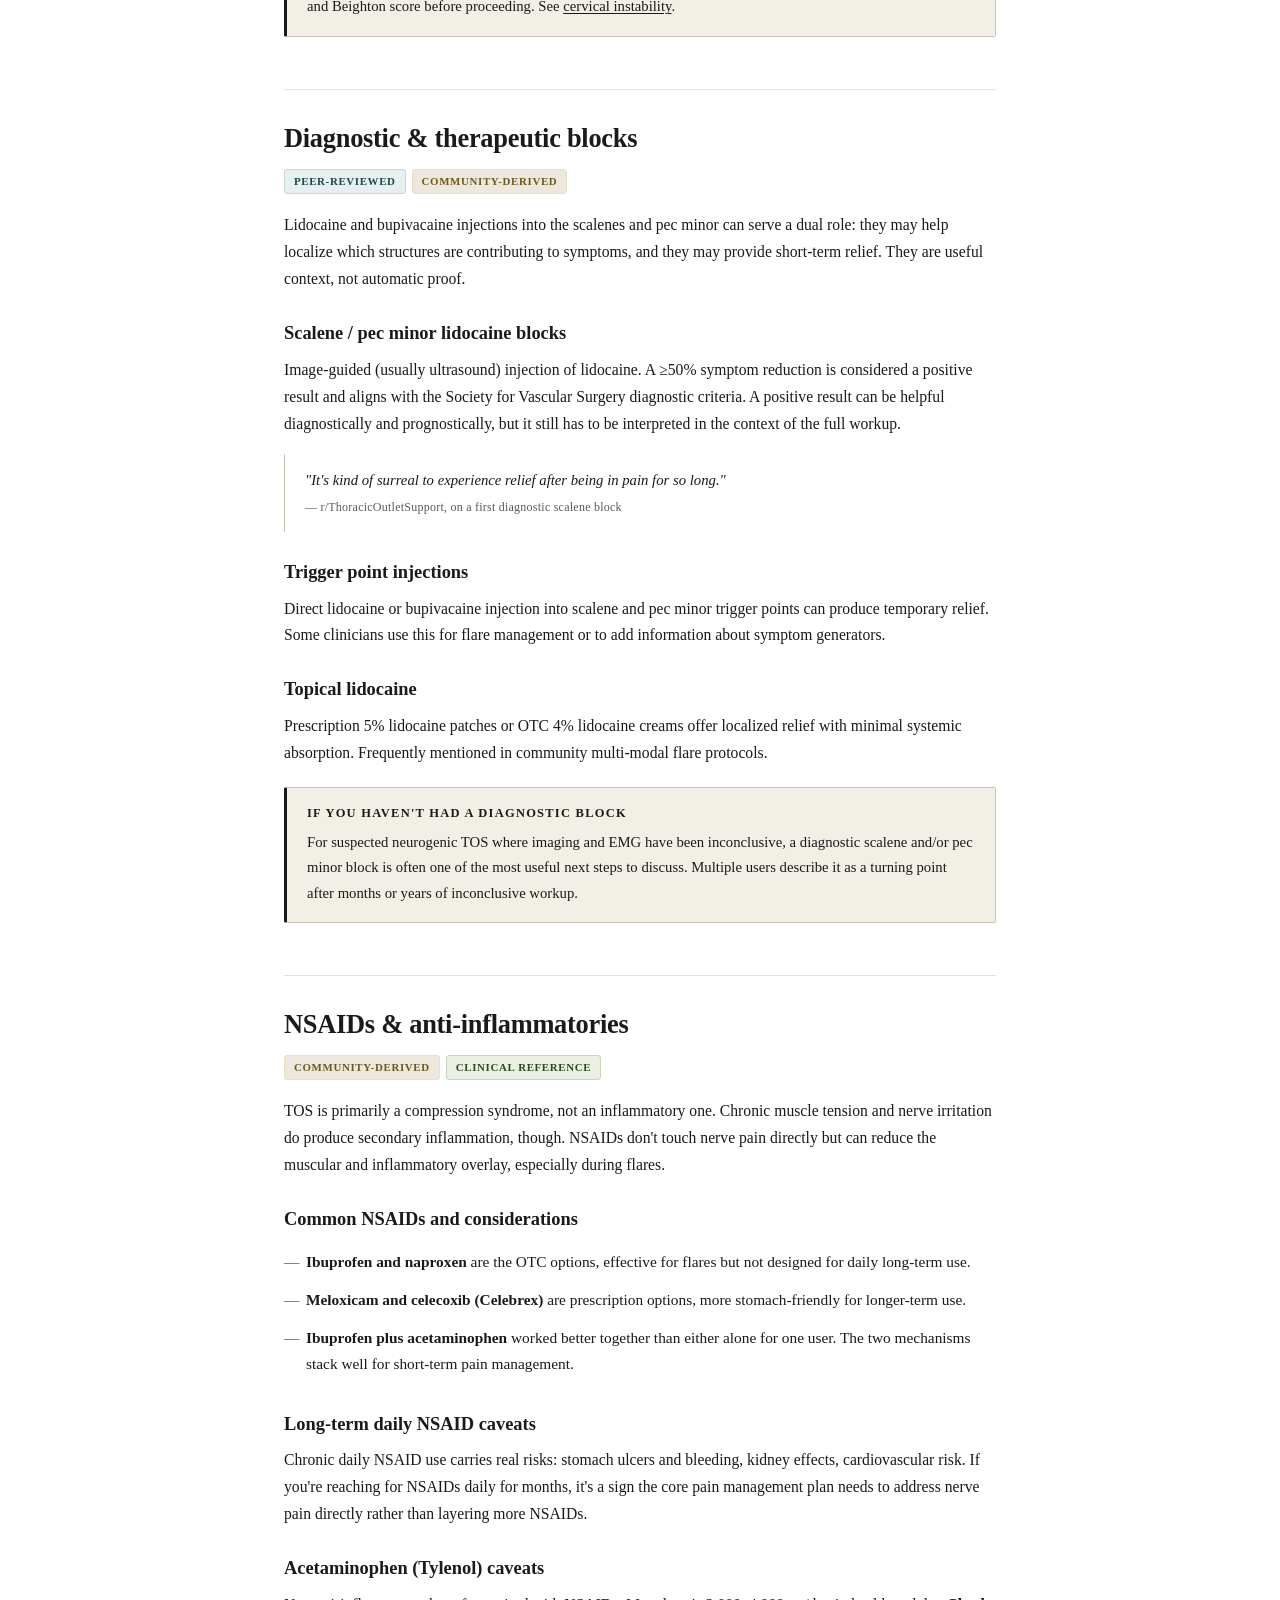
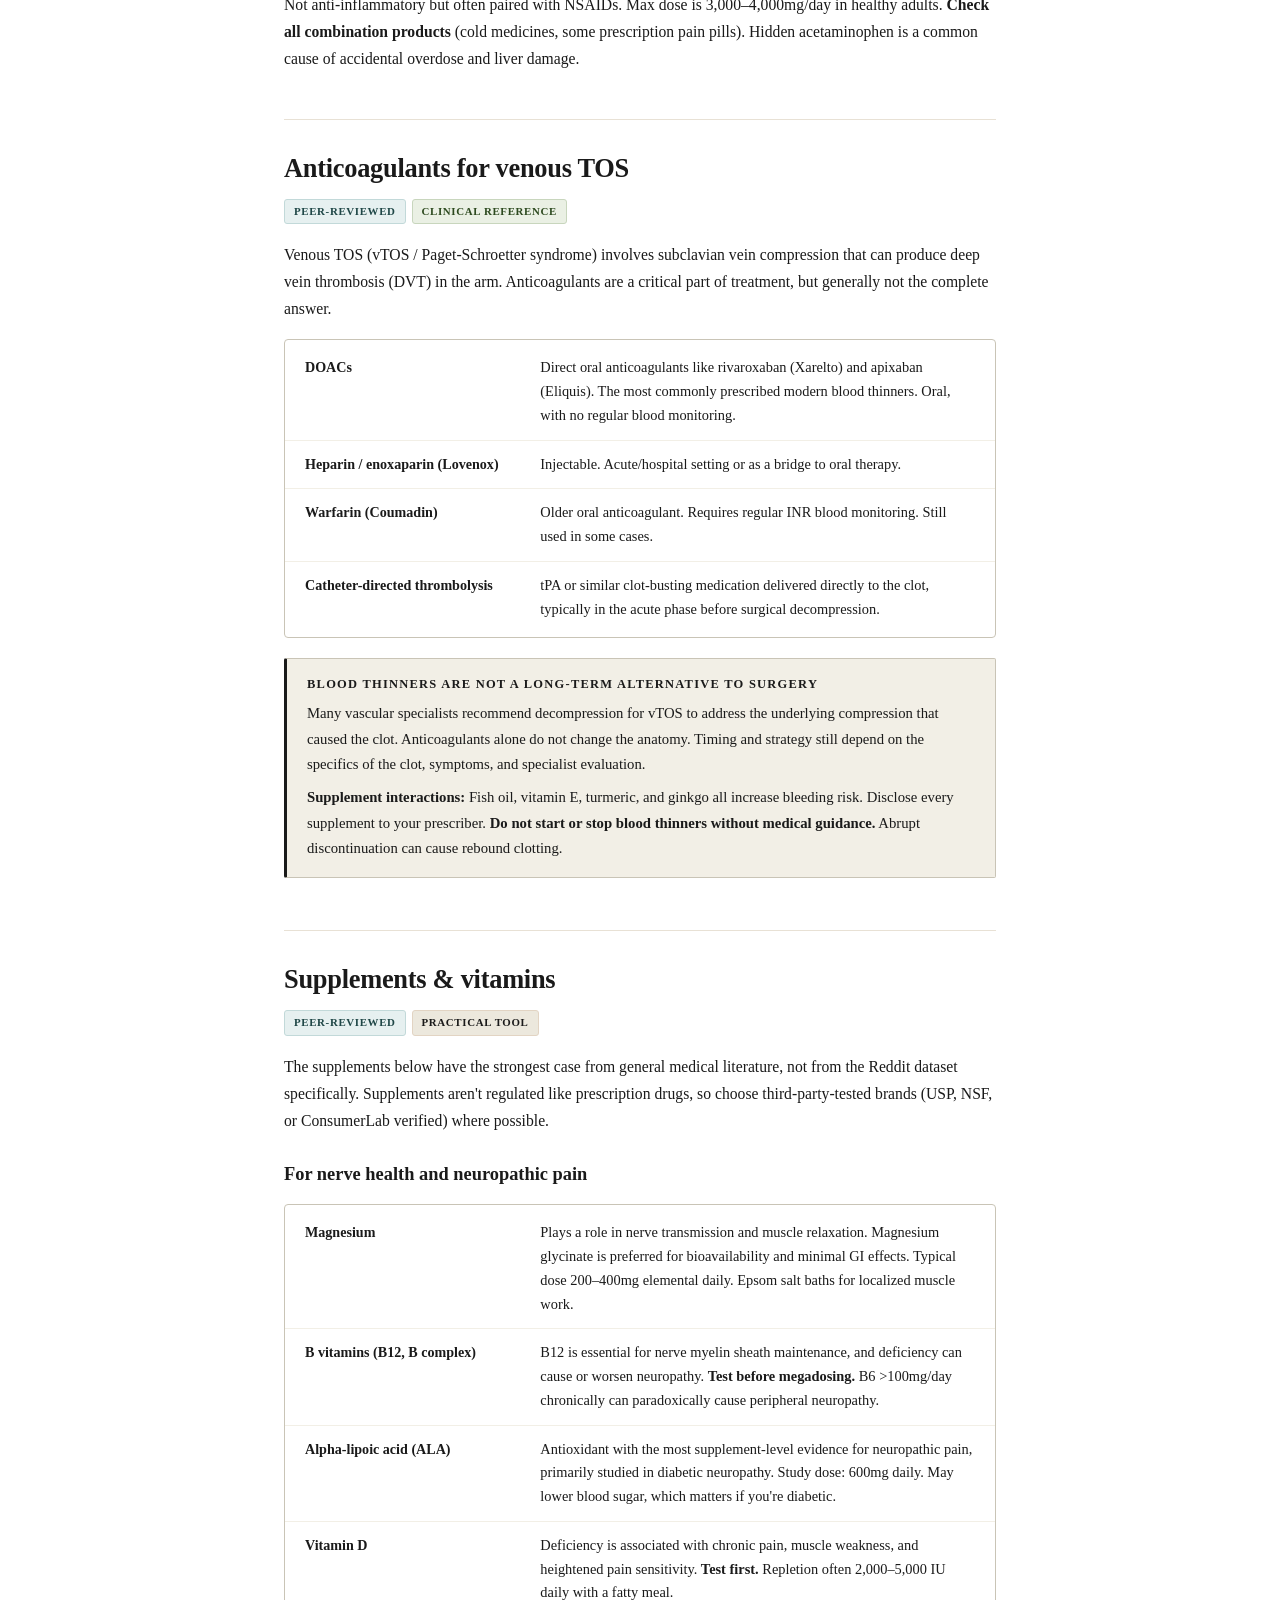
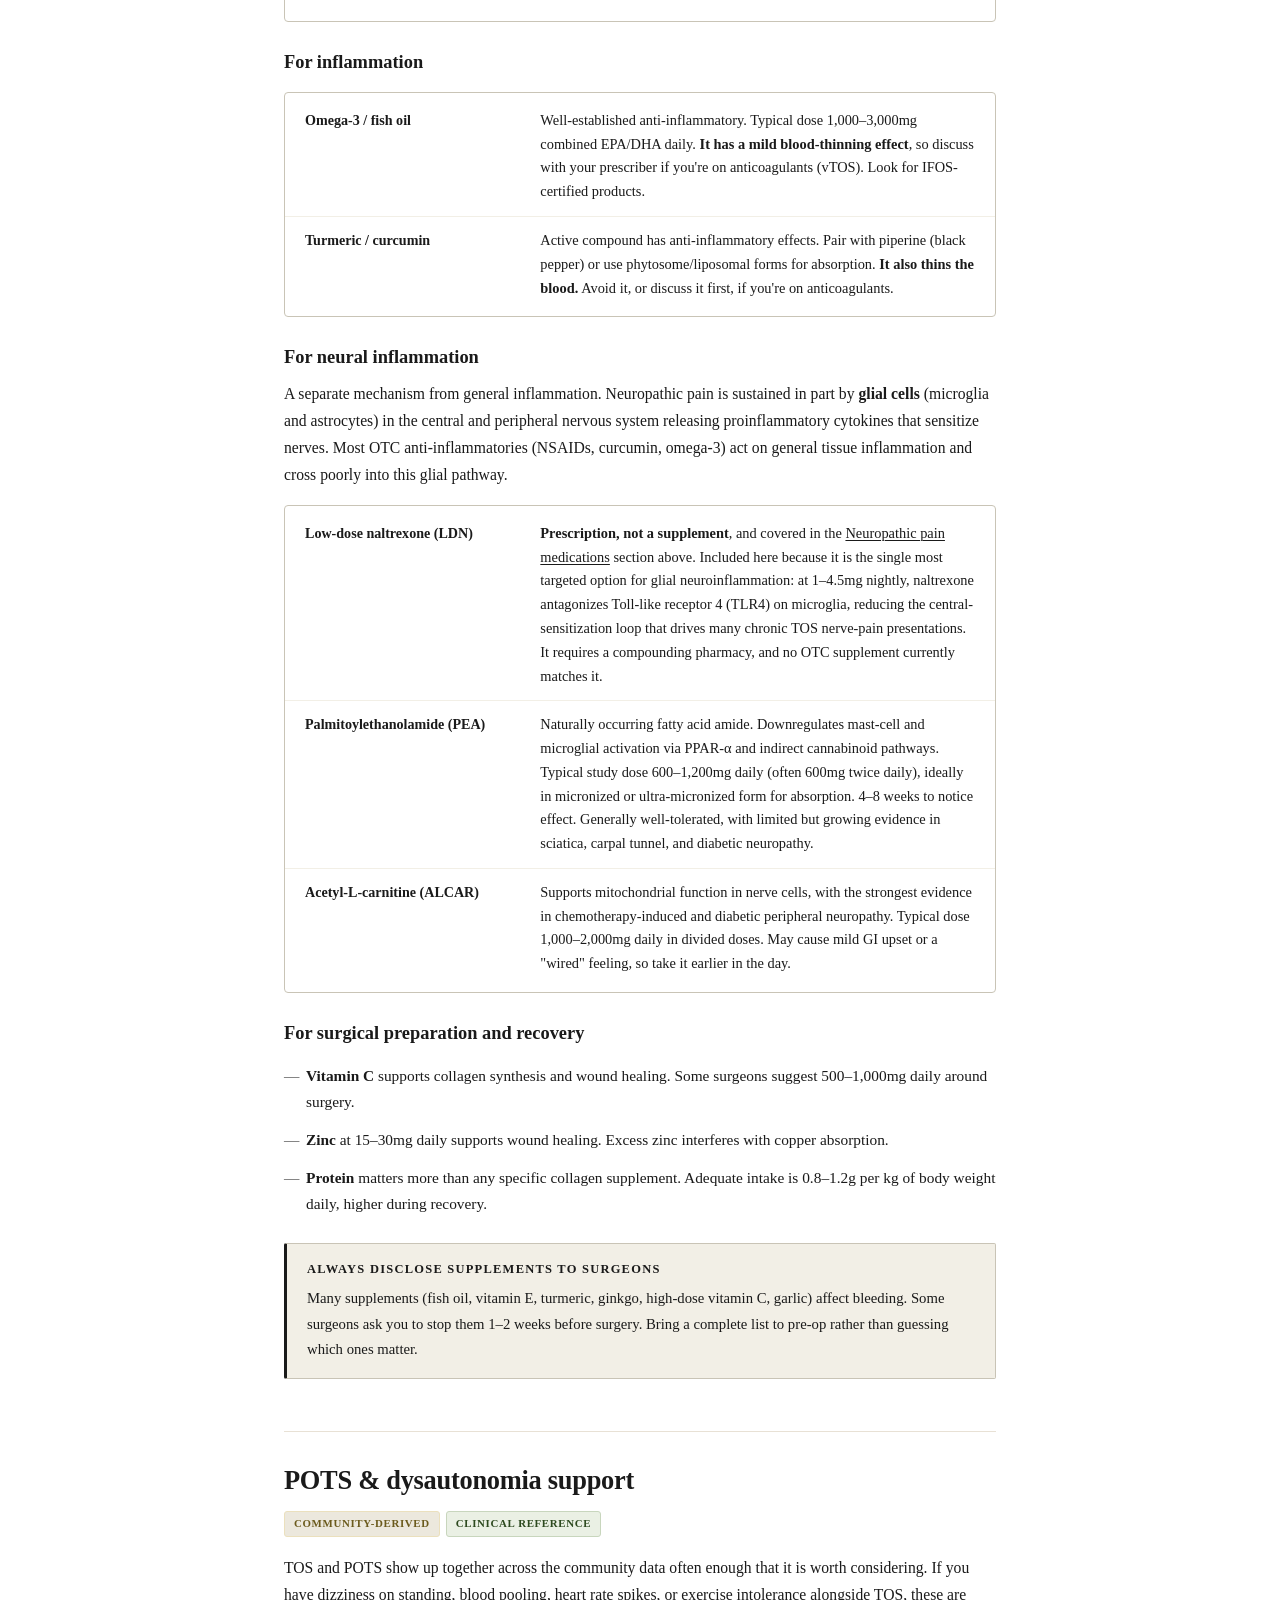
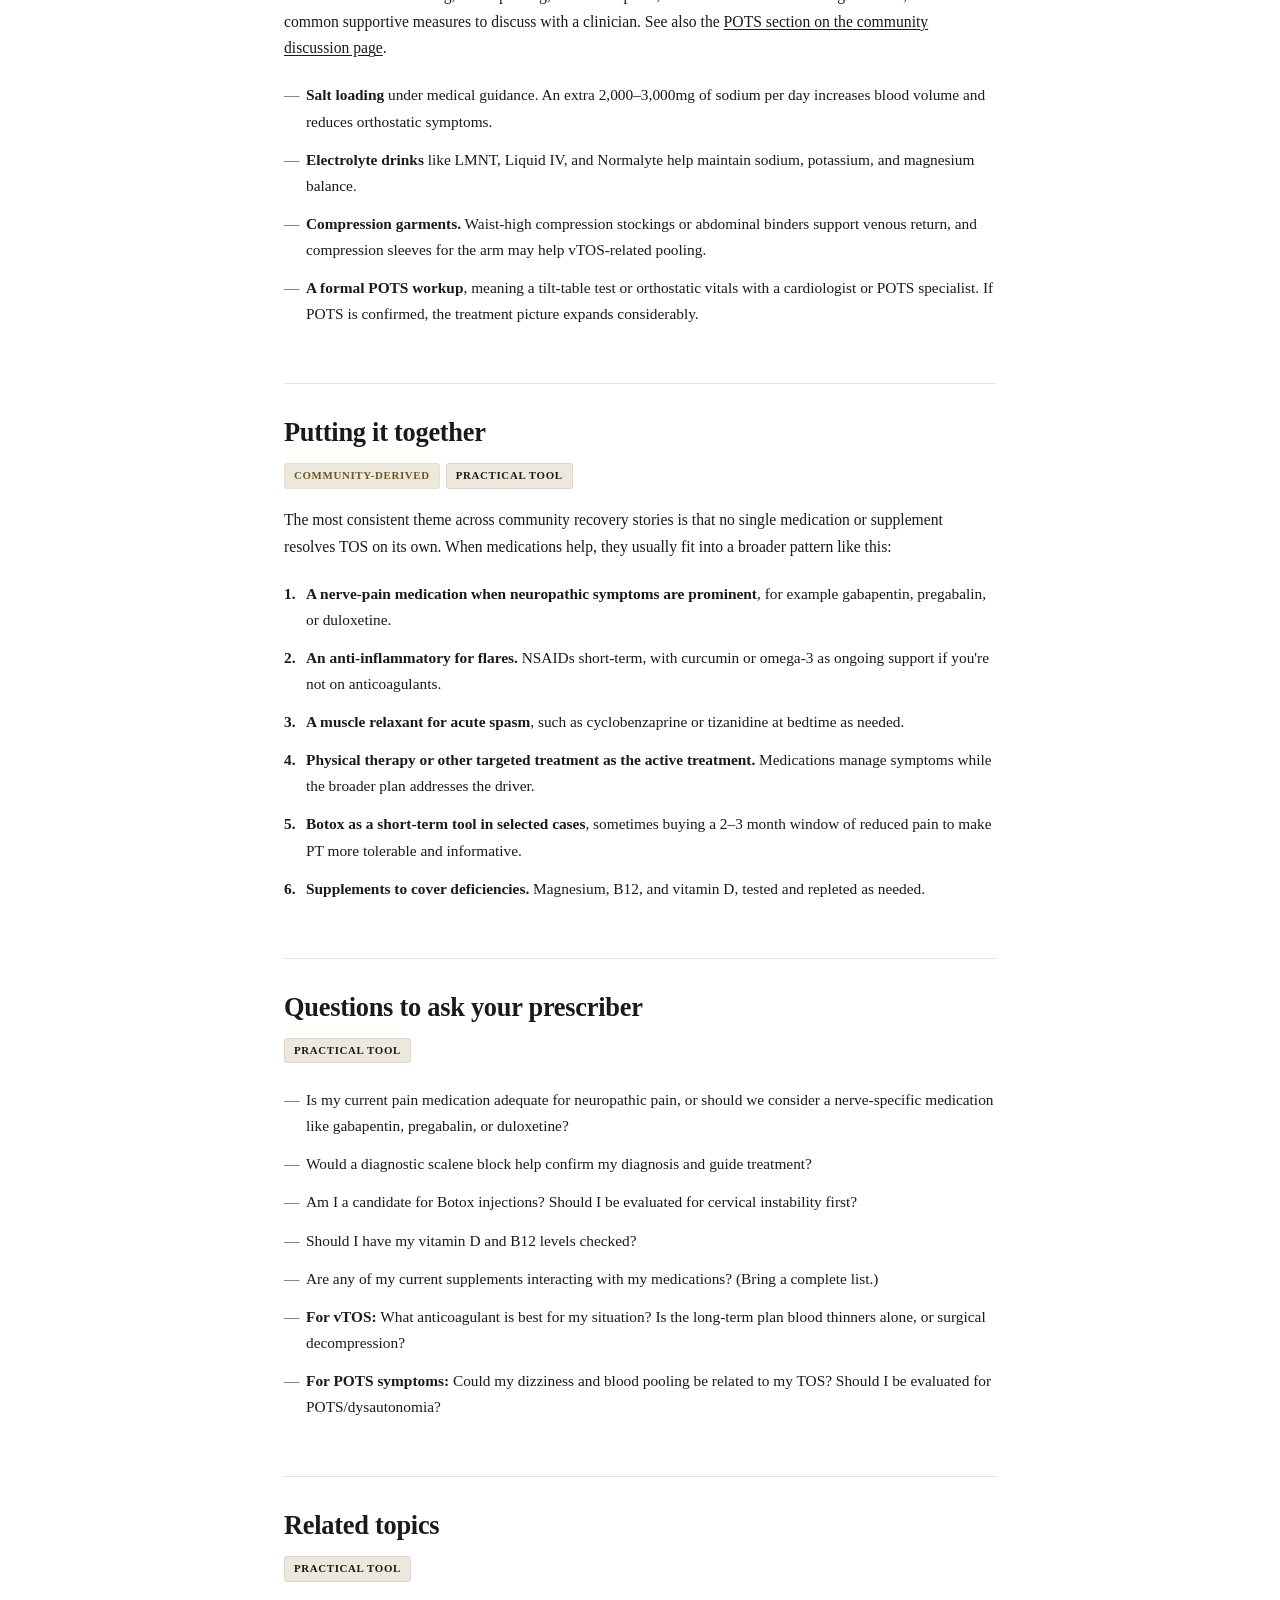
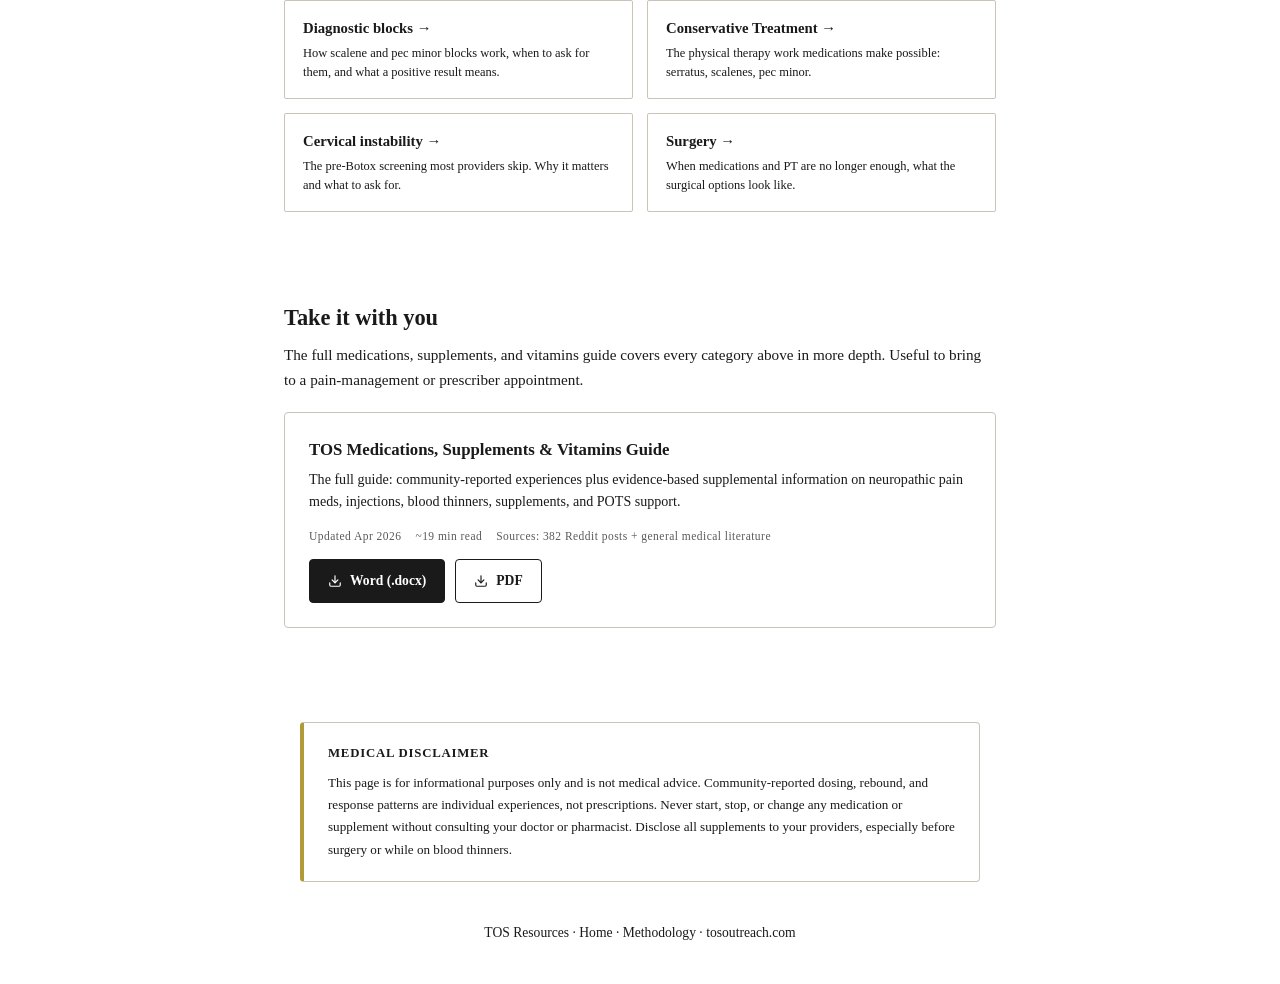
<file: medications.html>
<!DOCTYPE html>
<html lang="en">
<head>
    <meta charset="UTF-8">
    <meta name="viewport" content="width=device-width, initial-scale=1.0">
    <meta name="theme-color" content="#4A7FA5">
    <title>Medications &amp; Injections — TOS Resources</title>
    <meta name="description" content="A guide to medications, supplements, and injections used in TOS: nerve pain medications, Botox considerations, diagnostic blocks, vTOS anticoagulants, and supplements to discuss with your prescriber.">
    <style>
        * { margin: 0; padding: 0; box-sizing: border-box; }
        html { scroll-behavior: smooth; scroll-padding-top: 72px; }

        .fade-in { opacity: 0; transform: translateY(16px); transition: opacity 0.5s ease, transform 0.5s ease; }
        .fade-in.visible { opacity: 1; transform: translateY(0); }
        @media (prefers-reduced-motion: reduce) {
            .fade-in { opacity: 1; transform: none; transition: none; }
        }

        body {
            font-family: var(--font-sans);
            background: var(--color-bg);
            color: var(--color-text);
            font-size: 17px;
            line-height: 1.7;
            min-height: 100vh;
            display: flex;
            flex-direction: column;
            align-items: center;
        }

        h1, h2, h3, h4 { font-family: var(--font-serif); }

        .header-bar {
            width: 100%;
            background: #1c1c1c;
            padding: 16px 24px;
            text-align: center;
        }

        .header-bar span {
            font-size: 0.8rem;
            font-weight: 500;
            color: var(--color-bg);
            letter-spacing: 0.08em;
            text-transform: uppercase;
        }

        .page-nav {
            position: sticky;
            top: 0;
            z-index: 100;
            width: 100%;
            background: #1c1c1c;
            border-top: 1px solid rgba(255,255,255,0.06);
            display: flex;
            justify-content: center;
            gap: 0;
        }

        .page-nav a {
            display: block;
            padding: 12px 16px;
            color: var(--color-bg);
            text-decoration: none;
            font-size: 0.72rem;
            font-weight: 500;
            letter-spacing: 0.1em;
            text-transform: uppercase;
            transition: background 0.15s, color 0.15s;
        }

        .page-nav a:hover { background: rgba(255, 255, 255, 0.08); color: #fff; }
        .page-nav a.active { color: #fff; background: rgba(255, 255, 255, 0.05); }

        .topic-hero {
            width: 100%;
            max-width: 760px;
            padding: 64px 24px 24px;
            text-align: left;
        }

        .topic-eyebrow {
            font-size: 0.75rem;
            font-weight: 600;
            color: var(--color-text-subtle);
            letter-spacing: 0.14em;
            text-transform: uppercase;
            margin-bottom: 12px;
        }

        .topic-hero h1 {
            font-size: 2.8rem;
            font-weight: 700;
            color: var(--color-text);
            line-height: 1.1;
            letter-spacing: -0.02em;
            margin-bottom: 16px;
        }

        .topic-lede {
            font-size: 1.1rem;
            color: var(--color-text-muted);
            line-height: 1.55;
            max-width: 640px;
            margin-bottom: 20px;
        }

        .topic-meta {
            display: flex;
            gap: 20px;
            flex-wrap: wrap;
            font-size: 0.8rem;
            color: var(--color-text-subtle);
            letter-spacing: 0.02em;
        }

        .topic-meta .meta-item::before {
            content: "·";
            margin-right: 8px;
            color: var(--color-border-strong);
        }

        .topic-meta .meta-item:first-child::before { content: none; }

        .badge {
            display: inline-flex;
            align-items: center;
            gap: 5px;
            padding: 3px 9px;
            border-radius: 3px;
            font-family: var(--font-sans);
            font-size: 0.68rem;
            font-weight: 600;
            text-transform: uppercase;
            letter-spacing: 0.06em;
            vertical-align: middle;
            line-height: 1.6;
        }

        .badge::before { display: none; }

        .badge-community { background: var(--color-accent-tint); color: #6b5a1c; border: 1px solid #ebe0bd; }
        .badge-peer-reviewed { background: #e6f0f0; color: #1f4747; border: 1px solid #c2d9d9; }
        .badge-clinical { background: #eaf0e4; color: #2d4a1f; border: 1px solid #c8d6bd; }
        .badge-practical { background: var(--color-accent-tint); color: var(--color-accent); border: 1px solid #e2d4c3; }
        .badge-anecdotal { background: #f6d7d7; color: #7a1f1f; border: 1px solid #d9a4a4; }

        .badge-legend {
            width: 100%;
            max-width: 760px;
            padding: 0 24px 24px;
            font-size: 0.78rem;
            color: var(--color-text-subtle);
            line-height: 1.6;
        }

        .badge-legend details {
            background: #ffffff;
            border: 1px solid var(--color-border);
            border-radius: 4px;
            padding: 0;
        }

        .badge-legend summary {
            padding: 12px 18px;
            font-weight: 600;
            color: var(--color-text-muted);
            cursor: pointer;
            list-style: none;
            display: flex;
            align-items: center;
            gap: 8px;
        }

        .badge-legend summary::-webkit-details-marker { display: none; }
        .badge-legend summary::before { content: "▸"; font-size: 0.75rem; transition: transform 0.2s; }
        .badge-legend details[open] summary::before { transform: rotate(90deg); }

        .badge-legend-body { padding: 0 18px 16px; }

        .badge-legend-item {
            display: flex;
            gap: 12px;
            align-items: flex-start;
            padding: 8px 0;
            border-top: 1px solid var(--color-surface-alt);
        }

        .badge-legend-item:first-child { border-top: none; padding-top: 4px; }

        .badge-legend-item > .badge { flex-shrink: 0; margin-top: 2px; }
        .badge-legend-item > div { font-size: 0.82rem; }
        .badge-legend-item strong { color: var(--color-text); display: block; margin-bottom: 2px; }

        .topic-toc {
            width: 100%;
            max-width: 760px;
            padding: 16px 24px 24px;
        }

        .topic-toc-inner {
            background: #ffffff;
            border: 1px solid var(--color-border);
            border-left: 1px solid var(--color-border);
            border-radius: 4px;
            padding: 20px 24px;
        }

        .topic-toc h2 {
            font-size: 0.82rem;
            font-weight: 700;
            color: var(--color-text-subtle);
            text-transform: uppercase;
            letter-spacing: 0.1em;
            margin-bottom: 12px;
            font-family: var(--font-sans);
        }

        .topic-toc ol {
            list-style: none;
            counter-reset: toc;
            padding: 0;
            columns: 2;
            column-gap: 24px;
        }

        .topic-toc li {
            counter-increment: toc;
            padding: 4px 0;
            break-inside: avoid;
        }

        .topic-toc a {
            color: var(--color-text);
            text-decoration: none;
            font-size: 0.92rem;
            line-height: 1.5;
            display: flex;
            gap: 10px;
        }

        .topic-toc a::before {
            content: counter(toc, decimal-leading-zero);
            font-size: 0.7rem;
            color: var(--color-text-subtle);
            letter-spacing: 0.08em;
            font-weight: 600;
            font-family: var(--font-sans);
            padding-top: 3px;
        }

        .topic-toc a:hover { color: var(--color-accent); }

        .topic-content {
            width: 100%;
            max-width: 760px;
            padding: 24px;
        }

        .topic-content section {
            padding: 32px 0;
            border-top: 1px solid #e8e1d5;
        }

        .topic-content section:first-child { border-top: none; padding-top: 16px; }

        .topic-content h2 {
            font-size: 1.65rem;
            font-weight: 700;
            color: var(--color-text);
            line-height: 1.25;
            margin-bottom: 14px;
            letter-spacing: -0.01em;
        }

        .topic-content h3 {
            font-size: 1.15rem;
            font-weight: 700;
            color: var(--color-text);
            margin: 28px 0 10px;
        }

        .topic-content h4 {
            font-size: 0.95rem;
            font-weight: 700;
            color: var(--color-text);
            margin: 20px 0 6px;
            font-family: var(--font-sans);
            text-transform: uppercase;
            letter-spacing: 0.05em;
        }

        .topic-content p {
            font-size: 0.98rem;
            color: var(--color-text);
            line-height: 1.72;
            margin-bottom: 14px;
        }

        .topic-content p.section-badges {
            margin-bottom: 18px;
            display: flex;
            gap: 6px;
            flex-wrap: wrap;
        }

        .topic-content ul, .topic-content ol {
            padding-left: 0;
            list-style: none;
            margin-bottom: 18px;
        }

        .topic-content ul li, .topic-content ol li {
            font-size: 0.96rem;
            color: var(--color-text);
            line-height: 1.7;
            padding: 6px 0 6px 22px;
            position: relative;
        }

        .topic-content ul li::before {
            content: "—";
            position: absolute;
            left: 0;
            color: var(--color-text-subtle);
        }

        .topic-content ol { counter-reset: topiclist; }
        .topic-content ol li { counter-increment: topiclist; }
        .topic-content ol li::before {
            content: counter(topiclist) ".";
            position: absolute;
            left: 0;
            color: var(--color-accent);
            font-weight: 600;
        }

        .topic-content li strong { color: var(--color-text); }

        .topic-content blockquote {
            margin: 16px 0;
            padding: 14px 20px;
            background: #ffffff;
            border-left: 1px solid var(--color-border);
            border-radius: 0 4px 4px 0;
            font-size: 0.92rem;
            color: var(--color-text-muted);
            line-height: 1.65;
            font-style: italic;
        }

        .topic-content blockquote cite {
            display: block;
            font-style: normal;
            font-size: 0.75rem;
            color: var(--color-text-subtle);
            margin-top: 6px;
            letter-spacing: 0.02em;
        }

        .callout {
            background: #ffffff;
            border: 1px solid var(--color-border);
            border-left: 1px solid var(--color-border);
            border-radius: 4px;
            padding: 16px 20px;
            margin: 20px 0;
        }

        .callout-caution {
            border-left-color: var(--color-text);
            background: var(--color-accent-tint);
        }

        .callout-tip {
            border-left-color: var(--color-text);
            background: #f5f9f1;
        }

        .callout h4 {
            margin: 0 0 6px;
            font-size: 0.78rem;
            letter-spacing: 0.1em;
            color: var(--color-accent);
        }

        .callout-caution h4 { color: var(--color-text); }
        .callout-tip h4 { color: var(--color-text); }

        .callout p { font-size: 0.92rem; margin-bottom: 0; }
        .callout p + p { margin-top: 8px; }

        .data-block {
            background: #ffffff;
            border: 1px solid var(--color-border);
            border-radius: 4px;
            padding: 4px 0;
            margin: 16px 0 20px;
        }

        .data-row {
            display: grid;
            grid-template-columns: 1fr 2fr;
            gap: 18px;
            padding: 12px 20px;
            border-top: 1px solid var(--color-surface-alt);
        }

        .data-row:first-child { border-top: none; }

        .data-key {
            font-weight: 600;
            color: var(--color-text);
            font-size: 0.88rem;
        }

        .data-val {
            font-size: 0.9rem;
            color: var(--color-text-muted);
            line-height: 1.65;
        }

        .topic-related {
            width: 100%;
            max-width: 760px;
            padding: 32px 24px 8px;
        }

        .topic-related h2 {
            font-size: 1rem;
            font-weight: 700;
            color: var(--color-text-subtle);
            letter-spacing: 0.1em;
            text-transform: uppercase;
            margin-bottom: 14px;
            font-family: var(--font-sans);
        }

        .related-grid {
            display: grid;
            grid-template-columns: repeat(2, 1fr);
            gap: 14px;
        }

        .related-card {
            display: flex;
            flex-direction: column;
            gap: 4px;
            padding: 16px 18px;
            background: #ffffff;
            border: 1px solid var(--color-border);
            border-left: 1px solid var(--color-border);
            border-radius: 4px;
            text-decoration: none;
            transition: border-color 0.2s, transform 0.15s;
        }

        .related-card:hover { border-color: var(--color-border-strong); transform: translateY(-1px); }

        .related-card strong {
            font-size: 0.92rem;
            color: var(--color-text);
            display: block;
        }

        .related-card span {
            font-size: 0.78rem;
            color: var(--color-text-muted);
            line-height: 1.5;
        }

        .topic-downloads {
            width: 100%;
            max-width: 760px;
            padding: 32px 24px;
        }

        .topic-downloads h2 {
            font-size: 1.4rem;
            font-weight: 700;
            color: var(--color-text);
            margin-bottom: 8px;
        }

        .topic-downloads > p {
            font-size: 0.95rem;
            color: var(--color-text-muted);
            margin-bottom: 20px;
            line-height: 1.6;
        }

        .dl-card {
            background: #ffffff;
            border: 1px solid var(--color-border);
            border-left: 1px solid var(--color-border);
            border-radius: 4px;
            padding: 24px;
            margin-bottom: 14px;
        }

        .dl-card h3 {
            font-size: 1.05rem;
            font-weight: 700;
            color: var(--color-text);
            margin-bottom: 4px;
        }

        .dl-card p {
            font-size: 0.88rem;
            color: var(--color-text-muted);
            margin-bottom: 14px;
            line-height: 1.6;
        }

        .dl-card .dl-meta {
            display: flex;
            gap: 14px;
            flex-wrap: wrap;
            font-size: 0.72rem;
            color: var(--color-text-subtle);
            letter-spacing: 0.04em;
            margin-bottom: 14px;
        }

        .dl-buttons {
            display: flex;
            gap: 10px;
            flex-wrap: wrap;
        }

        .dl-btn {
            display: inline-flex;
            align-items: center;
            gap: 8px;
            padding: 10px 18px;
            font-size: 0.85rem;
            font-weight: 600;
            border-radius: 4px;
            text-decoration: none;
            background: var(--color-accent);
            color: #fff;
            border: 1.5px solid var(--color-accent);
            transition: background 0.15s;
        }

        .dl-btn:hover { background: var(--color-accent-hover); }

        .dl-btn-pdf {
            background: transparent;
            color: var(--color-accent);
        }

        .dl-btn-pdf:hover { background: var(--color-accent); color: #fff; }

        .dl-btn svg { width: 14px; height: 14px; }

        .disclaimer {
            max-width: 680px;
            margin: 48px auto 0;
            padding: 20px 24px;
            background: #ffffff;
            border: 1px solid var(--color-border);
            border-left: 4px solid #b09a3a;
            border-radius: 4px;
        }

        .disclaimer h3 {
            font-size: 0.8rem;
            font-weight: 700;
            color: var(--color-text);
            text-transform: uppercase;
            letter-spacing: 0.06em;
            margin-bottom: 8px;
            font-family: var(--font-sans);
        }

        .disclaimer p { font-size: 0.82rem; color: var(--color-text-muted); line-height: 1.7; }

        footer {
            margin-top: auto;
            padding: 40px 24px;
            text-align: center;
            color: var(--color-text-subtle);
            font-size: 0.85rem;
        }

        footer a { color: var(--color-accent); text-decoration: none; }

        .back-to-top {
            position: fixed;
            bottom: 28px;
            right: 28px;
            width: 44px;
            height: 44px;
            border-radius: 50%;
            background: var(--color-accent);
            color: #fff;
            border: none;
            opacity: 0;
            pointer-events: none;
            transition: opacity 0.2s, background 0.2s;
            display: flex;
            align-items: center;
            justify-content: center;
            cursor: pointer;
            z-index: 40;
        }

        .back-to-top.visible { opacity: 1; pointer-events: auto; }
        .back-to-top:hover { background: var(--color-accent-hover); }

        @media (max-width: 640px) {
            .topic-hero { padding: 40px 20px 16px; }
            .topic-hero h1 { font-size: 2rem; }
            .topic-lede { font-size: 1rem; }
            .topic-toc { padding: 12px 20px 20px; }
            .topic-toc ol { columns: 1; }
            .topic-content { padding: 20px; }
            .topic-content h2 { font-size: 1.35rem; }
            .topic-content h3 { font-size: 1.05rem; }
            .related-grid { grid-template-columns: 1fr; }
            .data-row { grid-template-columns: 1fr; gap: 4px; padding: 10px 16px; }
            .disclaimer { margin-left: 20px; margin-right: 20px; padding: 16px 18px; }
            .back-to-top { bottom: 20px; right: 20px; width: 44px; height: 44px; }
            .topic-downloads { padding: 24px 20px; }
            .dl-card { padding: 20px; }
        }

        @media (min-width: 768px) {
            .related-grid { grid-template-columns: repeat(2, 1fr); }
        }

        /* Critical fallback — keeps the page rendering if css/site.css
           is blocked or cached as a stale 404. site.css below re-declares
           these tokens and provides the full drawer styling. */
        :root {
            --color-bg: #ffffff;
            --color-text: #1a1a1a;
            --color-text-muted: #1a1a1a;
            --color-text-subtle: #5a5a5a;
            --color-border: #c9c4b6;
            --color-border-strong: #8a8578;
            --color-accent: #1a1a1a;
            --color-accent-hover: #4a4a4a;
            --color-accent-tint: #ece8dd;
            --color-surface-alt: #f2efe6;
            --font-serif: "Times New Roman", Times, Georgia, serif;
            --font-sans: "Times New Roman", Times, Georgia, serif;
        }
        .drawer, .drawer-backdrop { display: none; }
        body.drawer-open .drawer { display: flex; flex-direction: column; }
        body.drawer-open .drawer-backdrop { display: block; }
        .nav-toggle { display: none; }
        @media (max-width: 899px) {
            .nav-toggle { display: inline-flex; }
            .page-nav { display: none; }
        }
    </style>
    <link rel="stylesheet" href="css/site.css?v=20260513">
</head>
<body>
    <div class="reading-progress" aria-hidden="true"></div>
    <button class="back-to-top" id="back-to-top" aria-label="Back to top">
        <svg width="18" height="18" viewBox="0 0 24 24" fill="none" stroke="currentColor" stroke-width="2.5" stroke-linecap="round" stroke-linejoin="round"><polyline points="18 15 12 9 6 15"/></svg>
    </button>

    <div class="header-bar">
        <span>Thoracic Outlet Syndrome — Community Resources</span>
        <button class="nav-toggle" aria-label="Open menu" aria-expanded="false" aria-controls="site-drawer">
            <svg viewBox="0 0 24 24" fill="none" stroke="currentColor" stroke-width="2" stroke-linecap="round" aria-hidden="true"><line x1="3" y1="6" x2="21" y2="6"/><line x1="3" y1="12" x2="21" y2="12"/><line x1="3" y1="18" x2="21" y2="18"/></svg>
        </button>
    </div>

    <nav class="page-nav">
        <a href="index.html">Home</a>
        <a href="literature.html">Literature</a>
        <a href="diagnosis.html">Diagnosis</a>
        <a href="conservative.html">Conservative</a>
        <a href="community-discussion.html">Community</a>
        <a href="medications.html" class="active">Medications</a>
        <a href="surgery.html">Surgery</a>
        <a href="outreach.html">Outreach</a>
    </nav>

    <div class="drawer-backdrop" aria-hidden="true"></div>
    <aside class="drawer" id="site-drawer" role="dialog" aria-modal="true" aria-labelledby="drawer-title" aria-hidden="true">
        <div class="drawer-header">
            <span class="drawer-title" id="drawer-title">TOS Resources</span>
            <button class="drawer-close" aria-label="Close menu">
                <svg viewBox="0 0 24 24" fill="none" stroke="currentColor" stroke-width="2" stroke-linecap="round" aria-hidden="true"><line x1="6" y1="6" x2="18" y2="18"/><line x1="18" y1="6" x2="6" y2="18"/></svg>
            </button>
        </div>
        <nav aria-label="Primary">
            <a href="index.html">Home</a>
            <a href="literature.html">Literature</a>
            <a href="diagnosis.html">Diagnosis</a>
            <a href="conservative.html">Conservative</a>
            <a href="community-discussion.html">Community</a>
            <a href="medications.html" class="active">Medications</a>
            <a href="surgery.html">Surgery</a>
            <a href="outreach.html">Outreach</a>
        </nav>
        <hr class="drawer-divider">
        <span class="drawer-section-label drawer-onpage-label">On this page</span>
        <nav class="drawer-onpage" aria-label="On this page"></nav>
        <div class="drawer-footer">
            <a href="methodology.html">Methodology & Transparency →</a>
        </div>
    </aside>

    <header class="topic-hero">
        <p class="topic-eyebrow">Topic · Medications &amp; Injections</p>
        <h1>Medications &amp; Injections</h1>
        <p class="topic-lede">Medications and injections can reduce pain, improve sleep, and make rehab more tolerable, but their role varies by TOS subtype, symptom driver, and overall diagnosis. This page combines community experience with general medical context so you can have a more informed discussion with your prescriber.</p>
        <div class="topic-meta">
            <span class="meta-item">Last reviewed: Apr 25, 2026</span>
            <span class="meta-item">~17 min read</span>
            <span class="meta-item">Sources: 382 Reddit posts + general medical literature</span>
        </div>
    </header>

    <div class="badge-legend">
        <details data-mobile-only>
            <summary>About the badges on this page</summary>
            <div class="badge-legend-body">
                <div class="badge-legend-item">
                    <span class="badge badge-peer-reviewed">Peer-reviewed</span>
                    <div><strong>Published medical literature</strong>Findings from peer-reviewed journals or FDA-approved indications.</div>
                </div>
                <div class="badge-legend-item">
                    <span class="badge badge-clinical">Clinical reference</span>
                    <div><strong>Standard medical practice</strong>Medications used routinely by TOS, pain management, and vascular specialists.</div>
                </div>
                <div class="badge-legend-item">
                    <span class="badge badge-community">Community-derived</span>
                    <div><strong>Patient-reported experiences</strong>Themes from r/ThoracicOutletSupport. Useful signal about real-world response, but not clinical evidence.</div>
                </div>
                <div class="badge-legend-item">
                    <span class="badge badge-practical">Practical tool</span>
                    <div><strong>Actionable guidance</strong>Specific dosing observations, injection sequencing, or questions to ask your prescriber.</div>
                </div>
                <div class="badge-legend-item">
                    <span class="badge badge-anecdotal">Anecdotal / caution</span>
                    <div><strong>Individual report or mixed evidence</strong>One person's experience, or an intervention where the community is split.</div>
                </div>
            </div>
        </details>
    </div>

    <nav class="topic-toc" aria-label="On this page">
        <div class="topic-toc-inner">
            <h2>On this page</h2>
            <ol>
                <li><a href="#framing">Medications are tools, not cures</a></li>
                <li><a href="#nerve-pain">Neuropathic pain medications</a></li>
                <li><a href="#muscle-relaxants">Muscle relaxants</a></li>
                <li><a href="#botox">Botox: practical guidance</a></li>
                <li><a href="#blocks">Diagnostic &amp; therapeutic blocks</a></li>
                <li><a href="#anti-inflammatory">NSAIDs &amp; anti-inflammatories</a></li>
                <li><a href="#anticoagulants">Anticoagulants for vTOS</a></li>
                <li><a href="#supplements">Supplements &amp; vitamins</a></li>
                <li><a href="#pots">POTS &amp; dysautonomia support</a></li>
                <li><a href="#multi-modal">Putting it together</a></li>
                <li><a href="#questions">Questions to ask your prescriber</a></li>
                <li><a href="#related">Related topics</a></li>
                <li><a href="#downloads">Download the full guide</a></li>
            </ol>
        </div>
    </nav>

    <article class="topic-content">
        <section id="framing">
            <h2>Medications are tools, not cures</h2>
            <p class="section-badges"><span class="badge badge-community">Community-derived</span><span class="badge badge-clinical">Clinical reference</span></p>
            <p>Several community members who reached functional recovery emphasize the same framing: medications do not fix compression by themselves. They can make it possible to engage in physical therapy, sleep better, or function while the broader plan is being sorted out.</p>

            <p>That said, uncontrolled nerve pain can block sleep, wreck work, and make any rehab plan unrealistic. The most useful medication plan is the one that improves function while staying proportionate to the actual diagnosis and risk profile.</p>

            <div class="callout">
                <h4>A useful layered approach</h4>
                <p>One common pattern is a nerve-pain medication if neuropathic symptoms are prominent, an anti-inflammatory during flares, a muscle relaxant for acute spasm, and supplements only when they fit the clinical picture. Some patients also use Botox or diagnostic injections as short-term tools. No one component does the whole job.</p>
            </div>
        </section>

        <section id="nerve-pain">
            <h2>Neuropathic pain medications</h2>
            <p class="section-badges"><span class="badge badge-peer-reviewed">Peer-reviewed</span><span class="badge badge-community">Community-derived</span></p>
            <p>Standard painkillers (NSAIDs, acetaminophen, opioids) don't address nerve pain well. The medications below target the mechanisms behind neuropathic pain itself: abnormal nerve signaling and the pathways that modulate pain from above.</p>

            <details class="entry-collapse" data-mobile-only>
            <summary>Gabapentin (Neurontin)</summary>
            <div class="data-block">
                <div class="data-row">
                    <div class="data-key">Mechanism</div>
                    <div class="data-val">Anticonvulsant that modulates calcium channels in the nervous system, reducing the abnormal nerve signaling behind neuropathic pain.</div>
                </div>
                <div class="data-row">
                    <div class="data-key">Community reports</div>
                    <div class="data-val">Often effective, but dose matters. One user takes 900mg during the day and 1800mg at night. Many report that their doctor started them too low to notice any effect.</div>
                </div>
                <div class="data-row">
                    <div class="data-key">Side effects</div>
                    <div class="data-val">Drowsiness, dizziness, fatigue. Often improve over the first 2–4 weeks as the body adjusts.</div>
                </div>
                <div class="data-row">
                    <div class="data-key">If it's not working</div>
                    <div class="data-val">Dose is often the issue before medication effectiveness is. Ask about titrating up before discontinuing.</div>
                </div>
            </div>
            </details>

            <details class="entry-collapse" data-mobile-only>
            <summary>Pregabalin (Lyrica)</summary>
            <div class="data-block">
                <div class="data-row">
                    <div class="data-key">Mechanism</div>
                    <div class="data-val">Similar to gabapentin but more potent with more predictable absorption. FDA-approved for diabetic neuropathy, postherpetic neuralgia, fibromyalgia, and spinal cord injury pain.</div>
                </div>
                <div class="data-row">
                    <div class="data-key">Community reports</div>
                    <div class="data-val">"Pregabalin and amitriptyline — life savers. Without them I wouldn't have had any relief, no matter what the position." Lidocaine patches + Lyrica + NSAIDs + Tylenol also described as a practical flare-day combo.</div>
                </div>
                <div class="data-row">
                    <div class="data-key">Notes</div>
                    <div class="data-val">Controlled substance (Schedule V) due to dependence potential. Side effects: drowsiness, dizziness, weight gain, edema. Similar profile to gabapentin.</div>
                </div>
            </div>
            </details>

            <details class="entry-collapse" data-mobile-only>
            <summary>Duloxetine (Cymbalta)</summary>
            <div class="data-block">
                <div class="data-row">
                    <div class="data-key">Mechanism</div>
                    <div class="data-val">SNRI antidepressant that also increases serotonin and norepinephrine in descending pain-inhibiting spinal pathways. FDA-approved for neuropathic pain, fibromyalgia, and chronic musculoskeletal pain.</div>
                </div>
                <div class="data-row">
                    <div class="data-key">Community reports</div>
                    <div class="data-val">"Cymbalta changed my life." Another user after 12+ years of excruciating pain: first medication to provide real relief after trying everything else.</div>
                </div>
                <div class="data-row">
                    <div class="data-key">Notes</div>
                    <div class="data-val">Common side effects: nausea (often temporary), dry mouth, drowsiness, constipation. <strong>Do not stop abruptly.</strong> It requires a gradual taper to avoid withdrawal.</div>
                </div>
            </div>
            </details>

            <details class="entry-collapse" data-mobile-only>
            <summary>Amitriptyline (Elavil)</summary>
            <div class="data-block">
                <div class="data-row">
                    <div class="data-key">Mechanism</div>
                    <div class="data-val">Tricyclic antidepressant. At low doses (10–50mg at bedtime), it modulates pain pathways and improves sleep, which is a real secondary benefit in chronic pain.</div>
                </div>
                <div class="data-row">
                    <div class="data-key">Community reports</div>
                    <div class="data-val">Paired with pregabalin as a "life saver" by multiple users. Frequently maintained long-term after surgery for residual nerve irritation.</div>
                </div>
                <div class="data-row">
                    <div class="data-key">Notes</div>
                    <div class="data-val">Side effects: dry mouth, morning drowsiness, constipation, weight gain. TCAs can affect heart rhythm at higher doses, so a baseline ECG may be recommended before starting.</div>
                </div>
            </div>
            </details>

            <details class="entry-collapse" data-mobile-only>
            <summary>Low-dose naltrexone (LDN)</summary>
            <div class="data-block">
                <div class="data-row">
                    <div class="data-key">Mechanism</div>
                    <div class="data-val">At standard doses (50mg), naltrexone blocks opioid receptors, which is how it's used for alcohol and opioid dependence. At <strong>low doses (under ~5mg)</strong> it works through a different pathway: Toll-like receptor 4 (TLR4) antagonism on microglia and other glial cells, which reduces neuroinflammation and the release of proinflammatory cytokines that sensitize nerves and sustain chronic pain.</div>
                </div>
                <div class="data-row">
                    <div class="data-key">Dosing</div>
                    <div class="data-val">Off-label, and it must be compounded at a specialty pharmacy. Typical starting dose <strong>1–1.5mg nightly</strong>, titrated up by 0.5–1.5mg every 1–2 weeks to a target of <strong>3–4.5mg nightly</strong>. Some protocols reach 6mg, but higher doses are not associated with better outcomes. Usually taken at bedtime.</div>
                </div>
                <div class="data-row">
                    <div class="data-key">Use cases</div>
                    <div class="data-val">Strongest evidence in fibromyalgia, complex regional pain syndrome (CRPS), and painful diabetic neuropathy. It is also used off-label by some clinicians for other neuropathic and inflammatory chronic pain conditions, including TOS-associated nerve pain in selected cases.</div>
                </div>
                <div class="data-row">
                    <div class="data-key">Timeline</div>
                    <div class="data-val">Onset is slow, often <strong>4–8 weeks</strong> for full effect. Vivid dreams and temporary sleep disruption are common in the first 1–2 weeks. Starting at 1mg and titrating slowly usually helps.</div>
                </div>
                <div class="data-row">
                    <div class="data-key">Notes</div>
                    <div class="data-val">Most insurance doesn't cover it. Out-of-pocket cost is typically $30–60/month at compounding pharmacies. <strong>It is incompatible with opioid pain medications</strong>, so you must be off all opioids (including tramadol) before starting. Ask a pain specialist or integrative/functional-medicine physician whether LDN fits your picture.</div>
                </div>
            </div>
            </details>
        </section>

        <section id="muscle-relaxants">
            <h2>Muscle relaxants</h2>
            <p class="section-badges"><span class="badge badge-community">Community-derived</span><span class="badge badge-clinical">Clinical reference</span></p>
            <p>Tight, spasming scalenes and pec minor are central to TOS. Muscle relaxants are commonly prescribed alongside PT to break the pain-spasm cycle and for post-surgical recovery. They don't fix the underlying compression, but they can reduce the reactive tension that makes everything worse.</p>

            <div class="data-block">
                <div class="data-row">
                    <div class="data-key">Cyclobenzaprine (Flexeril)</div>
                    <div class="data-val">Typically taken at bedtime because it causes drowsiness. A common first-line choice.</div>
                </div>
                <div class="data-row">
                    <div class="data-key">Tizanidine (Zanaflex)</div>
                    <div class="data-val">Sedating, which may help with both spasm and sleep. Its short half-life gives dosing flexibility.</div>
                </div>
                <div class="data-row">
                    <div class="data-key">Methocarbamol (Robaxin)</div>
                    <div class="data-val">Generally less sedating than cyclobenzaprine or tizanidine. Worth asking about if you need to stay functional during the day.</div>
                </div>
                <div class="data-row">
                    <div class="data-key">Baclofen</div>
                    <div class="data-val">Works on a different pathway (GABA-B) and is used for certain spasticity conditions. One community member reported a poor reaction. Individual response varies.</div>
                </div>
            </div>

            <div class="callout callout-tip">
                <h4>Post-surgical note</h4>
                <p>Post-op scar tissue often creates new tension patterns. Multiple community members recommend specifically asking about muscle relaxers and nerve pain medication post-surgery rather than relying only on narcotics, which "do not treat the cause of pain" and carry more significant side effects.</p>
            </div>
        </section>

        <section id="botox">
            <h2>Botox: practical guidance</h2>
            <p class="section-badges"><span class="badge badge-community">Community-derived</span><span class="badge badge-practical">Practical tool</span></p>
            <p>Botox is the single most discussed intervention in the dataset, with a wide range of responses. Community reports are useful for expectation-setting, but they should not be mistaken for a standardized protocol.</p>

            <details class="entry-collapse" data-mobile-only>
            <summary>Dosing</summary>
            <ul>
                <li><strong>Anterior scalene:</strong> Dosing varies by injector, target muscle, and treatment goal. A dose of 100 units is one commonly referenced figure in the dataset, not a universal standard.</li>
                <li><strong>First-time combined (scalene + pec minor):</strong> Doses as low as 41 units total have been used to test tolerance.</li>
                <li><strong>High-end combined:</strong> One user received 300 units across multiple sites.</li>
                <li><strong>Insurance:</strong> Often doesn't cover Botox for TOS directly, but may cover under cervical dystonia codes.</li>
            </ul>
            </details>

            <details class="entry-collapse" data-mobile-only>
            <summary>Timeline</summary>
            <ul>
                <li><strong>Weeks 1–3:</strong> Potential pain flare as the Botox irritates nearby nerves before taking full effect.</li>
                <li><strong>Around week 3:</strong> Relief typically begins.</li>
                <li><strong>Duration:</strong> Days to months, highly variable.</li>
            </ul>
            </details>

            <details class="entry-collapse" data-mobile-only>
            <summary>Rebound</summary>
            <blockquote>
                "Keep current on the Botox. The rebound if it wears off is terrible."
                <cite>— r/ThoracicOutletSupport</cite>
            </blockquote>
            <p>If Botox is helping, ask your injector how they usually handle repeat scheduling rather than waiting until symptoms are fully uncontrolled. Community reports describe rebound as rough, but this is not uniform.</p>
            </details>

            <details class="entry-collapse" data-mobile-only>
            <summary>Diminishing returns</summary>
            <p>Multiple users report Botox seeming less effective after repeated rounds. That may reflect changing muscle behavior, shifting symptom drivers, or simple variability in response. Treat Botox as a reassessable tool, not an indefinite plan by default.</p>
            </details>

            <details class="entry-collapse" data-mobile-only>
            <summary>Sequential injection strategy</summary>
            <p>One practical theme for patients with symptoms at multiple suspected sites is to inject <strong>one site at a time</strong> rather than all sites simultaneously, so the response is easier to interpret.</p>
            <blockquote>
                "I had mine injected 1 at a time, started with pec minor, then anterior scalene, then middle scalene. Each injection removed some symptoms, but the middle scalene was definitely the culprit for me as all symptoms resolved."
                <cite>— r/ThoracicOutletSupport</cite>
            </blockquote>
            <p>Another user's accidental variant pointed the same way. Scalenes alone helped only a little, and adding pec minor the next round brought real relief. In the right setting, this kind of sequencing may help clarify which site is contributing more.</p>
            </details>

            <details class="entry-collapse" data-mobile-only>
            <summary>Trapezius Botox</summary>
            <p>One user reports trapezius Botox (rather than scalene) was "a godsend." This is a different injection target that most standard protocols skip. Worth raising if scalene Botox alone isn't enough.</p>
            </details>

            <div class="callout callout-caution">
                <h4>Cervical instability must be screened first</h4>
                <p>If your scalenes are stabilizing an unstable cervical spine, which is common in hEDS and hypermobility, Botox can cause a severe reaction. One community member: "I had a really bad reaction to Botox in my scalenes because those muscles were trying to stabilize my cervical spine." Ask about flexion/extension cervical X-rays and Beighton score before proceeding. See <a href="community-discussion.html#cervical">cervical instability</a>.</p>
            </div>
        </section>

        <section id="blocks">
            <h2>Diagnostic &amp; therapeutic blocks</h2>
            <p class="section-badges"><span class="badge badge-peer-reviewed">Peer-reviewed</span><span class="badge badge-community">Community-derived</span></p>
            <p>Lidocaine and bupivacaine injections into the scalenes and pec minor can serve a dual role: they may help localize which structures are contributing to symptoms, and they may provide short-term relief. They are useful context, not automatic proof.</p>

            <details class="entry-collapse" data-mobile-only>
            <summary>Scalene / pec minor lidocaine blocks</summary>
            <p>Image-guided (usually ultrasound) injection of lidocaine. A ≥50% symptom reduction is considered a positive result and aligns with the Society for Vascular Surgery diagnostic criteria. A positive result can be helpful diagnostically and prognostically, but it still has to be interpreted in the context of the full workup.</p>
            <blockquote>
                "It's kind of surreal to experience relief after being in pain for so long."
                <cite>— r/ThoracicOutletSupport, on a first diagnostic scalene block</cite>
            </blockquote>
            </details>

            <details class="entry-collapse" data-mobile-only>
            <summary>Trigger point injections</summary>
            <p>Direct lidocaine or bupivacaine injection into scalene and pec minor trigger points can produce temporary relief. Some clinicians use this for flare management or to add information about symptom generators.</p>
            </details>

            <details class="entry-collapse" data-mobile-only>
            <summary>Topical lidocaine</summary>
            <p>Prescription 5% lidocaine patches or OTC 4% lidocaine creams offer localized relief with minimal systemic absorption. Frequently mentioned in community multi-modal flare protocols.</p>
            </details>

            <div class="callout callout-tip">
                <h4>If you haven't had a diagnostic block</h4>
                <p>For suspected neurogenic TOS where imaging and EMG have been inconclusive, a diagnostic scalene and/or pec minor block is often one of the most useful next steps to discuss. Multiple users describe it as a turning point after months or years of inconclusive workup.</p>
            </div>
        </section>

        <section id="anti-inflammatory">
            <h2>NSAIDs &amp; anti-inflammatories</h2>
            <p class="section-badges"><span class="badge badge-community">Community-derived</span><span class="badge badge-clinical">Clinical reference</span></p>
            <p>TOS is primarily a compression syndrome, not an inflammatory one. Chronic muscle tension and nerve irritation do produce secondary inflammation, though. NSAIDs don't touch nerve pain directly but can reduce the muscular and inflammatory overlay, especially during flares.</p>

            <details class="entry-collapse" data-mobile-only>
            <summary>Common NSAIDs and considerations</summary>
            <ul>
                <li><strong>Ibuprofen and naproxen</strong> are the OTC options, effective for flares but not designed for daily long-term use.</li>
                <li><strong>Meloxicam and celecoxib (Celebrex)</strong> are prescription options, more stomach-friendly for longer-term use.</li>
                <li><strong>Ibuprofen plus acetaminophen</strong> worked better together than either alone for one user. The two mechanisms stack well for short-term pain management.</li>
            </ul>
            </details>

            <details class="entry-collapse" data-mobile-only>
            <summary>Long-term daily NSAID caveats</summary>
            <p>Chronic daily NSAID use carries real risks: stomach ulcers and bleeding, kidney effects, cardiovascular risk. If you're reaching for NSAIDs daily for months, it's a sign the core pain management plan needs to address nerve pain directly rather than layering more NSAIDs.</p>
            </details>

            <details class="entry-collapse" data-mobile-only>
            <summary>Acetaminophen (Tylenol) caveats</summary>
            <p>Not anti-inflammatory but often paired with NSAIDs. Max dose is 3,000–4,000mg/day in healthy adults. <strong>Check all combination products</strong> (cold medicines, some prescription pain pills). Hidden acetaminophen is a common cause of accidental overdose and liver damage.</p>
            </details>
        </section>

        <section id="anticoagulants">
            <h2>Anticoagulants for venous TOS</h2>
            <p class="section-badges"><span class="badge badge-peer-reviewed">Peer-reviewed</span><span class="badge badge-clinical">Clinical reference</span></p>
            <p>Venous TOS (vTOS / Paget-Schroetter syndrome) involves subclavian vein compression that can produce deep vein thrombosis (DVT) in the arm. Anticoagulants are a critical part of treatment, but generally not the complete answer.</p>

            <div class="data-block">
                <div class="data-row">
                    <div class="data-key">DOACs</div>
                    <div class="data-val">Direct oral anticoagulants like rivaroxaban (Xarelto) and apixaban (Eliquis). The most commonly prescribed modern blood thinners. Oral, with no regular blood monitoring.</div>
                </div>
                <div class="data-row">
                    <div class="data-key">Heparin / enoxaparin (Lovenox)</div>
                    <div class="data-val">Injectable. Acute/hospital setting or as a bridge to oral therapy.</div>
                </div>
                <div class="data-row">
                    <div class="data-key">Warfarin (Coumadin)</div>
                    <div class="data-val">Older oral anticoagulant. Requires regular INR blood monitoring. Still used in some cases.</div>
                </div>
                <div class="data-row">
                    <div class="data-key">Catheter-directed thrombolysis</div>
                    <div class="data-val">tPA or similar clot-busting medication delivered directly to the clot, typically in the acute phase before surgical decompression.</div>
                </div>
            </div>

            <div class="callout callout-caution">
                <h4>Blood thinners are not a long-term alternative to surgery</h4>
                <p>Many vascular specialists recommend decompression for vTOS to address the underlying compression that caused the clot. Anticoagulants alone do not change the anatomy. Timing and strategy still depend on the specifics of the clot, symptoms, and specialist evaluation.</p>
                <p><strong>Supplement interactions:</strong> Fish oil, vitamin E, turmeric, and ginkgo all increase bleeding risk. Disclose every supplement to your prescriber. <strong>Do not start or stop blood thinners without medical guidance.</strong> Abrupt discontinuation can cause rebound clotting.</p>
            </div>
        </section>

        <section id="supplements">
            <h2>Supplements &amp; vitamins</h2>
            <p class="section-badges"><span class="badge badge-peer-reviewed">Peer-reviewed</span><span class="badge badge-practical">Practical tool</span></p>
            <p>The supplements below have the strongest case from general medical literature, not from the Reddit dataset specifically. Supplements aren't regulated like prescription drugs, so choose third-party-tested brands (USP, NSF, or ConsumerLab verified) where possible.</p>

            <details class="entry-collapse" data-mobile-only>
            <summary>For nerve health and neuropathic pain</summary>
            <div class="data-block">
                <div class="data-row">
                    <div class="data-key">Magnesium</div>
                    <div class="data-val">Plays a role in nerve transmission and muscle relaxation. Magnesium glycinate is preferred for bioavailability and minimal GI effects. Typical dose 200–400mg elemental daily. Epsom salt baths for localized muscle work.</div>
                </div>
                <div class="data-row">
                    <div class="data-key">B vitamins (B12, B complex)</div>
                    <div class="data-val">B12 is essential for nerve myelin sheath maintenance, and deficiency can cause or worsen neuropathy. <strong>Test before megadosing.</strong> B6 >100mg/day chronically can paradoxically cause peripheral neuropathy.</div>
                </div>
                <div class="data-row">
                    <div class="data-key">Alpha-lipoic acid (ALA)</div>
                    <div class="data-val">Antioxidant with the most supplement-level evidence for neuropathic pain, primarily studied in diabetic neuropathy. Study dose: 600mg daily. May lower blood sugar, which matters if you're diabetic.</div>
                </div>
                <div class="data-row">
                    <div class="data-key">Vitamin D</div>
                    <div class="data-val">Deficiency is associated with chronic pain, muscle weakness, and heightened pain sensitivity. <strong>Test first.</strong> Repletion often 2,000–5,000 IU daily with a fatty meal.</div>
                </div>
            </div>
            </details>

            <details class="entry-collapse" data-mobile-only>
            <summary>For inflammation</summary>
            <div class="data-block">
                <div class="data-row">
                    <div class="data-key">Omega-3 / fish oil</div>
                    <div class="data-val">Well-established anti-inflammatory. Typical dose 1,000–3,000mg combined EPA/DHA daily. <strong>It has a mild blood-thinning effect</strong>, so discuss with your prescriber if you're on anticoagulants (vTOS). Look for IFOS-certified products.</div>
                </div>
                <div class="data-row">
                    <div class="data-key">Turmeric / curcumin</div>
                    <div class="data-val">Active compound has anti-inflammatory effects. Pair with piperine (black pepper) or use phytosome/liposomal forms for absorption. <strong>It also thins the blood.</strong> Avoid it, or discuss it first, if you're on anticoagulants.</div>
                </div>
            </div>
            </details>

            <details class="entry-collapse" data-mobile-only>
            <summary>For neural inflammation</summary>
            <p>A separate mechanism from general inflammation. Neuropathic pain is sustained in part by <strong>glial cells</strong> (microglia and astrocytes) in the central and peripheral nervous system releasing proinflammatory cytokines that sensitize nerves. Most OTC anti-inflammatories (NSAIDs, curcumin, omega-3) act on general tissue inflammation and cross poorly into this glial pathway.</p>
            <div class="data-block">
                <div class="data-row">
                    <div class="data-key">Low-dose naltrexone (LDN)</div>
                    <div class="data-val"><strong>Prescription, not a supplement</strong>, and covered in the <a href="#nerve-pain">Neuropathic pain medications</a> section above. Included here because it is the single most targeted option for glial neuroinflammation: at 1–4.5mg nightly, naltrexone antagonizes Toll-like receptor 4 (TLR4) on microglia, reducing the central-sensitization loop that drives many chronic TOS nerve-pain presentations. It requires a compounding pharmacy, and no OTC supplement currently matches it.</div>
                </div>
                <div class="data-row">
                    <div class="data-key">Palmitoylethanolamide (PEA)</div>
                    <div class="data-val">Naturally occurring fatty acid amide. Downregulates mast-cell and microglial activation via PPAR-α and indirect cannabinoid pathways. Typical study dose 600–1,200mg daily (often 600mg twice daily), ideally in micronized or ultra-micronized form for absorption. 4–8 weeks to notice effect. Generally well-tolerated, with limited but growing evidence in sciatica, carpal tunnel, and diabetic neuropathy.</div>
                </div>
                <div class="data-row">
                    <div class="data-key">Acetyl-L-carnitine (ALCAR)</div>
                    <div class="data-val">Supports mitochondrial function in nerve cells, with the strongest evidence in chemotherapy-induced and diabetic peripheral neuropathy. Typical dose 1,000–2,000mg daily in divided doses. May cause mild GI upset or a "wired" feeling, so take it earlier in the day.</div>
                </div>
            </div>
            </details>

            <details class="entry-collapse" data-mobile-only>
            <summary>For surgical preparation and recovery</summary>
            <ul>
                <li><strong>Vitamin C</strong> supports collagen synthesis and wound healing. Some surgeons suggest 500–1,000mg daily around surgery.</li>
                <li><strong>Zinc</strong> at 15–30mg daily supports wound healing. Excess zinc interferes with copper absorption.</li>
                <li><strong>Protein</strong> matters more than any specific collagen supplement. Adequate intake is 0.8–1.2g per kg of body weight daily, higher during recovery.</li>
            </ul>
            </details>

            <div class="callout callout-caution">
                <h4>Always disclose supplements to surgeons</h4>
                <p>Many supplements (fish oil, vitamin E, turmeric, ginkgo, high-dose vitamin C, garlic) affect bleeding. Some surgeons ask you to stop them 1–2 weeks before surgery. Bring a complete list to pre-op rather than guessing which ones matter.</p>
            </div>
        </section>

        <section id="pots">
            <h2>POTS &amp; dysautonomia support</h2>
            <p class="section-badges"><span class="badge badge-community">Community-derived</span><span class="badge badge-clinical">Clinical reference</span></p>
            <p>TOS and POTS show up together across the community data often enough that it is worth considering. If you have dizziness on standing, blood pooling, heart rate spikes, or exercise intolerance alongside TOS, these are common supportive measures to discuss with a clinician. See also the <a href="community-discussion.html#pots">POTS section on the community discussion page</a>.</p>

            <ul>
                <li><strong>Salt loading</strong> under medical guidance. An extra 2,000–3,000mg of sodium per day increases blood volume and reduces orthostatic symptoms.</li>
                <li><strong>Electrolyte drinks</strong> like LMNT, Liquid IV, and Normalyte help maintain sodium, potassium, and magnesium balance.</li>
                <li><strong>Compression garments.</strong> Waist-high compression stockings or abdominal binders support venous return, and compression sleeves for the arm may help vTOS-related pooling.</li>
                <li><strong>A formal POTS workup</strong>, meaning a tilt-table test or orthostatic vitals with a cardiologist or POTS specialist. If POTS is confirmed, the treatment picture expands considerably.</li>
            </ul>
        </section>

        <section id="multi-modal">
            <h2>Putting it together</h2>
            <p class="section-badges"><span class="badge badge-community">Community-derived</span><span class="badge badge-practical">Practical tool</span></p>
            <p>The most consistent theme across community recovery stories is that no single medication or supplement resolves TOS on its own. When medications help, they usually fit into a broader pattern like this:</p>

            <ol>
                <li><strong>A nerve-pain medication when neuropathic symptoms are prominent</strong>, for example gabapentin, pregabalin, or duloxetine.</li>
                <li><strong>An anti-inflammatory for flares.</strong> NSAIDs short-term, with curcumin or omega-3 as ongoing support if you're not on anticoagulants.</li>
                <li><strong>A muscle relaxant for acute spasm</strong>, such as cyclobenzaprine or tizanidine at bedtime as needed.</li>
                <li><strong>Physical therapy or other targeted treatment as the active treatment.</strong> Medications manage symptoms while the broader plan addresses the driver.</li>
                <li><strong>Botox as a short-term tool in selected cases</strong>, sometimes buying a 2–3 month window of reduced pain to make PT more tolerable and informative.</li>
                <li><strong>Supplements to cover deficiencies.</strong> Magnesium, B12, and vitamin D, tested and repleted as needed.</li>
            </ol>
        </section>

        <section id="questions">
            <h2>Questions to ask your prescriber</h2>
            <p class="section-badges"><span class="badge badge-practical">Practical tool</span></p>
            <ul>
                <li>Is my current pain medication adequate for neuropathic pain, or should we consider a nerve-specific medication like gabapentin, pregabalin, or duloxetine?</li>
                <li>Would a diagnostic scalene block help confirm my diagnosis and guide treatment?</li>
                <li>Am I a candidate for Botox injections? Should I be evaluated for cervical instability first?</li>
                <li>Should I have my vitamin D and B12 levels checked?</li>
                <li>Are any of my current supplements interacting with my medications? (Bring a complete list.)</li>
                <li><strong>For vTOS:</strong> What anticoagulant is best for my situation? Is the long-term plan blood thinners alone, or surgical decompression?</li>
                <li><strong>For POTS symptoms:</strong> Could my dizziness and blood pooling be related to my TOS? Should I be evaluated for POTS/dysautonomia?</li>
            </ul>
        </section>

        <section id="related">
            <h2>Related topics</h2>
            <p class="section-badges"><span class="badge badge-practical">Practical tool</span></p>
            <div class="related-grid">
                <a href="diagnosis.html#blocks" class="related-card">
                    <strong>Diagnostic blocks →</strong>
                    <span>How scalene and pec minor blocks work, when to ask for them, and what a positive result means.</span>
                </a>
                <a href="conservative.html" class="related-card">
                    <strong>Conservative Treatment →</strong>
                    <span>The physical therapy work medications make possible: serratus, scalenes, pec minor.</span>
                </a>
                <a href="community-discussion.html#cervical" class="related-card">
                    <strong>Cervical instability →</strong>
                    <span>The pre-Botox screening most providers skip. Why it matters and what to ask for.</span>
                </a>
                <a href="surgery.html" class="related-card">
                    <strong>Surgery →</strong>
                    <span>When medications and PT are no longer enough, what the surgical options look like.</span>
                </a>
            </div>
        </section>
    </article>

    <section class="topic-downloads" id="downloads" aria-labelledby="downloads-heading">
        <h2 id="downloads-heading">Take it with you</h2>
        <p>The full medications, supplements, and vitamins guide covers every category above in more depth. Useful to bring to a pain-management or prescriber appointment.</p>
        <div class="dl-card">
            <h3>TOS Medications, Supplements &amp; Vitamins Guide</h3>
            <p>The full guide: community-reported experiences plus evidence-based supplemental information on neuropathic pain meds, injections, blood thinners, supplements, and POTS support.</p>
            <div class="dl-meta">
                <span>Updated Apr 2026</span>
                <span>~19 min read</span>
                <span>Sources: 382 Reddit posts + general medical literature</span>
            </div>
            <div class="dl-buttons">
                <a href="files/TOS_Medications_Supplements_Vitamins_Guide.docx" class="dl-btn" data-goatcounter-click="download/TOS_Medications_Supplements_Vitamins_Guide.docx" data-goatcounter-title="Download: TOS_Medications_Supplements_Vitamins_Guide.docx">
                    <svg viewBox="0 0 24 24" fill="none" stroke="currentColor" stroke-width="2" stroke-linecap="round" stroke-linejoin="round"><path d="M21 15v4a2 2 0 0 1-2 2H5a2 2 0 0 1-2-2v-4"/><polyline points="7 10 12 15 17 10"/><line x1="12" y1="15" x2="12" y2="3"/></svg>
                    Word (.docx)
                </a>
                <a href="files/TOS_Medications_Supplements_Vitamins_Guide.pdf" class="dl-btn dl-btn-pdf" data-goatcounter-click="download/TOS_Medications_Supplements_Vitamins_Guide.pdf" data-goatcounter-title="Download: TOS_Medications_Supplements_Vitamins_Guide.pdf">
                    <svg viewBox="0 0 24 24" fill="none" stroke="currentColor" stroke-width="2" stroke-linecap="round" stroke-linejoin="round"><path d="M21 15v4a2 2 0 0 1-2 2H5a2 2 0 0 1-2-2v-4"/><polyline points="7 10 12 15 17 10"/><line x1="12" y1="15" x2="12" y2="3"/></svg>
                    PDF
                </a>
            </div>
        </div>
    </section>

    <div class="disclaimer">
        <h3>Medical disclaimer</h3>
        <p>This page is for informational purposes only and is not medical advice. Community-reported dosing, rebound, and response patterns are individual experiences, not prescriptions. Never start, stop, or change any medication or supplement without consulting your doctor or pharmacist. Disclose all supplements to your providers, especially before surgery or while on blood thinners.</p>
    </div>

    <footer>
        <p>TOS Resources &middot; <a href="index.html">Home</a> &middot; <a href="methodology.html">Methodology</a> &middot; <a href="https://www.tosoutreach.com" target="_blank" rel="noopener">tosoutreach.com</a></p>
    </footer>

    <script>
        document.querySelectorAll('a[href$=".pdf"]').forEach(function(link) {
            link.setAttribute('target', '_blank');
            link.setAttribute('rel', 'noopener');
            link.addEventListener('click', function(e) {
                if (/iPad|iPhone|iPod/.test(navigator.userAgent)) {
                    e.preventDefault();
                    var blank = window.open('about:blank', '_blank');
                    if (blank) { blank.location.href = link.href; }
                }
            });
        });

        var btt = document.getElementById('back-to-top');
        window.addEventListener('scroll', function() {
            if (window.scrollY > 400) { btt.classList.add('visible'); }
            else { btt.classList.remove('visible'); }
        });
        btt.addEventListener('click', function() {
            window.scrollTo({ top: 0, behavior: 'smooth' });
        });

        var fadeEls = document.querySelectorAll('.topic-hero, .badge-legend, .topic-toc, .topic-content section, .topic-related, .topic-downloads, .disclaimer');
        fadeEls.forEach(function(el) { el.classList.add('fade-in'); });
        if ('IntersectionObserver' in window) {
            var fadeObserver = new IntersectionObserver(function(entries) {
                entries.forEach(function(entry) {
                    if (entry.isIntersecting) {
                        entry.target.classList.add('visible');
                        fadeObserver.unobserve(entry.target);
                    }
                });
            }, { threshold: 0.08 });
            fadeEls.forEach(function(el) { fadeObserver.observe(el); });
        } else {
            fadeEls.forEach(function(el) { el.classList.add('visible'); });
        }
    </script>

    <script data-goatcounter="https://tos-resources.goatcounter.com/count" async src="//gc.zgo.at/count.js"></script>
    <script src="js/site.js" defer></script>
<!-- Cloudflare Web Analytics --><script defer src="https://static.cloudflareinsights.com/beacon.min.js" data-cf-beacon='{"token": "c38b58ea1a3843f4b770e29fbf2dd369"}'></script><!-- End Cloudflare Web Analytics -->
</body>
</html>
</file>
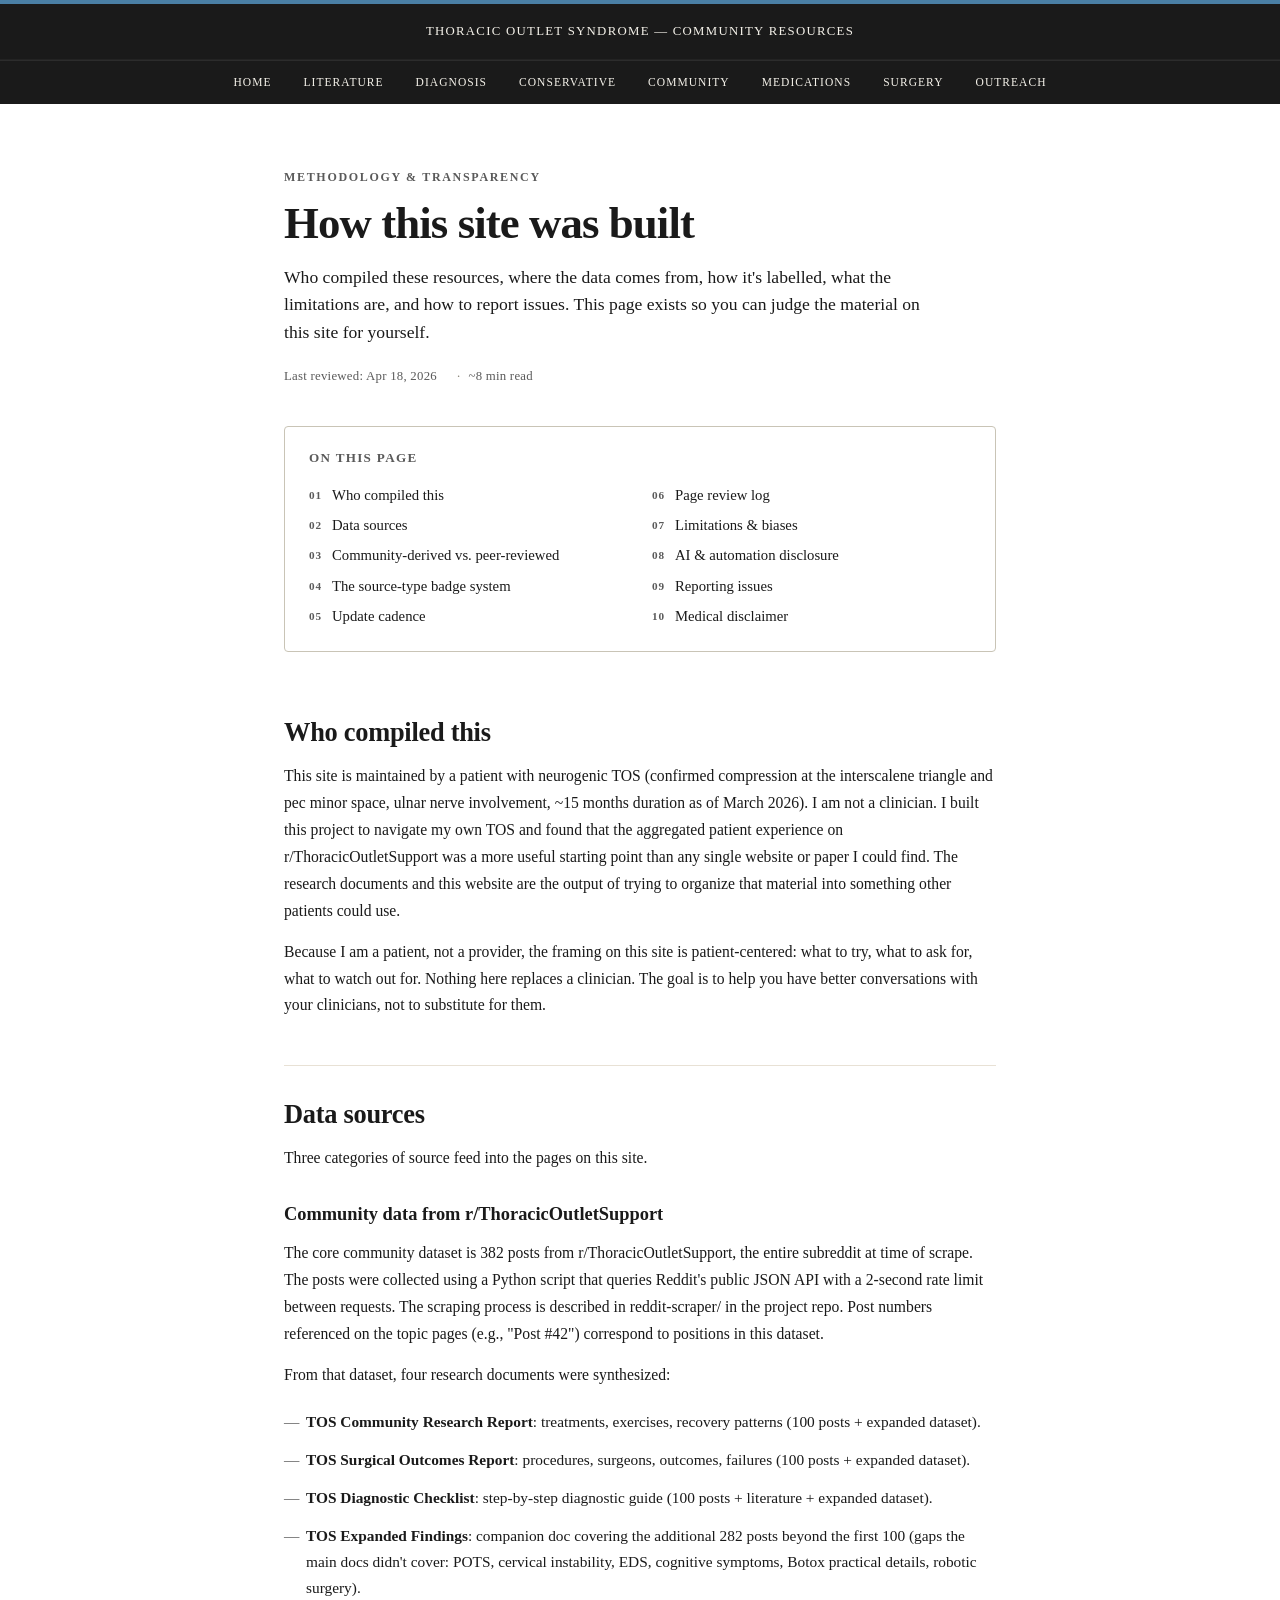
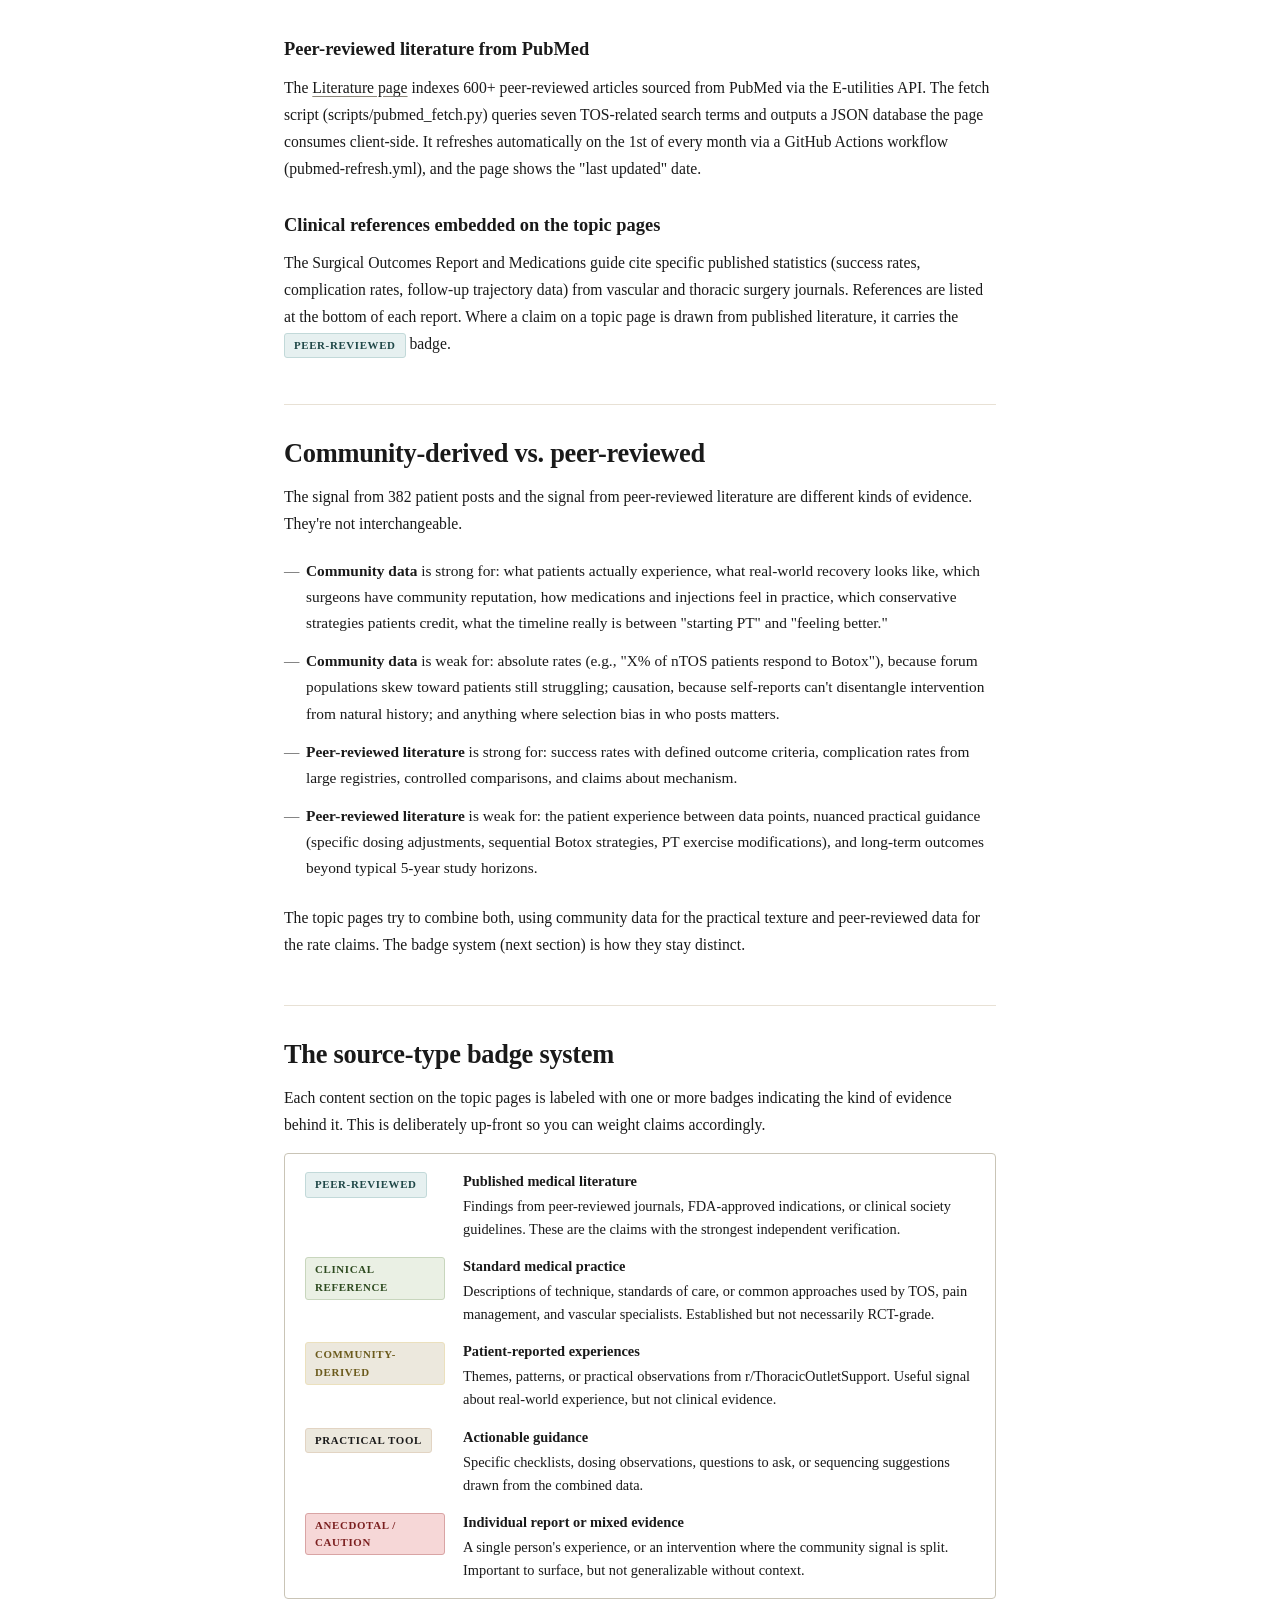
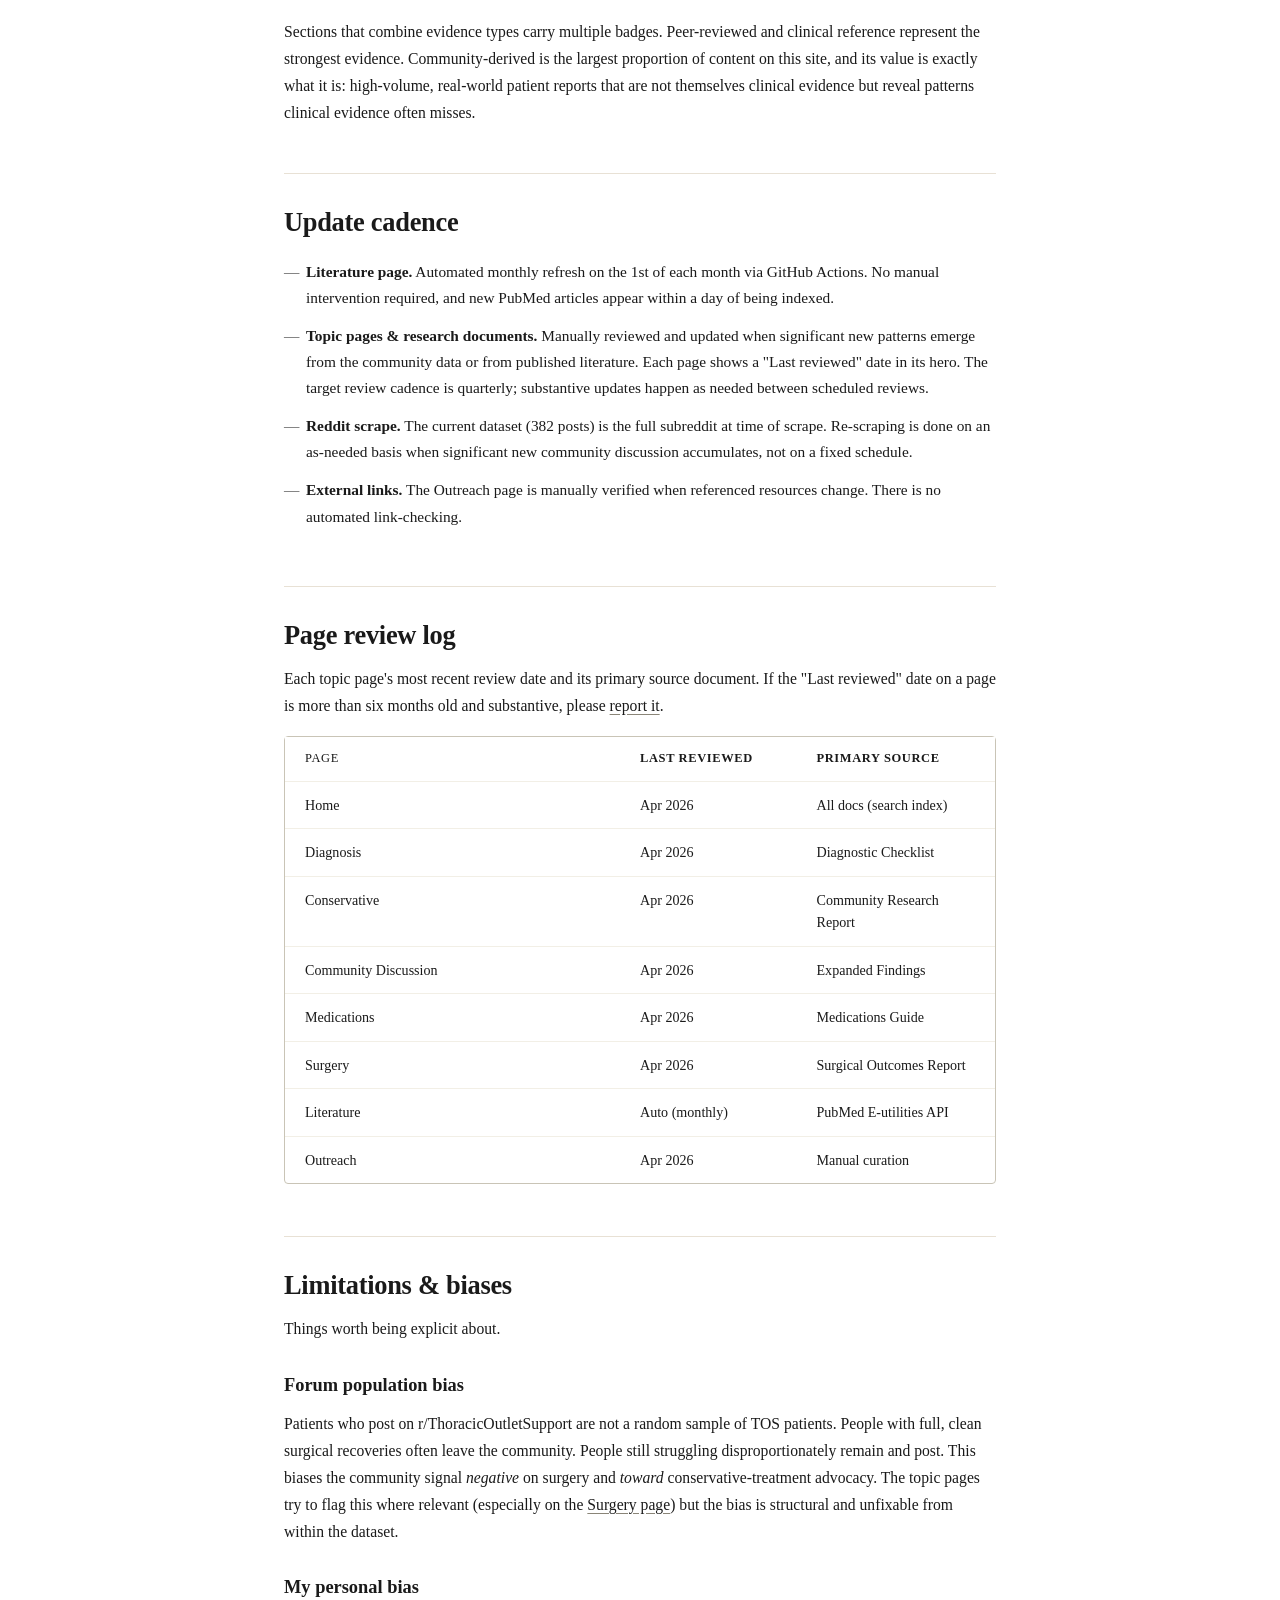
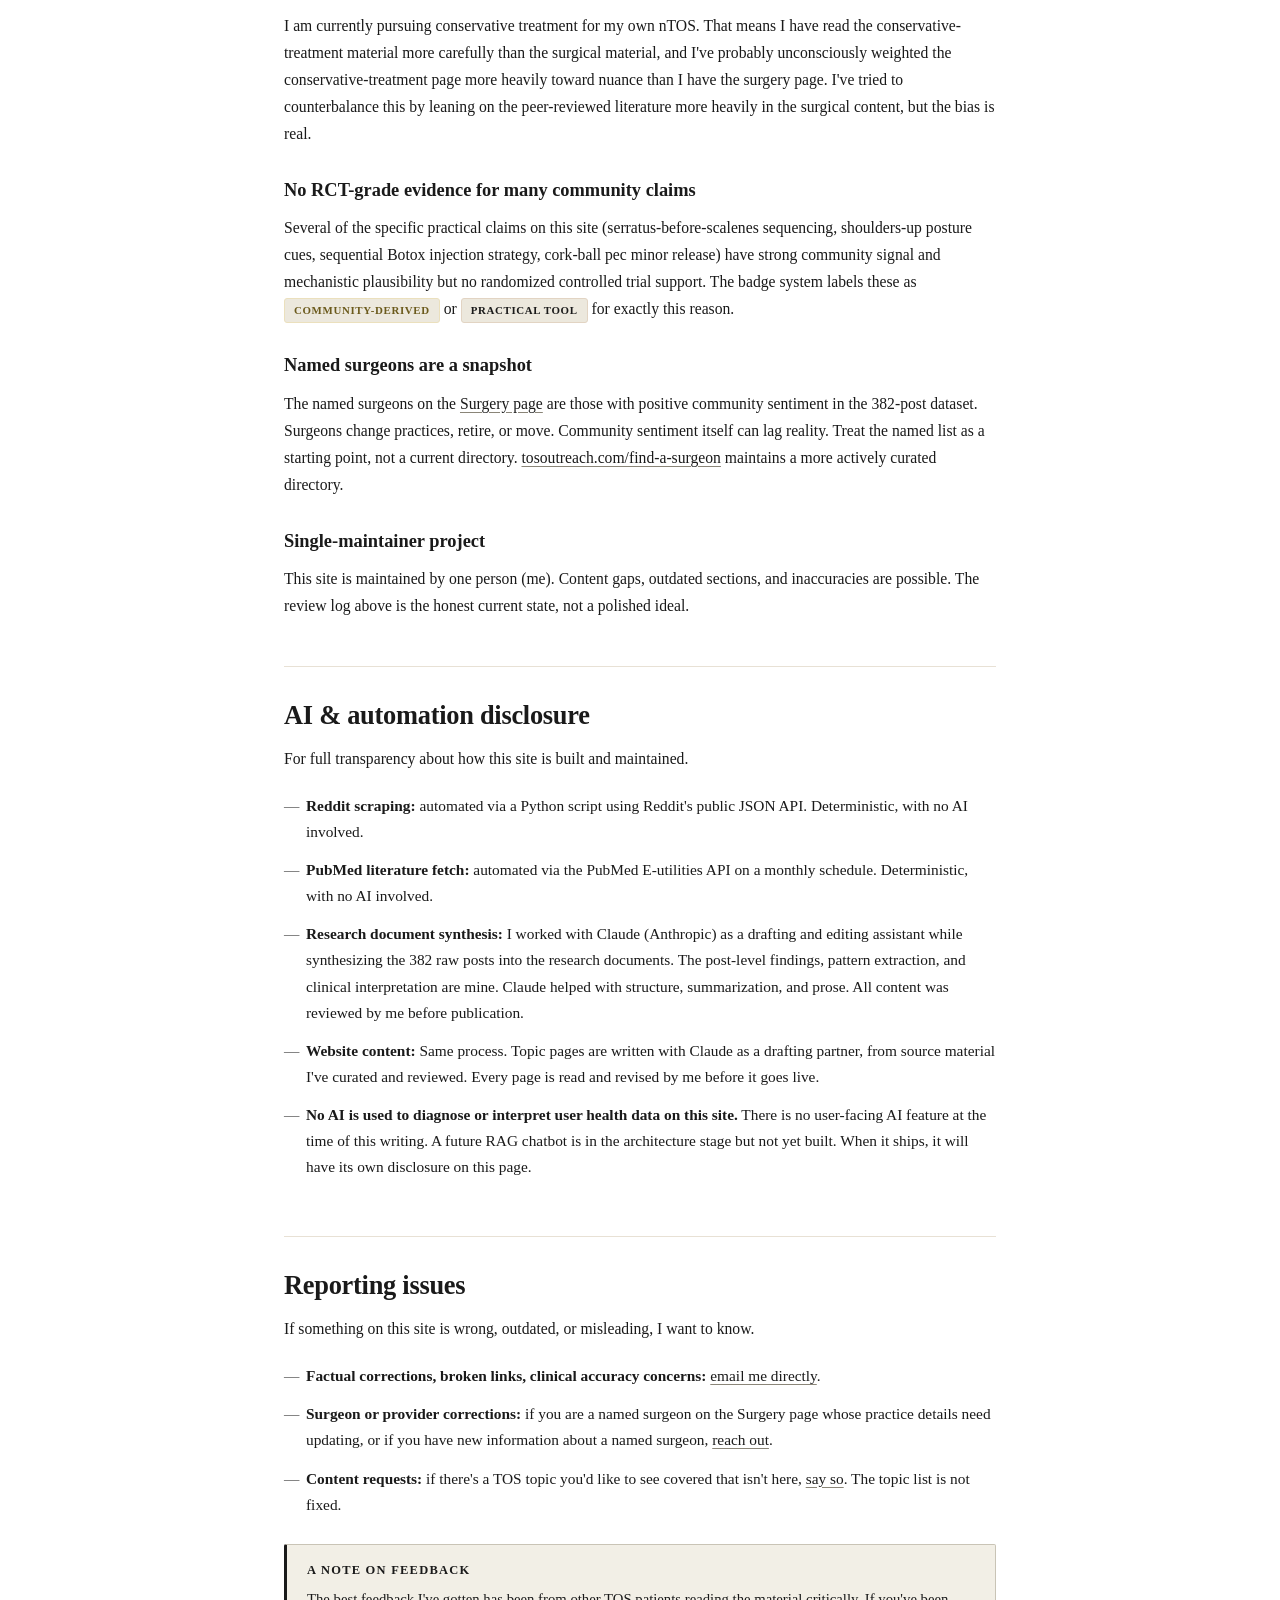
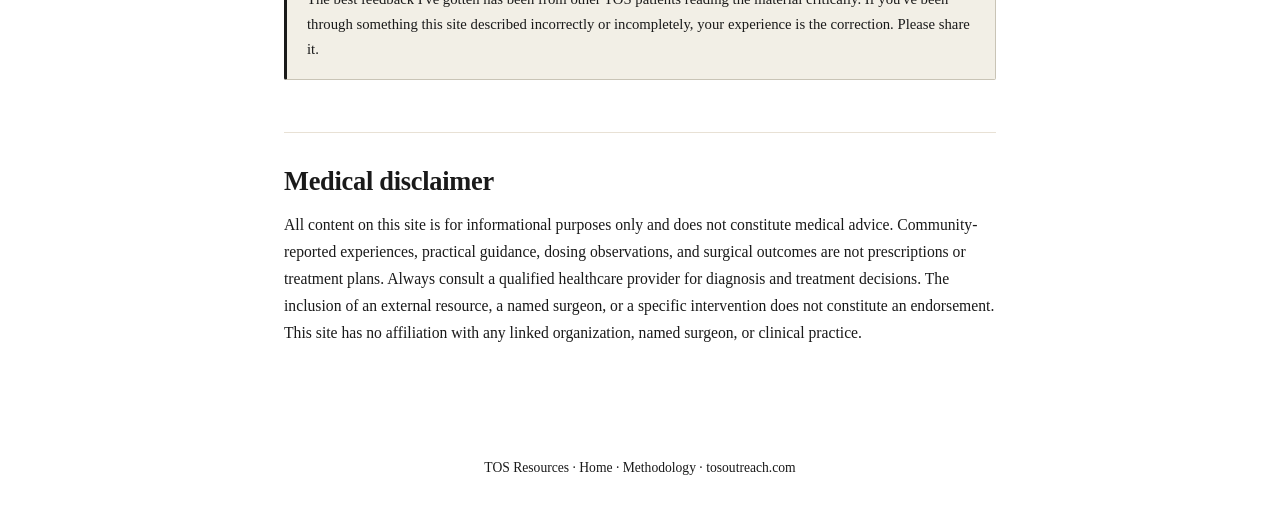
<file: methodology.html>
<!DOCTYPE html>
<html lang="en">
<head>
    <meta charset="UTF-8">
    <meta name="viewport" content="width=device-width, initial-scale=1.0">
    <meta name="theme-color" content="#4A7FA5">
    <title>Methodology — TOS Resources</title>
    <meta name="description" content="How this site was built: who compiled the resources, data sources, update cadence, limitations, and how to report issues.">
    <style>
        * { margin: 0; padding: 0; box-sizing: border-box; }
        html { scroll-behavior: smooth; scroll-padding-top: 72px; }

        .fade-in { opacity: 0; transform: translateY(16px); transition: opacity 0.5s ease, transform 0.5s ease; }
        .fade-in.visible { opacity: 1; transform: translateY(0); }
        @media (prefers-reduced-motion: reduce) {
            .fade-in { opacity: 1; transform: none; transition: none; }
        }

        body {
            font-family: var(--font-sans);
            background: var(--color-bg);
            color: var(--color-text);
            font-size: 17px;
            line-height: 1.7;
            min-height: 100vh;
            display: flex;
            flex-direction: column;
            align-items: center;
        }

        h1, h2, h3, h4 { font-family: var(--font-serif); }

        .header-bar {
            width: 100%;
            background: #1c1c1c;
            padding: 16px 24px;
            text-align: center;
        }

        .header-bar span {
            font-size: 0.8rem;
            font-weight: 500;
            color: var(--color-bg);
            letter-spacing: 0.08em;
            text-transform: uppercase;
        }

        .page-nav {
            position: sticky;
            top: 0;
            z-index: 100;
            width: 100%;
            background: #1c1c1c;
            border-top: 1px solid rgba(255,255,255,0.06);
            display: flex;
            justify-content: center;
            gap: 0;
        }

        .page-nav a {
            display: block;
            padding: 12px 16px;
            color: var(--color-bg);
            text-decoration: none;
            font-size: 0.72rem;
            font-weight: 500;
            letter-spacing: 0.1em;
            text-transform: uppercase;
            transition: background 0.15s, color 0.15s;
        }

        .page-nav a:hover { background: rgba(255, 255, 255, 0.08); color: #fff; }
        .page-nav a.active { color: #fff; background: rgba(255, 255, 255, 0.05); }

        .topic-hero {
            width: 100%;
            max-width: 760px;
            padding: 64px 24px 24px;
            text-align: left;
        }

        .topic-eyebrow {
            font-size: 0.75rem;
            font-weight: 600;
            color: var(--color-text-subtle);
            letter-spacing: 0.14em;
            text-transform: uppercase;
            margin-bottom: 12px;
        }

        .topic-hero h1 {
            font-size: 2.8rem;
            font-weight: 700;
            color: var(--color-text);
            line-height: 1.1;
            letter-spacing: -0.02em;
            margin-bottom: 16px;
        }

        .topic-lede {
            font-size: 1.1rem;
            color: var(--color-text-muted);
            line-height: 1.55;
            max-width: 640px;
            margin-bottom: 20px;
        }

        .topic-meta {
            display: flex;
            gap: 20px;
            flex-wrap: wrap;
            font-size: 0.8rem;
            color: var(--color-text-subtle);
            letter-spacing: 0.02em;
        }

        .topic-meta .meta-item::before {
            content: "·";
            margin-right: 8px;
            color: var(--color-border-strong);
        }

        .topic-meta .meta-item:first-child::before { content: none; }

        .topic-toc {
            width: 100%;
            max-width: 760px;
            padding: 16px 24px 24px;
        }

        .topic-toc-inner {
            background: #ffffff;
            border: 1px solid var(--color-border);
            border-left: 1px solid var(--color-border);
            border-radius: 4px;
            padding: 20px 24px;
        }

        .topic-toc h2 {
            font-size: 0.82rem;
            font-weight: 700;
            color: var(--color-text-subtle);
            text-transform: uppercase;
            letter-spacing: 0.1em;
            margin-bottom: 12px;
            font-family: var(--font-sans);
        }

        .topic-toc ol {
            list-style: none;
            counter-reset: toc;
            padding: 0;
            columns: 2;
            column-gap: 24px;
        }

        .topic-toc li {
            counter-increment: toc;
            padding: 4px 0;
            break-inside: avoid;
        }

        .topic-toc a {
            color: var(--color-text);
            text-decoration: none;
            font-size: 0.92rem;
            line-height: 1.5;
            display: flex;
            gap: 10px;
        }

        .topic-toc a::before {
            content: counter(toc, decimal-leading-zero);
            font-size: 0.7rem;
            color: var(--color-text-subtle);
            letter-spacing: 0.08em;
            font-weight: 600;
            font-family: var(--font-sans);
            padding-top: 3px;
        }

        .topic-toc a:hover { color: var(--color-accent); }

        .topic-content {
            width: 100%;
            max-width: 760px;
            padding: 24px;
        }

        .topic-content section {
            padding: 32px 0;
            border-top: 1px solid #e8e1d5;
        }

        .topic-content section:first-child { border-top: none; padding-top: 16px; }

        .topic-content h2 {
            font-size: 1.65rem;
            font-weight: 700;
            color: var(--color-text);
            line-height: 1.25;
            margin-bottom: 14px;
            letter-spacing: -0.01em;
        }

        .topic-content h3 {
            font-size: 1.15rem;
            font-weight: 700;
            color: var(--color-text);
            margin: 28px 0 10px;
        }

        .topic-content p {
            font-size: 0.98rem;
            color: var(--color-text);
            line-height: 1.72;
            margin-bottom: 14px;
        }

        .topic-content ul, .topic-content ol {
            padding-left: 0;
            list-style: none;
            margin-bottom: 18px;
        }

        .topic-content ul li, .topic-content ol li {
            font-size: 0.96rem;
            color: var(--color-text);
            line-height: 1.7;
            padding: 6px 0 6px 22px;
            position: relative;
        }

        .topic-content ul li::before {
            content: "—";
            position: absolute;
            left: 0;
            color: var(--color-text-subtle);
        }

        .topic-content ol { counter-reset: topiclist; }
        .topic-content ol li { counter-increment: topiclist; }
        .topic-content ol li::before {
            content: counter(topiclist) ".";
            position: absolute;
            left: 0;
            color: var(--color-accent);
            font-weight: 600;
        }

        .topic-content li strong { color: var(--color-text); }

        .topic-content a {
            color: var(--color-accent);
            text-decoration: underline;
            text-decoration-color: var(--color-border-strong);
            text-underline-offset: 3px;
        }
        .topic-content a:hover { text-decoration-color: var(--color-accent); }

        .callout {
            background: #ffffff;
            border: 1px solid var(--color-border);
            border-left: 1px solid var(--color-border);
            border-radius: 4px;
            padding: 16px 20px;
            margin: 20px 0;
        }

        .callout h4 {
            margin: 0 0 6px;
            font-size: 0.78rem;
            letter-spacing: 0.1em;
            color: var(--color-accent);
            text-transform: uppercase;
            font-family: var(--font-sans);
        }

        .callout p { font-size: 0.92rem; margin-bottom: 0; }
        .callout p + p { margin-top: 8px; }

        /* Badge system (for inline reference) */
        .badge {
            display: inline-flex;
            align-items: center;
            gap: 5px;
            padding: 3px 9px;
            border-radius: 3px;
            font-family: var(--font-sans);
            font-size: 0.68rem;
            font-weight: 600;
            text-transform: uppercase;
            letter-spacing: 0.06em;
            vertical-align: middle;
            line-height: 1.6;
        }

        .badge::before { display: none; }

        .badge-community { background: var(--color-accent-tint); color: #6b5a1c; border: 1px solid #ebe0bd; }
        .badge-peer-reviewed { background: #e6f0f0; color: #1f4747; border: 1px solid #c2d9d9; }
        .badge-clinical { background: #eaf0e4; color: #2d4a1f; border: 1px solid #c8d6bd; }
        .badge-practical { background: var(--color-accent-tint); color: var(--color-accent); border: 1px solid #e2d4c3; }
        .badge-anecdotal { background: #f6d7d7; color: #7a1f1f; border: 1px solid #d9a4a4; }

        .badge-explainer {
            display: grid;
            grid-template-columns: 140px 1fr;
            gap: 14px 18px;
            margin: 12px 0 20px;
            padding: 16px 20px;
            background: #ffffff;
            border: 1px solid var(--color-border);
            border-radius: 4px;
            align-items: start;
        }

        .badge-explainer > .badge { margin-top: 2px; justify-self: start; }
        .badge-explainer > div { font-size: 0.9rem; color: var(--color-text-muted); line-height: 1.6; }
        .badge-explainer > div strong { color: var(--color-text); display: block; margin-bottom: 2px; }

        /* Review log */
        .review-log {
            background: #ffffff;
            border: 1px solid var(--color-border);
            border-radius: 4px;
            margin: 16px 0 20px;
        }

        .review-row {
            display: grid;
            grid-template-columns: 2fr 1fr 1fr;
            gap: 18px;
            padding: 12px 20px;
            border-top: 1px solid var(--color-surface-alt);
            font-size: 0.88rem;
        }

        .review-row:first-child { border-top: none; background: var(--color-bg); font-weight: 600; font-size: 0.78rem; color: var(--color-text-subtle); text-transform: uppercase; letter-spacing: 0.05em; }
        .review-row .r-page { color: var(--color-text); font-weight: 500; }
        .review-row .r-reviewed, .review-row .r-source { color: var(--color-text-muted); }

        footer {
            margin-top: auto;
            padding: 40px 24px;
            text-align: center;
            color: var(--color-text-subtle);
            font-size: 0.85rem;
        }

        footer a { color: var(--color-accent); text-decoration: none; }

        .back-to-top {
            position: fixed;
            bottom: 28px;
            right: 28px;
            width: 44px;
            height: 44px;
            border-radius: 50%;
            background: var(--color-accent);
            color: #fff;
            border: none;
            opacity: 0;
            pointer-events: none;
            transition: opacity 0.2s, background 0.2s;
            display: flex;
            align-items: center;
            justify-content: center;
            cursor: pointer;
            z-index: 40;
        }

        .back-to-top.visible { opacity: 1; pointer-events: auto; }
        .back-to-top:hover { background: var(--color-accent-hover); }

        @media (max-width: 640px) {
            .topic-hero { padding: 40px 20px 16px; }
            .topic-hero h1 { font-size: 2rem; }
            .topic-lede { font-size: 1rem; }
            .topic-toc { padding: 12px 20px 20px; }
            .topic-toc ol { columns: 1; }
            .topic-content { padding: 20px; }
            .topic-content h2 { font-size: 1.35rem; }
            .badge-explainer { grid-template-columns: 1fr; gap: 6px; }
            .review-row { grid-template-columns: 1fr; gap: 2px; padding: 10px 16px; }
            .review-row:first-child { display: none; }
            .back-to-top { bottom: 20px; right: 20px; width: 40px; height: 40px; }
        }

        /* Critical fallback — keeps the page rendering if css/site.css
           is blocked or cached as a stale 404. site.css below re-declares
           these tokens and provides the full drawer styling. */
        :root {
            --color-bg: #ffffff;
            --color-text: #1a1a1a;
            --color-text-muted: #1a1a1a;
            --color-text-subtle: #5a5a5a;
            --color-border: #c9c4b6;
            --color-border-strong: #8a8578;
            --color-accent: #1a1a1a;
            --color-accent-hover: #4a4a4a;
            --color-accent-tint: #ece8dd;
            --color-surface-alt: #f2efe6;
            --font-serif: "Times New Roman", Times, Georgia, serif;
            --font-sans: "Times New Roman", Times, Georgia, serif;
        }
        .drawer, .drawer-backdrop { display: none; }
        body.drawer-open .drawer { display: flex; flex-direction: column; }
        body.drawer-open .drawer-backdrop { display: block; }
        .nav-toggle { display: none; }
        @media (max-width: 899px) {
            .nav-toggle { display: inline-flex; }
            .page-nav { display: none; }
        }
    </style>
    <link rel="stylesheet" href="css/site.css?v=20260513">
</head>
<body>
    <button class="back-to-top" id="back-to-top" aria-label="Back to top">
        <svg width="18" height="18" viewBox="0 0 24 24" fill="none" stroke="currentColor" stroke-width="2.5" stroke-linecap="round" stroke-linejoin="round"><polyline points="18 15 12 9 6 15"/></svg>
    </button>

    <div class="header-bar">
        <span>Thoracic Outlet Syndrome — Community Resources</span>
        <button class="nav-toggle" aria-label="Open menu" aria-expanded="false" aria-controls="site-drawer">
            <svg viewBox="0 0 24 24" fill="none" stroke="currentColor" stroke-width="2" stroke-linecap="round" aria-hidden="true"><line x1="3" y1="6" x2="21" y2="6"/><line x1="3" y1="12" x2="21" y2="12"/><line x1="3" y1="18" x2="21" y2="18"/></svg>
        </button>
    </div>

    <nav class="page-nav">
        <a href="index.html">Home</a>
        <a href="literature.html">Literature</a>
        <a href="diagnosis.html">Diagnosis</a>
        <a href="conservative.html">Conservative</a>
        <a href="community-discussion.html">Community</a>
        <a href="medications.html">Medications</a>
        <a href="surgery.html">Surgery</a>
        <a href="outreach.html">Outreach</a>
    </nav>

    <div class="drawer-backdrop" aria-hidden="true"></div>
    <aside class="drawer" id="site-drawer" role="dialog" aria-modal="true" aria-labelledby="drawer-title" aria-hidden="true">
        <div class="drawer-header">
            <span class="drawer-title" id="drawer-title">TOS Resources</span>
            <button class="drawer-close" aria-label="Close menu">
                <svg viewBox="0 0 24 24" fill="none" stroke="currentColor" stroke-width="2" stroke-linecap="round" aria-hidden="true"><line x1="6" y1="6" x2="18" y2="18"/><line x1="18" y1="6" x2="6" y2="18"/></svg>
            </button>
        </div>
        <nav aria-label="Primary">
            <a href="index.html">Home</a>
            <a href="literature.html">Literature</a>
            <a href="diagnosis.html">Diagnosis</a>
            <a href="conservative.html">Conservative</a>
            <a href="community-discussion.html">Community</a>
            <a href="medications.html">Medications</a>
            <a href="surgery.html">Surgery</a>
            <a href="outreach.html">Outreach</a>
        </nav>
        <hr class="drawer-divider">
        <span class="drawer-section-label drawer-onpage-label">On this page</span>
        <nav class="drawer-onpage" aria-label="On this page"></nav>
        <div class="drawer-footer">
            <a href="methodology.html" class="active">Methodology & Transparency →</a>
        </div>
    </aside>

    <header class="topic-hero">
        <p class="topic-eyebrow">Methodology &amp; Transparency</p>
        <h1>How this site was built</h1>
        <p class="topic-lede">Who compiled these resources, where the data comes from, how it's labelled, what the limitations are, and how to report issues. This page exists so you can judge the material on this site for yourself.</p>
        <div class="topic-meta">
            <span class="meta-item">Last reviewed: Apr 18, 2026</span>
            <span class="meta-item">~8 min read</span>
        </div>
    </header>

    <nav class="topic-toc" aria-label="On this page">
        <div class="topic-toc-inner">
            <h2>On this page</h2>
            <ol>
                <li><a href="#who">Who compiled this</a></li>
                <li><a href="#sources">Data sources</a></li>
                <li><a href="#community-vs-literature">Community-derived vs. peer-reviewed</a></li>
                <li><a href="#badges">The source-type badge system</a></li>
                <li><a href="#cadence">Update cadence</a></li>
                <li><a href="#review-log">Page review log</a></li>
                <li><a href="#limitations">Limitations &amp; biases</a></li>
                <li><a href="#ai-disclosure">AI &amp; automation disclosure</a></li>
                <li><a href="#issues">Reporting issues</a></li>
                <li><a href="#disclaimer">Medical disclaimer</a></li>
            </ol>
        </div>
    </nav>

    <article class="topic-content">
        <section id="who">
            <h2>Who compiled this</h2>
            <p>This site is maintained by a patient with neurogenic TOS (confirmed compression at the interscalene triangle and pec minor space, ulnar nerve involvement, ~15 months duration as of March 2026). I am not a clinician. I built this project to navigate my own TOS and found that the aggregated patient experience on r/ThoracicOutletSupport was a more useful starting point than any single website or paper I could find. The research documents and this website are the output of trying to organize that material into something other patients could use.</p>

            <p>Because I am a patient, not a provider, the framing on this site is patient-centered: what to try, what to ask for, what to watch out for. Nothing here replaces a clinician. The goal is to help you have better conversations with your clinicians, not to substitute for them.</p>
        </section>

        <section id="sources">
            <h2>Data sources</h2>
            <p>Three categories of source feed into the pages on this site.</p>

            <h3>Community data from r/ThoracicOutletSupport</h3>
            <p>The core community dataset is 382 posts from r/ThoracicOutletSupport, the entire subreddit at time of scrape. The posts were collected using a Python script that queries Reddit's public JSON API with a 2-second rate limit between requests. The scraping process is described in <code>reddit-scraper/</code> in the project repo. Post numbers referenced on the topic pages (e.g., "Post #42") correspond to positions in this dataset.</p>
            <p>From that dataset, four research documents were synthesized:</p>
            <ul>
                <li><strong>TOS Community Research Report</strong>: treatments, exercises, recovery patterns (100 posts + expanded dataset).</li>
                <li><strong>TOS Surgical Outcomes Report</strong>: procedures, surgeons, outcomes, failures (100 posts + expanded dataset).</li>
                <li><strong>TOS Diagnostic Checklist</strong>: step-by-step diagnostic guide (100 posts + literature + expanded dataset).</li>
                <li><strong>TOS Expanded Findings</strong>: companion doc covering the additional 282 posts beyond the first 100 (gaps the main docs didn't cover: POTS, cervical instability, EDS, cognitive symptoms, Botox practical details, robotic surgery).</li>
            </ul>

            <h3>Peer-reviewed literature from PubMed</h3>
            <p>The <a href="literature.html">Literature page</a> indexes 600+ peer-reviewed articles sourced from PubMed via the E-utilities API. The fetch script (<code>scripts/pubmed_fetch.py</code>) queries seven TOS-related search terms and outputs a JSON database the page consumes client-side. It refreshes automatically on the 1st of every month via a GitHub Actions workflow (<code>pubmed-refresh.yml</code>), and the page shows the "last updated" date.</p>

            <h3>Clinical references embedded on the topic pages</h3>
            <p>The Surgical Outcomes Report and Medications guide cite specific published statistics (success rates, complication rates, follow-up trajectory data) from vascular and thoracic surgery journals. References are listed at the bottom of each report. Where a claim on a topic page is drawn from published literature, it carries the <span class="badge badge-peer-reviewed">Peer-reviewed</span> badge.</p>
        </section>

        <section id="community-vs-literature">
            <h2>Community-derived vs. peer-reviewed</h2>
            <p>The signal from 382 patient posts and the signal from peer-reviewed literature are different kinds of evidence. They're not interchangeable.</p>

            <ul>
                <li><strong>Community data</strong> is strong for: what patients actually experience, what real-world recovery looks like, which surgeons have community reputation, how medications and injections feel in practice, which conservative strategies patients credit, what the timeline really is between "starting PT" and "feeling better."</li>
                <li><strong>Community data</strong> is weak for: absolute rates (e.g., "X% of nTOS patients respond to Botox"), because forum populations skew toward patients still struggling; causation, because self-reports can't disentangle intervention from natural history; and anything where selection bias in who posts matters.</li>
                <li><strong>Peer-reviewed literature</strong> is strong for: success rates with defined outcome criteria, complication rates from large registries, controlled comparisons, and claims about mechanism.</li>
                <li><strong>Peer-reviewed literature</strong> is weak for: the patient experience between data points, nuanced practical guidance (specific dosing adjustments, sequential Botox strategies, PT exercise modifications), and long-term outcomes beyond typical 5-year study horizons.</li>
            </ul>

            <p>The topic pages try to combine both, using community data for the practical texture and peer-reviewed data for the rate claims. The badge system (next section) is how they stay distinct.</p>
        </section>

        <section id="badges">
            <h2>The source-type badge system</h2>
            <p>Each content section on the topic pages is labeled with one or more badges indicating the kind of evidence behind it. This is deliberately up-front so you can weight claims accordingly.</p>

            <div class="badge-explainer">
                <span class="badge badge-peer-reviewed">Peer-reviewed</span>
                <div><strong>Published medical literature</strong>Findings from peer-reviewed journals, FDA-approved indications, or clinical society guidelines. These are the claims with the strongest independent verification.</div>

                <span class="badge badge-clinical">Clinical reference</span>
                <div><strong>Standard medical practice</strong>Descriptions of technique, standards of care, or common approaches used by TOS, pain management, and vascular specialists. Established but not necessarily RCT-grade.</div>

                <span class="badge badge-community">Community-derived</span>
                <div><strong>Patient-reported experiences</strong>Themes, patterns, or practical observations from r/ThoracicOutletSupport. Useful signal about real-world experience, but not clinical evidence.</div>

                <span class="badge badge-practical">Practical tool</span>
                <div><strong>Actionable guidance</strong>Specific checklists, dosing observations, questions to ask, or sequencing suggestions drawn from the combined data.</div>

                <span class="badge badge-anecdotal">Anecdotal / caution</span>
                <div><strong>Individual report or mixed evidence</strong>A single person's experience, or an intervention where the community signal is split. Important to surface, but not generalizable without context.</div>
            </div>

            <p>Sections that combine evidence types carry multiple badges. Peer-reviewed and clinical reference represent the strongest evidence. Community-derived is the largest proportion of content on this site, and its value is exactly what it is: high-volume, real-world patient reports that are not themselves clinical evidence but reveal patterns clinical evidence often misses.</p>
        </section>

        <section id="cadence">
            <h2>Update cadence</h2>
            <ul>
                <li><strong>Literature page.</strong> Automated monthly refresh on the 1st of each month via GitHub Actions. No manual intervention required, and new PubMed articles appear within a day of being indexed.</li>
                <li><strong>Topic pages &amp; research documents.</strong> Manually reviewed and updated when significant new patterns emerge from the community data or from published literature. Each page shows a "Last reviewed" date in its hero. The target review cadence is quarterly; substantive updates happen as needed between scheduled reviews.</li>
                <li><strong>Reddit scrape.</strong> The current dataset (382 posts) is the full subreddit at time of scrape. Re-scraping is done on an as-needed basis when significant new community discussion accumulates, not on a fixed schedule.</li>
                <li><strong>External links.</strong> The Outreach page is manually verified when referenced resources change. There is no automated link-checking.</li>
            </ul>
        </section>

        <section id="review-log">
            <h2>Page review log</h2>
            <p>Each topic page's most recent review date and its primary source document. If the "Last reviewed" date on a page is more than six months old and substantive, please <a href="#issues">report it</a>.</p>
            <div class="review-log">
                <div class="review-row"><div class="r-page">Page</div><div class="r-reviewed">Last reviewed</div><div class="r-source">Primary source</div></div>
                <div class="review-row"><div class="r-page">Home</div><div class="r-reviewed">Apr 2026</div><div class="r-source">All docs (search index)</div></div>
                <div class="review-row"><div class="r-page">Diagnosis</div><div class="r-reviewed">Apr 2026</div><div class="r-source">Diagnostic Checklist</div></div>
                <div class="review-row"><div class="r-page">Conservative</div><div class="r-reviewed">Apr 2026</div><div class="r-source">Community Research Report</div></div>
                <div class="review-row"><div class="r-page">Community Discussion</div><div class="r-reviewed">Apr 2026</div><div class="r-source">Expanded Findings</div></div>
                <div class="review-row"><div class="r-page">Medications</div><div class="r-reviewed">Apr 2026</div><div class="r-source">Medications Guide</div></div>
                <div class="review-row"><div class="r-page">Surgery</div><div class="r-reviewed">Apr 2026</div><div class="r-source">Surgical Outcomes Report</div></div>
                <div class="review-row"><div class="r-page">Literature</div><div class="r-reviewed">Auto (monthly)</div><div class="r-source">PubMed E-utilities API</div></div>
                <div class="review-row"><div class="r-page">Outreach</div><div class="r-reviewed">Apr 2026</div><div class="r-source">Manual curation</div></div>
            </div>
        </section>

        <section id="limitations">
            <h2>Limitations &amp; biases</h2>
            <p>Things worth being explicit about.</p>

            <h3>Forum population bias</h3>
            <p>Patients who post on r/ThoracicOutletSupport are not a random sample of TOS patients. People with full, clean surgical recoveries often leave the community. People still struggling disproportionately remain and post. This biases the community signal <em>negative</em> on surgery and <em>toward</em> conservative-treatment advocacy. The topic pages try to flag this where relevant (especially on the <a href="surgery.html#surgeons">Surgery page</a>) but the bias is structural and unfixable from within the dataset.</p>

            <h3>My personal bias</h3>
            <p>I am currently pursuing conservative treatment for my own nTOS. That means I have read the conservative-treatment material more carefully than the surgical material, and I've probably unconsciously weighted the conservative-treatment page more heavily toward nuance than I have the surgery page. I've tried to counterbalance this by leaning on the peer-reviewed literature more heavily in the surgical content, but the bias is real.</p>

            <h3>No RCT-grade evidence for many community claims</h3>
            <p>Several of the specific practical claims on this site (serratus-before-scalenes sequencing, shoulders-up posture cues, sequential Botox injection strategy, cork-ball pec minor release) have strong community signal and mechanistic plausibility but no randomized controlled trial support. The badge system labels these as <span class="badge badge-community">Community-derived</span> or <span class="badge badge-practical">Practical tool</span> for exactly this reason.</p>

            <h3>Named surgeons are a snapshot</h3>
            <p>The named surgeons on the <a href="surgery.html#surgeons">Surgery page</a> are those with positive community sentiment in the 382-post dataset. Surgeons change practices, retire, or move. Community sentiment itself can lag reality. Treat the named list as a starting point, not a current directory. <a href="https://www.tosoutreach.com/find-a-surgeon" target="_blank" rel="noopener">tosoutreach.com/find-a-surgeon</a> maintains a more actively curated directory.</p>

            <h3>Single-maintainer project</h3>
            <p>This site is maintained by one person (me). Content gaps, outdated sections, and inaccuracies are possible. The review log above is the honest current state, not a polished ideal.</p>
        </section>

        <section id="ai-disclosure">
            <h2>AI &amp; automation disclosure</h2>
            <p>For full transparency about how this site is built and maintained.</p>
            <ul>
                <li><strong>Reddit scraping:</strong> automated via a Python script using Reddit's public JSON API. Deterministic, with no AI involved.</li>
                <li><strong>PubMed literature fetch:</strong> automated via the PubMed E-utilities API on a monthly schedule. Deterministic, with no AI involved.</li>
                <li><strong>Research document synthesis:</strong> I worked with Claude (Anthropic) as a drafting and editing assistant while synthesizing the 382 raw posts into the research documents. The post-level findings, pattern extraction, and clinical interpretation are mine. Claude helped with structure, summarization, and prose. All content was reviewed by me before publication.</li>
                <li><strong>Website content:</strong> Same process. Topic pages are written with Claude as a drafting partner, from source material I've curated and reviewed. Every page is read and revised by me before it goes live.</li>
                <li><strong>No AI is used to diagnose or interpret user health data on this site.</strong> There is no user-facing AI feature at the time of this writing. A future RAG chatbot is in the architecture stage but not yet built. When it ships, it will have its own disclosure on this page.</li>
            </ul>
        </section>

        <section id="issues">
            <h2>Reporting issues</h2>
            <p>If something on this site is wrong, outdated, or misleading, I want to know.</p>
            <ul>
                <li><strong>Factual corrections, broken links, clinical accuracy concerns:</strong> <a href="mailto:contact.tosresources@gmail.com">email me directly</a>.</li>
                <li><strong>Surgeon or provider corrections:</strong> if you are a named surgeon on the Surgery page whose practice details need updating, or if you have new information about a named surgeon, <a href="mailto:contact.tosresources@gmail.com">reach out</a>.</li>
                <li><strong>Content requests:</strong> if there's a TOS topic you'd like to see covered that isn't here, <a href="mailto:contact.tosresources@gmail.com">say so</a>. The topic list is not fixed.</li>
            </ul>
            <div class="callout">
                <h4>A note on feedback</h4>
                <p>The best feedback I've gotten has been from other TOS patients reading the material critically. If you've been through something this site described incorrectly or incompletely, your experience is the correction. Please share it.</p>
            </div>
        </section>

        <section id="disclaimer">
            <h2>Medical disclaimer</h2>
            <p>All content on this site is for informational purposes only and does not constitute medical advice. Community-reported experiences, practical guidance, dosing observations, and surgical outcomes are not prescriptions or treatment plans. Always consult a qualified healthcare provider for diagnosis and treatment decisions. The inclusion of an external resource, a named surgeon, or a specific intervention does not constitute an endorsement. This site has no affiliation with any linked organization, named surgeon, or clinical practice.</p>
        </section>
    </article>

    <footer>
        <p>TOS Resources &middot; <a href="index.html">Home</a> &middot; <a href="methodology.html">Methodology</a> &middot; <a href="https://www.tosoutreach.com" target="_blank" rel="noopener">tosoutreach.com</a></p>
    </footer>

    <script>
        var btt = document.getElementById('back-to-top');
        window.addEventListener('scroll', function() {
            if (window.scrollY > 400) { btt.classList.add('visible'); }
            else { btt.classList.remove('visible'); }
        });
        btt.addEventListener('click', function() {
            window.scrollTo({ top: 0, behavior: 'smooth' });
        });

        var fadeEls = document.querySelectorAll('.topic-hero, .topic-toc, .topic-content section');
        fadeEls.forEach(function(el) { el.classList.add('fade-in'); });
        if ('IntersectionObserver' in window) {
            var fadeObserver = new IntersectionObserver(function(entries) {
                entries.forEach(function(entry) {
                    if (entry.isIntersecting) {
                        entry.target.classList.add('visible');
                        fadeObserver.unobserve(entry.target);
                    }
                });
            }, { threshold: 0.08 });
            fadeEls.forEach(function(el) { fadeObserver.observe(el); });
        } else {
            fadeEls.forEach(function(el) { el.classList.add('visible'); });
        }
    </script>

    <script data-goatcounter="https://tos-resources.goatcounter.com/count" async src="//gc.zgo.at/count.js"></script>
    <script src="js/site.js" defer></script>
<!-- Cloudflare Web Analytics --><script defer src="https://static.cloudflareinsights.com/beacon.min.js" data-cf-beacon='{"token": "c38b58ea1a3843f4b770e29fbf2dd369"}'></script><!-- End Cloudflare Web Analytics -->
</body>
</html>
</file>
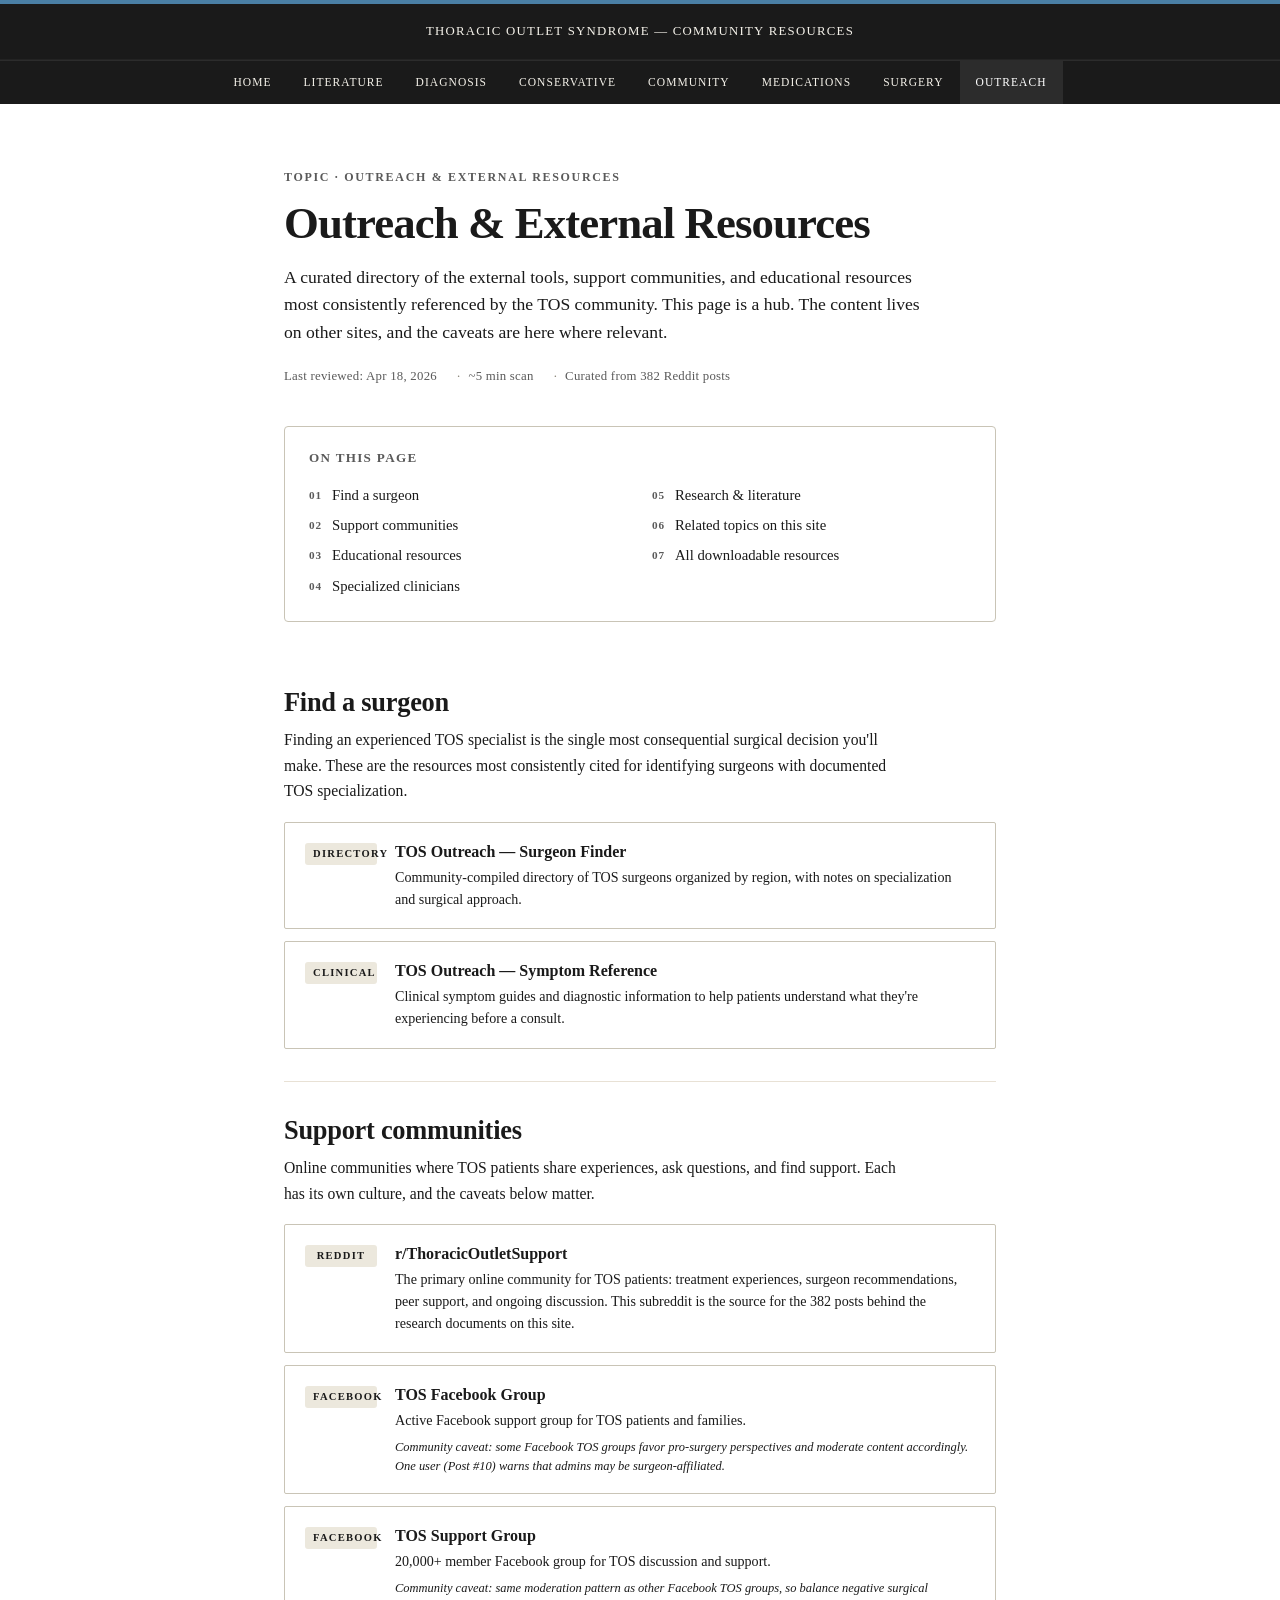
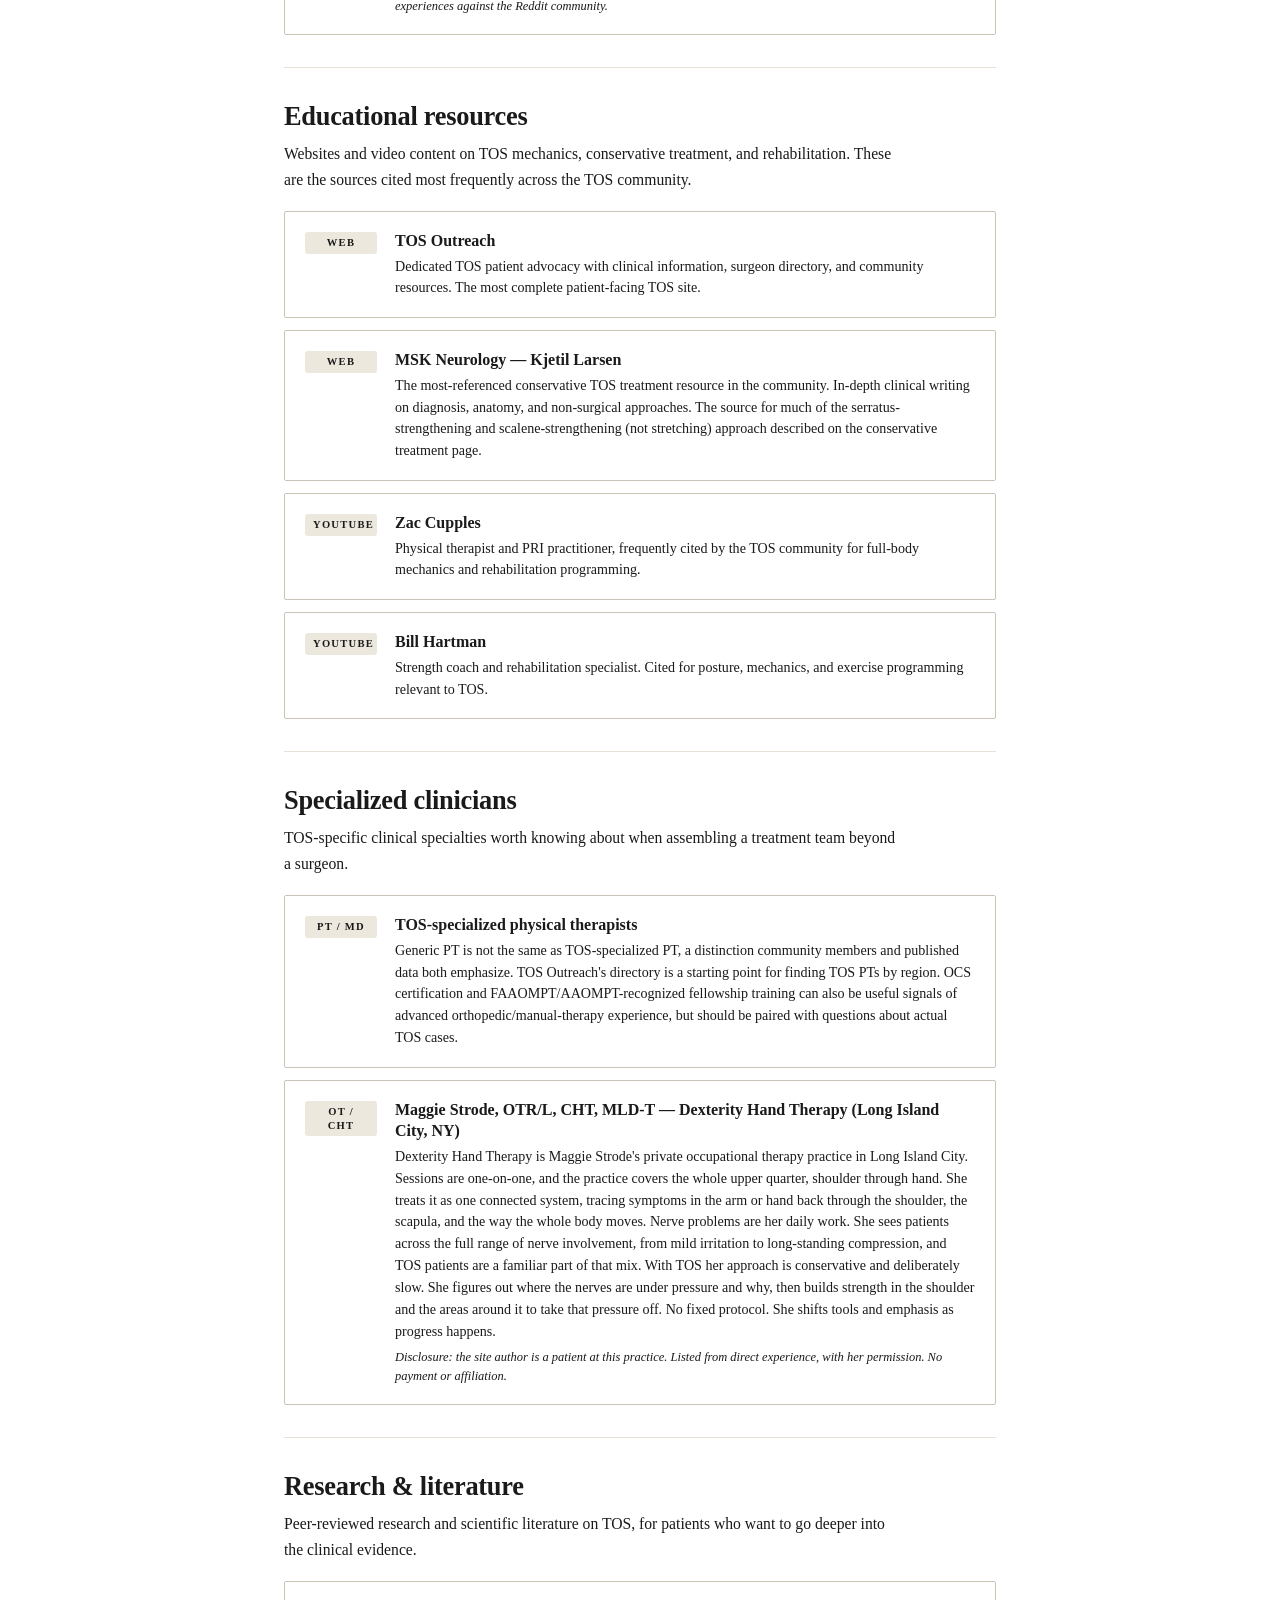
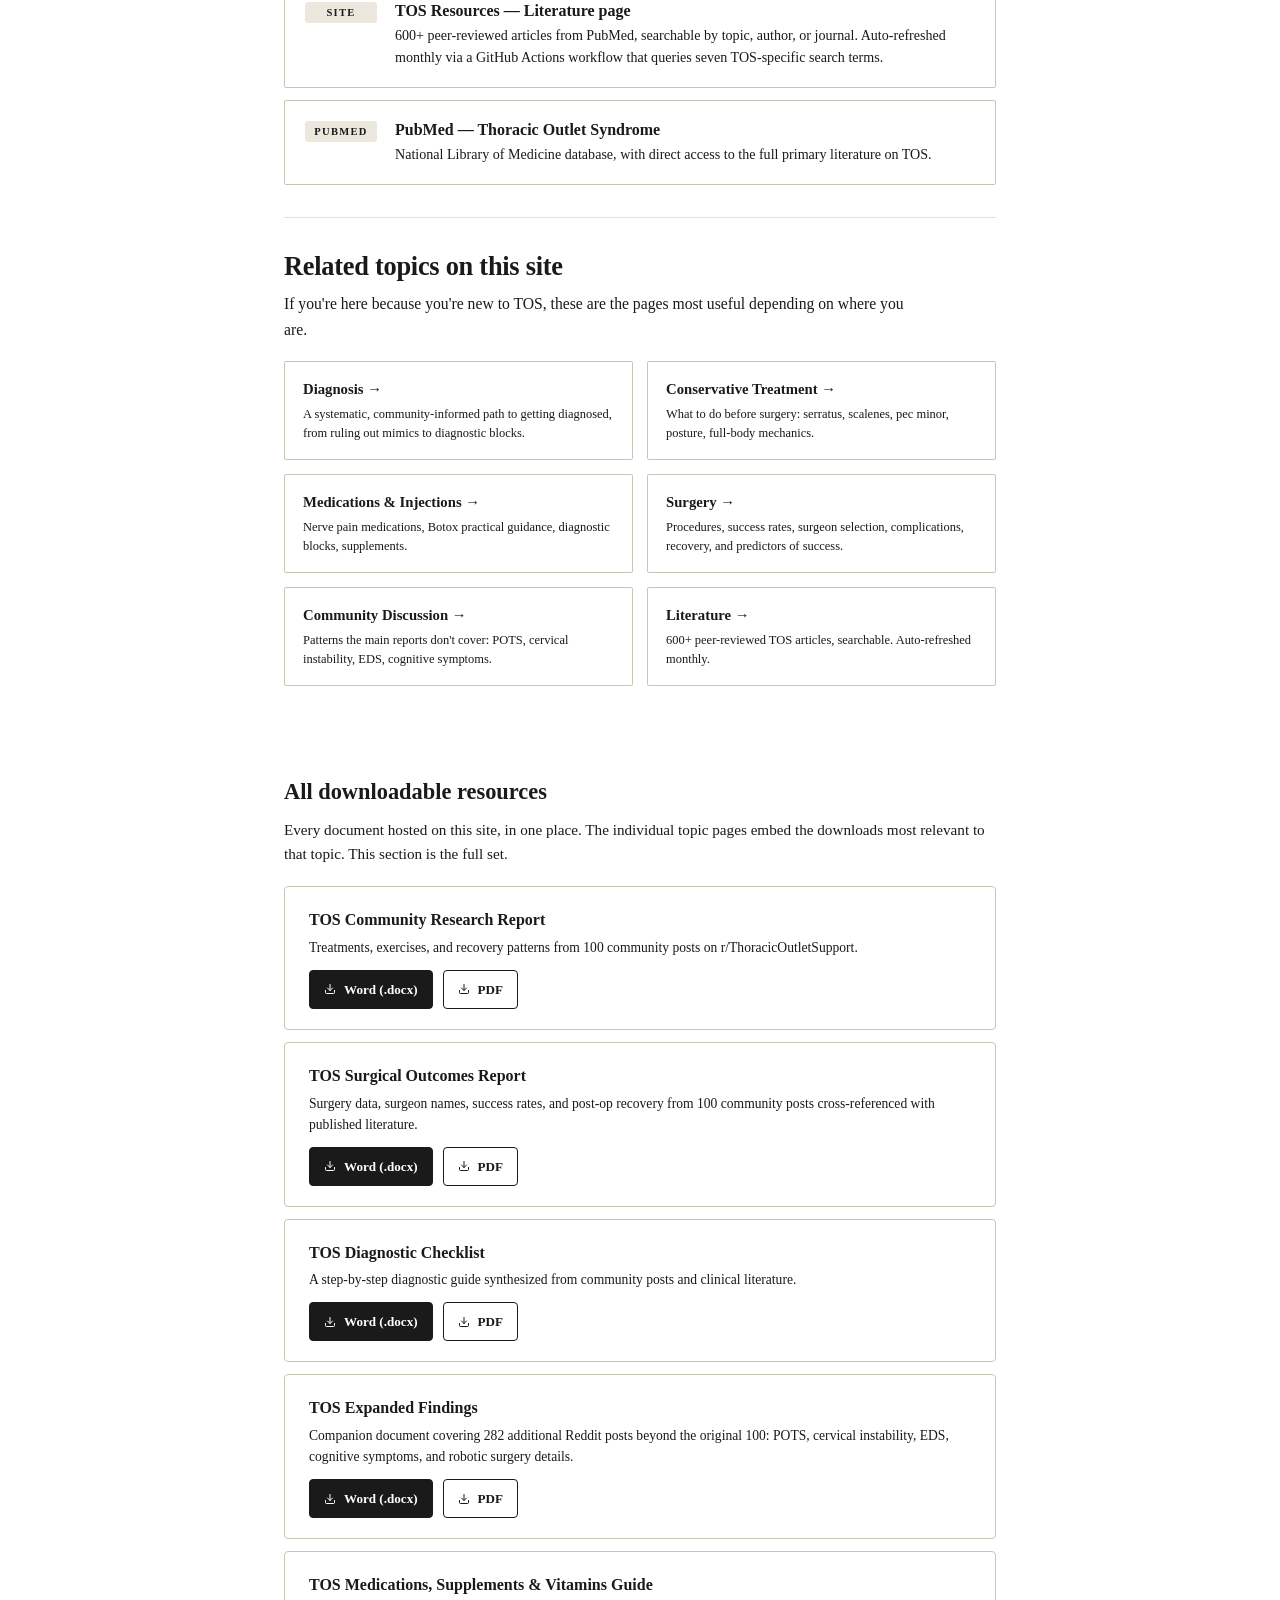
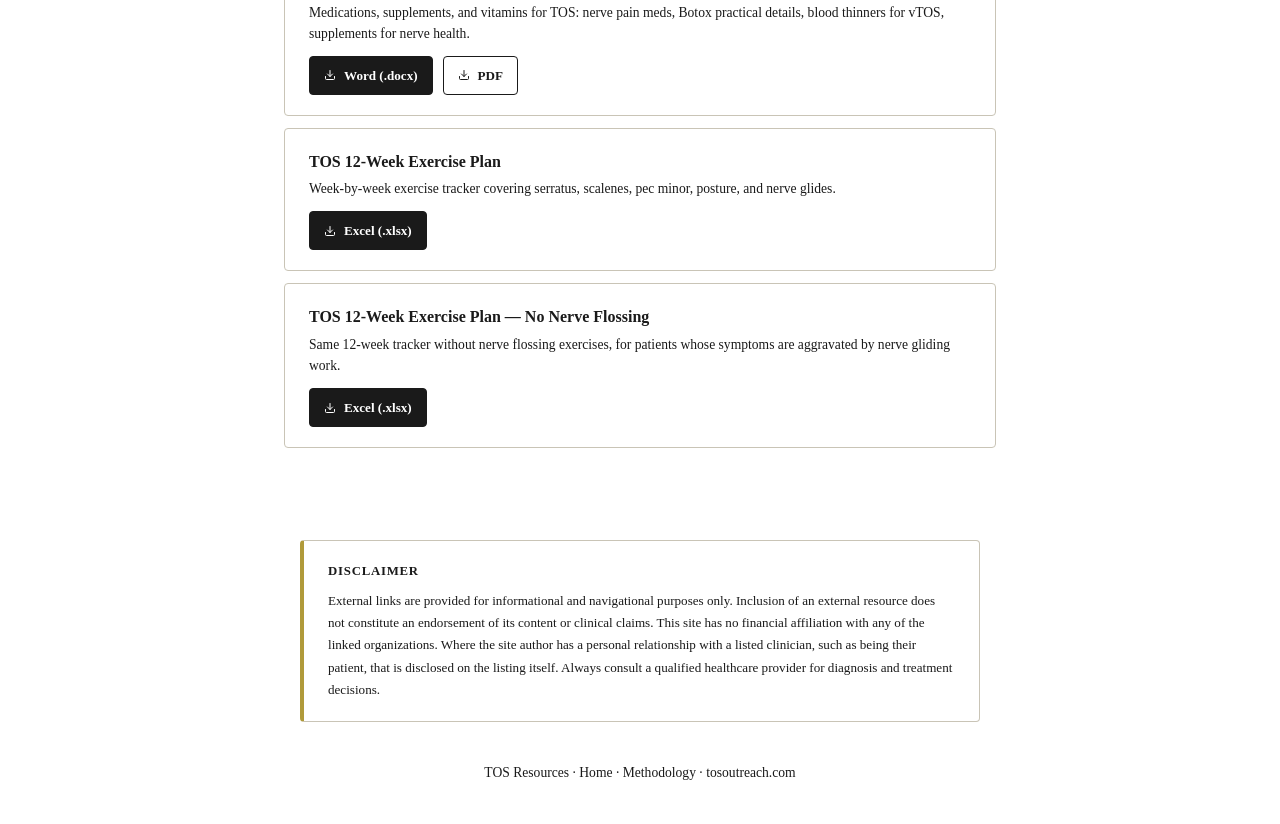
<file: outreach.html>
<!DOCTYPE html>
<html lang="en">
<head>
    <meta charset="UTF-8">
    <meta name="viewport" content="width=device-width, initial-scale=1.0">
    <meta name="theme-color" content="#4A7FA5">
    <title>Outreach &amp; External Resources — TOS Resources</title>
    <meta name="description" content="A curated hub of external TOS resources: surgeon finders, support communities, educational sites, and peer-reviewed literature.">
    <style>
        * { margin: 0; padding: 0; box-sizing: border-box; }
        html { scroll-behavior: smooth; scroll-padding-top: 72px; }

        .fade-in { opacity: 0; transform: translateY(16px); transition: opacity 0.5s ease, transform 0.5s ease; }
        .fade-in.visible { opacity: 1; transform: translateY(0); }
        @media (prefers-reduced-motion: reduce) {
            .fade-in { opacity: 1; transform: none; transition: none; }
        }

        body {
            font-family: var(--font-sans);
            background: var(--color-bg);
            color: var(--color-text);
            font-size: 17px;
            line-height: 1.7;
            min-height: 100vh;
            display: flex;
            flex-direction: column;
            align-items: center;
        }

        h1, h2, h3, h4 { font-family: var(--font-serif); }

        .header-bar {
            width: 100%;
            background: #1c1c1c;
            padding: 16px 24px;
            text-align: center;
        }

        .header-bar span {
            font-size: 0.8rem;
            font-weight: 500;
            color: var(--color-bg);
            letter-spacing: 0.08em;
            text-transform: uppercase;
        }

        .page-nav {
            position: sticky;
            top: 0;
            z-index: 100;
            width: 100%;
            background: #1c1c1c;
            border-top: 1px solid rgba(255,255,255,0.06);
            display: flex;
            justify-content: center;
            gap: 0;
        }

        .page-nav a {
            display: block;
            padding: 12px 16px;
            color: var(--color-bg);
            text-decoration: none;
            font-size: 0.72rem;
            font-weight: 500;
            letter-spacing: 0.1em;
            text-transform: uppercase;
            transition: background 0.15s, color 0.15s;
        }

        .page-nav a:hover { background: rgba(255, 255, 255, 0.08); color: #fff; }
        .page-nav a.active { color: #fff; background: rgba(255, 255, 255, 0.05); }

        .topic-hero {
            width: 100%;
            max-width: 760px;
            padding: 64px 24px 24px;
            text-align: left;
        }

        .topic-eyebrow {
            font-size: 0.75rem;
            font-weight: 600;
            color: var(--color-text-subtle);
            letter-spacing: 0.14em;
            text-transform: uppercase;
            margin-bottom: 12px;
        }

        .topic-hero h1 {
            font-size: 2.8rem;
            font-weight: 700;
            color: var(--color-text);
            line-height: 1.1;
            letter-spacing: -0.02em;
            margin-bottom: 16px;
        }

        .topic-lede {
            font-size: 1.1rem;
            color: var(--color-text-muted);
            line-height: 1.55;
            max-width: 640px;
            margin-bottom: 20px;
        }

        .topic-meta {
            display: flex;
            gap: 20px;
            flex-wrap: wrap;
            font-size: 0.8rem;
            color: var(--color-text-subtle);
            letter-spacing: 0.02em;
        }

        .topic-meta .meta-item::before {
            content: "·";
            margin-right: 8px;
            color: var(--color-border-strong);
        }

        .topic-meta .meta-item:first-child::before { content: none; }

        .topic-toc {
            width: 100%;
            max-width: 760px;
            padding: 16px 24px 24px;
        }

        .topic-toc-inner {
            background: #ffffff;
            border: 1px solid var(--color-border);
            border-left: 1px solid var(--color-border);
            border-radius: 4px;
            padding: 20px 24px;
        }

        .topic-toc h2 {
            font-size: 0.82rem;
            font-weight: 700;
            color: var(--color-text-subtle);
            text-transform: uppercase;
            letter-spacing: 0.1em;
            margin-bottom: 12px;
            font-family: var(--font-sans);
        }

        .topic-toc ol {
            list-style: none;
            counter-reset: toc;
            padding: 0;
            columns: 2;
            column-gap: 24px;
        }

        .topic-toc li {
            counter-increment: toc;
            padding: 4px 0;
            break-inside: avoid;
        }

        .topic-toc a {
            color: var(--color-text);
            text-decoration: none;
            font-size: 0.92rem;
            line-height: 1.5;
            display: flex;
            gap: 10px;
        }

        .topic-toc a::before {
            content: counter(toc, decimal-leading-zero);
            font-size: 0.7rem;
            color: var(--color-text-subtle);
            letter-spacing: 0.08em;
            font-weight: 600;
            font-family: var(--font-sans);
            padding-top: 3px;
        }

        .topic-toc a:hover { color: var(--color-accent); }

        .topic-content {
            width: 100%;
            max-width: 760px;
            padding: 24px;
        }

        .topic-content section {
            padding: 32px 0;
            border-top: 1px solid #e8e1d5;
        }

        .topic-content section:first-child { border-top: none; padding-top: 16px; }

        .topic-content h2 {
            font-size: 1.65rem;
            font-weight: 700;
            color: var(--color-text);
            line-height: 1.25;
            margin-bottom: 8px;
            letter-spacing: -0.01em;
        }

        .topic-content .section-lede {
            font-size: 0.98rem;
            color: var(--color-text-muted);
            line-height: 1.65;
            margin-bottom: 18px;
            max-width: 620px;
        }

        /* External resource cards */
        .resource-grid {
            display: grid;
            grid-template-columns: 1fr;
            gap: 12px;
        }

        .resource-card {
            display: grid;
            grid-template-columns: 72px 1fr;
            gap: 18px;
            align-items: start;
            padding: 18px 20px;
            background: #ffffff;
            border: 1px solid var(--color-border);
            border-left: 1px solid var(--color-border);
            border-radius: 4px;
            text-decoration: none;
            transition: border-color 0.2s, transform 0.15s;
        }

        .resource-card:hover { border-color: var(--color-border-strong); transform: translateY(-1px); }

        .resource-label {
            font-size: 0.66rem;
            font-weight: 700;
            color: var(--color-accent);
            letter-spacing: 0.12em;
            text-transform: uppercase;
            padding: 4px 8px;
            background: var(--color-accent-tint);
            border-radius: 3px;
            text-align: center;
            line-height: 1.3;
            align-self: start;
            margin-top: 2px;
        }

        .resource-body {
            display: flex;
            flex-direction: column;
            gap: 4px;
        }

        .resource-body strong {
            font-size: 1rem;
            color: var(--color-text);
            line-height: 1.35;
        }

        .resource-body .resource-desc {
            font-size: 0.88rem;
            color: var(--color-text-muted);
            line-height: 1.55;
        }

        .resource-body .resource-caveat {
            font-size: 0.78rem;
            color: var(--color-text);
            font-style: italic;
            line-height: 1.5;
            padding-top: 2px;
        }

        .topic-related {
            width: 100%;
            max-width: 760px;
            padding: 32px 24px 8px;
        }

        .topic-related h2 {
            font-size: 1rem;
            font-weight: 700;
            color: var(--color-text-subtle);
            letter-spacing: 0.1em;
            text-transform: uppercase;
            margin-bottom: 14px;
            font-family: var(--font-sans);
        }

        .related-grid {
            display: grid;
            grid-template-columns: repeat(2, 1fr);
            gap: 14px;
        }

        .related-card {
            display: flex;
            flex-direction: column;
            gap: 4px;
            padding: 16px 18px;
            background: #ffffff;
            border: 1px solid var(--color-border);
            border-left: 1px solid var(--color-border);
            border-radius: 4px;
            text-decoration: none;
            transition: border-color 0.2s, transform 0.15s;
        }

        .related-card:hover { border-color: var(--color-border-strong); transform: translateY(-1px); }

        .related-card strong {
            font-size: 0.92rem;
            color: var(--color-text);
            display: block;
        }

        .related-card span {
            font-size: 0.78rem;
            color: var(--color-text-muted);
            line-height: 1.5;
        }

        .topic-downloads {
            width: 100%;
            max-width: 760px;
            padding: 32px 24px;
        }

        .topic-downloads h2 {
            font-size: 1.4rem;
            font-weight: 700;
            color: var(--color-text);
            margin-bottom: 8px;
        }

        .topic-downloads > p {
            font-size: 0.95rem;
            color: var(--color-text-muted);
            margin-bottom: 20px;
            line-height: 1.6;
        }

        .dl-card {
            background: #ffffff;
            border: 1px solid var(--color-border);
            border-left: 1px solid var(--color-border);
            border-radius: 4px;
            padding: 20px 24px;
            margin-bottom: 12px;
        }

        .dl-card h3 {
            font-size: 1rem;
            font-weight: 700;
            color: var(--color-text);
            margin-bottom: 4px;
        }

        .dl-card p {
            font-size: 0.85rem;
            color: var(--color-text-muted);
            margin-bottom: 12px;
            line-height: 1.55;
        }

        .dl-buttons {
            display: flex;
            gap: 10px;
            flex-wrap: wrap;
        }

        .dl-btn {
            display: inline-flex;
            align-items: center;
            gap: 8px;
            padding: 8px 14px;
            font-size: 0.82rem;
            font-weight: 600;
            border-radius: 4px;
            text-decoration: none;
            background: var(--color-accent);
            color: #fff;
            border: 1.5px solid var(--color-accent);
            transition: background 0.15s;
        }

        .dl-btn:hover { background: var(--color-accent-hover); }

        .dl-btn-pdf {
            background: transparent;
            color: var(--color-accent);
        }

        .dl-btn-pdf:hover { background: var(--color-accent); color: #fff; }

        .dl-btn svg { width: 12px; height: 12px; }

        .disclaimer {
            max-width: 680px;
            margin: 48px auto 0;
            padding: 20px 24px;
            background: #ffffff;
            border: 1px solid var(--color-border);
            border-left: 4px solid #b09a3a;
            border-radius: 4px;
        }

        .disclaimer h3 {
            font-size: 0.8rem;
            font-weight: 700;
            color: var(--color-text);
            text-transform: uppercase;
            letter-spacing: 0.06em;
            margin-bottom: 8px;
            font-family: var(--font-sans);
        }

        .disclaimer p { font-size: 0.82rem; color: var(--color-text-muted); line-height: 1.7; }

        footer {
            margin-top: auto;
            padding: 40px 24px;
            text-align: center;
            color: var(--color-text-subtle);
            font-size: 0.85rem;
        }

        footer a { color: var(--color-accent); text-decoration: none; }

        .back-to-top {
            position: fixed;
            bottom: 28px;
            right: 28px;
            width: 44px;
            height: 44px;
            border-radius: 50%;
            background: var(--color-accent);
            color: #fff;
            border: none;
            opacity: 0;
            pointer-events: none;
            transition: opacity 0.2s, background 0.2s;
            display: flex;
            align-items: center;
            justify-content: center;
            cursor: pointer;
            z-index: 40;
        }

        .back-to-top.visible { opacity: 1; pointer-events: auto; }
        .back-to-top:hover { background: var(--color-accent-hover); }

        @media (max-width: 640px) {
            .topic-hero { padding: 40px 20px 16px; }
            .topic-hero h1 { font-size: 2rem; }
            .topic-lede { font-size: 1rem; }
            .topic-toc { padding: 12px 20px 20px; }
            .topic-toc ol { columns: 1; }
            .topic-content { padding: 20px; }
            .topic-content h2 { font-size: 1.35rem; }
            .resource-card { grid-template-columns: 1fr; gap: 8px; padding: 16px 18px; }
            .resource-label { justify-self: start; }
            .related-grid { grid-template-columns: 1fr; }
            .disclaimer { margin-left: 20px; margin-right: 20px; padding: 16px 18px; }
            .back-to-top { bottom: 20px; right: 20px; width: 40px; height: 40px; }
            .topic-downloads { padding: 24px 20px; }
            .dl-card { padding: 16px 18px; }
        }

        /* Critical fallback — keeps the page rendering if css/site.css
           is blocked or cached as a stale 404. site.css below re-declares
           these tokens and provides the full drawer styling. */
        :root {
            --color-bg: #ffffff;
            --color-text: #1a1a1a;
            --color-text-muted: #1a1a1a;
            --color-text-subtle: #5a5a5a;
            --color-border: #c9c4b6;
            --color-border-strong: #8a8578;
            --color-accent: #1a1a1a;
            --color-accent-hover: #4a4a4a;
            --color-accent-tint: #ece8dd;
            --color-surface-alt: #f2efe6;
            --font-serif: "Times New Roman", Times, Georgia, serif;
            --font-sans: "Times New Roman", Times, Georgia, serif;
        }
        .drawer, .drawer-backdrop { display: none; }
        body.drawer-open .drawer { display: flex; flex-direction: column; }
        body.drawer-open .drawer-backdrop { display: block; }
        .nav-toggle { display: none; }
        @media (max-width: 899px) {
            .nav-toggle { display: inline-flex; }
            .page-nav { display: none; }
        }
    </style>
    <link rel="stylesheet" href="css/site.css?v=20260513">
</head>
<body>
    <div class="reading-progress" aria-hidden="true"></div>
    <button class="back-to-top" id="back-to-top" aria-label="Back to top">
        <svg width="18" height="18" viewBox="0 0 24 24" fill="none" stroke="currentColor" stroke-width="2.5" stroke-linecap="round" stroke-linejoin="round"><polyline points="18 15 12 9 6 15"/></svg>
    </button>

    <div class="header-bar">
        <span>Thoracic Outlet Syndrome — Community Resources</span>
        <button class="nav-toggle" aria-label="Open menu" aria-expanded="false" aria-controls="site-drawer">
            <svg viewBox="0 0 24 24" fill="none" stroke="currentColor" stroke-width="2" stroke-linecap="round" aria-hidden="true"><line x1="3" y1="6" x2="21" y2="6"/><line x1="3" y1="12" x2="21" y2="12"/><line x1="3" y1="18" x2="21" y2="18"/></svg>
        </button>
    </div>

    <nav class="page-nav">
        <a href="index.html">Home</a>
        <a href="literature.html">Literature</a>
        <a href="diagnosis.html">Diagnosis</a>
        <a href="conservative.html">Conservative</a>
        <a href="community-discussion.html">Community</a>
        <a href="medications.html">Medications</a>
        <a href="surgery.html">Surgery</a>
        <a href="outreach.html" class="active">Outreach</a>
    </nav>

    <div class="drawer-backdrop" aria-hidden="true"></div>
    <aside class="drawer" id="site-drawer" role="dialog" aria-modal="true" aria-labelledby="drawer-title" aria-hidden="true">
        <div class="drawer-header">
            <span class="drawer-title" id="drawer-title">TOS Resources</span>
            <button class="drawer-close" aria-label="Close menu">
                <svg viewBox="0 0 24 24" fill="none" stroke="currentColor" stroke-width="2" stroke-linecap="round" aria-hidden="true"><line x1="6" y1="6" x2="18" y2="18"/><line x1="18" y1="6" x2="6" y2="18"/></svg>
            </button>
        </div>
        <nav aria-label="Primary">
            <a href="index.html">Home</a>
            <a href="literature.html">Literature</a>
            <a href="diagnosis.html">Diagnosis</a>
            <a href="conservative.html">Conservative</a>
            <a href="community-discussion.html">Community</a>
            <a href="medications.html">Medications</a>
            <a href="surgery.html">Surgery</a>
            <a href="outreach.html" class="active">Outreach</a>
        </nav>
        <hr class="drawer-divider">
        <span class="drawer-section-label drawer-onpage-label">On this page</span>
        <nav class="drawer-onpage" aria-label="On this page"></nav>
        <div class="drawer-footer">
            <a href="methodology.html">Methodology & Transparency →</a>
        </div>
    </aside>

    <header class="topic-hero">
        <p class="topic-eyebrow">Topic · Outreach &amp; External Resources</p>
        <h1>Outreach &amp; External Resources</h1>
        <p class="topic-lede">A curated directory of the external tools, support communities, and educational resources most consistently referenced by the TOS community. This page is a hub. The content lives on other sites, and the caveats are here where relevant.</p>
        <div class="topic-meta">
            <span class="meta-item">Last reviewed: Apr 18, 2026</span>
            <span class="meta-item">~5 min scan</span>
            <span class="meta-item">Curated from 382 Reddit posts</span>
        </div>
    </header>

    <nav class="topic-toc" aria-label="On this page">
        <div class="topic-toc-inner">
            <h2>On this page</h2>
            <ol>
                <li><a href="#surgeons">Find a surgeon</a></li>
                <li><a href="#communities">Support communities</a></li>
                <li><a href="#education">Educational resources</a></li>
                <li><a href="#specialists">Specialized clinicians</a></li>
                <li><a href="#research">Research &amp; literature</a></li>
                <li><a href="#related">Related topics on this site</a></li>
                <li><a href="#downloads">All downloadable resources</a></li>
            </ol>
        </div>
    </nav>

    <article class="topic-content">
        <section id="surgeons">
            <h2>Find a surgeon</h2>
            <p class="section-lede">Finding an experienced TOS specialist is the single most consequential surgical decision you'll make. These are the resources most consistently cited for identifying surgeons with documented TOS specialization.</p>
            <div class="resource-grid">
                <a href="https://www.tosoutreach.com/find-a-surgeon" target="_blank" rel="noopener noreferrer" class="resource-card">
                    <span class="resource-label">Directory</span>
                    <div class="resource-body">
                        <strong>TOS Outreach — Surgeon Finder</strong>
                        <span class="resource-desc">Community-compiled directory of TOS surgeons organized by region, with notes on specialization and surgical approach.</span>
                    </div>
                </a>
                <a href="https://www.tosoutreach.com/neurogenic-tos-symptoms" target="_blank" rel="noopener noreferrer" class="resource-card">
                    <span class="resource-label">Clinical</span>
                    <div class="resource-body">
                        <strong>TOS Outreach — Symptom Reference</strong>
                        <span class="resource-desc">Clinical symptom guides and diagnostic information to help patients understand what they're experiencing before a consult.</span>
                    </div>
                </a>
            </div>
        </section>

        <section id="communities">
            <h2>Support communities</h2>
            <p class="section-lede">Online communities where TOS patients share experiences, ask questions, and find support. Each has its own culture, and the caveats below matter.</p>
            <div class="resource-grid">
                <a href="https://www.reddit.com/r/thoracicoutletsupport/" target="_blank" rel="noopener noreferrer" class="resource-card">
                    <span class="resource-label">Reddit</span>
                    <div class="resource-body">
                        <strong>r/ThoracicOutletSupport</strong>
                        <span class="resource-desc">The primary online community for TOS patients: treatment experiences, surgeon recommendations, peer support, and ongoing discussion. This subreddit is the source for the 382 posts behind the research documents on this site.</span>
                    </div>
                </a>
                <a href="https://www.facebook.com/groups/thoracicoutletsyndrome/" target="_blank" rel="noopener noreferrer" class="resource-card">
                    <span class="resource-label">Facebook</span>
                    <div class="resource-body">
                        <strong>TOS Facebook Group</strong>
                        <span class="resource-desc">Active Facebook support group for TOS patients and families.</span>
                        <span class="resource-caveat">Community caveat: some Facebook TOS groups favor pro-surgery perspectives and moderate content accordingly. One user (Post #10) warns that admins may be surgeon-affiliated.</span>
                    </div>
                </a>
                <a href="https://www.facebook.com/groups/TosSupport/" target="_blank" rel="noopener noreferrer" class="resource-card">
                    <span class="resource-label">Facebook</span>
                    <div class="resource-body">
                        <strong>TOS Support Group</strong>
                        <span class="resource-desc">20,000+ member Facebook group for TOS discussion and support.</span>
                        <span class="resource-caveat">Community caveat: same moderation pattern as other Facebook TOS groups, so balance negative surgical experiences against the Reddit community.</span>
                    </div>
                </a>
            </div>
        </section>

        <section id="education">
            <h2>Educational resources</h2>
            <p class="section-lede">Websites and video content on TOS mechanics, conservative treatment, and rehabilitation. These are the sources cited most frequently across the TOS community.</p>
            <div class="resource-grid">
                <a href="https://www.tosoutreach.com" target="_blank" rel="noopener noreferrer" class="resource-card">
                    <span class="resource-label">Web</span>
                    <div class="resource-body">
                        <strong>TOS Outreach</strong>
                        <span class="resource-desc">Dedicated TOS patient advocacy with clinical information, surgeon directory, and community resources. The most complete patient-facing TOS site.</span>
                    </div>
                </a>
                <a href="https://www.mskneurology.com" target="_blank" rel="noopener noreferrer" class="resource-card">
                    <span class="resource-label">Web</span>
                    <div class="resource-body">
                        <strong>MSK Neurology — Kjetil Larsen</strong>
                        <span class="resource-desc">The most-referenced conservative TOS treatment resource in the community. In-depth clinical writing on diagnosis, anatomy, and non-surgical approaches. The source for much of the serratus-strengthening and scalene-strengthening (not stretching) approach described on the conservative treatment page.</span>
                    </div>
                </a>
                <a href="https://www.youtube.com/results?search_query=zac+cupples+thoracic+outlet" target="_blank" rel="noopener noreferrer" class="resource-card">
                    <span class="resource-label">YouTube</span>
                    <div class="resource-body">
                        <strong>Zac Cupples</strong>
                        <span class="resource-desc">Physical therapist and PRI practitioner, frequently cited by the TOS community for full-body mechanics and rehabilitation programming.</span>
                    </div>
                </a>
                <a href="https://www.youtube.com/results?search_query=bill+hartman+thoracic+outlet" target="_blank" rel="noopener noreferrer" class="resource-card">
                    <span class="resource-label">YouTube</span>
                    <div class="resource-body">
                        <strong>Bill Hartman</strong>
                        <span class="resource-desc">Strength coach and rehabilitation specialist. Cited for posture, mechanics, and exercise programming relevant to TOS.</span>
                    </div>
                </a>
            </div>
        </section>

        <section id="specialists">
            <h2>Specialized clinicians</h2>
            <p class="section-lede">TOS-specific clinical specialties worth knowing about when assembling a treatment team beyond a surgeon.</p>
            <div class="resource-grid">
                <a href="https://www.tosoutreach.com/find-a-surgeon" target="_blank" rel="noopener noreferrer" class="resource-card">
                    <span class="resource-label">PT / MD</span>
                    <div class="resource-body">
                        <strong>TOS-specialized physical therapists</strong>
                        <span class="resource-desc">Generic PT is not the same as TOS-specialized PT, a distinction community members and published data both emphasize. TOS Outreach's directory is a starting point for finding TOS PTs by region. OCS certification and FAAOMPT/AAOMPT-recognized fellowship training can also be useful signals of advanced orthopedic/manual-therapy experience, but should be paired with questions about actual TOS cases.</span>
                    </div>
                </a>
                <a href="https://dexterityhandtherapy.com/" target="_blank" rel="noopener noreferrer" class="resource-card" id="dexterity-hand-therapy">
                    <span class="resource-label">OT / CHT</span>
                    <div class="resource-body">
                        <strong>Maggie Strode, OTR/L, CHT, MLD-T — Dexterity Hand Therapy (Long Island City, NY)</strong>
                        <span class="resource-desc">Dexterity Hand Therapy is Maggie Strode's private occupational therapy practice in Long Island City. Sessions are one-on-one, and the practice covers the whole upper quarter, shoulder through hand. She treats it as one connected system, tracing symptoms in the arm or hand back through the shoulder, the scapula, and the way the whole body moves. Nerve problems are her daily work. She sees patients across the full range of nerve involvement, from mild irritation to long-standing compression, and TOS patients are a familiar part of that mix. With TOS her approach is conservative and deliberately slow. She figures out where the nerves are under pressure and why, then builds strength in the shoulder and the areas around it to take that pressure off. No fixed protocol. She shifts tools and emphasis as progress happens.</span>
                        <span class="resource-caveat">Disclosure: the site author is a patient at this practice. Listed from direct experience, with her permission. No payment or affiliation.</span>
                    </div>
                </a>
            </div>
        </section>

        <section id="research">
            <h2>Research &amp; literature</h2>
            <p class="section-lede">Peer-reviewed research and scientific literature on TOS, for patients who want to go deeper into the clinical evidence.</p>
            <div class="resource-grid">
                <a href="literature.html" class="resource-card">
                    <span class="resource-label">Site</span>
                    <div class="resource-body">
                        <strong>TOS Resources — Literature page</strong>
                        <span class="resource-desc">600+ peer-reviewed articles from PubMed, searchable by topic, author, or journal. Auto-refreshed monthly via a GitHub Actions workflow that queries seven TOS-specific search terms.</span>
                    </div>
                </a>
                <a href="https://pubmed.ncbi.nlm.nih.gov/?term=thoracic+outlet+syndrome" target="_blank" rel="noopener noreferrer" class="resource-card">
                    <span class="resource-label">PubMed</span>
                    <div class="resource-body">
                        <strong>PubMed — Thoracic Outlet Syndrome</strong>
                        <span class="resource-desc">National Library of Medicine database, with direct access to the full primary literature on TOS.</span>
                    </div>
                </a>
            </div>
        </section>

        <section id="related">
            <h2>Related topics on this site</h2>
            <p class="section-lede">If you're here because you're new to TOS, these are the pages most useful depending on where you are.</p>
            <div class="related-grid">
                <a href="diagnosis.html" class="related-card">
                    <strong>Diagnosis →</strong>
                    <span>A systematic, community-informed path to getting diagnosed, from ruling out mimics to diagnostic blocks.</span>
                </a>
                <a href="conservative.html" class="related-card">
                    <strong>Conservative Treatment →</strong>
                    <span>What to do before surgery: serratus, scalenes, pec minor, posture, full-body mechanics.</span>
                </a>
                <a href="medications.html" class="related-card">
                    <strong>Medications &amp; Injections →</strong>
                    <span>Nerve pain medications, Botox practical guidance, diagnostic blocks, supplements.</span>
                </a>
                <a href="surgery.html" class="related-card">
                    <strong>Surgery →</strong>
                    <span>Procedures, success rates, surgeon selection, complications, recovery, and predictors of success.</span>
                </a>
                <a href="community-discussion.html" class="related-card">
                    <strong>Community Discussion →</strong>
                    <span>Patterns the main reports don't cover: POTS, cervical instability, EDS, cognitive symptoms.</span>
                </a>
                <a href="literature.html" class="related-card">
                    <strong>Literature →</strong>
                    <span>600+ peer-reviewed TOS articles, searchable. Auto-refreshed monthly.</span>
                </a>
            </div>
        </section>
    </article>

    <section class="topic-downloads" id="downloads" aria-labelledby="downloads-heading">
        <h2 id="downloads-heading">All downloadable resources</h2>
        <p>Every document hosted on this site, in one place. The individual topic pages embed the downloads most relevant to that topic. This section is the full set.</p>

        <div class="dl-card">
            <h3>TOS Community Research Report</h3>
            <p>Treatments, exercises, and recovery patterns from 100 community posts on r/ThoracicOutletSupport.</p>
            <div class="dl-buttons">
                <a href="files/TOS_Community_Research_Report.docx" class="dl-btn" data-goatcounter-click="download/TOS_Community_Research_Report.docx" data-goatcounter-title="Download: TOS_Community_Research_Report.docx">
                    <svg viewBox="0 0 24 24" fill="none" stroke="currentColor" stroke-width="2" stroke-linecap="round" stroke-linejoin="round"><path d="M21 15v4a2 2 0 0 1-2 2H5a2 2 0 0 1-2-2v-4"/><polyline points="7 10 12 15 17 10"/><line x1="12" y1="15" x2="12" y2="3"/></svg>
                    Word (.docx)
                </a>
                <a href="files/TOS_Community_Research_Report.pdf" class="dl-btn dl-btn-pdf" data-goatcounter-click="download/TOS_Community_Research_Report.pdf" data-goatcounter-title="Download: TOS_Community_Research_Report.pdf">
                    <svg viewBox="0 0 24 24" fill="none" stroke="currentColor" stroke-width="2" stroke-linecap="round" stroke-linejoin="round"><path d="M21 15v4a2 2 0 0 1-2 2H5a2 2 0 0 1-2-2v-4"/><polyline points="7 10 12 15 17 10"/><line x1="12" y1="15" x2="12" y2="3"/></svg>
                    PDF
                </a>
            </div>
        </div>

        <div class="dl-card">
            <h3>TOS Surgical Outcomes Report</h3>
            <p>Surgery data, surgeon names, success rates, and post-op recovery from 100 community posts cross-referenced with published literature.</p>
            <div class="dl-buttons">
                <a href="files/TOS_Surgical_Outcomes_Report.docx" class="dl-btn" data-goatcounter-click="download/TOS_Surgical_Outcomes_Report.docx" data-goatcounter-title="Download: TOS_Surgical_Outcomes_Report.docx">
                    <svg viewBox="0 0 24 24" fill="none" stroke="currentColor" stroke-width="2" stroke-linecap="round" stroke-linejoin="round"><path d="M21 15v4a2 2 0 0 1-2 2H5a2 2 0 0 1-2-2v-4"/><polyline points="7 10 12 15 17 10"/><line x1="12" y1="15" x2="12" y2="3"/></svg>
                    Word (.docx)
                </a>
                <a href="files/TOS_Surgical_Outcomes_Report.pdf" class="dl-btn dl-btn-pdf" data-goatcounter-click="download/TOS_Surgical_Outcomes_Report.pdf" data-goatcounter-title="Download: TOS_Surgical_Outcomes_Report.pdf">
                    <svg viewBox="0 0 24 24" fill="none" stroke="currentColor" stroke-width="2" stroke-linecap="round" stroke-linejoin="round"><path d="M21 15v4a2 2 0 0 1-2 2H5a2 2 0 0 1-2-2v-4"/><polyline points="7 10 12 15 17 10"/><line x1="12" y1="15" x2="12" y2="3"/></svg>
                    PDF
                </a>
            </div>
        </div>

        <div class="dl-card">
            <h3>TOS Diagnostic Checklist</h3>
            <p>A step-by-step diagnostic guide synthesized from community posts and clinical literature.</p>
            <div class="dl-buttons">
                <a href="files/TOS_Diagnostic_Checklist.docx" class="dl-btn" data-goatcounter-click="download/TOS_Diagnostic_Checklist.docx" data-goatcounter-title="Download: TOS_Diagnostic_Checklist.docx">
                    <svg viewBox="0 0 24 24" fill="none" stroke="currentColor" stroke-width="2" stroke-linecap="round" stroke-linejoin="round"><path d="M21 15v4a2 2 0 0 1-2 2H5a2 2 0 0 1-2-2v-4"/><polyline points="7 10 12 15 17 10"/><line x1="12" y1="15" x2="12" y2="3"/></svg>
                    Word (.docx)
                </a>
                <a href="files/TOS_Diagnostic_Checklist.pdf" class="dl-btn dl-btn-pdf" data-goatcounter-click="download/TOS_Diagnostic_Checklist.pdf" data-goatcounter-title="Download: TOS_Diagnostic_Checklist.pdf">
                    <svg viewBox="0 0 24 24" fill="none" stroke="currentColor" stroke-width="2" stroke-linecap="round" stroke-linejoin="round"><path d="M21 15v4a2 2 0 0 1-2 2H5a2 2 0 0 1-2-2v-4"/><polyline points="7 10 12 15 17 10"/><line x1="12" y1="15" x2="12" y2="3"/></svg>
                    PDF
                </a>
            </div>
        </div>

        <div class="dl-card">
            <h3>TOS Expanded Findings</h3>
            <p>Companion document covering 282 additional Reddit posts beyond the original 100: POTS, cervical instability, EDS, cognitive symptoms, and robotic surgery details.</p>
            <div class="dl-buttons">
                <a href="files/TOS_Expanded_Findings.docx" class="dl-btn" data-goatcounter-click="download/TOS_Expanded_Findings.docx" data-goatcounter-title="Download: TOS_Expanded_Findings.docx">
                    <svg viewBox="0 0 24 24" fill="none" stroke="currentColor" stroke-width="2" stroke-linecap="round" stroke-linejoin="round"><path d="M21 15v4a2 2 0 0 1-2 2H5a2 2 0 0 1-2-2v-4"/><polyline points="7 10 12 15 17 10"/><line x1="12" y1="15" x2="12" y2="3"/></svg>
                    Word (.docx)
                </a>
                <a href="files/TOS_Expanded_Findings.pdf" class="dl-btn dl-btn-pdf" data-goatcounter-click="download/TOS_Expanded_Findings.pdf" data-goatcounter-title="Download: TOS_Expanded_Findings.pdf">
                    <svg viewBox="0 0 24 24" fill="none" stroke="currentColor" stroke-width="2" stroke-linecap="round" stroke-linejoin="round"><path d="M21 15v4a2 2 0 0 1-2 2H5a2 2 0 0 1-2-2v-4"/><polyline points="7 10 12 15 17 10"/><line x1="12" y1="15" x2="12" y2="3"/></svg>
                    PDF
                </a>
            </div>
        </div>

        <div class="dl-card">
            <h3>TOS Medications, Supplements &amp; Vitamins Guide</h3>
            <p>Medications, supplements, and vitamins for TOS: nerve pain meds, Botox practical details, blood thinners for vTOS, supplements for nerve health.</p>
            <div class="dl-buttons">
                <a href="files/TOS_Medications_Supplements_Vitamins_Guide.docx" class="dl-btn" data-goatcounter-click="download/TOS_Medications_Supplements_Vitamins_Guide.docx" data-goatcounter-title="Download: TOS_Medications_Supplements_Vitamins_Guide.docx">
                    <svg viewBox="0 0 24 24" fill="none" stroke="currentColor" stroke-width="2" stroke-linecap="round" stroke-linejoin="round"><path d="M21 15v4a2 2 0 0 1-2 2H5a2 2 0 0 1-2-2v-4"/><polyline points="7 10 12 15 17 10"/><line x1="12" y1="15" x2="12" y2="3"/></svg>
                    Word (.docx)
                </a>
                <a href="files/TOS_Medications_Supplements_Vitamins_Guide.pdf" class="dl-btn dl-btn-pdf" data-goatcounter-click="download/TOS_Medications_Supplements_Vitamins_Guide.pdf" data-goatcounter-title="Download: TOS_Medications_Supplements_Vitamins_Guide.pdf">
                    <svg viewBox="0 0 24 24" fill="none" stroke="currentColor" stroke-width="2" stroke-linecap="round" stroke-linejoin="round"><path d="M21 15v4a2 2 0 0 1-2 2H5a2 2 0 0 1-2-2v-4"/><polyline points="7 10 12 15 17 10"/><line x1="12" y1="15" x2="12" y2="3"/></svg>
                    PDF
                </a>
            </div>
        </div>

        <div class="dl-card">
            <h3>TOS 12-Week Exercise Plan</h3>
            <p>Week-by-week exercise tracker covering serratus, scalenes, pec minor, posture, and nerve glides.</p>
            <div class="dl-buttons">
                <a href="files/TOS_12_Week_Exercise_Plan.xlsx" class="dl-btn" data-goatcounter-click="download/TOS_12_Week_Exercise_Plan.xlsx" data-goatcounter-title="Download: TOS_12_Week_Exercise_Plan.xlsx">
                    <svg viewBox="0 0 24 24" fill="none" stroke="currentColor" stroke-width="2" stroke-linecap="round" stroke-linejoin="round"><path d="M21 15v4a2 2 0 0 1-2 2H5a2 2 0 0 1-2-2v-4"/><polyline points="7 10 12 15 17 10"/><line x1="12" y1="15" x2="12" y2="3"/></svg>
                    Excel (.xlsx)
                </a>
            </div>
        </div>

        <div class="dl-card">
            <h3>TOS 12-Week Exercise Plan — No Nerve Flossing</h3>
            <p>Same 12-week tracker without nerve flossing exercises, for patients whose symptoms are aggravated by nerve gliding work.</p>
            <div class="dl-buttons">
                <a href="files/TOS_12_Week_Exercise_Plan_No_Nerve_Flossing.xlsx" class="dl-btn" data-goatcounter-click="download/TOS_12_Week_Exercise_Plan_No_Nerve_Flossing.xlsx" data-goatcounter-title="Download: TOS_12_Week_Exercise_Plan_No_Nerve_Flossing.xlsx">
                    <svg viewBox="0 0 24 24" fill="none" stroke="currentColor" stroke-width="2" stroke-linecap="round" stroke-linejoin="round"><path d="M21 15v4a2 2 0 0 1-2 2H5a2 2 0 0 1-2-2v-4"/><polyline points="7 10 12 15 17 10"/><line x1="12" y1="15" x2="12" y2="3"/></svg>
                    Excel (.xlsx)
                </a>
            </div>
        </div>
    </section>

    <div class="disclaimer">
        <h3>Disclaimer</h3>
        <p>External links are provided for informational and navigational purposes only. Inclusion of an external resource does not constitute an endorsement of its content or clinical claims. This site has no financial affiliation with any of the linked organizations. Where the site author has a personal relationship with a listed clinician, such as being their patient, that is disclosed on the listing itself. Always consult a qualified healthcare provider for diagnosis and treatment decisions.</p>
    </div>

    <footer>
        <p>TOS Resources &middot; <a href="index.html">Home</a> &middot; <a href="methodology.html">Methodology</a> &middot; <a href="https://www.tosoutreach.com" target="_blank" rel="noopener">tosoutreach.com</a></p>
    </footer>

    <script>
        document.querySelectorAll('a[href$=".pdf"]').forEach(function(link) {
            link.setAttribute('target', '_blank');
            link.setAttribute('rel', 'noopener');
            link.addEventListener('click', function(e) {
                if (/iPad|iPhone|iPod/.test(navigator.userAgent)) {
                    e.preventDefault();
                    var blank = window.open('about:blank', '_blank');
                    if (blank) { blank.location.href = link.href; }
                }
            });
        });

        var btt = document.getElementById('back-to-top');
        window.addEventListener('scroll', function() {
            if (window.scrollY > 400) { btt.classList.add('visible'); }
            else { btt.classList.remove('visible'); }
        });
        btt.addEventListener('click', function() {
            window.scrollTo({ top: 0, behavior: 'smooth' });
        });

        var fadeEls = document.querySelectorAll('.topic-hero, .topic-toc, .topic-content section, .topic-related, .topic-downloads, .disclaimer');
        fadeEls.forEach(function(el) { el.classList.add('fade-in'); });
        if ('IntersectionObserver' in window) {
            var fadeObserver = new IntersectionObserver(function(entries) {
                entries.forEach(function(entry) {
                    if (entry.isIntersecting) {
                        entry.target.classList.add('visible');
                        fadeObserver.unobserve(entry.target);
                    }
                });
            }, { threshold: 0.08 });
            fadeEls.forEach(function(el) { fadeObserver.observe(el); });
        } else {
            fadeEls.forEach(function(el) { el.classList.add('visible'); });
        }
    </script>

    <script data-goatcounter="https://tos-resources.goatcounter.com/count" async src="//gc.zgo.at/count.js"></script>
    <script src="js/site.js" defer></script>
<!-- Cloudflare Web Analytics --><script defer src="https://static.cloudflareinsights.com/beacon.min.js" data-cf-beacon='{"token": "c38b58ea1a3843f4b770e29fbf2dd369"}'></script><!-- End Cloudflare Web Analytics -->
</body>
</html>
</file>
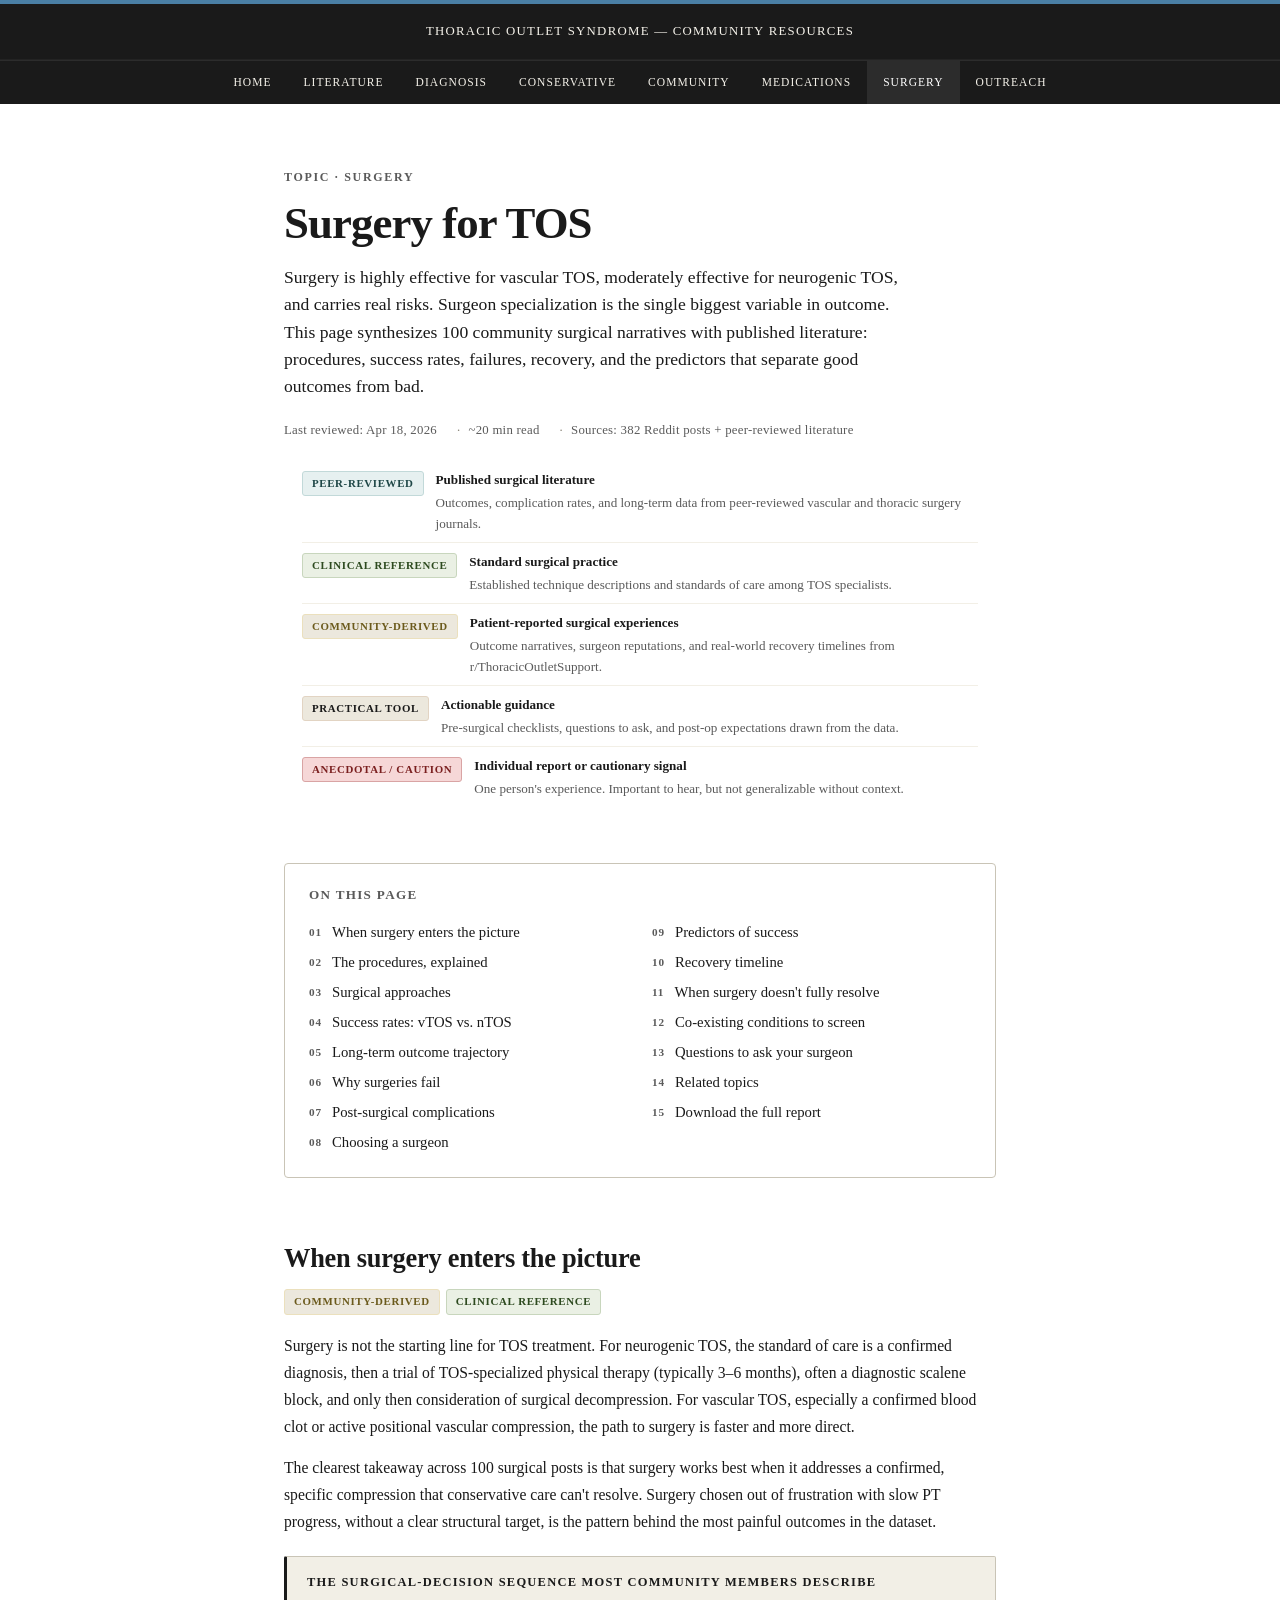
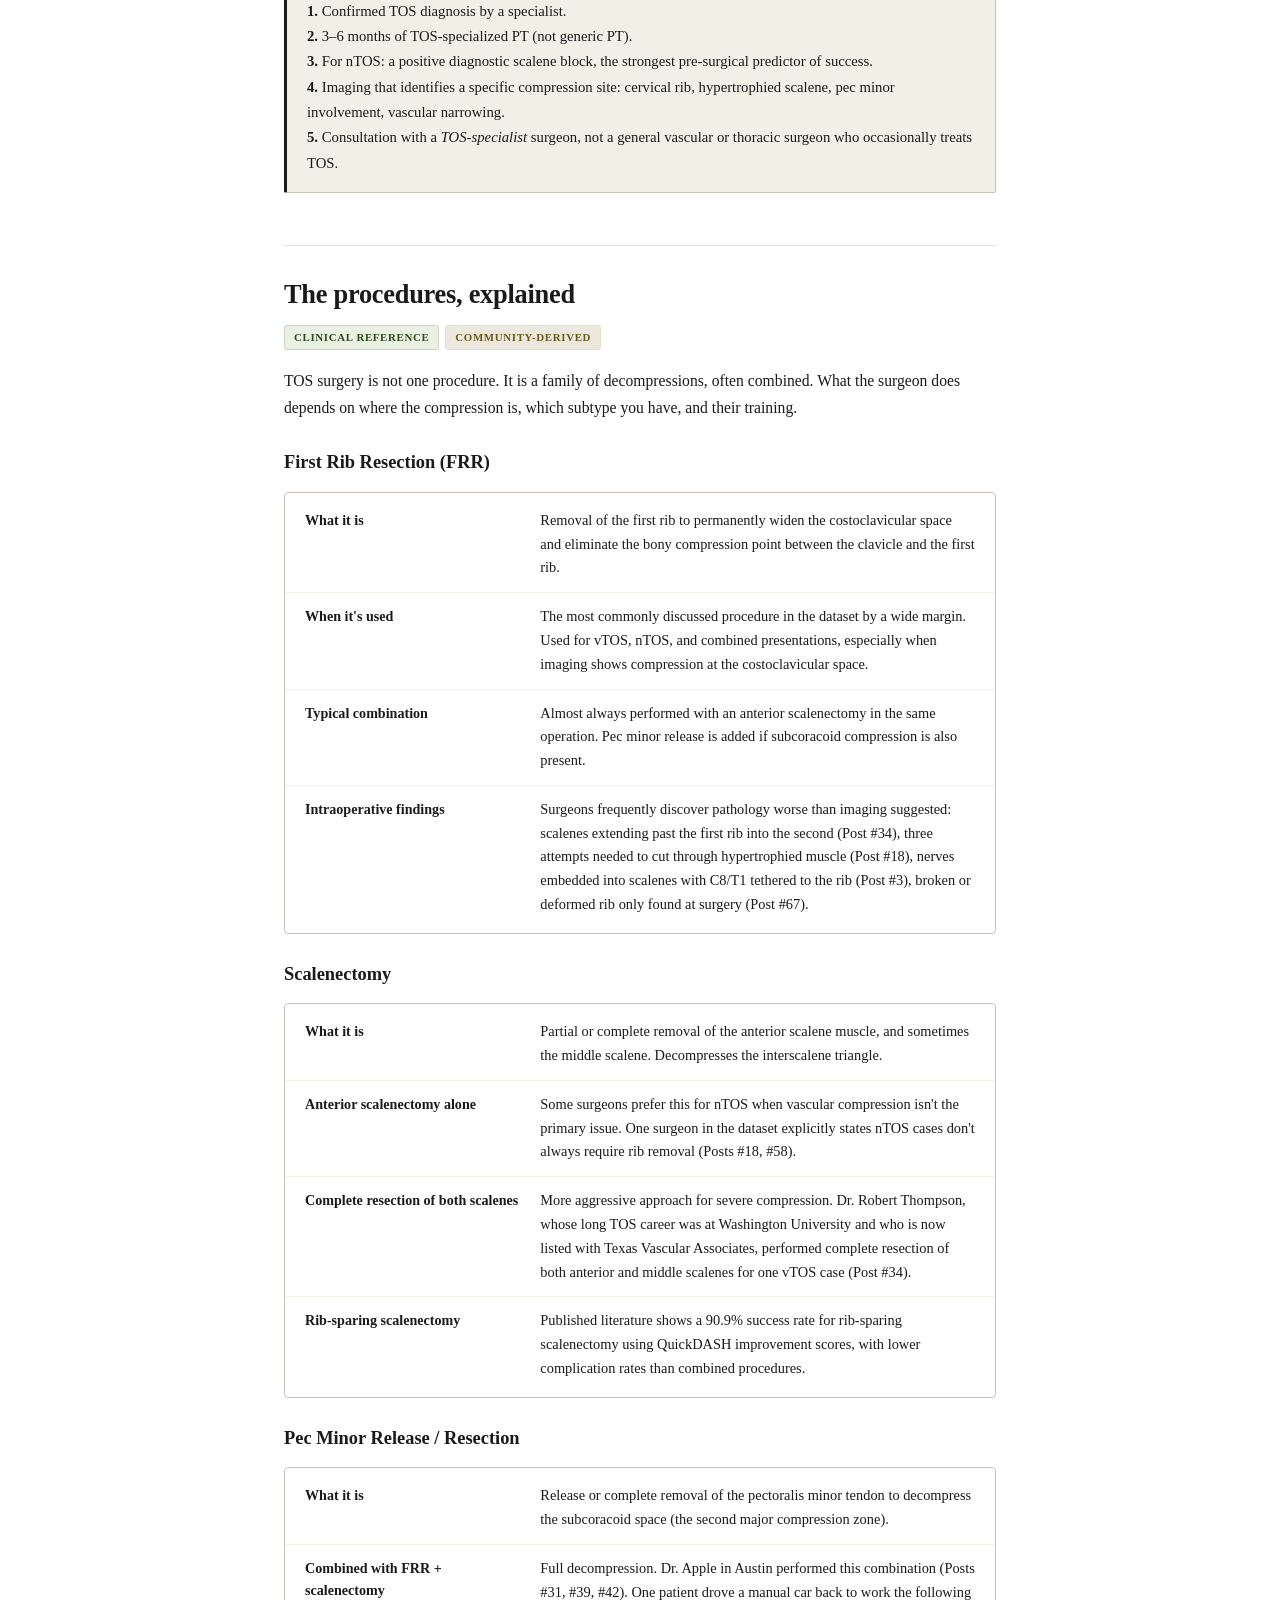
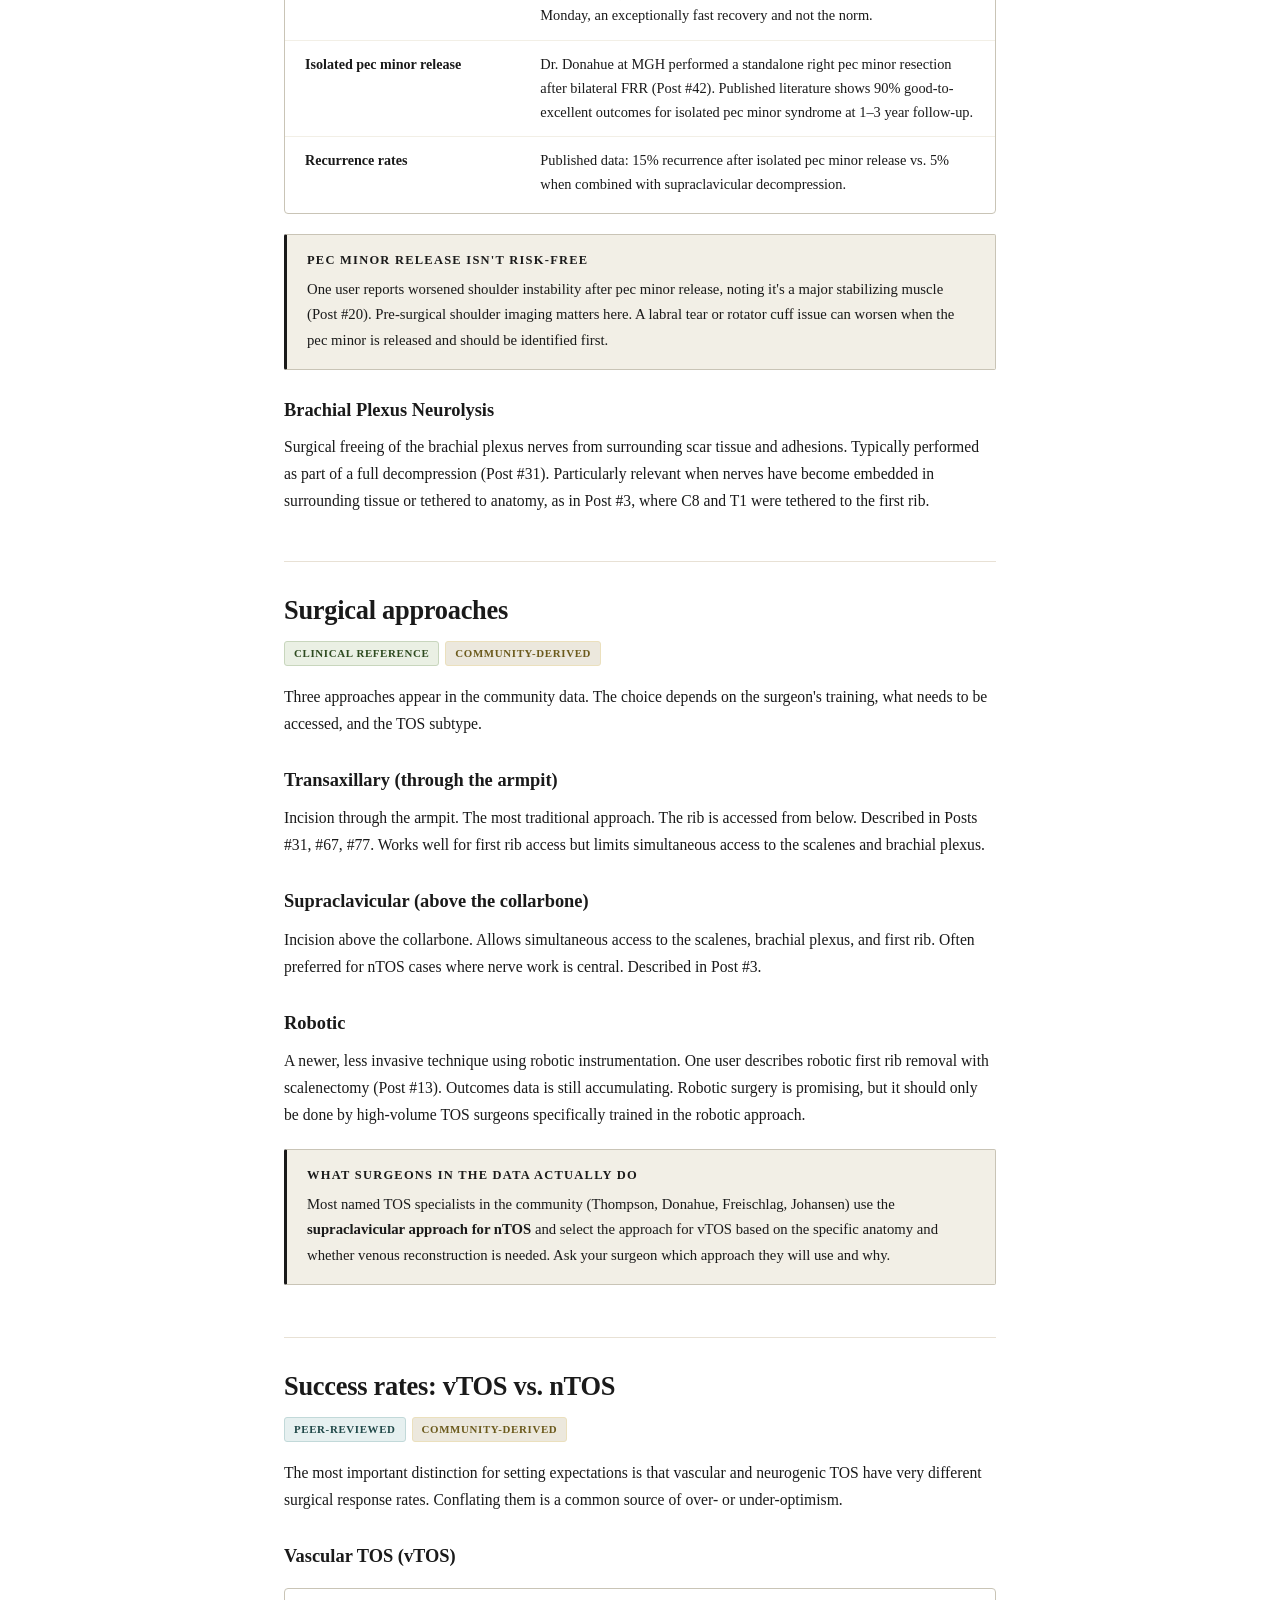
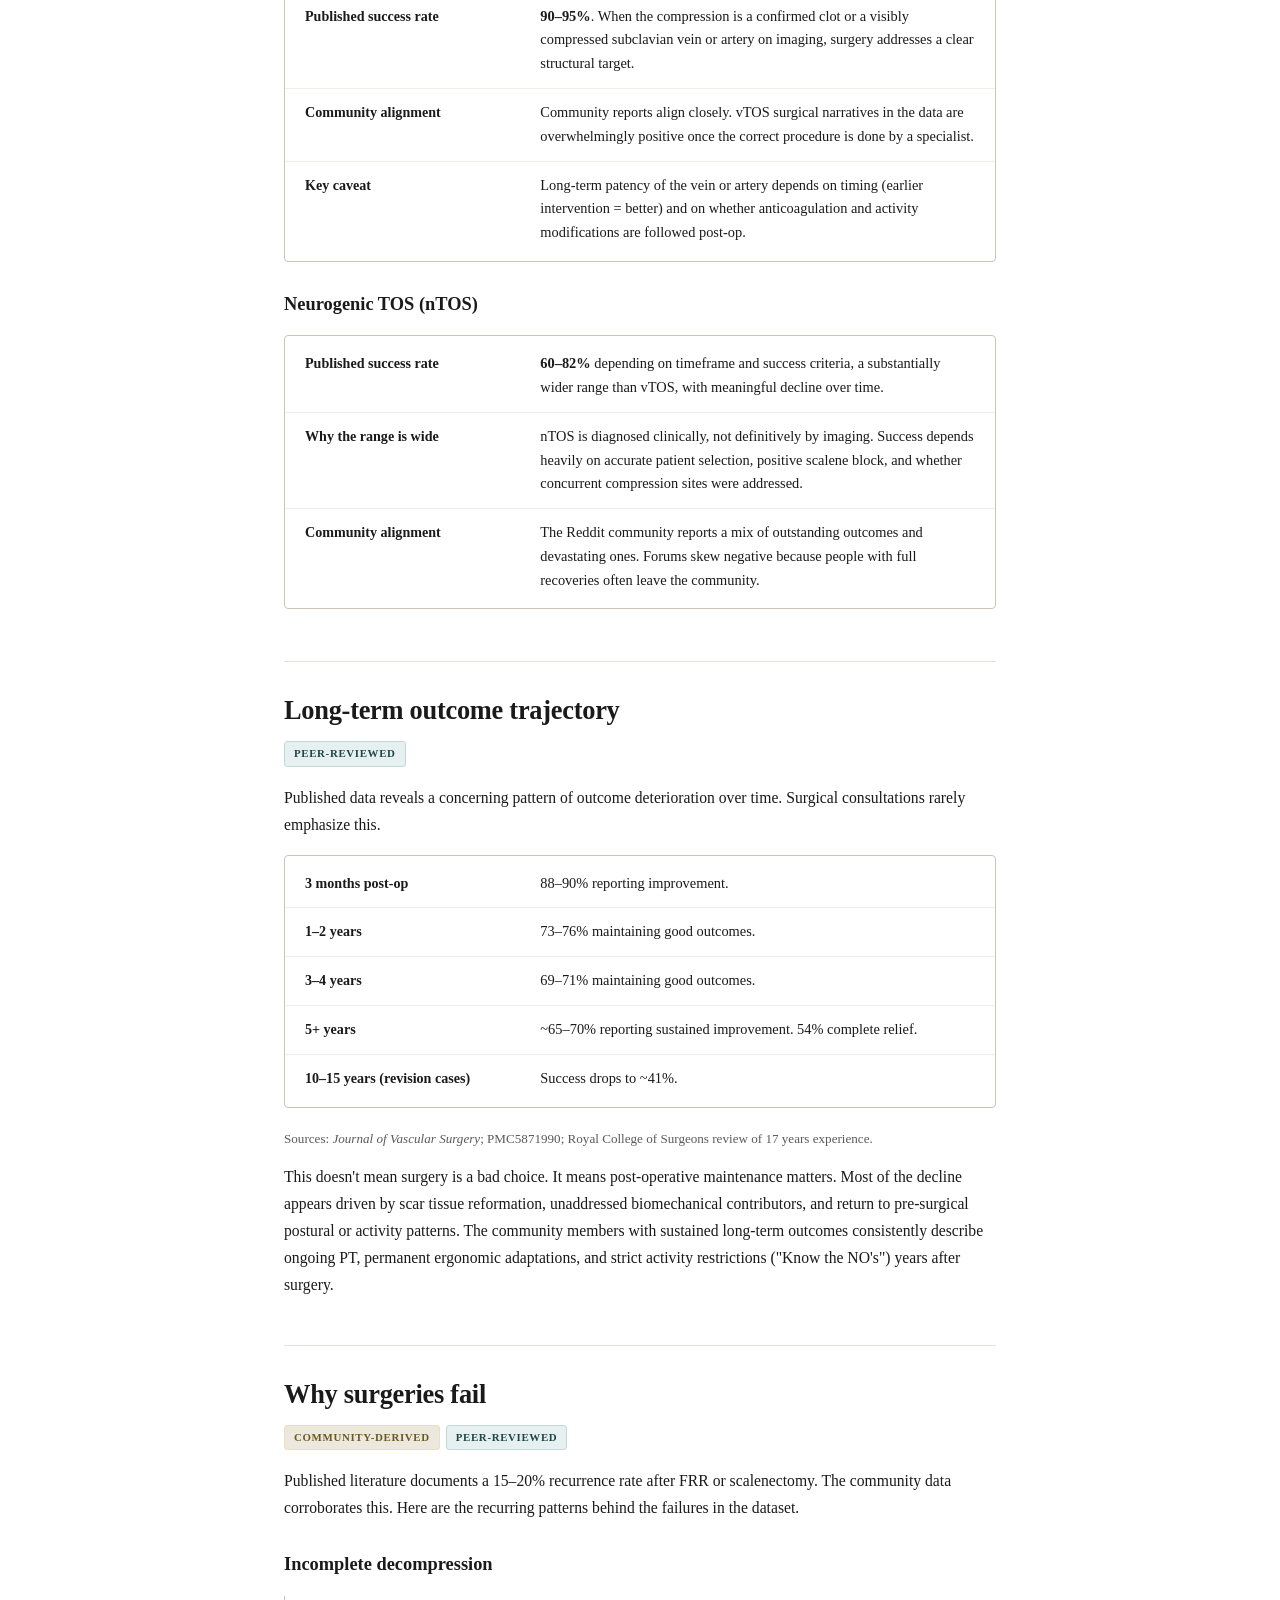
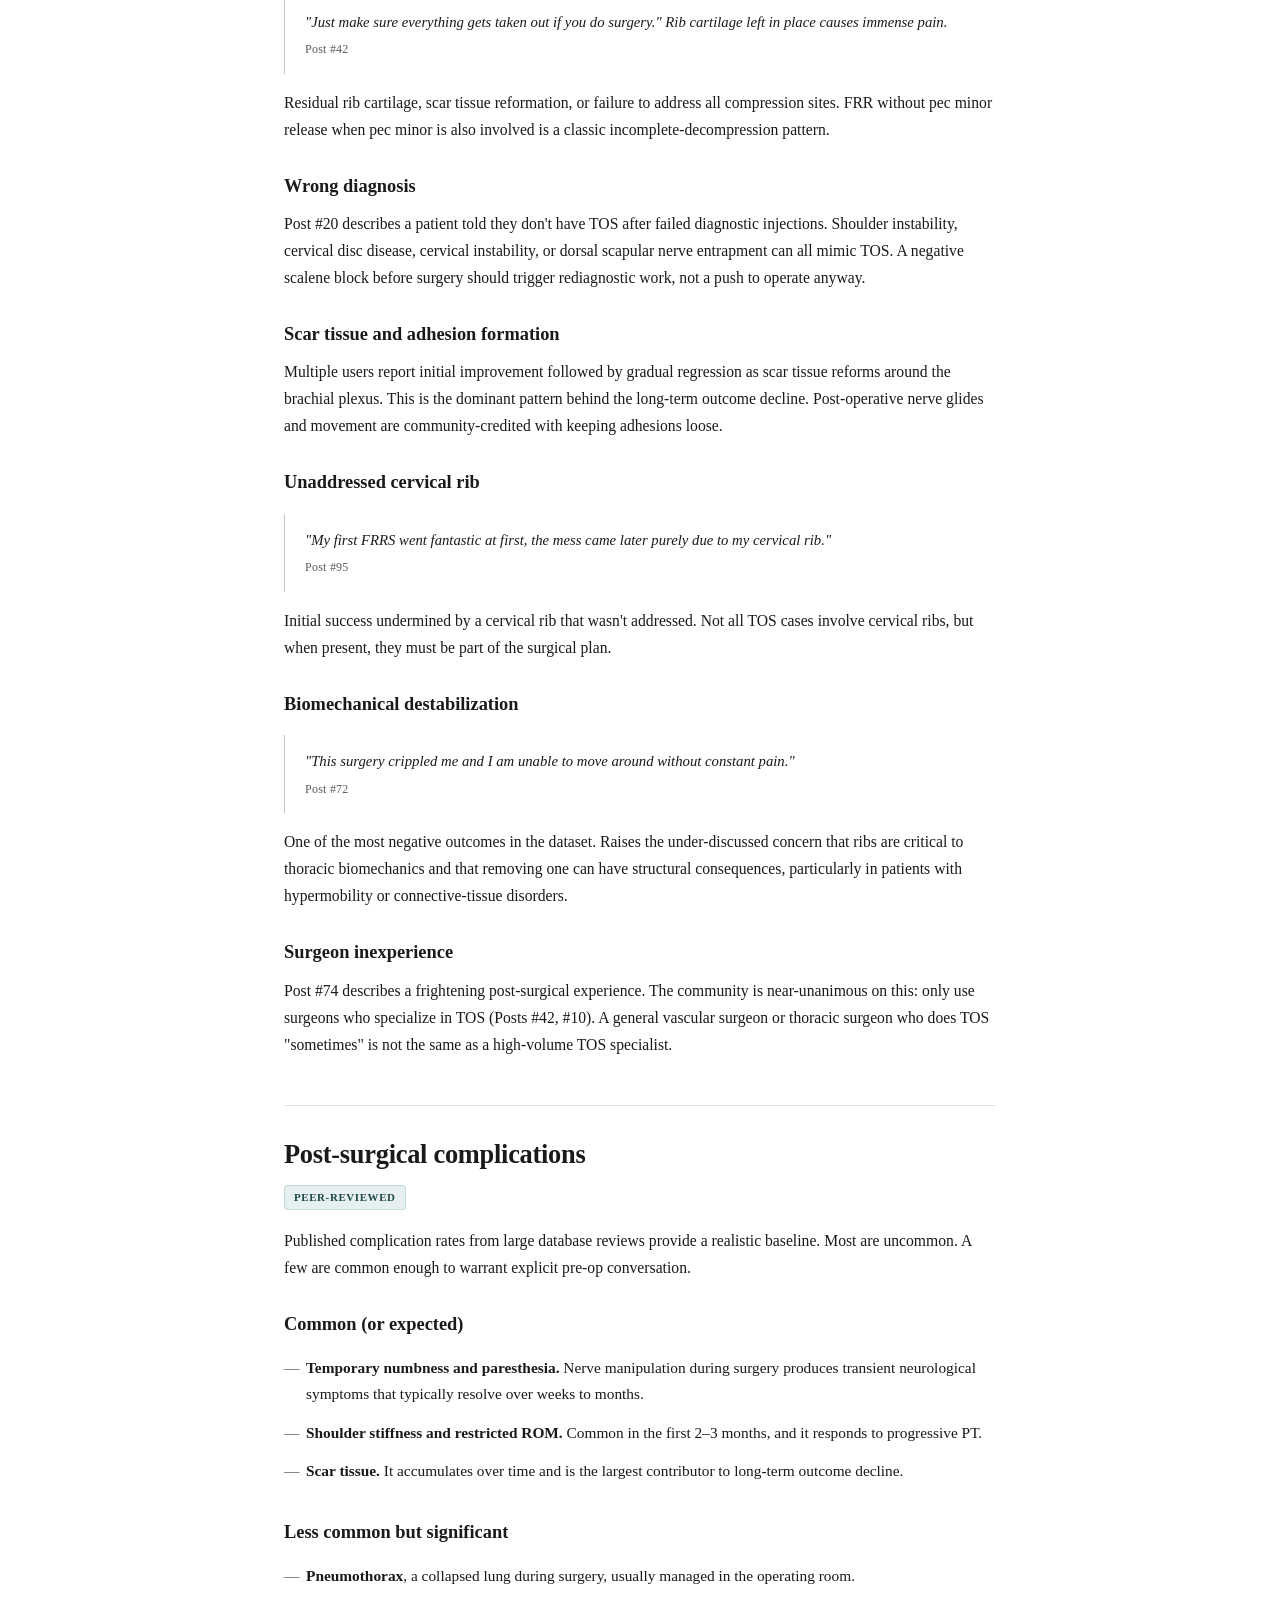
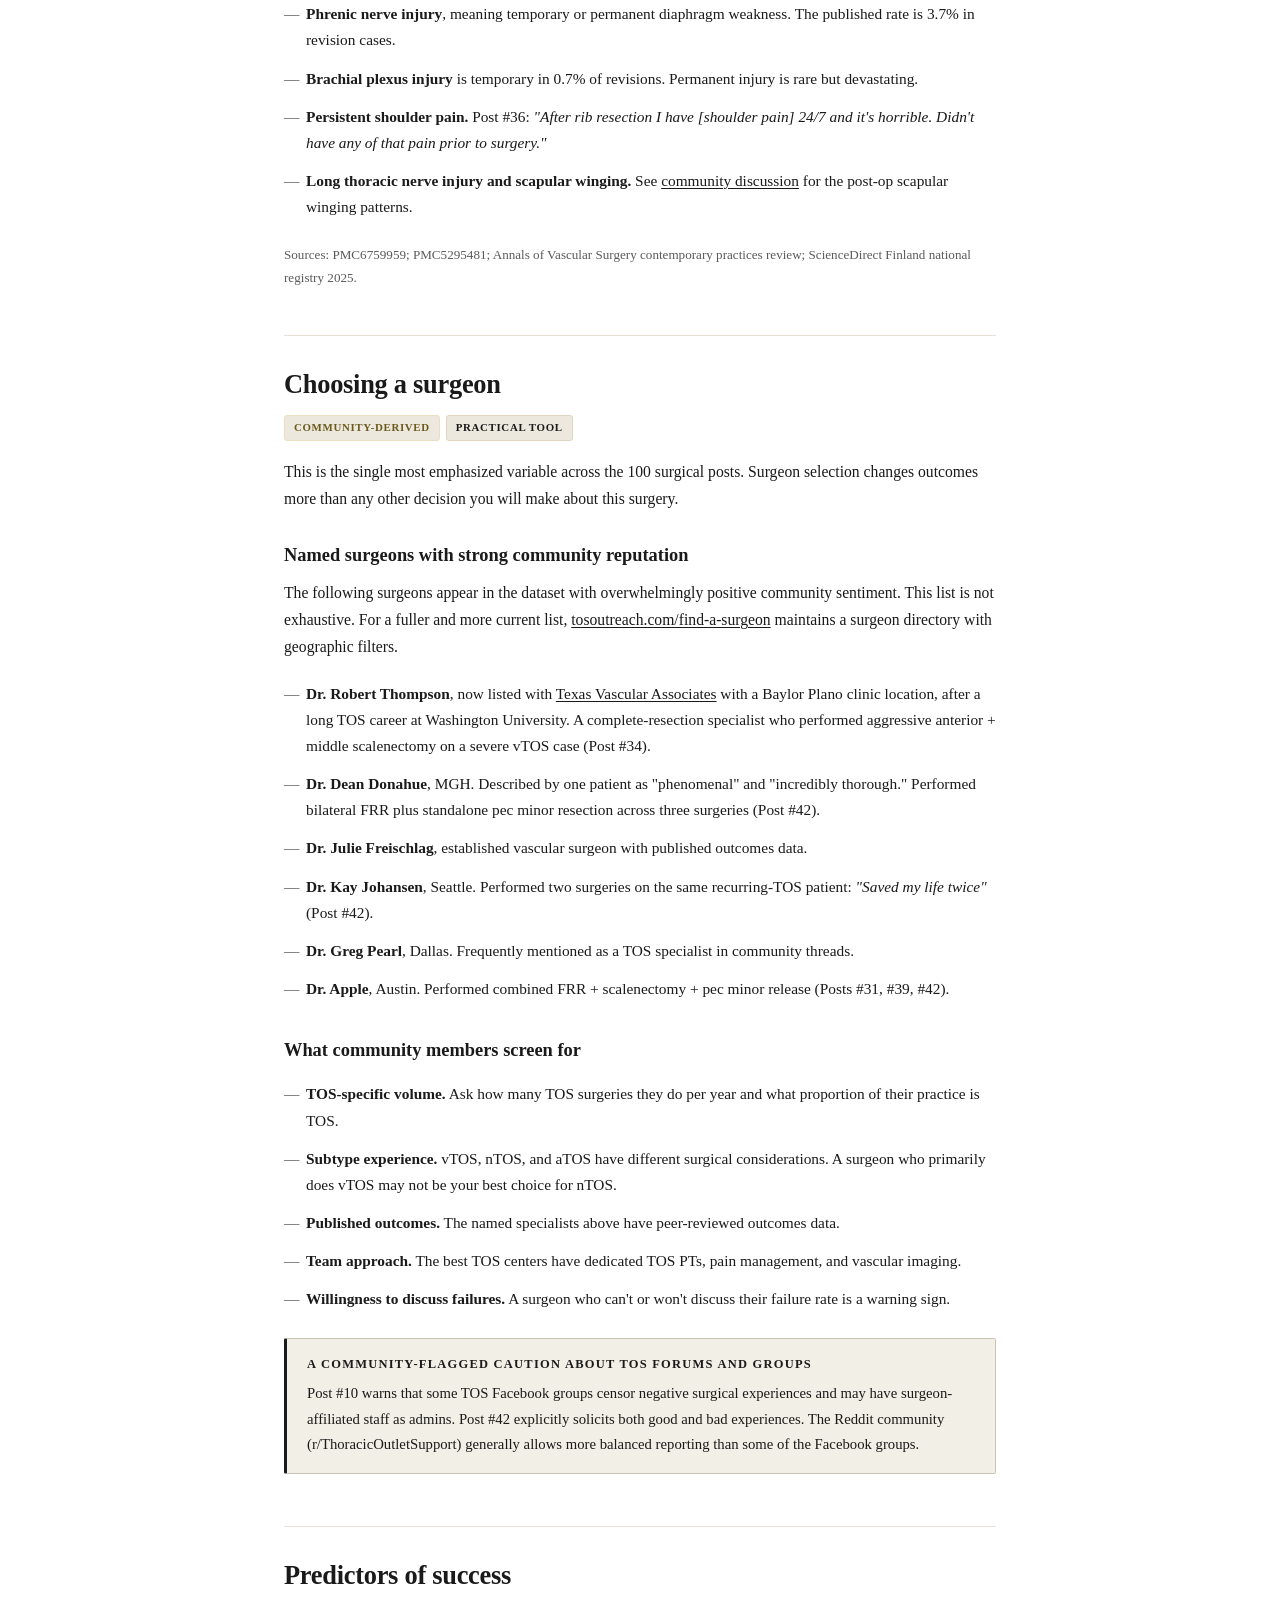
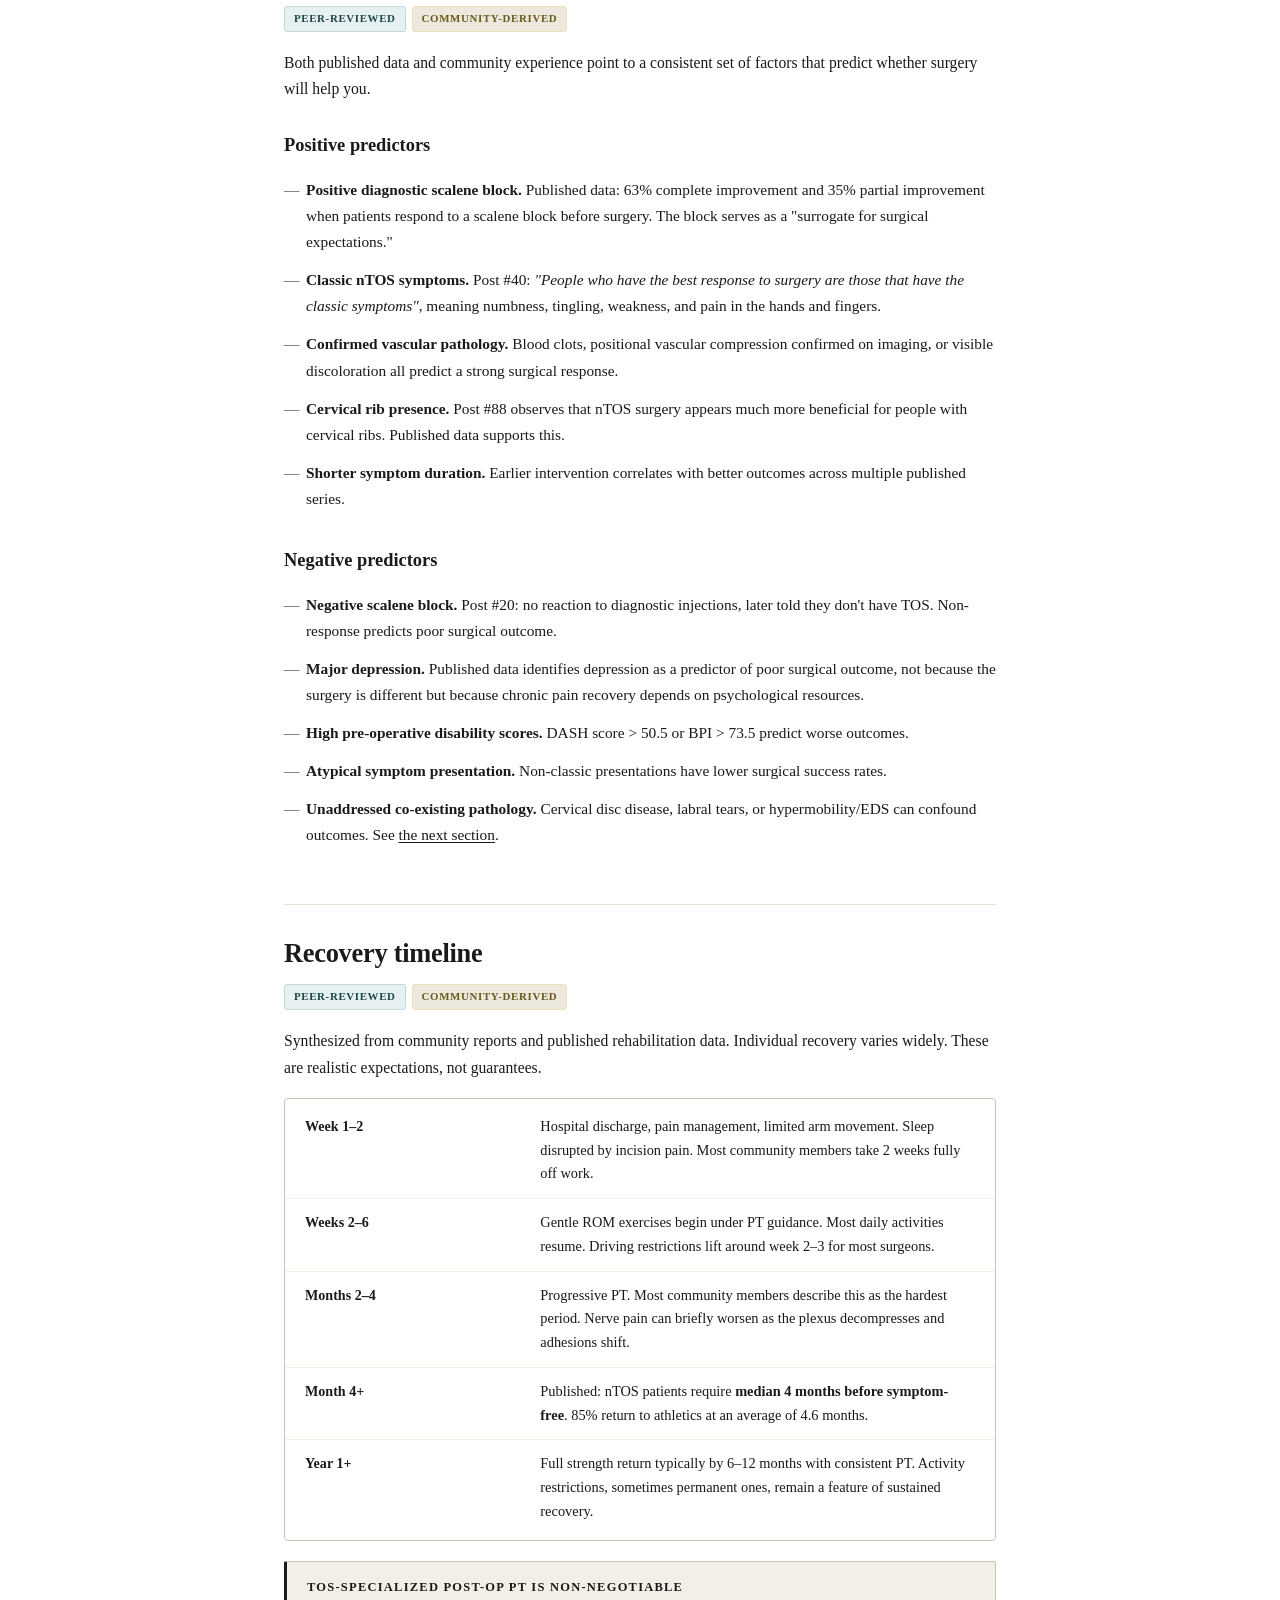
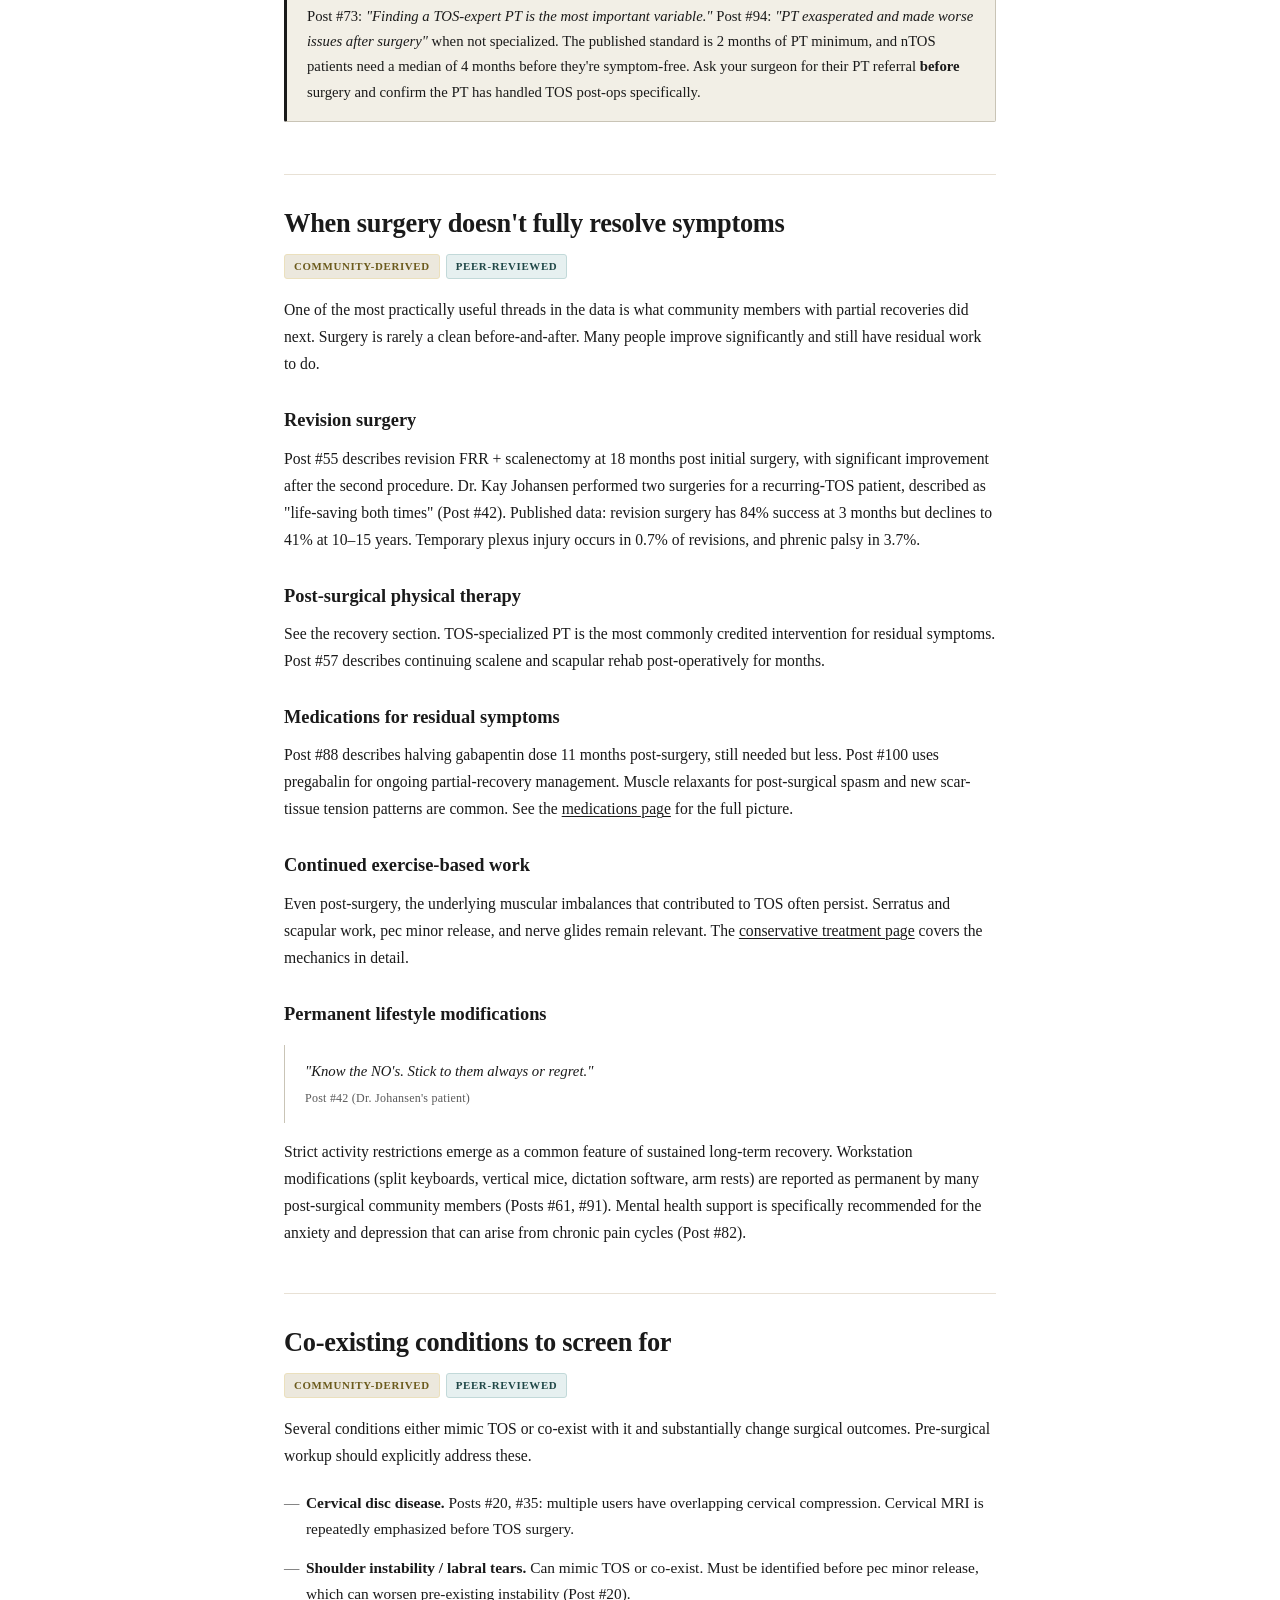
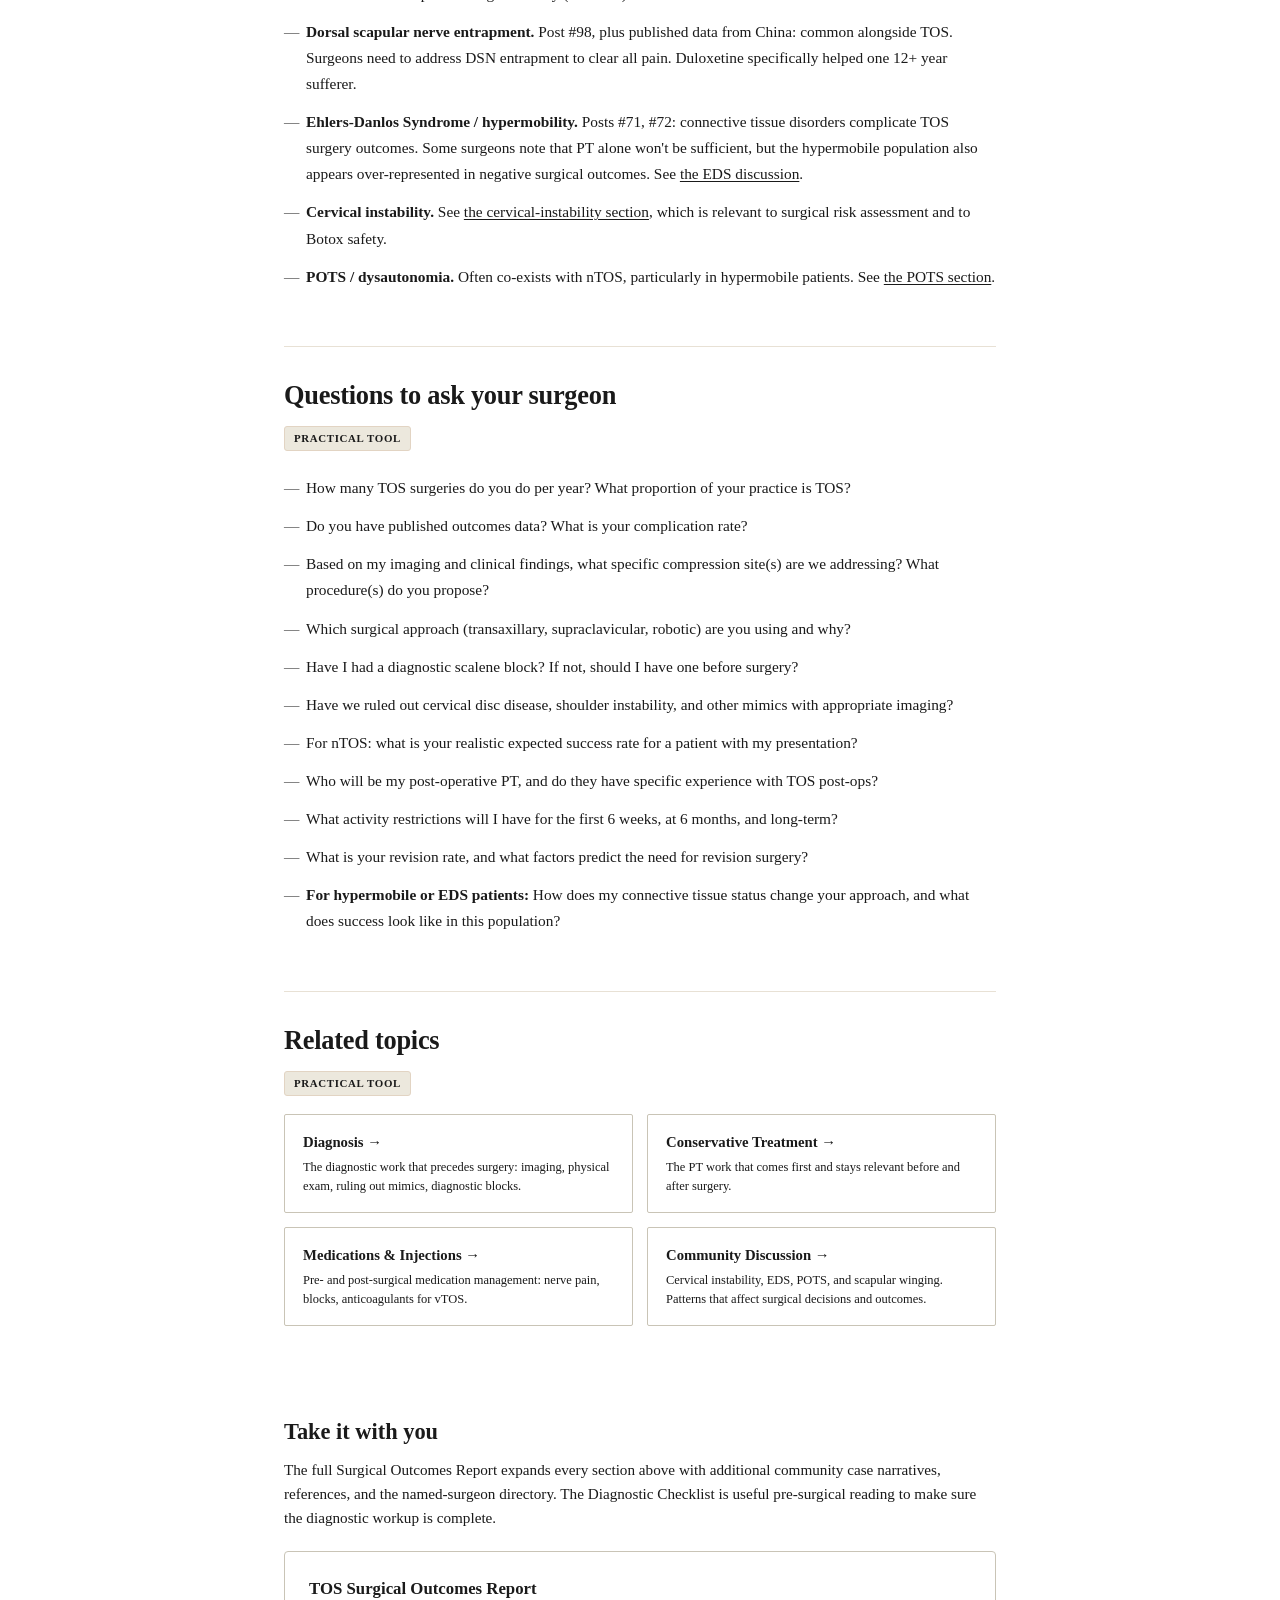
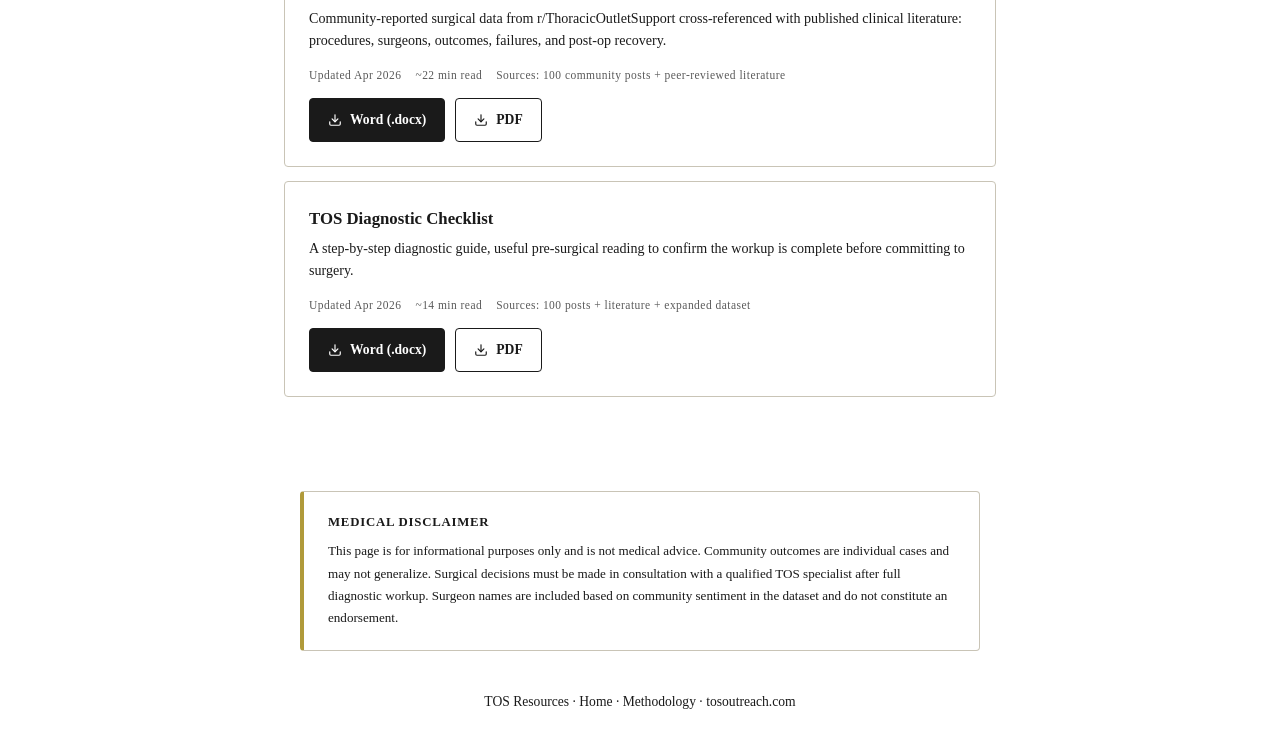
<file: surgery.html>
<!DOCTYPE html>
<html lang="en">
<head>
    <meta charset="UTF-8">
    <meta name="viewport" content="width=device-width, initial-scale=1.0">
    <meta name="theme-color" content="#4A7FA5">
    <title>Surgery — TOS Resources</title>
    <meta name="description" content="Community-reported and literature-backed guide to TOS surgery: procedures, success rates by subtype, surgeon selection, complications, predictors of success, and recovery.">
    <style>
        * { margin: 0; padding: 0; box-sizing: border-box; }
        html { scroll-behavior: smooth; scroll-padding-top: 72px; }

        .fade-in { opacity: 0; transform: translateY(16px); transition: opacity 0.5s ease, transform 0.5s ease; }
        .fade-in.visible { opacity: 1; transform: translateY(0); }
        @media (prefers-reduced-motion: reduce) {
            .fade-in { opacity: 1; transform: none; transition: none; }
        }

        body {
            font-family: var(--font-sans);
            background: var(--color-bg);
            color: var(--color-text);
            font-size: 17px;
            line-height: 1.7;
            min-height: 100vh;
            display: flex;
            flex-direction: column;
            align-items: center;
        }

        h1, h2, h3, h4 { font-family: var(--font-serif); }

        .header-bar {
            width: 100%;
            background: #1c1c1c;
            padding: 16px 24px;
            text-align: center;
        }

        .header-bar span {
            font-size: 0.8rem;
            font-weight: 500;
            color: var(--color-bg);
            letter-spacing: 0.08em;
            text-transform: uppercase;
        }

        .page-nav {
            position: sticky;
            top: 0;
            z-index: 100;
            width: 100%;
            background: #1c1c1c;
            border-top: 1px solid rgba(255,255,255,0.06);
            display: flex;
            justify-content: center;
            gap: 0;
        }

        .page-nav a {
            display: block;
            padding: 12px 16px;
            color: var(--color-bg);
            text-decoration: none;
            font-size: 0.72rem;
            font-weight: 500;
            letter-spacing: 0.1em;
            text-transform: uppercase;
            transition: background 0.15s, color 0.15s;
        }

        .page-nav a:hover { background: rgba(255, 255, 255, 0.08); color: #fff; }
        .page-nav a.active { color: #fff; background: rgba(255, 255, 255, 0.05); }

        .topic-hero {
            width: 100%;
            max-width: 760px;
            padding: 64px 24px 24px;
            text-align: left;
        }

        .topic-eyebrow {
            font-size: 0.75rem;
            font-weight: 600;
            color: var(--color-text-subtle);
            letter-spacing: 0.14em;
            text-transform: uppercase;
            margin-bottom: 12px;
        }

        .topic-hero h1 {
            font-size: 2.8rem;
            font-weight: 700;
            color: var(--color-text);
            line-height: 1.1;
            letter-spacing: -0.02em;
            margin-bottom: 16px;
        }

        .topic-lede {
            font-size: 1.1rem;
            color: var(--color-text-muted);
            line-height: 1.55;
            max-width: 640px;
            margin-bottom: 20px;
        }

        .topic-meta {
            display: flex;
            gap: 20px;
            flex-wrap: wrap;
            font-size: 0.8rem;
            color: var(--color-text-subtle);
            letter-spacing: 0.02em;
        }

        .topic-meta .meta-item::before {
            content: "·";
            margin-right: 8px;
            color: var(--color-border-strong);
        }

        .topic-meta .meta-item:first-child::before { content: none; }

        .badge {
            display: inline-flex;
            align-items: center;
            gap: 5px;
            padding: 3px 9px;
            border-radius: 3px;
            font-family: var(--font-sans);
            font-size: 0.68rem;
            font-weight: 600;
            text-transform: uppercase;
            letter-spacing: 0.06em;
            vertical-align: middle;
            line-height: 1.6;
        }

        .badge::before { display: none; }

        .badge-community { background: var(--color-accent-tint); color: #6b5a1c; border: 1px solid #ebe0bd; }
        .badge-peer-reviewed { background: #e6f0f0; color: #1f4747; border: 1px solid #c2d9d9; }
        .badge-clinical { background: #eaf0e4; color: #2d4a1f; border: 1px solid #c8d6bd; }
        .badge-practical { background: var(--color-accent-tint); color: var(--color-accent); border: 1px solid #e2d4c3; }
        .badge-anecdotal { background: #f6d7d7; color: #7a1f1f; border: 1px solid #d9a4a4; }

        .badge-legend {
            width: 100%;
            max-width: 760px;
            padding: 0 24px 24px;
            font-size: 0.78rem;
            color: var(--color-text-subtle);
            line-height: 1.6;
        }

        .badge-legend details {
            background: #ffffff;
            border: 1px solid var(--color-border);
            border-radius: 4px;
            padding: 0;
        }

        .badge-legend summary {
            padding: 12px 18px;
            font-weight: 600;
            color: var(--color-text-muted);
            cursor: pointer;
            list-style: none;
            display: flex;
            align-items: center;
            gap: 8px;
        }

        .badge-legend summary::-webkit-details-marker { display: none; }
        .badge-legend summary::before { content: "▸"; font-size: 0.75rem; transition: transform 0.2s; }
        .badge-legend details[open] summary::before { transform: rotate(90deg); }

        .badge-legend-body { padding: 0 18px 16px; }

        .badge-legend-item {
            display: flex;
            gap: 12px;
            align-items: flex-start;
            padding: 8px 0;
            border-top: 1px solid var(--color-surface-alt);
        }

        .badge-legend-item:first-child { border-top: none; padding-top: 4px; }

        .badge-legend-item > .badge { flex-shrink: 0; margin-top: 2px; }
        .badge-legend-item > div { font-size: 0.82rem; }
        .badge-legend-item strong { color: var(--color-text); display: block; margin-bottom: 2px; }

        .topic-toc {
            width: 100%;
            max-width: 760px;
            padding: 16px 24px 24px;
        }

        .topic-toc-inner {
            background: #ffffff;
            border: 1px solid var(--color-border);
            border-left: 1px solid var(--color-border);
            border-radius: 4px;
            padding: 20px 24px;
        }

        .topic-toc h2 {
            font-size: 0.82rem;
            font-weight: 700;
            color: var(--color-text-subtle);
            text-transform: uppercase;
            letter-spacing: 0.1em;
            margin-bottom: 12px;
            font-family: var(--font-sans);
        }

        .topic-toc ol {
            list-style: none;
            counter-reset: toc;
            padding: 0;
            columns: 2;
            column-gap: 24px;
        }

        .topic-toc li {
            counter-increment: toc;
            padding: 4px 0;
            break-inside: avoid;
        }

        .topic-toc a {
            color: var(--color-text);
            text-decoration: none;
            font-size: 0.92rem;
            line-height: 1.5;
            display: flex;
            gap: 10px;
        }

        .topic-toc a::before {
            content: counter(toc, decimal-leading-zero);
            font-size: 0.7rem;
            color: var(--color-text-subtle);
            letter-spacing: 0.08em;
            font-weight: 600;
            font-family: var(--font-sans);
            padding-top: 3px;
        }

        .topic-toc a:hover { color: var(--color-accent); }

        .topic-content {
            width: 100%;
            max-width: 760px;
            padding: 24px;
        }

        .topic-content section {
            padding: 32px 0;
            border-top: 1px solid #e8e1d5;
        }

        .topic-content section:first-child { border-top: none; padding-top: 16px; }

        .topic-content h2 {
            font-size: 1.65rem;
            font-weight: 700;
            color: var(--color-text);
            line-height: 1.25;
            margin-bottom: 14px;
            letter-spacing: -0.01em;
        }

        .topic-content h3 {
            font-size: 1.15rem;
            font-weight: 700;
            color: var(--color-text);
            margin: 28px 0 10px;
        }

        .topic-content h4 {
            font-size: 0.95rem;
            font-weight: 700;
            color: var(--color-text);
            margin: 20px 0 6px;
            font-family: var(--font-sans);
            text-transform: uppercase;
            letter-spacing: 0.05em;
        }

        .topic-content p {
            font-size: 0.98rem;
            color: var(--color-text);
            line-height: 1.72;
            margin-bottom: 14px;
        }

        .topic-content p.section-badges {
            margin-bottom: 18px;
            display: flex;
            gap: 6px;
            flex-wrap: wrap;
        }

        .topic-content ul, .topic-content ol {
            padding-left: 0;
            list-style: none;
            margin-bottom: 18px;
        }

        .topic-content ul li, .topic-content ol li {
            font-size: 0.96rem;
            color: var(--color-text);
            line-height: 1.7;
            padding: 6px 0 6px 22px;
            position: relative;
        }

        .topic-content ul li::before {
            content: "—";
            position: absolute;
            left: 0;
            color: var(--color-text-subtle);
        }

        .topic-content ol { counter-reset: topiclist; }
        .topic-content ol li { counter-increment: topiclist; }
        .topic-content ol li::before {
            content: counter(topiclist) ".";
            position: absolute;
            left: 0;
            color: var(--color-accent);
            font-weight: 600;
        }

        .topic-content li strong { color: var(--color-text); }

        .topic-content blockquote {
            margin: 16px 0;
            padding: 14px 20px;
            background: #ffffff;
            border-left: 1px solid var(--color-border);
            border-radius: 0 4px 4px 0;
            font-size: 0.92rem;
            color: var(--color-text-muted);
            line-height: 1.65;
            font-style: italic;
        }

        .topic-content blockquote cite {
            display: block;
            font-style: normal;
            font-size: 0.75rem;
            color: var(--color-text-subtle);
            margin-top: 6px;
            letter-spacing: 0.02em;
        }

        .callout {
            background: #ffffff;
            border: 1px solid var(--color-border);
            border-left: 1px solid var(--color-border);
            border-radius: 4px;
            padding: 16px 20px;
            margin: 20px 0;
        }

        .callout-caution {
            border-left-color: var(--color-text);
            background: var(--color-accent-tint);
        }

        .callout-tip {
            border-left-color: var(--color-text);
            background: #f5f9f1;
        }

        .callout h4 {
            margin: 0 0 6px;
            font-size: 0.78rem;
            letter-spacing: 0.1em;
            color: var(--color-accent);
        }

        .callout-caution h4 { color: var(--color-text); }
        .callout-tip h4 { color: var(--color-text); }

        .callout p { font-size: 0.92rem; margin-bottom: 0; }
        .callout p + p { margin-top: 8px; }

        .data-block {
            background: #ffffff;
            border: 1px solid var(--color-border);
            border-radius: 4px;
            padding: 4px 0;
            margin: 16px 0 20px;
        }

        .data-row {
            display: grid;
            grid-template-columns: 1fr 2fr;
            gap: 18px;
            padding: 12px 20px;
            border-top: 1px solid var(--color-surface-alt);
        }

        .data-row:first-child { border-top: none; }

        .data-key {
            font-weight: 600;
            color: var(--color-text);
            font-size: 0.88rem;
        }

        .data-val {
            font-size: 0.9rem;
            color: var(--color-text-muted);
            line-height: 1.65;
        }

        .topic-related {
            width: 100%;
            max-width: 760px;
            padding: 32px 24px 8px;
        }

        .topic-related h2 {
            font-size: 1rem;
            font-weight: 700;
            color: var(--color-text-subtle);
            letter-spacing: 0.1em;
            text-transform: uppercase;
            margin-bottom: 14px;
            font-family: var(--font-sans);
        }

        .related-grid {
            display: grid;
            grid-template-columns: repeat(2, 1fr);
            gap: 14px;
        }

        .related-card {
            display: flex;
            flex-direction: column;
            gap: 4px;
            padding: 16px 18px;
            background: #ffffff;
            border: 1px solid var(--color-border);
            border-left: 1px solid var(--color-border);
            border-radius: 4px;
            text-decoration: none;
            transition: border-color 0.2s, transform 0.15s;
        }

        .related-card:hover { border-color: var(--color-border-strong); transform: translateY(-1px); }

        .related-card strong {
            font-size: 0.92rem;
            color: var(--color-text);
            display: block;
        }

        .related-card span {
            font-size: 0.78rem;
            color: var(--color-text-muted);
            line-height: 1.5;
        }

        .topic-downloads {
            width: 100%;
            max-width: 760px;
            padding: 32px 24px;
        }

        .topic-downloads h2 {
            font-size: 1.4rem;
            font-weight: 700;
            color: var(--color-text);
            margin-bottom: 8px;
        }

        .topic-downloads > p {
            font-size: 0.95rem;
            color: var(--color-text-muted);
            margin-bottom: 20px;
            line-height: 1.6;
        }

        .dl-card {
            background: #ffffff;
            border: 1px solid var(--color-border);
            border-left: 1px solid var(--color-border);
            border-radius: 4px;
            padding: 24px;
            margin-bottom: 14px;
        }

        .dl-card h3 {
            font-size: 1.05rem;
            font-weight: 700;
            color: var(--color-text);
            margin-bottom: 4px;
        }

        .dl-card p {
            font-size: 0.88rem;
            color: var(--color-text-muted);
            margin-bottom: 14px;
            line-height: 1.6;
        }

        .dl-card .dl-meta {
            display: flex;
            gap: 14px;
            flex-wrap: wrap;
            font-size: 0.72rem;
            color: var(--color-text-subtle);
            letter-spacing: 0.04em;
            margin-bottom: 14px;
        }

        .dl-buttons {
            display: flex;
            gap: 10px;
            flex-wrap: wrap;
        }

        .dl-btn {
            display: inline-flex;
            align-items: center;
            gap: 8px;
            padding: 10px 18px;
            font-size: 0.85rem;
            font-weight: 600;
            border-radius: 4px;
            text-decoration: none;
            background: var(--color-accent);
            color: #fff;
            border: 1.5px solid var(--color-accent);
            transition: background 0.15s;
        }

        .dl-btn:hover { background: var(--color-accent-hover); }

        .dl-btn-pdf {
            background: transparent;
            color: var(--color-accent);
        }

        .dl-btn-pdf:hover { background: var(--color-accent); color: #fff; }

        .dl-btn svg { width: 14px; height: 14px; }

        .disclaimer {
            max-width: 680px;
            margin: 48px auto 0;
            padding: 20px 24px;
            background: #ffffff;
            border: 1px solid var(--color-border);
            border-left: 4px solid #b09a3a;
            border-radius: 4px;
        }

        .disclaimer h3 {
            font-size: 0.8rem;
            font-weight: 700;
            color: var(--color-text);
            text-transform: uppercase;
            letter-spacing: 0.06em;
            margin-bottom: 8px;
            font-family: var(--font-sans);
        }

        .disclaimer p { font-size: 0.82rem; color: var(--color-text-muted); line-height: 1.7; }

        footer {
            margin-top: auto;
            padding: 40px 24px;
            text-align: center;
            color: var(--color-text-subtle);
            font-size: 0.85rem;
        }

        footer a { color: var(--color-accent); text-decoration: none; }

        .back-to-top {
            position: fixed;
            bottom: 28px;
            right: 28px;
            width: 44px;
            height: 44px;
            border-radius: 50%;
            background: var(--color-accent);
            color: #fff;
            border: none;
            opacity: 0;
            pointer-events: none;
            transition: opacity 0.2s, background 0.2s;
            display: flex;
            align-items: center;
            justify-content: center;
            cursor: pointer;
            z-index: 40;
        }

        .back-to-top.visible { opacity: 1; pointer-events: auto; }
        .back-to-top:hover { background: var(--color-accent-hover); }

        @media (max-width: 640px) {
            .topic-hero { padding: 40px 20px 16px; }
            .topic-hero h1 { font-size: 2rem; }
            .topic-lede { font-size: 1rem; }
            .topic-toc { padding: 12px 20px 20px; }
            .topic-toc ol { columns: 1; }
            .topic-content { padding: 20px; }
            .topic-content h2 { font-size: 1.35rem; }
            .topic-content h3 { font-size: 1.05rem; }
            .related-grid { grid-template-columns: 1fr; }
            .data-row { grid-template-columns: 1fr; gap: 4px; padding: 10px 16px; }
            .disclaimer { margin-left: 20px; margin-right: 20px; padding: 16px 18px; }
            .back-to-top { bottom: 20px; right: 20px; width: 44px; height: 44px; }
            .topic-downloads { padding: 24px 20px; }
            .dl-card { padding: 20px; }
        }

        @media (min-width: 768px) {
            .related-grid { grid-template-columns: repeat(2, 1fr); }
        }

        /* Critical fallback — keeps the page rendering if css/site.css
           is blocked or cached as a stale 404. site.css below re-declares
           these tokens and provides the full drawer styling. */
        :root {
            --color-bg: #ffffff;
            --color-text: #1a1a1a;
            --color-text-muted: #1a1a1a;
            --color-text-subtle: #5a5a5a;
            --color-border: #c9c4b6;
            --color-border-strong: #8a8578;
            --color-accent: #1a1a1a;
            --color-accent-hover: #4a4a4a;
            --color-accent-tint: #ece8dd;
            --color-surface-alt: #f2efe6;
            --font-serif: "Times New Roman", Times, Georgia, serif;
            --font-sans: "Times New Roman", Times, Georgia, serif;
        }
        .drawer, .drawer-backdrop { display: none; }
        body.drawer-open .drawer { display: flex; flex-direction: column; }
        body.drawer-open .drawer-backdrop { display: block; }
        .nav-toggle { display: none; }
        @media (max-width: 899px) {
            .nav-toggle { display: inline-flex; }
            .page-nav { display: none; }
        }
    </style>
    <link rel="stylesheet" href="css/site.css?v=20260513">
</head>
<body>
    <div class="reading-progress" aria-hidden="true"></div>
    <button class="back-to-top" id="back-to-top" aria-label="Back to top">
        <svg width="18" height="18" viewBox="0 0 24 24" fill="none" stroke="currentColor" stroke-width="2.5" stroke-linecap="round" stroke-linejoin="round"><polyline points="18 15 12 9 6 15"/></svg>
    </button>

    <div class="header-bar">
        <span>Thoracic Outlet Syndrome — Community Resources</span>
        <button class="nav-toggle" aria-label="Open menu" aria-expanded="false" aria-controls="site-drawer">
            <svg viewBox="0 0 24 24" fill="none" stroke="currentColor" stroke-width="2" stroke-linecap="round" aria-hidden="true"><line x1="3" y1="6" x2="21" y2="6"/><line x1="3" y1="12" x2="21" y2="12"/><line x1="3" y1="18" x2="21" y2="18"/></svg>
        </button>
    </div>

    <nav class="page-nav">
        <a href="index.html">Home</a>
        <a href="literature.html">Literature</a>
        <a href="diagnosis.html">Diagnosis</a>
        <a href="conservative.html">Conservative</a>
        <a href="community-discussion.html">Community</a>
        <a href="medications.html">Medications</a>
        <a href="surgery.html" class="active">Surgery</a>
        <a href="outreach.html">Outreach</a>
    </nav>

    <div class="drawer-backdrop" aria-hidden="true"></div>
    <aside class="drawer" id="site-drawer" role="dialog" aria-modal="true" aria-labelledby="drawer-title" aria-hidden="true">
        <div class="drawer-header">
            <span class="drawer-title" id="drawer-title">TOS Resources</span>
            <button class="drawer-close" aria-label="Close menu">
                <svg viewBox="0 0 24 24" fill="none" stroke="currentColor" stroke-width="2" stroke-linecap="round" aria-hidden="true"><line x1="6" y1="6" x2="18" y2="18"/><line x1="18" y1="6" x2="6" y2="18"/></svg>
            </button>
        </div>
        <nav aria-label="Primary">
            <a href="index.html">Home</a>
            <a href="literature.html">Literature</a>
            <a href="diagnosis.html">Diagnosis</a>
            <a href="conservative.html">Conservative</a>
            <a href="community-discussion.html">Community</a>
            <a href="medications.html">Medications</a>
            <a href="surgery.html" class="active">Surgery</a>
            <a href="outreach.html">Outreach</a>
        </nav>
        <hr class="drawer-divider">
        <span class="drawer-section-label drawer-onpage-label">On this page</span>
        <nav class="drawer-onpage" aria-label="On this page"></nav>
        <div class="drawer-footer">
            <a href="methodology.html">Methodology & Transparency →</a>
        </div>
    </aside>

    <header class="topic-hero">
        <p class="topic-eyebrow">Topic · Surgery</p>
        <h1>Surgery for TOS</h1>
        <p class="topic-lede">Surgery is highly effective for vascular TOS, moderately effective for neurogenic TOS, and carries real risks. Surgeon specialization is the single biggest variable in outcome. This page synthesizes 100 community surgical narratives with published literature: procedures, success rates, failures, recovery, and the predictors that separate good outcomes from bad.</p>
        <div class="topic-meta">
            <span class="meta-item">Last reviewed: Apr 18, 2026</span>
            <span class="meta-item">~20 min read</span>
            <span class="meta-item">Sources: 382 Reddit posts + peer-reviewed literature</span>
        </div>
    </header>

    <div class="badge-legend">
        <details data-mobile-only>
            <summary>About the badges on this page</summary>
            <div class="badge-legend-body">
                <div class="badge-legend-item">
                    <span class="badge badge-peer-reviewed">Peer-reviewed</span>
                    <div><strong>Published surgical literature</strong>Outcomes, complication rates, and long-term data from peer-reviewed vascular and thoracic surgery journals.</div>
                </div>
                <div class="badge-legend-item">
                    <span class="badge badge-clinical">Clinical reference</span>
                    <div><strong>Standard surgical practice</strong>Established technique descriptions and standards of care among TOS specialists.</div>
                </div>
                <div class="badge-legend-item">
                    <span class="badge badge-community">Community-derived</span>
                    <div><strong>Patient-reported surgical experiences</strong>Outcome narratives, surgeon reputations, and real-world recovery timelines from r/ThoracicOutletSupport.</div>
                </div>
                <div class="badge-legend-item">
                    <span class="badge badge-practical">Practical tool</span>
                    <div><strong>Actionable guidance</strong>Pre-surgical checklists, questions to ask, and post-op expectations drawn from the data.</div>
                </div>
                <div class="badge-legend-item">
                    <span class="badge badge-anecdotal">Anecdotal / caution</span>
                    <div><strong>Individual report or cautionary signal</strong>One person's experience. Important to hear, but not generalizable without context.</div>
                </div>
            </div>
        </details>
    </div>

    <nav class="topic-toc" aria-label="On this page">
        <div class="topic-toc-inner">
            <h2>On this page</h2>
            <ol>
                <li><a href="#framing">When surgery enters the picture</a></li>
                <li><a href="#procedures">The procedures, explained</a></li>
                <li><a href="#approaches">Surgical approaches</a></li>
                <li><a href="#success-rates">Success rates: vTOS vs. nTOS</a></li>
                <li><a href="#long-term">Long-term outcome trajectory</a></li>
                <li><a href="#failures">Why surgeries fail</a></li>
                <li><a href="#complications">Post-surgical complications</a></li>
                <li><a href="#surgeons">Choosing a surgeon</a></li>
                <li><a href="#predictors">Predictors of success</a></li>
                <li><a href="#recovery">Recovery timeline</a></li>
                <li><a href="#residual">When surgery doesn't fully resolve</a></li>
                <li><a href="#coexisting">Co-existing conditions to screen</a></li>
                <li><a href="#questions">Questions to ask your surgeon</a></li>
                <li><a href="#related">Related topics</a></li>
                <li><a href="#downloads">Download the full report</a></li>
            </ol>
        </div>
    </nav>

    <article class="topic-content">
        <section id="framing">
            <h2>When surgery enters the picture</h2>
            <p class="section-badges"><span class="badge badge-community">Community-derived</span><span class="badge badge-clinical">Clinical reference</span></p>
            <p>Surgery is not the starting line for TOS treatment. For neurogenic TOS, the standard of care is a confirmed diagnosis, then a trial of TOS-specialized physical therapy (typically 3–6 months), often a diagnostic scalene block, and only then consideration of surgical decompression. For vascular TOS, especially a confirmed blood clot or active positional vascular compression, the path to surgery is faster and more direct.</p>

            <p>The clearest takeaway across 100 surgical posts is that surgery works best when it addresses a confirmed, specific compression that conservative care can't resolve. Surgery chosen out of frustration with slow PT progress, without a clear structural target, is the pattern behind the most painful outcomes in the dataset.</p>

            <div class="callout">
                <h4>The surgical-decision sequence most community members describe</h4>
                <p><strong>1.</strong> Confirmed TOS diagnosis by a specialist.<br>
                <strong>2.</strong> 3–6 months of TOS-specialized PT (not generic PT).<br>
                <strong>3.</strong> For nTOS: a positive diagnostic scalene block, the strongest pre-surgical predictor of success.<br>
                <strong>4.</strong> Imaging that identifies a specific compression site: cervical rib, hypertrophied scalene, pec minor involvement, vascular narrowing.<br>
                <strong>5.</strong> Consultation with a <em>TOS-specialist</em> surgeon, not a general vascular or thoracic surgeon who occasionally treats TOS.</p>
            </div>
        </section>

        <section id="procedures">
            <h2>The procedures, explained</h2>
            <p class="section-badges"><span class="badge badge-clinical">Clinical reference</span><span class="badge badge-community">Community-derived</span></p>
            <p>TOS surgery is not one procedure. It is a family of decompressions, often combined. What the surgeon does depends on where the compression is, which subtype you have, and their training.</p>

            <details class="entry-collapse" data-mobile-only>
            <summary>First Rib Resection (FRR)</summary>
            <div class="data-block">
                <div class="data-row">
                    <div class="data-key">What it is</div>
                    <div class="data-val">Removal of the first rib to permanently widen the costoclavicular space and eliminate the bony compression point between the clavicle and the first rib.</div>
                </div>
                <div class="data-row">
                    <div class="data-key">When it's used</div>
                    <div class="data-val">The most commonly discussed procedure in the dataset by a wide margin. Used for vTOS, nTOS, and combined presentations, especially when imaging shows compression at the costoclavicular space.</div>
                </div>
                <div class="data-row">
                    <div class="data-key">Typical combination</div>
                    <div class="data-val">Almost always performed with an anterior scalenectomy in the same operation. Pec minor release is added if subcoracoid compression is also present.</div>
                </div>
                <div class="data-row">
                    <div class="data-key">Intraoperative findings</div>
                    <div class="data-val">Surgeons frequently discover pathology worse than imaging suggested: scalenes extending past the first rib into the second (Post #34), three attempts needed to cut through hypertrophied muscle (Post #18), nerves embedded into scalenes with C8/T1 tethered to the rib (Post #3), broken or deformed rib only found at surgery (Post #67).</div>
                </div>
            </div>
            </details>

            <details class="entry-collapse" data-mobile-only>
            <summary>Scalenectomy</summary>
            <div class="data-block">
                <div class="data-row">
                    <div class="data-key">What it is</div>
                    <div class="data-val">Partial or complete removal of the anterior scalene muscle, and sometimes the middle scalene. Decompresses the interscalene triangle.</div>
                </div>
                <div class="data-row">
                    <div class="data-key">Anterior scalenectomy alone</div>
                    <div class="data-val">Some surgeons prefer this for nTOS when vascular compression isn't the primary issue. One surgeon in the dataset explicitly states nTOS cases don't always require rib removal (Posts #18, #58).</div>
                </div>
                <div class="data-row">
                    <div class="data-key">Complete resection of both scalenes</div>
                    <div class="data-val">More aggressive approach for severe compression. Dr. Robert Thompson, whose long TOS career was at Washington University and who is now listed with Texas Vascular Associates, performed complete resection of both anterior and middle scalenes for one vTOS case (Post #34).</div>
                </div>
                <div class="data-row">
                    <div class="data-key">Rib-sparing scalenectomy</div>
                    <div class="data-val">Published literature shows a 90.9% success rate for rib-sparing scalenectomy using QuickDASH improvement scores, with lower complication rates than combined procedures.</div>
                </div>
            </div>
            </details>

            <details class="entry-collapse" data-mobile-only>
            <summary>Pec Minor Release / Resection</summary>
            <div class="data-block">
                <div class="data-row">
                    <div class="data-key">What it is</div>
                    <div class="data-val">Release or complete removal of the pectoralis minor tendon to decompress the subcoracoid space (the second major compression zone).</div>
                </div>
                <div class="data-row">
                    <div class="data-key">Combined with FRR + scalenectomy</div>
                    <div class="data-val">Full decompression. Dr. Apple in Austin performed this combination (Posts #31, #39, #42). One patient drove a manual car back to work the following Monday, an exceptionally fast recovery and not the norm.</div>
                </div>
                <div class="data-row">
                    <div class="data-key">Isolated pec minor release</div>
                    <div class="data-val">Dr. Donahue at MGH performed a standalone right pec minor resection after bilateral FRR (Post #42). Published literature shows 90% good-to-excellent outcomes for isolated pec minor syndrome at 1–3 year follow-up.</div>
                </div>
                <div class="data-row">
                    <div class="data-key">Recurrence rates</div>
                    <div class="data-val">Published data: 15% recurrence after isolated pec minor release vs. 5% when combined with supraclavicular decompression.</div>
                </div>
            </div>
            <div class="callout callout-caution">
                <h4>Pec minor release isn't risk-free</h4>
                <p>One user reports worsened shoulder instability after pec minor release, noting it's a major stabilizing muscle (Post #20). Pre-surgical shoulder imaging matters here. A labral tear or rotator cuff issue can worsen when the pec minor is released and should be identified first.</p>
            </div>
            </details>

            <details class="entry-collapse" data-mobile-only>
            <summary>Brachial Plexus Neurolysis</summary>
            <p>Surgical freeing of the brachial plexus nerves from surrounding scar tissue and adhesions. Typically performed as part of a full decompression (Post #31). Particularly relevant when nerves have become embedded in surrounding tissue or tethered to anatomy, as in Post #3, where C8 and T1 were tethered to the first rib.</p>
            </details>
        </section>

        <section id="approaches">
            <h2>Surgical approaches</h2>
            <p class="section-badges"><span class="badge badge-clinical">Clinical reference</span><span class="badge badge-community">Community-derived</span></p>
            <p>Three approaches appear in the community data. The choice depends on the surgeon's training, what needs to be accessed, and the TOS subtype.</p>

            <h3>Transaxillary (through the armpit)</h3>
            <p>Incision through the armpit. The most traditional approach. The rib is accessed from below. Described in Posts #31, #67, #77. Works well for first rib access but limits simultaneous access to the scalenes and brachial plexus.</p>

            <h3>Supraclavicular (above the collarbone)</h3>
            <p>Incision above the collarbone. Allows simultaneous access to the scalenes, brachial plexus, and first rib. Often preferred for nTOS cases where nerve work is central. Described in Post #3.</p>

            <h3>Robotic</h3>
            <p>A newer, less invasive technique using robotic instrumentation. One user describes robotic first rib removal with scalenectomy (Post #13). Outcomes data is still accumulating. Robotic surgery is promising, but it should only be done by high-volume TOS surgeons specifically trained in the robotic approach.</p>

            <div class="callout">
                <h4>What surgeons in the data actually do</h4>
                <p>Most named TOS specialists in the community (Thompson, Donahue, Freischlag, Johansen) use the <strong>supraclavicular approach for nTOS</strong> and select the approach for vTOS based on the specific anatomy and whether venous reconstruction is needed. Ask your surgeon which approach they will use and why.</p>
            </div>
        </section>

        <section id="success-rates">
            <h2>Success rates: vTOS vs. nTOS</h2>
            <p class="section-badges"><span class="badge badge-peer-reviewed">Peer-reviewed</span><span class="badge badge-community">Community-derived</span></p>
            <p>The most important distinction for setting expectations is that vascular and neurogenic TOS have very different surgical response rates. Conflating them is a common source of over- or under-optimism.</p>

            <h3>Vascular TOS (vTOS)</h3>
            <div class="data-block">
                <div class="data-row">
                    <div class="data-key">Published success rate</div>
                    <div class="data-val"><strong>90–95%</strong>. When the compression is a confirmed clot or a visibly compressed subclavian vein or artery on imaging, surgery addresses a clear structural target.</div>
                </div>
                <div class="data-row">
                    <div class="data-key">Community alignment</div>
                    <div class="data-val">Community reports align closely. vTOS surgical narratives in the data are overwhelmingly positive once the correct procedure is done by a specialist.</div>
                </div>
                <div class="data-row">
                    <div class="data-key">Key caveat</div>
                    <div class="data-val">Long-term patency of the vein or artery depends on timing (earlier intervention = better) and on whether anticoagulation and activity modifications are followed post-op.</div>
                </div>
            </div>

            <h3>Neurogenic TOS (nTOS)</h3>
            <div class="data-block">
                <div class="data-row">
                    <div class="data-key">Published success rate</div>
                    <div class="data-val"><strong>60–82%</strong> depending on timeframe and success criteria, a substantially wider range than vTOS, with meaningful decline over time.</div>
                </div>
                <div class="data-row">
                    <div class="data-key">Why the range is wide</div>
                    <div class="data-val">nTOS is diagnosed clinically, not definitively by imaging. Success depends heavily on accurate patient selection, positive scalene block, and whether concurrent compression sites were addressed.</div>
                </div>
                <div class="data-row">
                    <div class="data-key">Community alignment</div>
                    <div class="data-val">The Reddit community reports a mix of outstanding outcomes and devastating ones. Forums skew negative because people with full recoveries often leave the community.</div>
                </div>
            </div>
        </section>

        <section id="long-term">
            <h2>Long-term outcome trajectory</h2>
            <p class="section-badges"><span class="badge badge-peer-reviewed">Peer-reviewed</span></p>
            <p>Published data reveals a concerning pattern of outcome deterioration over time. Surgical consultations rarely emphasize this.</p>

            <div class="data-block">
                <div class="data-row">
                    <div class="data-key">3 months post-op</div>
                    <div class="data-val">88–90% reporting improvement.</div>
                </div>
                <div class="data-row">
                    <div class="data-key">1–2 years</div>
                    <div class="data-val">73–76% maintaining good outcomes.</div>
                </div>
                <div class="data-row">
                    <div class="data-key">3–4 years</div>
                    <div class="data-val">69–71% maintaining good outcomes.</div>
                </div>
                <div class="data-row">
                    <div class="data-key">5+ years</div>
                    <div class="data-val">~65–70% reporting sustained improvement. 54% complete relief.</div>
                </div>
                <div class="data-row">
                    <div class="data-key">10–15 years (revision cases)</div>
                    <div class="data-val">Success drops to ~41%.</div>
                </div>
            </div>

            <p style="font-size: 0.82rem; color: var(--color-text-subtle);">Sources: <em>Journal of Vascular Surgery</em>; PMC5871990; Royal College of Surgeons review of 17 years experience.</p>

            <p>This doesn't mean surgery is a bad choice. It means post-operative maintenance matters. Most of the decline appears driven by scar tissue reformation, unaddressed biomechanical contributors, and return to pre-surgical postural or activity patterns. The community members with sustained long-term outcomes consistently describe ongoing PT, permanent ergonomic adaptations, and strict activity restrictions ("Know the NO's") years after surgery.</p>
        </section>

        <section id="failures">
            <h2>Why surgeries fail</h2>
            <p class="section-badges"><span class="badge badge-community">Community-derived</span><span class="badge badge-peer-reviewed">Peer-reviewed</span></p>
            <p>Published literature documents a 15–20% recurrence rate after FRR or scalenectomy. The community data corroborates this. Here are the recurring patterns behind the failures in the dataset.</p>

            <h3>Incomplete decompression</h3>
            <blockquote>"Just make sure everything gets taken out if you do surgery." Rib cartilage left in place causes immense pain.<cite>Post #42</cite></blockquote>
            <p>Residual rib cartilage, scar tissue reformation, or failure to address all compression sites. FRR without pec minor release when pec minor is also involved is a classic incomplete-decompression pattern.</p>

            <h3>Wrong diagnosis</h3>
            <p>Post #20 describes a patient told they don't have TOS after failed diagnostic injections. Shoulder instability, cervical disc disease, cervical instability, or dorsal scapular nerve entrapment can all mimic TOS. A negative scalene block before surgery should trigger rediagnostic work, not a push to operate anyway.</p>

            <h3>Scar tissue and adhesion formation</h3>
            <p>Multiple users report initial improvement followed by gradual regression as scar tissue reforms around the brachial plexus. This is the dominant pattern behind the long-term outcome decline. Post-operative nerve glides and movement are community-credited with keeping adhesions loose.</p>

            <h3>Unaddressed cervical rib</h3>
            <blockquote>"My first FRRS went fantastic at first, the mess came later purely due to my cervical rib."<cite>Post #95</cite></blockquote>
            <p>Initial success undermined by a cervical rib that wasn't addressed. Not all TOS cases involve cervical ribs, but when present, they must be part of the surgical plan.</p>

            <h3>Biomechanical destabilization</h3>
            <blockquote>"This surgery crippled me and I am unable to move around without constant pain."<cite>Post #72</cite></blockquote>
            <p>One of the most negative outcomes in the dataset. Raises the under-discussed concern that ribs are critical to thoracic biomechanics and that removing one can have structural consequences, particularly in patients with hypermobility or connective-tissue disorders.</p>

            <h3>Surgeon inexperience</h3>
            <p>Post #74 describes a frightening post-surgical experience. The community is near-unanimous on this: only use surgeons who specialize in TOS (Posts #42, #10). A general vascular surgeon or thoracic surgeon who does TOS "sometimes" is not the same as a high-volume TOS specialist.</p>
        </section>

        <section id="complications">
            <h2>Post-surgical complications</h2>
            <p class="section-badges"><span class="badge badge-peer-reviewed">Peer-reviewed</span></p>
            <p>Published complication rates from large database reviews provide a realistic baseline. Most are uncommon. A few are common enough to warrant explicit pre-op conversation.</p>

            <h3>Common (or expected)</h3>
            <ul>
                <li><strong>Temporary numbness and paresthesia.</strong> Nerve manipulation during surgery produces transient neurological symptoms that typically resolve over weeks to months.</li>
                <li><strong>Shoulder stiffness and restricted ROM.</strong> Common in the first 2–3 months, and it responds to progressive PT.</li>
                <li><strong>Scar tissue.</strong> It accumulates over time and is the largest contributor to long-term outcome decline.</li>
            </ul>

            <h3>Less common but significant</h3>
            <ul>
                <li><strong>Pneumothorax</strong>, a collapsed lung during surgery, usually managed in the operating room.</li>
                <li><strong>Phrenic nerve injury</strong>, meaning temporary or permanent diaphragm weakness. The published rate is 3.7% in revision cases.</li>
                <li><strong>Brachial plexus injury</strong> is temporary in 0.7% of revisions. Permanent injury is rare but devastating.</li>
                <li><strong>Persistent shoulder pain.</strong> Post #36: <em>"After rib resection I have [shoulder pain] 24/7 and it's horrible. Didn't have any of that pain prior to surgery."</em></li>
                <li><strong>Long thoracic nerve injury and scapular winging.</strong> See <a href="community-discussion.html#scapular">community discussion</a> for the post-op scapular winging patterns.</li>
            </ul>

            <p style="font-size: 0.82rem; color: var(--color-text-subtle);">Sources: PMC6759959; PMC5295481; Annals of Vascular Surgery contemporary practices review; ScienceDirect Finland national registry 2025.</p>
        </section>

        <section id="surgeons">
            <h2>Choosing a surgeon</h2>
            <p class="section-badges"><span class="badge badge-community">Community-derived</span><span class="badge badge-practical">Practical tool</span></p>
            <p>This is the single most emphasized variable across the 100 surgical posts. Surgeon selection changes outcomes more than any other decision you will make about this surgery.</p>

            <h3>Named surgeons with strong community reputation</h3>
            <p>The following surgeons appear in the dataset with overwhelmingly positive community sentiment. This list is not exhaustive. For a fuller and more current list, <a href="https://www.tosoutreach.com/find-a-surgeon" target="_blank" rel="noopener">tosoutreach.com/find-a-surgeon</a> maintains a surgeon directory with geographic filters.</p>
            <ul>
                <li><strong>Dr. Robert Thompson</strong>, now listed with <a href="https://texasvascularassociates.com/staff/robert-w-thompson/" target="_blank" rel="noopener">Texas Vascular Associates</a> with a Baylor Plano clinic location, after a long TOS career at Washington University. A complete-resection specialist who performed aggressive anterior + middle scalenectomy on a severe vTOS case (Post #34).</li>
                <li><strong>Dr. Dean Donahue</strong>, MGH. Described by one patient as "phenomenal" and "incredibly thorough." Performed bilateral FRR plus standalone pec minor resection across three surgeries (Post #42).</li>
                <li><strong>Dr. Julie Freischlag</strong>, established vascular surgeon with published outcomes data.</li>
                <li><strong>Dr. Kay Johansen</strong>, Seattle. Performed two surgeries on the same recurring-TOS patient: <em>"Saved my life twice"</em> (Post #42).</li>
                <li><strong>Dr. Greg Pearl</strong>, Dallas. Frequently mentioned as a TOS specialist in community threads.</li>
                <li><strong>Dr. Apple</strong>, Austin. Performed combined FRR + scalenectomy + pec minor release (Posts #31, #39, #42).</li>
            </ul>

            <h3>What community members screen for</h3>
            <ul>
                <li><strong>TOS-specific volume.</strong> Ask how many TOS surgeries they do per year and what proportion of their practice is TOS.</li>
                <li><strong>Subtype experience.</strong> vTOS, nTOS, and aTOS have different surgical considerations. A surgeon who primarily does vTOS may not be your best choice for nTOS.</li>
                <li><strong>Published outcomes.</strong> The named specialists above have peer-reviewed outcomes data.</li>
                <li><strong>Team approach.</strong> The best TOS centers have dedicated TOS PTs, pain management, and vascular imaging.</li>
                <li><strong>Willingness to discuss failures.</strong> A surgeon who can't or won't discuss their failure rate is a warning sign.</li>
            </ul>

            <div class="callout callout-caution">
                <h4>A community-flagged caution about TOS forums and groups</h4>
                <p>Post #10 warns that some TOS Facebook groups censor negative surgical experiences and may have surgeon-affiliated staff as admins. Post #42 explicitly solicits both good and bad experiences. The Reddit community (r/ThoracicOutletSupport) generally allows more balanced reporting than some of the Facebook groups.</p>
            </div>
        </section>

        <section id="predictors">
            <h2>Predictors of success</h2>
            <p class="section-badges"><span class="badge badge-peer-reviewed">Peer-reviewed</span><span class="badge badge-community">Community-derived</span></p>
            <p>Both published data and community experience point to a consistent set of factors that predict whether surgery will help you.</p>

            <h3>Positive predictors</h3>
            <ul>
                <li><strong>Positive diagnostic scalene block.</strong> Published data: 63% complete improvement and 35% partial improvement when patients respond to a scalene block before surgery. The block serves as a "surrogate for surgical expectations."</li>
                <li><strong>Classic nTOS symptoms.</strong> Post #40: <em>"People who have the best response to surgery are those that have the classic symptoms"</em>, meaning numbness, tingling, weakness, and pain in the hands and fingers.</li>
                <li><strong>Confirmed vascular pathology.</strong> Blood clots, positional vascular compression confirmed on imaging, or visible discoloration all predict a strong surgical response.</li>
                <li><strong>Cervical rib presence.</strong> Post #88 observes that nTOS surgery appears much more beneficial for people with cervical ribs. Published data supports this.</li>
                <li><strong>Shorter symptom duration.</strong> Earlier intervention correlates with better outcomes across multiple published series.</li>
            </ul>

            <h3>Negative predictors</h3>
            <ul>
                <li><strong>Negative scalene block.</strong> Post #20: no reaction to diagnostic injections, later told they don't have TOS. Non-response predicts poor surgical outcome.</li>
                <li><strong>Major depression.</strong> Published data identifies depression as a predictor of poor surgical outcome, not because the surgery is different but because chronic pain recovery depends on psychological resources.</li>
                <li><strong>High pre-operative disability scores.</strong> DASH score > 50.5 or BPI > 73.5 predict worse outcomes.</li>
                <li><strong>Atypical symptom presentation.</strong> Non-classic presentations have lower surgical success rates.</li>
                <li><strong>Unaddressed co-existing pathology.</strong> Cervical disc disease, labral tears, or hypermobility/EDS can confound outcomes. See <a href="#coexisting">the next section</a>.</li>
            </ul>
        </section>

        <section id="recovery">
            <h2>Recovery timeline</h2>
            <p class="section-badges"><span class="badge badge-peer-reviewed">Peer-reviewed</span><span class="badge badge-community">Community-derived</span></p>
            <p>Synthesized from community reports and published rehabilitation data. Individual recovery varies widely. These are realistic expectations, not guarantees.</p>

            <div class="data-block">
                <div class="data-row">
                    <div class="data-key">Week 1–2</div>
                    <div class="data-val">Hospital discharge, pain management, limited arm movement. Sleep disrupted by incision pain. Most community members take 2 weeks fully off work.</div>
                </div>
                <div class="data-row">
                    <div class="data-key">Weeks 2–6</div>
                    <div class="data-val">Gentle ROM exercises begin under PT guidance. Most daily activities resume. Driving restrictions lift around week 2–3 for most surgeons.</div>
                </div>
                <div class="data-row">
                    <div class="data-key">Months 2–4</div>
                    <div class="data-val">Progressive PT. Most community members describe this as the hardest period. Nerve pain can briefly worsen as the plexus decompresses and adhesions shift.</div>
                </div>
                <div class="data-row">
                    <div class="data-key">Month 4+</div>
                    <div class="data-val">Published: nTOS patients require <strong>median 4 months before symptom-free</strong>. 85% return to athletics at an average of 4.6 months.</div>
                </div>
                <div class="data-row">
                    <div class="data-key">Year 1+</div>
                    <div class="data-val">Full strength return typically by 6–12 months with consistent PT. Activity restrictions, sometimes permanent ones, remain a feature of sustained recovery.</div>
                </div>
            </div>

            <div class="callout callout-tip">
                <h4>TOS-specialized post-op PT is non-negotiable</h4>
                <p>Post #73: <em>"Finding a TOS-expert PT is the most important variable."</em> Post #94: <em>"PT exasperated and made worse issues after surgery"</em> when not specialized. The published standard is 2 months of PT minimum, and nTOS patients need a median of 4 months before they're symptom-free. Ask your surgeon for their PT referral <strong>before</strong> surgery and confirm the PT has handled TOS post-ops specifically.</p>
            </div>
        </section>

        <section id="residual">
            <h2>When surgery doesn't fully resolve symptoms</h2>
            <p class="section-badges"><span class="badge badge-community">Community-derived</span><span class="badge badge-peer-reviewed">Peer-reviewed</span></p>
            <p>One of the most practically useful threads in the data is what community members with partial recoveries did next. Surgery is rarely a clean before-and-after. Many people improve significantly and still have residual work to do.</p>

            <h3>Revision surgery</h3>
            <p>Post #55 describes revision FRR + scalenectomy at 18 months post initial surgery, with significant improvement after the second procedure. Dr. Kay Johansen performed two surgeries for a recurring-TOS patient, described as "life-saving both times" (Post #42). Published data: revision surgery has 84% success at 3 months but declines to 41% at 10–15 years. Temporary plexus injury occurs in 0.7% of revisions, and phrenic palsy in 3.7%.</p>

            <h3>Post-surgical physical therapy</h3>
            <p>See the recovery section. TOS-specialized PT is the most commonly credited intervention for residual symptoms. Post #57 describes continuing scalene and scapular rehab post-operatively for months.</p>

            <h3>Medications for residual symptoms</h3>
            <p>Post #88 describes halving gabapentin dose 11 months post-surgery, still needed but less. Post #100 uses pregabalin for ongoing partial-recovery management. Muscle relaxants for post-surgical spasm and new scar-tissue tension patterns are common. See the <a href="medications.html">medications page</a> for the full picture.</p>

            <h3>Continued exercise-based work</h3>
            <p>Even post-surgery, the underlying muscular imbalances that contributed to TOS often persist. Serratus and scapular work, pec minor release, and nerve glides remain relevant. The <a href="conservative.html">conservative treatment page</a> covers the mechanics in detail.</p>

            <h3>Permanent lifestyle modifications</h3>
            <blockquote>"Know the NO's. Stick to them always or regret."<cite>Post #42 (Dr. Johansen's patient)</cite></blockquote>
            <p>Strict activity restrictions emerge as a common feature of sustained long-term recovery. Workstation modifications (split keyboards, vertical mice, dictation software, arm rests) are reported as permanent by many post-surgical community members (Posts #61, #91). Mental health support is specifically recommended for the anxiety and depression that can arise from chronic pain cycles (Post #82).</p>
        </section>

        <section id="coexisting">
            <h2>Co-existing conditions to screen for</h2>
            <p class="section-badges"><span class="badge badge-community">Community-derived</span><span class="badge badge-peer-reviewed">Peer-reviewed</span></p>
            <p>Several conditions either mimic TOS or co-exist with it and substantially change surgical outcomes. Pre-surgical workup should explicitly address these.</p>

            <ul>
                <li><strong>Cervical disc disease.</strong> Posts #20, #35: multiple users have overlapping cervical compression. Cervical MRI is repeatedly emphasized before TOS surgery.</li>
                <li><strong>Shoulder instability / labral tears.</strong> Can mimic TOS or co-exist. Must be identified before pec minor release, which can worsen pre-existing instability (Post #20).</li>
                <li><strong>Dorsal scapular nerve entrapment.</strong> Post #98, plus published data from China: common alongside TOS. Surgeons need to address DSN entrapment to clear all pain. Duloxetine specifically helped one 12+ year sufferer.</li>
                <li><strong>Ehlers-Danlos Syndrome / hypermobility.</strong> Posts #71, #72: connective tissue disorders complicate TOS surgery outcomes. Some surgeons note that PT alone won't be sufficient, but the hypermobile population also appears over-represented in negative surgical outcomes. See <a href="community-discussion.html#eds">the EDS discussion</a>.</li>
                <li><strong>Cervical instability.</strong> See <a href="community-discussion.html#cervical">the cervical-instability section</a>, which is relevant to surgical risk assessment and to Botox safety.</li>
                <li><strong>POTS / dysautonomia.</strong> Often co-exists with nTOS, particularly in hypermobile patients. See <a href="community-discussion.html#pots">the POTS section</a>.</li>
            </ul>
        </section>

        <section id="questions">
            <h2>Questions to ask your surgeon</h2>
            <p class="section-badges"><span class="badge badge-practical">Practical tool</span></p>
            <ul>
                <li>How many TOS surgeries do you do per year? What proportion of your practice is TOS?</li>
                <li>Do you have published outcomes data? What is your complication rate?</li>
                <li>Based on my imaging and clinical findings, what specific compression site(s) are we addressing? What procedure(s) do you propose?</li>
                <li>Which surgical approach (transaxillary, supraclavicular, robotic) are you using and why?</li>
                <li>Have I had a diagnostic scalene block? If not, should I have one before surgery?</li>
                <li>Have we ruled out cervical disc disease, shoulder instability, and other mimics with appropriate imaging?</li>
                <li>For nTOS: what is your realistic expected success rate for a patient with my presentation?</li>
                <li>Who will be my post-operative PT, and do they have specific experience with TOS post-ops?</li>
                <li>What activity restrictions will I have for the first 6 weeks, at 6 months, and long-term?</li>
                <li>What is your revision rate, and what factors predict the need for revision surgery?</li>
                <li><strong>For hypermobile or EDS patients:</strong> How does my connective tissue status change your approach, and what does success look like in this population?</li>
            </ul>
        </section>

        <section id="related">
            <h2>Related topics</h2>
            <p class="section-badges"><span class="badge badge-practical">Practical tool</span></p>
            <div class="related-grid">
                <a href="diagnosis.html" class="related-card">
                    <strong>Diagnosis →</strong>
                    <span>The diagnostic work that precedes surgery: imaging, physical exam, ruling out mimics, diagnostic blocks.</span>
                </a>
                <a href="conservative.html" class="related-card">
                    <strong>Conservative Treatment →</strong>
                    <span>The PT work that comes first and stays relevant before and after surgery.</span>
                </a>
                <a href="medications.html" class="related-card">
                    <strong>Medications &amp; Injections →</strong>
                    <span>Pre- and post-surgical medication management: nerve pain, blocks, anticoagulants for vTOS.</span>
                </a>
                <a href="community-discussion.html" class="related-card">
                    <strong>Community Discussion →</strong>
                    <span>Cervical instability, EDS, POTS, and scapular winging. Patterns that affect surgical decisions and outcomes.</span>
                </a>
            </div>
        </section>
    </article>

    <section class="topic-downloads" id="downloads" aria-labelledby="downloads-heading">
        <h2 id="downloads-heading">Take it with you</h2>
        <p>The full Surgical Outcomes Report expands every section above with additional community case narratives, references, and the named-surgeon directory. The Diagnostic Checklist is useful pre-surgical reading to make sure the diagnostic workup is complete.</p>
        <div class="dl-card">
            <h3>TOS Surgical Outcomes Report</h3>
            <p>Community-reported surgical data from r/ThoracicOutletSupport cross-referenced with published clinical literature: procedures, surgeons, outcomes, failures, and post-op recovery.</p>
            <div class="dl-meta">
                <span>Updated Apr 2026</span>
                <span>~22 min read</span>
                <span>Sources: 100 community posts + peer-reviewed literature</span>
            </div>
            <div class="dl-buttons">
                <a href="files/TOS_Surgical_Outcomes_Report.docx" class="dl-btn" data-goatcounter-click="download/TOS_Surgical_Outcomes_Report.docx" data-goatcounter-title="Download: TOS_Surgical_Outcomes_Report.docx">
                    <svg viewBox="0 0 24 24" fill="none" stroke="currentColor" stroke-width="2" stroke-linecap="round" stroke-linejoin="round"><path d="M21 15v4a2 2 0 0 1-2 2H5a2 2 0 0 1-2-2v-4"/><polyline points="7 10 12 15 17 10"/><line x1="12" y1="15" x2="12" y2="3"/></svg>
                    Word (.docx)
                </a>
                <a href="files/TOS_Surgical_Outcomes_Report.pdf" class="dl-btn dl-btn-pdf" data-goatcounter-click="download/TOS_Surgical_Outcomes_Report.pdf" data-goatcounter-title="Download: TOS_Surgical_Outcomes_Report.pdf">
                    <svg viewBox="0 0 24 24" fill="none" stroke="currentColor" stroke-width="2" stroke-linecap="round" stroke-linejoin="round"><path d="M21 15v4a2 2 0 0 1-2 2H5a2 2 0 0 1-2-2v-4"/><polyline points="7 10 12 15 17 10"/><line x1="12" y1="15" x2="12" y2="3"/></svg>
                    PDF
                </a>
            </div>
        </div>

        <div class="dl-card">
            <h3>TOS Diagnostic Checklist</h3>
            <p>A step-by-step diagnostic guide, useful pre-surgical reading to confirm the workup is complete before committing to surgery.</p>
            <div class="dl-meta">
                <span>Updated Apr 2026</span>
                <span>~14 min read</span>
                <span>Sources: 100 posts + literature + expanded dataset</span>
            </div>
            <div class="dl-buttons">
                <a href="files/TOS_Diagnostic_Checklist.docx" class="dl-btn" data-goatcounter-click="download/TOS_Diagnostic_Checklist.docx" data-goatcounter-title="Download: TOS_Diagnostic_Checklist.docx">
                    <svg viewBox="0 0 24 24" fill="none" stroke="currentColor" stroke-width="2" stroke-linecap="round" stroke-linejoin="round"><path d="M21 15v4a2 2 0 0 1-2 2H5a2 2 0 0 1-2-2v-4"/><polyline points="7 10 12 15 17 10"/><line x1="12" y1="15" x2="12" y2="3"/></svg>
                    Word (.docx)
                </a>
                <a href="files/TOS_Diagnostic_Checklist.pdf" class="dl-btn dl-btn-pdf" data-goatcounter-click="download/TOS_Diagnostic_Checklist.pdf" data-goatcounter-title="Download: TOS_Diagnostic_Checklist.pdf">
                    <svg viewBox="0 0 24 24" fill="none" stroke="currentColor" stroke-width="2" stroke-linecap="round" stroke-linejoin="round"><path d="M21 15v4a2 2 0 0 1-2 2H5a2 2 0 0 1-2-2v-4"/><polyline points="7 10 12 15 17 10"/><line x1="12" y1="15" x2="12" y2="3"/></svg>
                    PDF
                </a>
            </div>
        </div>
    </section>

    <div class="disclaimer">
        <h3>Medical disclaimer</h3>
        <p>This page is for informational purposes only and is not medical advice. Community outcomes are individual cases and may not generalize. Surgical decisions must be made in consultation with a qualified TOS specialist after full diagnostic workup. Surgeon names are included based on community sentiment in the dataset and do not constitute an endorsement.</p>
    </div>

    <footer>
        <p>TOS Resources &middot; <a href="index.html">Home</a> &middot; <a href="methodology.html">Methodology</a> &middot; <a href="https://www.tosoutreach.com" target="_blank" rel="noopener">tosoutreach.com</a></p>
    </footer>

    <script>
        document.querySelectorAll('a[href$=".pdf"]').forEach(function(link) {
            link.setAttribute('target', '_blank');
            link.setAttribute('rel', 'noopener');
            link.addEventListener('click', function(e) {
                if (/iPad|iPhone|iPod/.test(navigator.userAgent)) {
                    e.preventDefault();
                    var blank = window.open('about:blank', '_blank');
                    if (blank) { blank.location.href = link.href; }
                }
            });
        });

        var btt = document.getElementById('back-to-top');
        window.addEventListener('scroll', function() {
            if (window.scrollY > 400) { btt.classList.add('visible'); }
            else { btt.classList.remove('visible'); }
        });
        btt.addEventListener('click', function() {
            window.scrollTo({ top: 0, behavior: 'smooth' });
        });

        var fadeEls = document.querySelectorAll('.topic-hero, .badge-legend, .topic-toc, .topic-content section, .topic-related, .topic-downloads, .disclaimer');
        fadeEls.forEach(function(el) { el.classList.add('fade-in'); });
        if ('IntersectionObserver' in window) {
            var fadeObserver = new IntersectionObserver(function(entries) {
                entries.forEach(function(entry) {
                    if (entry.isIntersecting) {
                        entry.target.classList.add('visible');
                        fadeObserver.unobserve(entry.target);
                    }
                });
            }, { threshold: 0.08 });
            fadeEls.forEach(function(el) { fadeObserver.observe(el); });
        } else {
            fadeEls.forEach(function(el) { el.classList.add('visible'); });
        }
    </script>

    <script data-goatcounter="https://tos-resources.goatcounter.com/count" async src="//gc.zgo.at/count.js"></script>
    <script src="js/site.js" defer></script>
<!-- Cloudflare Web Analytics --><script defer src="https://static.cloudflareinsights.com/beacon.min.js" data-cf-beacon='{"token": "c38b58ea1a3843f4b770e29fbf2dd369"}'></script><!-- End Cloudflare Web Analytics -->
</body>
</html>
</file>
<file: css/site.css>
/* ============================================================
   TOS Resources — Shared Site Stylesheet
   Institutional monochrome redesign (April 2026)

   Single palette — no dark mode. Warm off-white paper, charcoal
   text, hairline gray borders. Times New Roman for all serif
   content, Arial for UI chrome only.

   Loaded after each page's inline <style> block so these rules
   win the cascade on shared components. Page-specific rules
   stay inline and keep working as-is.
   ============================================================ */

:root {
    color-scheme: light;

    /* Surfaces — pure white paper */
    --color-bg: #ffffff;
    --color-surface: #ffffff;
    --color-surface-alt: #f2efe6;
    --color-surface-sunken: #e8e4d9;

    /* Text — all body copy is black. Only truly tertiary
       metadata (timestamps, tiny labels) uses the subtle gray. */
    --color-text: #1a1a1a;
    --color-text-muted: #1a1a1a;
    --color-text-subtle: #5a5a5a;

    /* Borders — soft hairlines */
    --color-border: #c9c4b6;
    --color-border-strong: #8a8578;
    --color-rule: #d9d4c5;

    /* Accent — charcoal, not a color. Plain document feel. */
    --color-accent: #1a1a1a;
    --color-accent-hover: #4a4a4a;
    --color-accent-tint: #ece8dd;
    --color-accent-on: #ffffff;

    /* Header / top chrome — charcoal masthead */
    --color-header-bg: #1a1a1a;
    --color-header-text: #f5f2ea;
    --color-header-hover: rgba(255, 255, 255, 0.08);
    --color-browser-accent: #4A7FA5;

    /* Typography — Times New Roman, universally. No exceptions. */
    --font-serif: "Times New Roman", Times, Georgia, serif;
    --font-sans: "Times New Roman", Times, Georgia, serif;
    --font-mono: "Times New Roman", Times, Georgia, serif;

    /* Touch targets — WCAG 2.5.5 minimum */
    --touch-min: 44px;

    /* Radii — flat, disciplined */
    --radius-sm: 2px;
    --radius-md: 3px;

    /* Elevation — flat by default */
    --shadow-none: none;
    --shadow-subtle: 0 1px 2px rgba(0, 0, 0, 0.04);
}

/* --------------------------------------------------------
   Neutralize any dark-mode rules left in inline CSS.
   The OS may still prefer dark; we explicitly stay light.
   -------------------------------------------------------- */
html {
    color-scheme: light;
    background: var(--color-bg);
}

/* Universal font: Times New Roman for EVERY element, including
   form controls and UI chrome. This overrides browser defaults
   on <button>, <input>, etc. that otherwise pick up the OS font. */
*, *::before, *::after {
    font-family: "Times New Roman", Times, Georgia, serif;
}

/* --------------------------------------------------------
   Base typography
   -------------------------------------------------------- */
body {
    font-family: var(--font-serif);
    background: var(--color-bg);
    color: var(--color-text);
    font-size: 17px;
    line-height: 1.6;
    -webkit-font-smoothing: antialiased;
    -moz-osx-font-smoothing: grayscale;
}

body::before {
    content: "";
    position: fixed;
    top: 0;
    left: 0;
    right: 0;
    height: 4px;
    background: var(--color-browser-accent);
    z-index: 300;
    pointer-events: none;
}

h1, h2, h3, h4, h5, h6 {
    font-family: var(--font-serif);
    font-weight: 700;
    color: var(--color-text);
    letter-spacing: normal;
}

p {
    color: var(--color-text);
}

hr {
    border: 0;
    border-top: 1px solid var(--color-rule);
    margin: 32px 0;
}

/* --------------------------------------------------------
   Content links — underlined, monochrome. Classic document.
   -------------------------------------------------------- */
a {
    color: var(--color-accent);
    text-decoration: underline;
    text-decoration-thickness: 1px;
    text-underline-offset: 2px;
}
a:hover {
    color: var(--color-accent-hover);
    text-decoration: underline;
}

/* UI chrome — nav, buttons, cards. No underlines here. */
.page-nav a,
.header-bar a,
.button,
a.button,
.btn,
.btn-primary,
.btn-secondary,
.download-btn,
.download-btn.primary,
.download-btn.secondary,
.card a.button,
nav a,
.tab,
a.tab,
.chip,
a.chip,
.topic-chip,
a.topic-chip,
.filter-chip,
a.filter-chip {
    text-decoration: none;
}

/* --------------------------------------------------------
   UI chrome font — restrained sans for functional surfaces
   -------------------------------------------------------- */
.header-bar,
.header-bar span,
.page-nav,
.page-nav a,
button,
.button,
input,
select,
textarea,
.badge,
.source-badge,
.meta,
.metadata,
.reading-time,
.filter-chip,
.topic-chip,
.sort-btn,
.chip,
.pill,
.tag,
.label,
.stats,
.stat {
    font-family: var(--font-sans);
}

code, kbd, samp, pre {
    font-family: var(--font-mono);
}

/* --------------------------------------------------------
   Header + primary nav — charcoal masthead
   -------------------------------------------------------- */
.header-bar {
    background: var(--color-header-bg);
    border-bottom: 1px solid rgba(255, 255, 255, 0.04);
}
.header-bar span {
    color: var(--color-header-text);
    letter-spacing: 0.1em;
    font-weight: 500;
}

.page-nav {
    background: var(--color-header-bg);
    border-top: 1px solid var(--color-header-hover);
}
.page-nav a {
    color: var(--color-header-text);
    font-weight: 500;
    letter-spacing: 0.09em;
    padding: 12px 16px;
    font-size: 0.72rem;
}
.page-nav a:hover {
    background: var(--color-header-hover);
    color: #ffffff;
}
.page-nav a.active {
    background: var(--color-header-hover);
    color: #ffffff;
}

/* --------------------------------------------------------
   Hero / page intros
   -------------------------------------------------------- */
.hero h1 {
    color: var(--color-text);
    font-family: var(--font-serif);
    font-weight: 700;
    letter-spacing: normal;
}
.hero p {
    color: var(--color-text-muted);
}

/* --------------------------------------------------------
   Cards — flat, hairline borders, no accent bar
   -------------------------------------------------------- */
.card,
.literature-callout a,
.resource-card,
.topic-card,
.related-card,
.decision-card,
.start-card,
.download-card {
    background: var(--color-surface);
    border: 1px solid var(--color-border);
    border-left-width: 1px;
    border-left-color: var(--color-border);
    border-radius: var(--radius-sm);
    box-shadow: var(--shadow-none);
    color: var(--color-text);
}

.card:hover,
.literature-callout a:hover,
.resource-card:hover,
.topic-card:hover,
.related-card:hover,
.decision-card:hover,
.start-card:hover,
.download-card:hover {
    border-color: var(--color-border-strong);
    border-left-color: var(--color-border-strong);
    box-shadow: var(--shadow-subtle);
}

.card h2,
.card h3,
.card h4 {
    color: var(--color-text);
}

.literature-callout .callout-text strong {
    color: var(--color-text);
}
.literature-callout .callout-text span {
    color: var(--color-text-muted);
}

/* --------------------------------------------------------
   Buttons — functional, charcoal, no gloss
   -------------------------------------------------------- */
.btn,
button.primary,
.button.primary,
a.button.primary,
.download-btn.primary,
.btn-primary {
    background: var(--color-accent);
    color: var(--color-accent-on);
    border: 1px solid var(--color-accent);
    border-radius: var(--radius-sm);
    font-family: var(--font-sans);
    font-weight: 500;
    letter-spacing: 0.02em;
    box-shadow: var(--shadow-none);
    transition: background 0.15s ease, border-color 0.15s ease;
}
.btn:hover,
button.primary:hover,
.button.primary:hover,
a.button.primary:hover,
.download-btn.primary:hover,
.btn-primary:hover {
    background: var(--color-accent-hover);
    border-color: var(--color-accent-hover);
    box-shadow: var(--shadow-none);
}

.btn-secondary,
.button.secondary,
a.button.secondary,
.download-btn.secondary {
    background: transparent;
    color: var(--color-accent);
    border: 1px solid var(--color-border-strong);
    border-radius: var(--radius-sm);
    font-family: var(--font-sans);
    font-weight: 500;
}
.btn-secondary:hover,
.button.secondary:hover,
a.button.secondary:hover,
.download-btn.secondary:hover {
    border-color: var(--color-accent);
    color: var(--color-text);
    background: var(--color-accent-tint);
}

/* --------------------------------------------------------
   Rules, separators, callouts
   -------------------------------------------------------- */
.section-divider,
.rule {
    border-top: 1px solid var(--color-rule);
}

.callout,
.info-box,
.note {
    background: var(--color-surface-alt);
    border: 1px solid var(--color-border);
    border-left: 3px solid var(--color-accent);
    border-radius: var(--radius-sm);
    color: var(--color-text);
}

/* --------------------------------------------------------
   Focus — visible on paper
   -------------------------------------------------------- */
:focus-visible {
    outline: 2px solid var(--color-accent);
    outline-offset: 2px;
}

/* ============================================================
   Mobile drawer + hamburger (Phase 1 of the mobile overhaul)

   Below 900px the horizontal .page-nav is hidden and a
   hamburger button in the top-right of .header-bar opens a
   right-side drawer containing primary nav + "On this page"
   section anchors. At >=900px the existing horizontal nav
   remains unchanged and the hamburger is hidden.
   ============================================================ */

/* Make .header-bar a positioning context for the hamburger. */
.header-bar {
    position: relative;
}

.nav-toggle {
    position: absolute;
    top: 50%;
    left: 16px;
    right: auto;
    transform: translateY(-50%);
    width: 44px;
    height: 44px;
    padding: 0;
    display: inline-flex;
    align-items: center;
    justify-content: center;
    background: transparent;
    border: 1px solid rgba(255, 255, 255, 0.18);
    border-radius: var(--radius-sm);
    color: var(--color-header-text);
    cursor: pointer;
    transition: background 0.15s ease, border-color 0.15s ease;
}
.nav-toggle:hover {
    background: var(--color-header-hover);
    border-color: rgba(255, 255, 255, 0.35);
}
.nav-toggle svg {
    width: 22px;
    height: 22px;
    display: block;
}

/* Backdrop behind the drawer. */
.drawer-backdrop {
    position: fixed;
    inset: 0;
    background: rgba(0, 0, 0, 0.45);
    opacity: 0;
    visibility: hidden;
    transition: opacity 0.22s ease, visibility 0.22s ease;
    z-index: 200;
}

/* The drawer itself — full-screen sheet, slides in from the left. */
.drawer {
    position: fixed;
    top: 0;
    left: 0;
    right: auto;
    bottom: 0;
    width: 100%;
    max-width: 100%;
    background: var(--color-bg);
    border-left: none;
    border-right: 1px solid var(--color-border);
    box-shadow: none;
    transform: translateX(-100%);
    transition: transform 0.22s ease;
    z-index: 201;
    display: flex;
    flex-direction: column;
    overscroll-behavior: contain;
    overflow-y: auto;
}

/* Open state — toggled by JS via body.drawer-open. */
body.drawer-open {
    overflow: hidden;
}
body.drawer-open .drawer-backdrop {
    opacity: 1;
    visibility: visible;
}
body.drawer-open .drawer {
    transform: translateX(0);
}

/* Drawer header — site title + close button. */
.drawer-header {
    display: flex;
    align-items: center;
    justify-content: space-between;
    padding: 16px 20px;
    background: var(--color-header-bg);
    color: var(--color-header-text);
    border-bottom: 1px solid rgba(255, 255, 255, 0.06);
}
.drawer-title {
    font-family: var(--font-sans);
    font-size: 0.78rem;
    font-weight: 500;
    letter-spacing: 0.1em;
    text-transform: uppercase;
    color: var(--color-header-text);
}
.drawer-close {
    width: auto;
    height: 44px;
    padding: 0 16px 0 12px;
    gap: 8px;
    background: transparent;
    border: 1px solid rgba(255, 255, 255, 0.18);
    border-radius: var(--radius-sm);
    color: var(--color-header-text);
    cursor: pointer;
    display: inline-flex;
    align-items: center;
    justify-content: center;
    transition: background 0.15s ease, border-color 0.15s ease;
}
.drawer-close:hover {
    background: var(--color-header-hover);
    border-color: rgba(255, 255, 255, 0.35);
}
.drawer-close svg {
    width: 18px;
    height: 18px;
    display: block;
    flex-shrink: 0;
}
.drawer-close::after {
    content: "Close Menu";
    font-family: var(--font-sans);
    font-size: 0.82rem;
    font-weight: 500;
    letter-spacing: 0.06em;
    text-transform: uppercase;
}

/* Navigation list inside the drawer. */
.drawer nav {
    padding: 8px 0;
}
.drawer-section-label {
    display: block;
    padding: 18px 20px 8px;
    font-family: var(--font-sans);
    font-size: 0.8rem;
    font-weight: 600;
    letter-spacing: 0.12em;
    text-transform: uppercase;
    color: var(--color-text-subtle);
}
.drawer a {
    display: block;
    padding: 14px 20px;
    font-family: var(--font-sans);
    font-size: 0.95rem;
    font-weight: 500;
    color: var(--color-text);
    text-decoration: none;
    border-left: 3px solid transparent;
    min-height: 48px;
    box-sizing: border-box;
}
.drawer a:hover {
    background: var(--color-surface-alt);
    color: var(--color-text);
    text-decoration: none;
}
.drawer a.active {
    border-left-color: var(--color-accent);
    background: var(--color-surface-alt);
    font-weight: 600;
}
.drawer-divider {
    height: 1px;
    background: var(--color-rule);
    margin: 8px 20px;
    border: 0;
}
.drawer-onpage a {
    font-size: 0.9rem;
    font-weight: 400;
    padding-left: 32px;
    color: var(--color-text-muted);
}
.drawer-onpage:empty,
.drawer-onpage-label:has(+ .drawer-onpage:empty) {
    display: none;
}
.drawer-footer {
    margin-top: auto;
    padding: 16px 20px;
    border-top: 1px solid var(--color-rule);
    background: var(--color-surface-alt);
}
.drawer-footer a {
    padding: 8px 0;
    font-size: 0.85rem;
    min-height: 0;
    border-left: 0;
}

/* Breakpoint: mobile default, desktop at >= 900px.
   Hamburger visible below 900px; horizontal nav visible at >= 900px. */
.nav-toggle {
    display: inline-flex;
}
.page-nav {
    display: none;
}

/* Mobile header: flex layout so the left-side hamburger doesn't
   overlap the centered title. Nav-toggle goes first (order -1),
   the title span gets padding-right to keep text visually centered. */
@media (max-width: 899px) {
    .header-bar {
        display: flex;
        align-items: center;
    }
    .header-bar > span {
        flex: 1;
        text-align: center;
        padding-right: 56px;
    }
    .nav-toggle {
        position: static;
        transform: none;
        order: -1;
        flex-shrink: 0;
    }
}

@media (min-width: 900px) {
    .nav-toggle {
        display: none;
    }
    .page-nav {
        display: flex;
    }
    .drawer,
    .drawer-backdrop {
        display: none;
    }
}

/* Respect reduced-motion: no slide animations. */
@media (prefers-reduced-motion: reduce) {
    .drawer,
    .drawer-backdrop {
        transition: none;
    }
}

/* ============================================================
   Phase 3 — data-mobile-only details auto-expand on desktop

   On mobile the element acts as a normal collapsible <details>.
   On desktop (≥900px): display:contents makes the wrapper
   transparent so badge items (or other content) always show;
   the summary toggle is hidden. JS in site.js also sets
   open=true on desktop as a belt-and-suspenders guarantee.
   ============================================================ */
@media (min-width: 900px) {
    .badge-legend details[data-mobile-only] {
        display: contents;
    }
    .badge-legend details[data-mobile-only] > summary {
        display: none;
    }
}

/* ============================================================
   Phase 3 — Filter bottom sheet (literature page, mobile only)
   ============================================================ */

.filter-toggle {
    display: none; /* shown on mobile via @media below */
}

.filter-sheet-backdrop {
    position: fixed;
    inset: 0;
    background: rgba(0, 0, 0, 0.45);
    opacity: 0;
    visibility: hidden;
    transition: opacity 0.22s ease, visibility 0.22s ease;
    z-index: 148;
}

body.filter-open .filter-sheet-backdrop {
    opacity: 1;
    visibility: visible;
}

/* Filter panel: inline block on desktop, bottom sheet on mobile */
#filter-panel {
    /* desktop: transparent wrapper — children display at their
       normal positions in the page flow */
}

@media (max-width: 899px) {
    .filter-toggle {
        display: flex;
        align-items: center;
        gap: 8px;
        margin: 0 20px 12px;
        padding: 0 20px;
        min-height: 44px;
        width: calc(100% - 40px);
        box-sizing: border-box;
        background: #ffffff;
        border: 1px solid var(--color-border);
        border-radius: var(--radius-sm);
        font-size: 0.88rem;
        font-weight: 600;
        color: var(--color-text);
        cursor: pointer;
        letter-spacing: 0.02em;
        transition: border-color 0.15s;
    }
    .filter-toggle:hover {
        border-color: var(--color-border-strong);
    }
    .filter-toggle svg {
        flex-shrink: 0;
    }
    .filter-count {
        display: inline-flex;
        align-items: center;
        justify-content: center;
        min-width: 20px;
        height: 20px;
        padding: 0 5px;
        border-radius: 10px;
        background: var(--color-accent);
        color: #fff;
        font-size: 0.8rem;
        font-weight: 700;
        margin-left: 4px;
    }
    .filter-count:empty {
        display: none;
    }
    #filter-panel {
        position: fixed;
        bottom: 0;
        left: 0;
        right: 0;
        background: var(--color-bg);
        border-top: 1px solid var(--color-border);
        box-shadow: 0 -4px 24px rgba(0, 0, 0, 0.12);
        transform: translateY(100%);
        transition: transform 0.25s ease;
        z-index: 149;
        max-height: 72vh;
        overflow-y: auto;
        overscroll-behavior: contain;
    }
    body.filter-open #filter-panel {
        transform: translateY(0);
    }
    .filter-panel-header {
        display: flex;
        align-items: center;
        justify-content: space-between;
        padding: 16px 20px;
        background: var(--color-header-bg);
        color: var(--color-header-text);
        border-bottom: 1px solid rgba(255, 255, 255, 0.06);
        position: sticky;
        top: 0;
        z-index: 1;
    }
    .filter-panel-title {
        font-size: 0.78rem;
        font-weight: 500;
        letter-spacing: 0.1em;
        text-transform: uppercase;
        color: var(--color-header-text);
    }
    .filter-panel-close {
        width: 40px;
        height: 40px;
        padding: 0;
        background: transparent;
        border: 1px solid rgba(255, 255, 255, 0.18);
        border-radius: var(--radius-sm);
        color: var(--color-header-text);
        cursor: pointer;
        display: inline-flex;
        align-items: center;
        justify-content: center;
        font-size: 1.1rem;
        transition: background 0.15s;
    }
    .filter-panel-close:hover {
        background: var(--color-header-hover);
    }
    /* Inside-panel layout adjustments */
    #filter-panel .topic-filter,
    #filter-panel .controls-bar,
    #filter-panel .advanced-search {
        max-width: none;
        width: 100%;
    }
    #filter-panel .topic-filter {
        padding: 16px 20px;
    }
    #filter-panel .topic-filter-label {
        margin-bottom: 12px;
    }
    #filter-panel .controls-bar {
        padding: 0 20px 16px;
    }
    #filter-panel .advanced-search {
        padding: 0 20px 16px;
        margin-top: 0;
    }
}

@media (min-width: 900px) {
    .filter-panel-header {
        display: none;
    }
    .filter-sheet-backdrop {
        display: none;
    }
}

@media (prefers-reduced-motion: reduce) {
    #filter-panel,
    .filter-sheet-backdrop {
        transition: none;
    }
}

/* ============================================================
   Phase 4 — Dense-page section collapsing (mobile only)

   .entry-collapse  — wraps a single h3 + its content.
                      summary styled to match .topic-content h3.
   .section-collapse — wraps an entire section body (h2 becomes
                       summary). Styled to match .topic-content h2.

   Both carry data-mobile-only; syncOpen() in site.js opens them
   at ≥900px. Desktop: summary non-interactive, content visible.
   ============================================================ */

.entry-collapse > summary {
    list-style: none;
    cursor: pointer;
    font-family: var(--font-serif);
    font-size: 1.15rem;
    font-weight: 700;
    color: var(--color-text);
    line-height: 1.4;
    margin: 28px 0 10px;
    display: flex;
    align-items: baseline;
    justify-content: space-between;
    user-select: none;
    -webkit-user-select: none;
}
.entry-collapse > summary::-webkit-details-marker { display: none; }
.entry-collapse > summary::after {
    content: "▾";
    font-size: 0.85rem;
    font-family: var(--font-sans);
    color: var(--color-text-subtle);
    transition: transform 0.2s;
    flex-shrink: 0;
    margin-left: 10px;
    font-weight: normal;
}
.entry-collapse[open] > summary::after { transform: rotate(-180deg); }

.section-collapse > summary {
    list-style: none;
    cursor: pointer;
    font-family: var(--font-serif);
    font-size: 1.65rem;
    font-weight: 700;
    color: var(--color-text);
    line-height: 1.25;
    margin-bottom: 14px;
    letter-spacing: -0.01em;
    display: flex;
    align-items: baseline;
    justify-content: space-between;
    user-select: none;
    -webkit-user-select: none;
}
.section-collapse > summary::-webkit-details-marker { display: none; }
.section-collapse > summary::after {
    content: "▾";
    font-size: 1rem;
    color: var(--color-text-subtle);
    transition: transform 0.2s;
    flex-shrink: 0;
    margin-left: 12px;
    font-weight: normal;
    letter-spacing: normal;
}
.section-collapse[open] > summary::after { transform: rotate(-180deg); }

@media (min-width: 900px) {
    .entry-collapse > summary,
    .section-collapse > summary {
        cursor: default;
        pointer-events: none;
    }
    .entry-collapse > summary::after,
    .section-collapse > summary::after {
        display: none;
    }
}

@media (prefers-reduced-motion: reduce) {
    .entry-collapse > summary::after,
    .section-collapse > summary::after {
        transition: none;
    }
}

/* ============================================================
   Phase 5 — Typography + polish pass on mobile

   - Badge font floor raised to 0.8rem on mobile (inline pages
     define 0.68rem; this override wins at equal specificity
     because site.css loads after the inline <style> block)
   ============================================================ */

@media (max-width: 899px) {
    .badge {
        font-size: 0.8rem;
    }
}

/* ============================================================
   Reading progress bar — thin line at viewport top showing
   scroll position on long content pages.
   ============================================================ */

.reading-progress {
    position: fixed;
    top: 0;
    left: 0;
    background: #2563eb;
    z-index: 9999;
    pointer-events: none;
    height: 3px;
    width: var(--progress, 0%);
}

@media (max-width: 899px) {
    .reading-progress {
        display: none;
    }
}

.progress-ring {
    position: absolute;
    top: -4px;
    left: -4px;
    pointer-events: none;
    transform: rotate(-90deg);
}

.progress-ring__circle {
    transition: stroke-dashoffset 0.15s ease;
    stroke: #2563eb;
    fill: none;
}

@media (min-width: 900px) {
    .progress-ring {
        display: none;
    }
}

/* ============================================================
   Screen-reader-only utility
   ============================================================ */

.sr-only {
    position: absolute;
    width: 1px;
    height: 1px;
    padding: 0;
    margin: -1px;
    overflow: hidden;
    clip: rect(0, 0, 0, 0);
    white-space: nowrap;
    border: 0;
}

/* ============================================================
   ZIP download button — preparing state
   ============================================================ */

.download-all-btn.zip-preparing {
    opacity: 0.7;
    animation: zip-pulse 1.4s ease-in-out infinite;
}

@keyframes zip-pulse {
    0%, 100% { opacity: 0.7; }
    50% { opacity: 1; }
}
</file>
